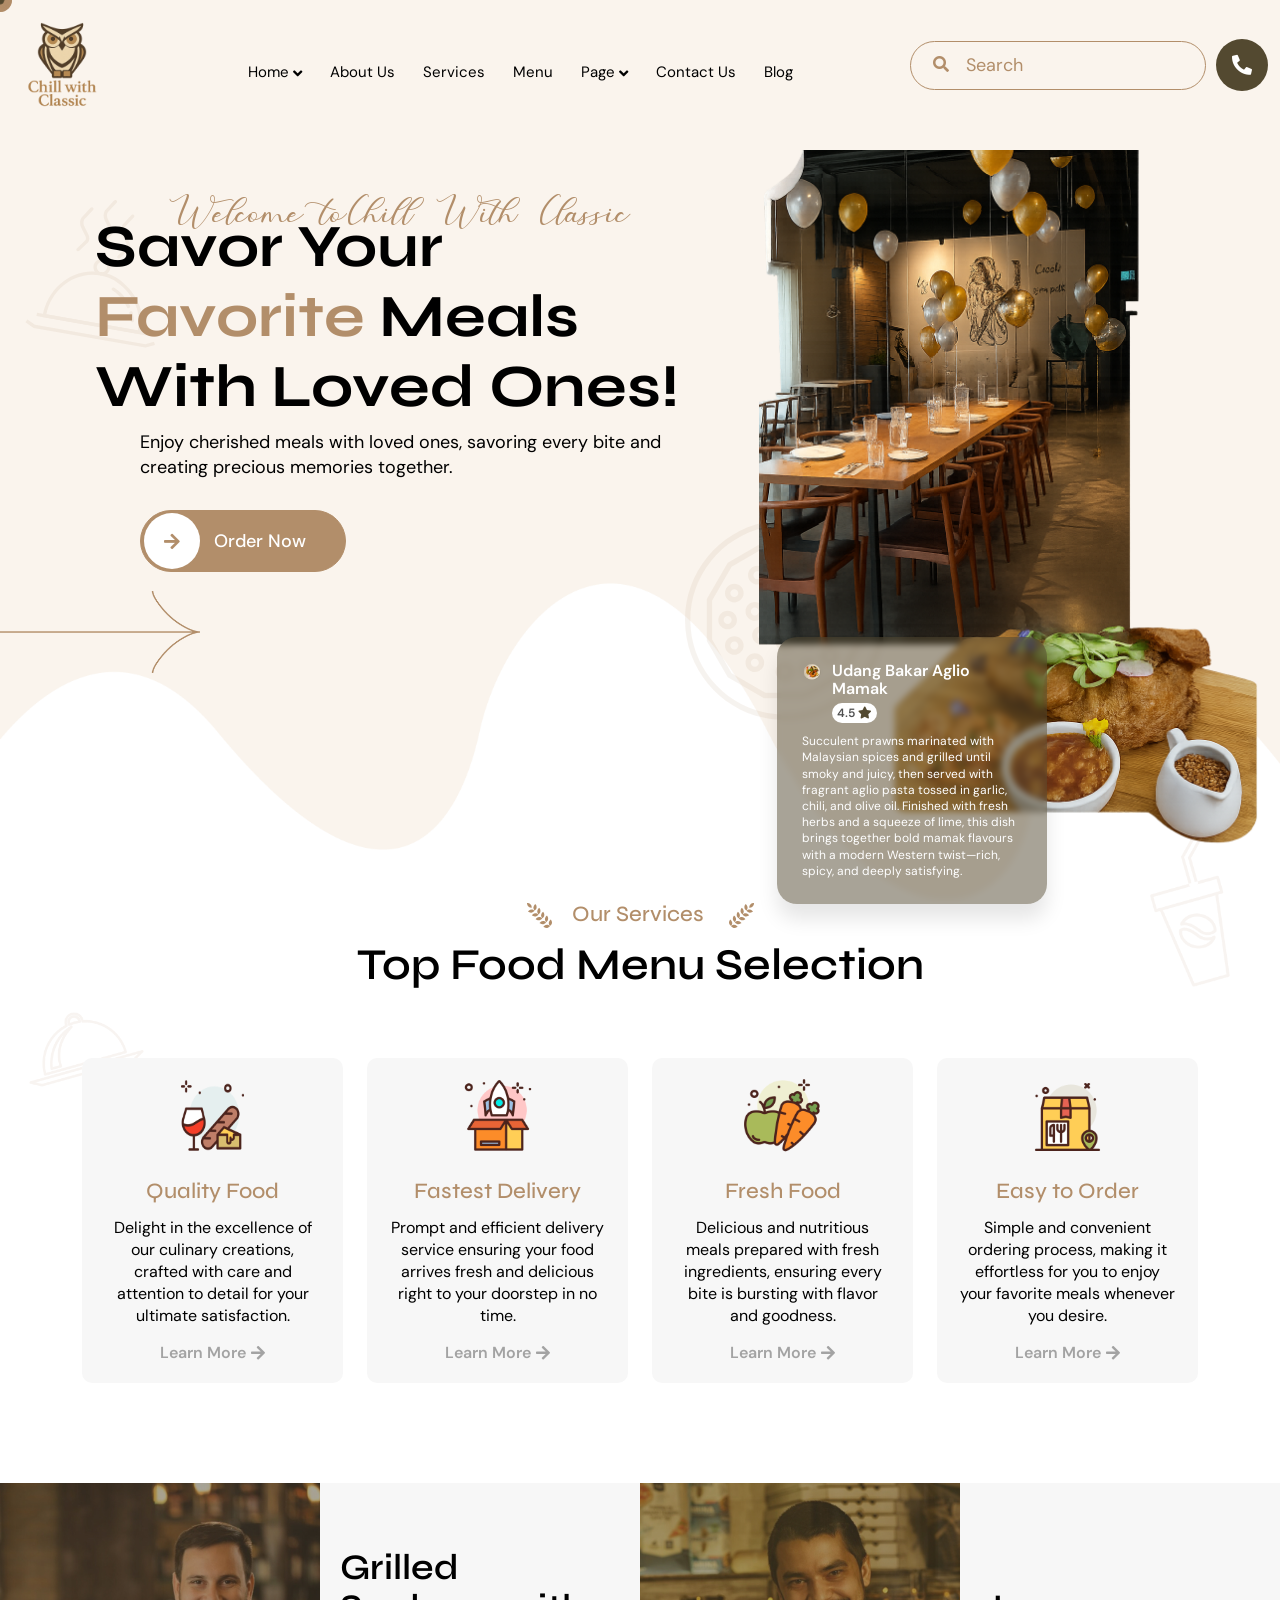
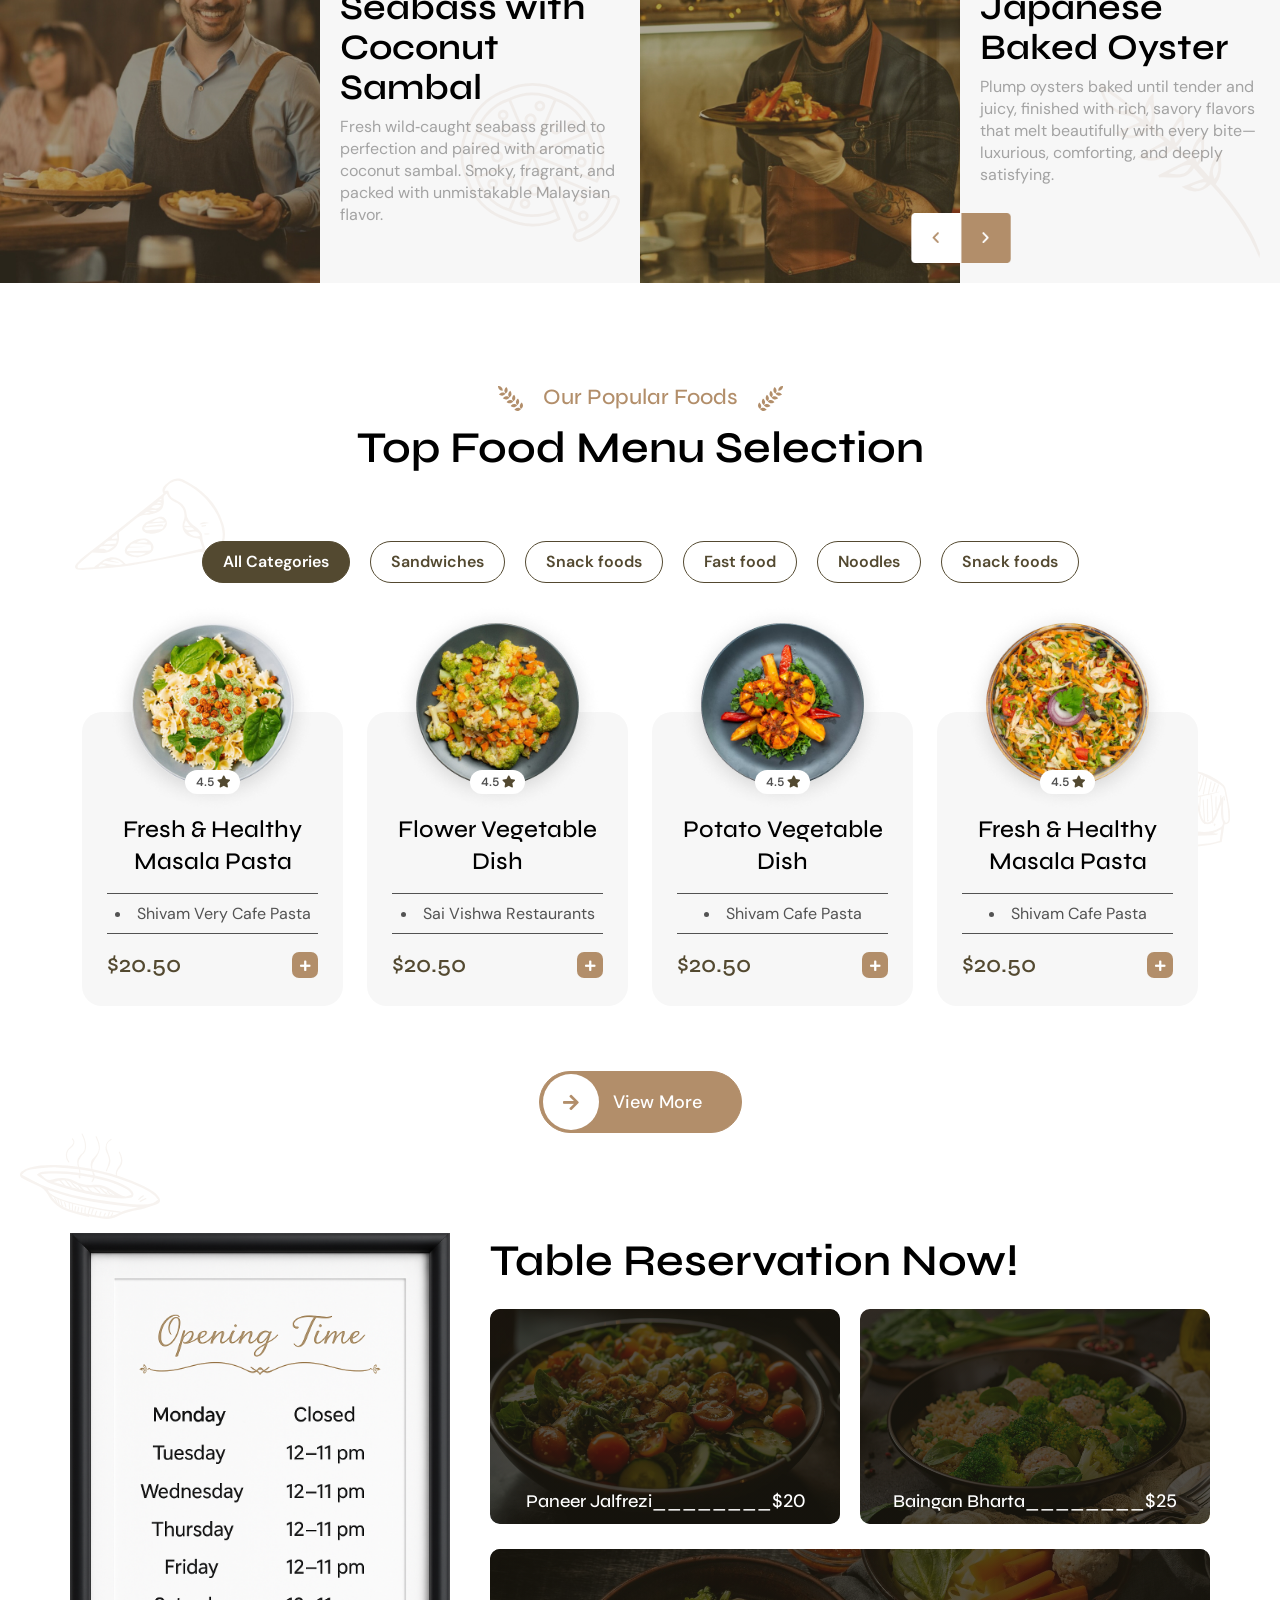
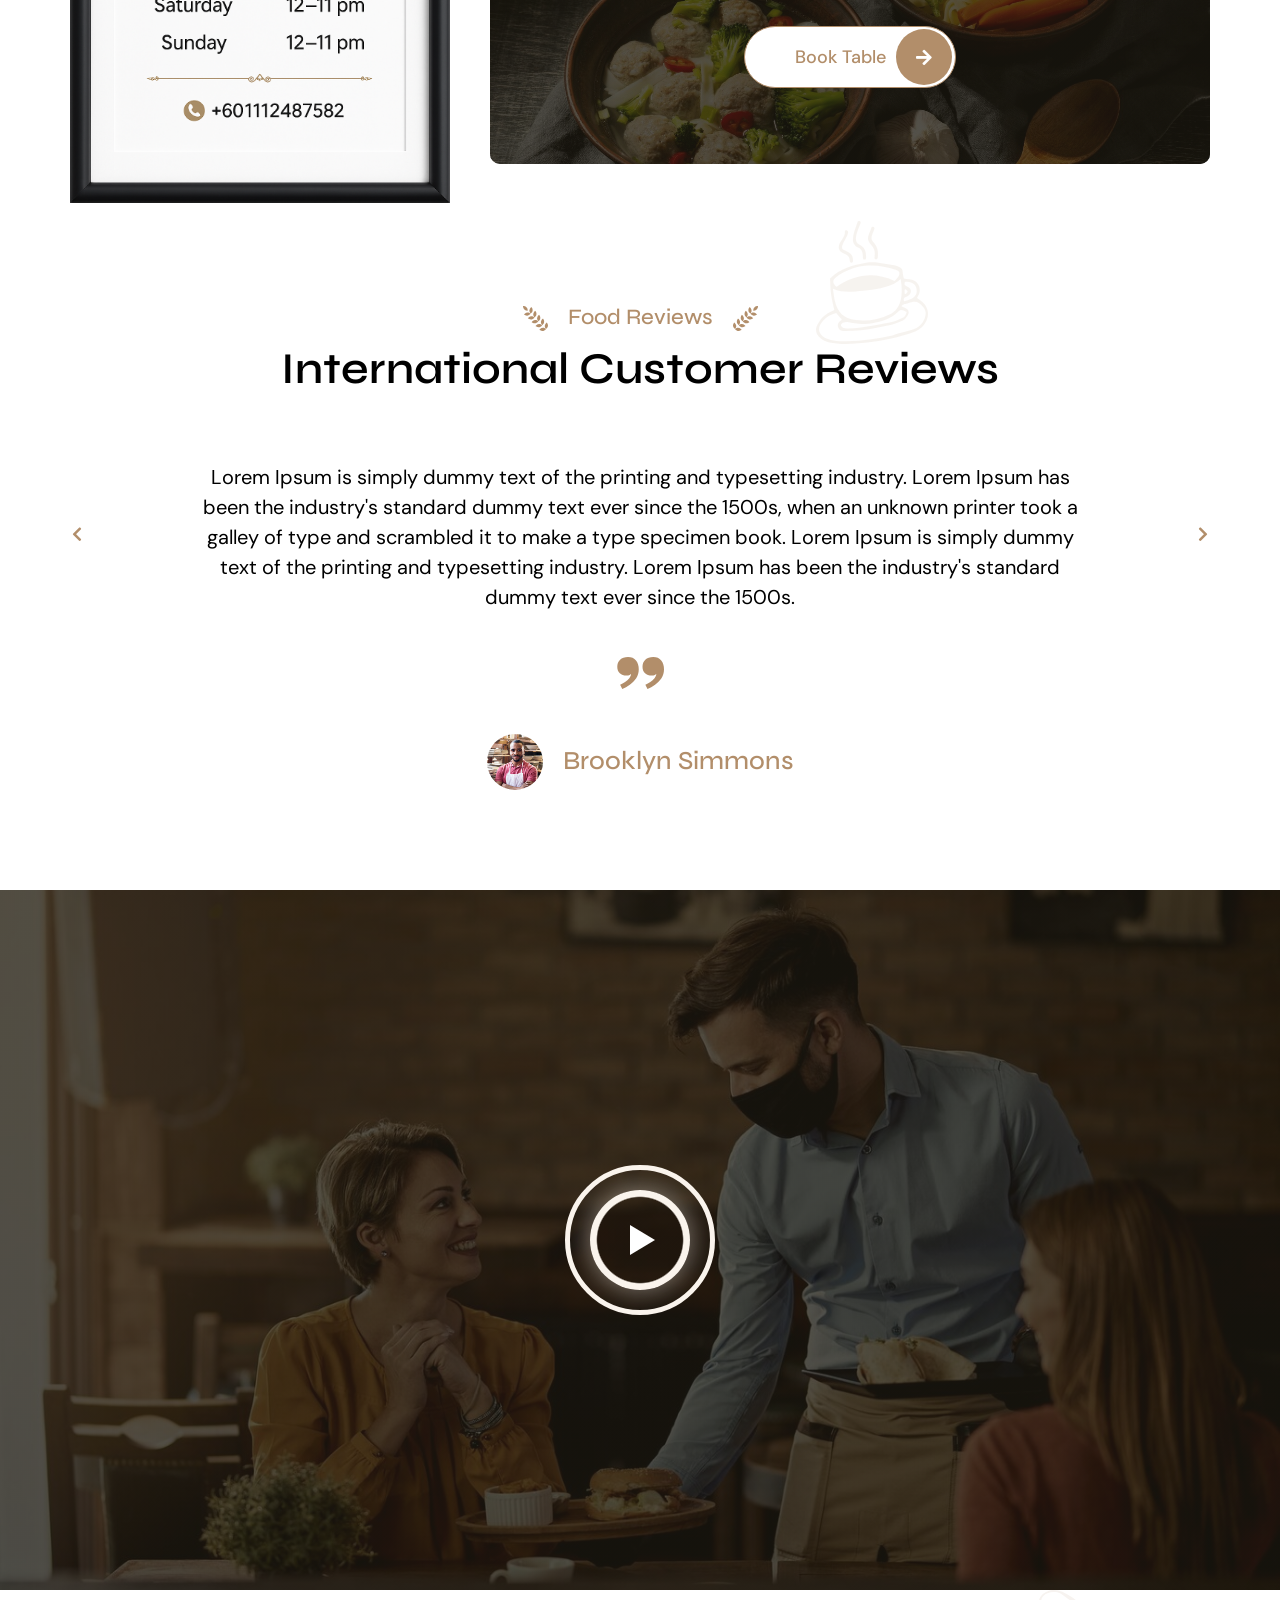
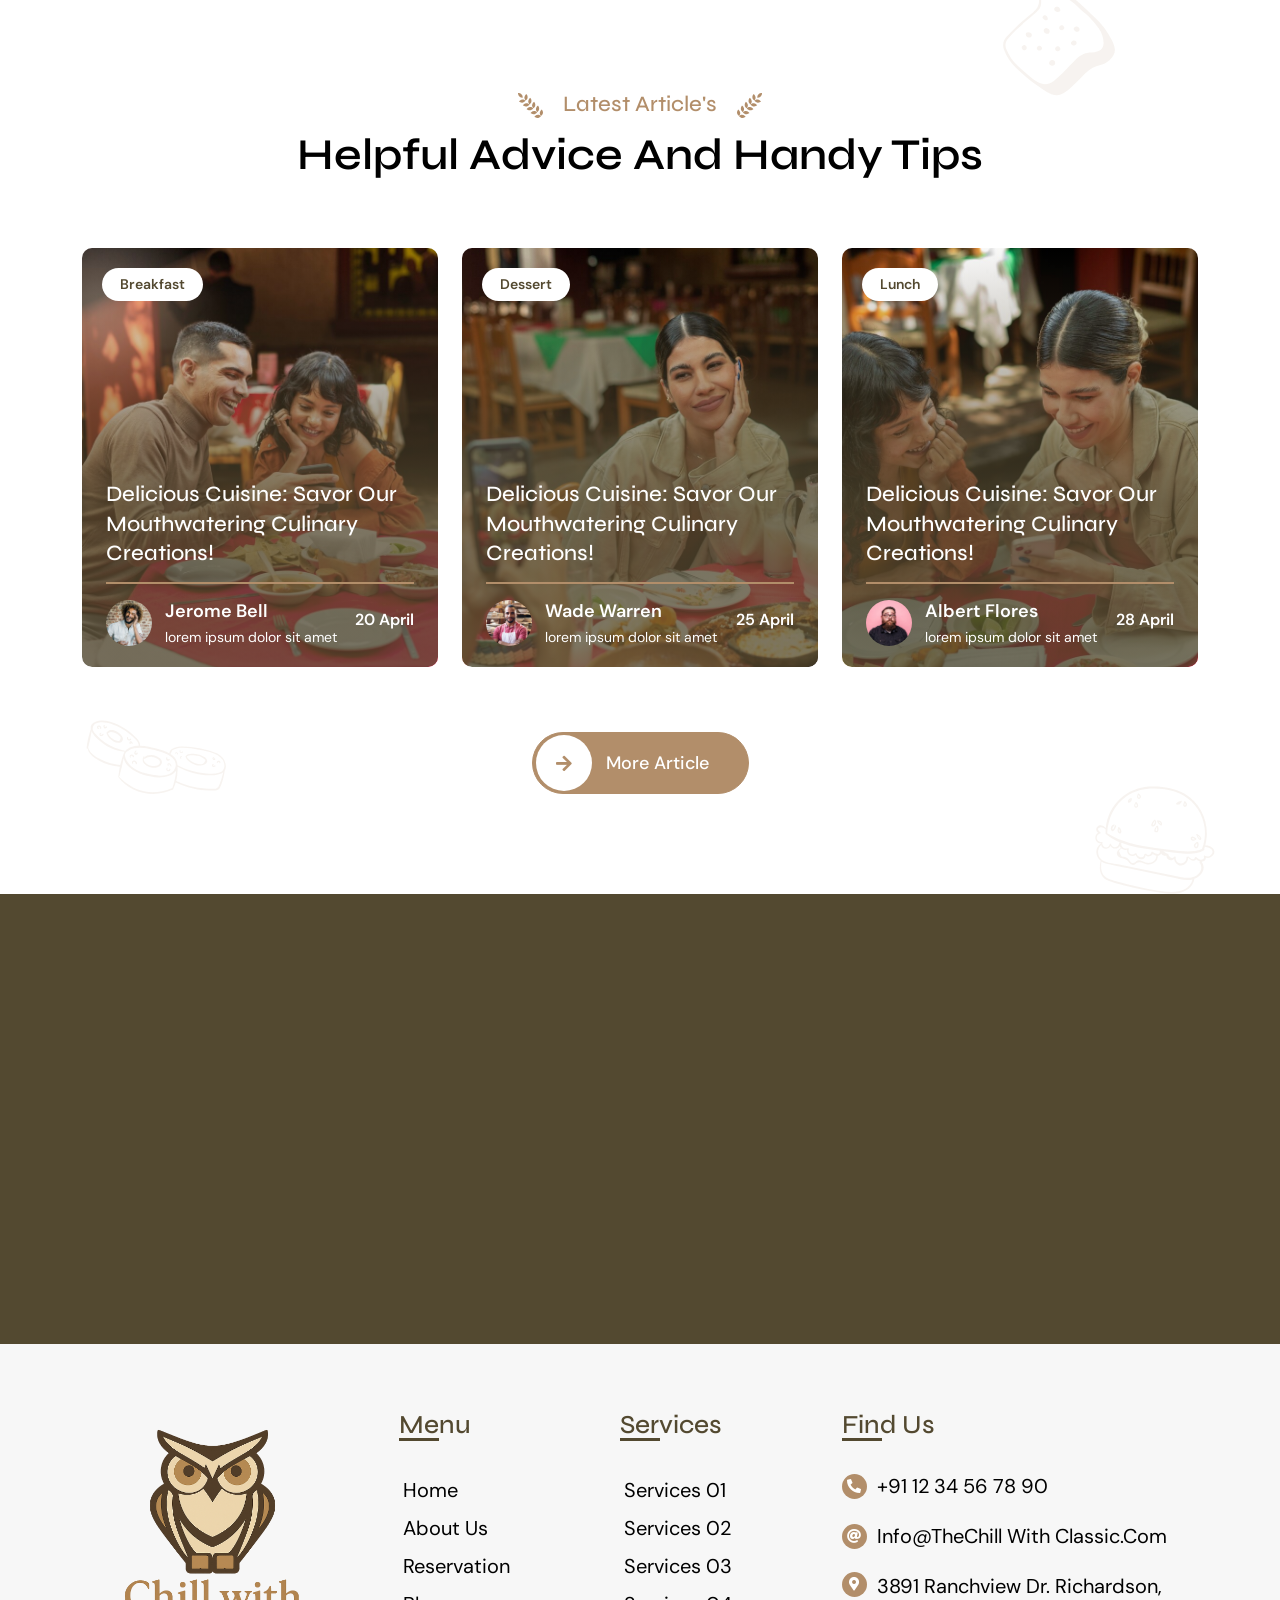
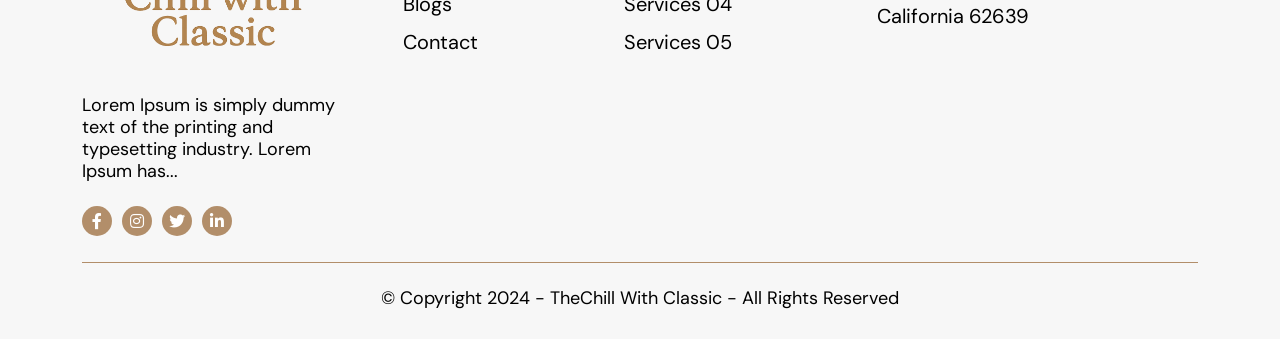
<file: index.html>
<!doctype html>

<html lang="en">
  <head>
    <meta charset="utf-8" />

    <meta
      name="viewport"
      content="width=device-width, initial-scale=1, shrink-to-fit=no"
    />

    <meta http-equiv="X-UA-Compatible" content="IE=edge" />

    <!-- Page Title -->

    <title>Chill With Classic</title>

    <!-- Favicon -->

    <link
      rel="shortcut icon"
      type="image/png"
      href="assets/img/cafika-favicon.svg"
    />

    <!-- Google Fonts -->

    <link rel="preconnect" href="https://fonts.googleapis.com" />

    <link rel="preconnect" href="https://fonts.gstatic.com" crossorigin />

    <link
      href="https://fonts.googleapis.com/css2?family=DM+Sans:ital,opsz,wght@0,9..40,100..1000;1,9..40,100..1000&family=Syne:wght@400..800&display=swap"
      rel="stylesheet"
    />

    <!-- CSS Files -->

    <!--==== Bootstrap css file ====-->

    <link rel="stylesheet" href="assets/css/bootstrap.min.css" />

    <!--==== Font-Awesome css file ====-->

    <link rel="stylesheet" href="assets/css/all.min.css" />

    <!--==== Swiper ====-->

    <link rel="stylesheet" href="assets/plugins/swiper/swiper-bundle.min.css" />

    <!--==== Slick ====-->

    <link
      rel="stylesheet"
      type="text/css"
      href="assets/plugins/slick/slick.css"
    />

    <!--==== glightbox ====-->

    <link
      rel="stylesheet"
      href="assets/plugins/glightbox/css/glightbox.min.css"
    />

    <!--==== Aos ====-->

    <link href="assets/plugins/aos/aos.css" rel="stylesheet" />

    <!--==== Style css file ====-->

    <link rel="stylesheet" href="assets/css/style.css" />

    <link rel="stylesheet" href="assets/css/header-one.css" />

    <!--==== Responsive css file ====-->

    <link rel="stylesheet" href="assets/css/responsive.css" />
  </head>

  <body class="home-page-one">
    <!-- Cursor -->

    <div class="circle"></div>

    <div class="circle"></div>

    <div class="circle"></div>

    <div class="circle"></div>

    <div class="circle"></div>

    <div class="circle"></div>

    <div class="circle"></div>

    <div class="circle"></div>

    <div class="circle"></div>

    <div class="circle"></div>

    <div class="circle"></div>

    <div class="circle"></div>

    <div class="circle"></div>

    <div class="circle"></div>

    <div class="circle"></div>

    <div class="circle"></div>

    <div class="circle"></div>

    <div class="circle"></div>

    <div class="circle"></div>

    <div class="circle"></div>

    <!--End Cursor -->

    <!-- Preloader -->

    <div id="preloader"></div>

    <!--End  Preloader -->

    <!-- Main header -->

    <header class="header-one fixed-top" id="header">
      <nav class="navbar navbar-expand-lg navbar-light">
        <div class="container-fluid">
          <a class="navbar-brand" href="index.html"
            ><img src="assets/img/the-cafika-logos.png" alt="logo"
          /></a>

          <button
            class="navbar-toggler collapsed"
            type="button"
            data-bs-toggle="collapse"
            data-bs-target="#navbarSupportedContent"
            aria-controls="navbarSupportedContent"
            aria-expanded="false"
            aria-label="Toggle navigation"
          >
            <span class="navbar-toggler-icon"></span>
          </button>

          <div class="collapse navbar-collapse" id="navbarSupportedContent">
            <ul class="navbar-nav m-auto mb-2 mb-lg-0">
              <li class="nav-item dropdown">
                <a
                  class="nav-link dropdown-toggle"
                  href="index.html"
                  role="button"
                  data-bs-toggle="dropdown"
                  aria-expanded="false"
                >
                  Home
                </a>
              </li>

              <li class="nav-item">
                <a class="nav-link" href="about-us.html">About Us</a>
              </li>

              <li class="nav-item">
                <a class="nav-link" href="services.html">Services</a>
              </li>

              <li class="nav-item">
                <a class="nav-link" href="our-menu.html">Menu</a>
              </li>

              <li class="nav-item dropdown">
                <a
                  class="nav-link dropdown-toggle"
                  href="javascript:void(0)"
                  id="navbarDropdown"
                  role="button"
                  data-bs-toggle="dropdown"
                  aria-expanded="false"
                >
                  Page
                </a>

                <ul class="dropdown-menu" aria-labelledby="navbarDropdown">
                  <li>
                    <a class="dropdown-item" href="reservation.html"
                      >Reservation</a
                    >
                  </li>

                  <li>
                    <a class="dropdown-item" href="product-details.html"
                      >Product Details</a
                    >
                  </li>

                  <li>
                    <a class="dropdown-item" href="blog-details.html"
                      >Blog Details</a
                    >
                  </li>

                  <li>
                    <a class="dropdown-item" href="team-chefs.html"
                      >Team Chef's</a
                    >
                  </li>

                  <li>
                    <a class="dropdown-item" href="error-page.html">404 Page</a>
                  </li>
                </ul>
              </li>

              <li class="nav-item">
                <a class="nav-link" href="contact-us.html">Contact Us</a>
              </li>

              <li class="nav-item">
                <a class="nav-link" href="blog.html">Blog</a>
              </li>
            </ul>

            <form class="d-flex serach-bar">
              <div class="form-group position-relative">
                <i class="fas fa-search"></i>

                <input
                  class="form-control me-2"
                  type="search"
                  placeholder="Search"
                  aria-label="Search"
                />
              </div>
            </form>

            <a href="tell:911234567" class="phone-btn"
              ><i class="fas fa-phone-alt"></i
            ></a>
          </div>
        </div>
      </nav>
    </header>

    <!-- End of Main header -->

    <main>
      <!-- Banner section -->

      <section class="banner-one position-relative" id="hero">
        <img
          src="assets/img/arrow-icon.png"
          alt="vector"
          class="arrow-icon"
          data-aos="fade-up"
          data-aos-delay="300"
        />

        <div class="rotet">
          <img src="assets/img/vector-icon-14.svg" alt="" class="center-icon" />
        </div>

        <img
          src="assets/img/vector-icon-16.svg"
          alt="vector"
          class="left-icon"
          data-aos="fade-left"
          data-aos-delay="700"
        />

        <div class="container-fluid">
          <div class="row">
            <div
              class="col-lg-7 col-md-6"
              data-aos="fade-right"
              data-aos-delay="100"
            >
              <div class="banner-detail">
                <div class="banner-text">
                  <h5 class="font-thank-you" data-aos="fade-down">
                    WelcomeToChill With Classic
                  </h5>

                  <h1 data-aos="zoom-in-up">
                    Savor Your
                    <span style="color: #b28e6a">Favorite</span> Meals With
                    Loved Ones!
                  </h1>

                  <div class="banner-sub-text">
                    <p data-aos="fade-up" data-aos-delay="200">
                      Enjoy cherished meals with loved ones, savoring every bite
                      and creating precious memories together.
                    </p>

                    <div data-aos="zoom-in" data-aos-delay="900">
                      <a href="contact-us.html" class="primary-btn"
                        ><span>Order Now</span></a
                      >
                    </div>
                  </div>
                </div>
              </div>
            </div>

            <div
              class="col-lg-5 col-md-6 position-relative"
              data-aos="fade-left"
              data-aos-delay="100"
            >
              <div class="banner-right-img" data-aos="zoom-in-up">
                <img src="assets/img/home-one-hero-imgs.png" alt="banner" />
              </div>

              <div class="icon-box" data-aos="zoom-in" data-aos-delay="200">
                <div class="d-flex">
                  <img
                    src="assets/img/chana-masala-vector.png"
                    alt="vector"
                    data-aos="fade-up"
                    data-aos-delay="300"
                    class="ikkanbakkar"
                  />

                  <div
                    class="box-title"
                    data-aos="fade-right"
                    data-aos-delay="400"
                  >
                    <h5>Udang Bakar Aglio Mamak</h5>

                    <span>4.5<i class="fas fa-star"></i></span>
                  </div>
                </div>

                <p data-aos="fade-up" data-aos-delay="500">
                  Succulent prawns marinated with Malaysian spices and grilled
                  until smoky and juicy, then served with fragrant aglio pasta
                  tossed in garlic, chili, and olive oil. Finished with fresh
                  herbs and a squeeze of lime, this dish brings together bold
                  mamak flavours with a modern Western twist—rich, spicy, and
                  deeply satisfying.
                </p>
              </div>
            </div>
          </div>
        </div>
      </section>

      <!-- End of Banner section -->

      <!-- Our Services -->

      <section
        class="our-services-one position-relative"
        id="services"
        data-aos="fade-in"
      >
        <div class="container">
          <img
            class="area-img-left"
            src="assets/img/vector-icon-01.png"
            alt="food"
            data-aos="fade-right"
            data-aos-delay="200"
          />

          <img
            class="area-img-right"
            src="assets/img/vector-icon-02.png"
            alt="food"
            data-aos="fade-left"
            data-aos-delay="200"
          />

          <div class="main-title" data-aos="fade-up" data-aos-delay="100">
            <h3>
              <img
                src="assets/img/left-leaf-icon.svg"
                alt="leaf"
                data-aos="zoom-in"
                data-aos-delay="300"
              />Our Services

              <img
                src="assets/img/right-leaf-Icon.svg"
                alt="leaf"
                data-aos="zoom-in"
                data-aos-delay="300"
              />
            </h3>

            <h2>Top Food Menu Selection</h2>
          </div>

          <div class="row">
            <div
              class="col-lg-3 col-sm-6"
              data-aos="fade-up"
              data-aos-delay="200"
            >
              <div class="services-box">
                <img
                  src="assets/img/services-icon-1.svg"
                  alt="Food-icon"
                  data-aos="zoom-in"
                  data-aos-delay="300"
                />

                <h6>Quality Food</h6>

                <p>
                  Delight in the excellence of our culinary creations, crafted
                  with care and attention to detail for your ultimate
                  satisfaction.
                </p>

                <a href="services.html"
                  >Learn More <i class="fas fa-arrow-right"></i
                ></a>
              </div>
            </div>

            <div
              class="col-lg-3 col-sm-6"
              data-aos="fade-up"
              data-aos-delay="300"
            >
              <div class="services-box">
                <img
                  src="assets/img/services-icon-2.svg"
                  alt="Food-icon"
                  data-aos="zoom-in"
                  data-aos-delay="400"
                />

                <h6>Fastest Delivery</h6>

                <p>
                  Prompt and efficient delivery service ensuring your food
                  arrives fresh and delicious right to your doorstep in no time.
                </p>

                <a href="services.html"
                  >Learn More <i class="fas fa-arrow-right"></i
                ></a>
              </div>
            </div>

            <div
              class="col-lg-3 col-sm-6"
              data-aos="fade-up"
              data-aos-delay="400"
            >
              <div class="services-box">
                <img
                  src="assets/img/services-icon-3.svg"
                  alt="Food-icon"
                  data-aos="zoom-in"
                  data-aos-delay="500"
                />

                <h6>Fresh Food</h6>

                <p>
                  Delicious and nutritious meals prepared with fresh
                  ingredients, ensuring every bite is bursting with flavor and
                  goodness.
                </p>

                <a href="services.html"
                  >Learn More <i class="fas fa-arrow-right"></i
                ></a>
              </div>
            </div>

            <div
              class="col-lg-3 col-sm-6"
              data-aos="fade-up"
              data-aos-delay="500"
            >
              <div class="services-box">
                <img
                  src="assets/img/services-icon-4.svg"
                  alt="Food-icon"
                  data-aos="zoom-in"
                  data-aos-delay="600"
                />

                <h6>Easy to Order</h6>

                <p>
                  Simple and convenient ordering process, making it effortless
                  for you to enjoy your favorite meals whenever you desire.
                </p>

                <a href="services.html"
                  >Learn More <i class="fas fa-arrow-right"></i
                ></a>
              </div>
            </div>
          </div>
        </div>
      </section>

      <!-- End of Our Services -->

      <!-- our specialties section -->

      <section class="specialties-one" id="slider">
        <div class="container-fluid px-0">
          <div
            class="specialties-slider-div position-relative"
            data-aos="fade-up"
          >
            <div class="row g-0 specialties-slider">
              <div class="col-lg-6 specialties-item">
                <div class="specialties-slider-detail">
                  <div class="specialties-img">
                    <img src="assets/img/slider-img-1.jpg" alt="slider-img" />
                  </div>

                  <div class="specialties-content position-relative">
                    <h3></h3>

                    <h2>Grilled Seabass with Coconut Sambal</h2>

                    <p>
                      Fresh wild‑caught seabass grilled to perfection and paired
                      with aromatic coconut sambal. Smoky, fragrant, and packed
                      with unmistakable Malaysian flavor.
                    </p>

                    <img src="assets/img/vector-icon-04.svg" alt="vector" />
                  </div>
                </div>
              </div>

              <div class="col-lg-6 specialties-item">
                <div class="specialties-slider-detail">
                  <div class="specialties-img">
                    <img src="assets/img/slider-img-2.jpg" alt="slider-img" />
                  </div>

                  <div class="specialties-content position-relative">
                    <h3></h3>

                    <h2>Japanese Baked Oyster</h2>

                    <p>
                      Plump oysters baked until tender and juicy, finished with
                      rich, savory flavors that melt beautifully with every
                      bite—luxurious, comforting, and deeply satisfying.
                    </p>

                    <img src="assets/img/vector-icon-03.svg" alt="vector" />
                  </div>
                </div>
              </div>

              <div class="col-lg-6 specialties-item">
                <div class="specialties-slider-detail">
                  <div class="specialties-img">
                    <img src="assets/img/slider-img-1.jpg" alt="slider-img" />
                  </div>

                  <div class="specialties-content position-relative">
                    <h3></h3>

                    <h2>Unagi Bruschetta</h2>

                    <p>
                      Crispy garlic bread topped with tender Japanese eel, fresh
                      herbs, and delicate savory notes—a perfect balance of
                      crunch, sweetness, and umami.
                    </p>

                    <img src="assets/img/vector-icon-04.svg" alt="vector" />
                  </div>
                </div>
              </div>

              <div class="col-lg-6 specialties-item">
                <div class="specialties-slider-detail">
                  <div class="specialties-img">
                    <img src="assets/img/slider-img-2.jpg" alt="slider-img" />
                  </div>

                  <div class="specialties-content position-relative">
                    <h3></h3>

                    <h2>Rock Honey Glazed Chicken Rice</h2>

                    <p>
                      Succulent chicken glazed with irresistible rock honey and
                      served with fragrant rice. Sweet, savory, and
                      comforting—an all‑time crowd favorite done right.
                    </p>

                    <img src="assets/img/vector-icon-03.svg" alt="vector" />
                  </div>
                </div>
              </div>
            </div>

            <div class="custom-arrow d-flex">
              <button class="prev">
                <img src="assets/img/privous-arrow.png" alt="prev" />
              </button>

              <button class="next">
                <img src="assets/img/next-arrow.png" alt="next" />
              </button>
            </div>
          </div>
        </div>
      </section>

      <!-- End of  our specialties section -->

      <!-- Popular Foods section -->

      <section class="popular-food-one position-relative" id="popular-food">
        <img
          class="popular-img-left"
          src="assets/img/vector-icon-05.svg"
          alt="food"
          data-aos="fade-right"
          data-aos-delay="100"
        />

        <img
          class="popular-img-right"
          src="assets/img/vector-icon-06.svg"
          alt="food"
          data-aos="fade-left"
          data-aos-delay="100"
        />

        <div class="main-title" data-aos="fade-up" data-aos-delay="200">
          <h3>
            <img src="assets/img/left-leaf-icon.svg" alt="leaf" />Our Popular
            Foods<img src="assets/img/right-leaf-Icon.svg" alt="leaf" />
          </h3>

          <h2>Top Food Menu Selection</h2>
        </div>

        <div class="container">
          <div
            class="isotope-layout"
            data-default-filter="*"
            data-layout="masonry"
            data-sort="original-order"
          >
            <ul
              class="portfolio-filters isotope-filters nav nav-pills"
              data-aos="fade-up"
              data-aos-delay="300"
            >
              <li data-filter="*" class="filter-active nav-item nav-link">
                All Categories
              </li>

              <li data-filter=".filter-sandwiches" class="nav-item nav-link">
                Sandwiches
              </li>

              <li data-filter=".filter-snack-foods" class="nav-item nav-link">
                Snack foods
              </li>

              <li data-filter=".filter-fast-food" class="nav-item nav-link">
                Fast food
              </li>

              <li data-filter=".filter-noodles" class="nav-item nav-link">
                Noodles
              </li>

              <li data-filter=".filter-snack-foods" class="nav-item nav-link">
                Snack foods
              </li>
            </ul>

            <div class="row isotope-container">
              <div
                class="col-lg-3 col-md-4 col-6 portfolio-item isotope-item filter-sandwiches"
              >
                <div class="item-box position-relative">
                  <img src="assets/img/masala-pasta-img.png" alt="pasta" />

                  <span>4.5<i class="fas fa-star"></i></span>

                  <h3>Fresh & Healthy Masala Pasta</h3>

                  <div class="divider">
                    <li>Shivam Very Cafe Pasta</li>
                  </div>

                  <div
                    class="d-flex price justify-content-between align-items-center"
                  >
                    <h4>$20.50</h4>

                    <div class="plus-bg">
                      <a href="our-menu.html"><i class="fas fa-plus"></i></a>
                    </div>
                  </div>
                </div>
              </div>

              <div
                class="col-lg-3 col-md-4 col-6 portfolio-item isotope-item filter-snack-foods"
              >
                <div class="item-box position-relative">
                  <img src="assets/img/vegetable-dish-img.png" alt="pasta" />

                  <span>4.5<i class="fas fa-star"></i></span>

                  <h3>Flower Vegetable Dish</h3>

                  <div class="divider">
                    <li>Sai Vishwa Restaurants</li>
                  </div>

                  <div
                    class="d-flex price justify-content-between align-items-center"
                  >
                    <h4>$20.50</h4>

                    <div class="plus-bg">
                      <a href="our-menu.html"><i class="fas fa-plus"></i></a>
                    </div>
                  </div>
                </div>
              </div>

              <div
                class="col-lg-3 col-md-4 col-6 portfolio-item isotope-item filter-fast-food"
              >
                <div class="item-box position-relative">
                  <img src="assets/img/potato.png" alt="pasta" />

                  <span>4.5<i class="fas fa-star"></i></span>

                  <h3>Potato Vegetable Dish</h3>

                  <div class="divider">
                    <li>Shivam Cafe Pasta</li>
                  </div>

                  <div
                    class="d-flex price justify-content-between align-items-center"
                  >
                    <h4>$20.50</h4>

                    <div class="plus-bg">
                      <a href="our-menu.html"><i class="fas fa-plus"></i></a>
                    </div>
                  </div>
                </div>
              </div>

              <div
                class="col-lg-3 col-md-4 col-6 portfolio-item isotope-item filter-noodles"
              >
                <div class="item-box position-relative">
                  <img
                    src="assets/img/fresh-and-healthy-food.png"
                    alt="pasta"
                  />

                  <span>4.5<i class="fas fa-star"></i></span>

                  <h3>Fresh & Healthy Masala Pasta</h3>

                  <div class="divider">
                    <li>Shivam Cafe Pasta</li>
                  </div>

                  <div
                    class="d-flex price justify-content-between align-items-center"
                  >
                    <h4>$20.50</h4>

                    <div class="plus-bg">
                      <a href="our-menu.html"><i class="fas fa-plus"></i></a>
                    </div>
                  </div>
                </div>
              </div>
            </div>

            <div class="viwe-more-btn" data-aos="fade-up" data-aos-delay="900">
              <a href="our-menu.html" class="primary-btn"
                ><span>View More</span></a
              >
            </div>
          </div>
        </div>
      </section>

      <!-- End of Popular Foods section -->

      <!-- Table Reservation section -->

      <section class="table-reservation-one position-relative">
        <div class="container">
          <img
            src="assets/img/vector-icon-07.svg"
            class="table-left"
            alt="food"
            data-aos="fade-left"
            data-aos-delay="100"
          />

          <div class="row table-slider">
            <div
              class="col-lg-4 col-md-6 px-0"
              data-aos="fade-right"
              data-aos-delay="200"
            >
              <img
                src="assets/img/time-table.jpg"
                alt="time-table"
                class="time-table"
              />
            </div>

            <div
              class="col-lg-8 px-0 table-box"
              data-aos="fade-left"
              data-aos-delay="300"
            >
              <div class="main-title" data-aos="fade-up" data-aos-delay="400">
                <h2>Table Reservation Now!</h2>
              </div>

              <div class="row g-0 justify-content-between">
                <div
                  class="col-lg-6 col-md-6 px-0"
                  data-aos="flip-up"
                  data-aos-delay="500"
                >
                  <div
                    class="bg-box-one d-flex align-items-end justify-content-center"
                  >
                    <h3>Paneer Jalfrezi________</h3>

                    <p>$20</p>
                  </div>
                </div>

                <div
                  class="col-lg-6 col-md-6 px-0"
                  data-aos="flip-up"
                  data-aos-delay="600"
                >
                  <div
                    class="bg-box-two d-flex align-items-end justify-content-center"
                  >
                    <h3>Baingan Bharta________</h3>

                    <p>$25</p>
                  </div>
                </div>
              </div>

              <div
                class="col-lg-12 col-md-12"
                data-aos="zoom-in-up"
                data-aos-delay="700"
              >
                <div class="bg-box-three book-table">
                  <a href="contact-us.html" class="primary-btn"
                    ><span>Book Table</span></a
                  >
                </div>
              </div>
            </div>
          </div>
        </div>
      </section>

      <!-- End of Table Reservation section -->

      <!-- Food Reviews section -->

      <section class="food-reviews-one">
        <div class="container-md position-relative">
          <img
            class="food-reviews-left"
            src="assets/img/vector-icon-08.svg"
            alt="food"
          />

          <div class="main-title" data-aos="fade-up" data-aos-delay="200">
            <h3>
              <img src="assets/img/left-leaf-icon.svg" alt="leaf" />Food
              Reviews<img src="assets/img/right-leaf-Icon.svg" alt="leaf" />
            </h3>

            <h2>International Customer Reviews</h2>
          </div>

          <div class="row reviews">
            <div class="col-12 review-slide">
              <p>
                Lorem Ipsum is simply dummy text of the printing and typesetting
                industry. Lorem Ipsum has been the industry's standard dummy
                text ever since the 1500s, when an unknown printer took a galley
                of type and scrambled it to make a type specimen book. Lorem
                Ipsum is simply dummy text of the printing and typesetting
                industry. Lorem Ipsum has been the industry's standard dummy
                text ever since the 1500s.
              </p>

              <div class="quote">
                <img src="assets/img/quote-icon.svg" alt="quote" />
              </div>

              <div
                class="author d-flex justify-content-center align-items-center"
              >
                <img src="assets/img/author-icon-1.png" alt="author" />

                <h3>Brooklyn Simmons</h3>
              </div>
            </div>

            <div class="col-12 review-slide">
              <p>
                Lorem Ipsum is simply dummy text of the printing and typesetting
                industry. Lorem Ipsum has been the industry's standard dummy
                text ever since the 1500s, when an unknown printer took a galley
                of type and scrambled it to make a type specimen book. Lorem
                Ipsum is simply dummy text of the printing and typesetting
                industry. Lorem Ipsum has been the industry's standard dummy
                text ever since the 1500s.
              </p>

              <div class="quote">
                <img src="assets/img/quote-icon.svg" alt="quote" />
              </div>

              <div
                class="author d-flex justify-content-center align-items-center"
              >
                <img src="assets/img/author-icon-1.png" alt="author" />

                <h3>Brooklyn Simmons</h3>
              </div>
            </div>

            <div class="col-12 review-slide">
              <p>
                Lorem Ipsum is simply dummy text of the printing and typesetting
                industry. Lorem Ipsum has been the industry's standard dummy
                text ever since the 1500s, when an unknown printer took a galley
                of type and scrambled it to make a type specimen book. Lorem
                Ipsum is simply dummy text of the printing and typesetting
                industry. Lorem Ipsum has been the industry's standard dummy
                text ever since the 1500s.
              </p>

              <div class="quote">
                <img src="assets/img/quote-icon.svg" alt="quote" />
              </div>

              <div
                class="author d-flex justify-content-center align-items-center"
              >
                <img src="assets/img/author-icon-1.png" alt="author" />

                <h3>Brooklyn Simmons</h3>
              </div>
            </div>

            <div class="col-12 review-slide">
              <p>
                Lorem Ipsum is simply dummy text of the printing and typesetting
                industry. Lorem Ipsum has been the industry's standard dummy
                text ever since the 1500s, when an unknown printer took a galley
                of type and scrambled it to make a type specimen book. Lorem
                Ipsum is simply dummy text of the printing and typesetting
                industry. Lorem Ipsum has been the industry's standard dummy
                text ever since the 1500s.
              </p>

              <div class="quote">
                <img src="assets/img/quote-icon.svg" alt="quote" />
              </div>

              <div
                class="author d-flex justify-content-center align-items-center"
              >
                <img src="assets/img/author-icon-1.png" alt="author" />

                <h3>Brooklyn Simmons</h3>
              </div>
            </div>
          </div>

          <div class="arrow-icons">
            <button class="left-arrow">
              <i class="fas fa-chevron-left"></i>
            </button>

            <button class="right-arrow">
              <i class="fas fa-chevron-right"></i>
            </button>
          </div>
        </div>
      </section>

      <!-- End of Food Reviews section -->

      <!-- video section -->

      <section class="video-section" data-aos="fade-up" data-aos-delay="100">
        <div class="container-fluid px-0">
          <div class="play-icon" data-aos="zoom-in" data-aos-delay="200">
            <a
              class="play-btn glightbox"
              href="https://youtu.be/78z9wfm-Gtg?si=yA2lp5ezdj0Vh8Vq"
            >
            </a>
          </div>
        </div>
      </section>

      <!-- End of video section -->

      <!-- Blog Section -->

      <section
        class="blog-one position-relative"
        data-aos="fade-up"
        data-aos-delay="100"
      >
        <div class="container">
          <img
            class="blog-right-img"
            src="assets/img/vector-icon-09.svg"
            alt="food"
            data-aos="fade-left"
            data-aos-delay="200"
          />

          <img
            class="blog-bottom-img"
            src="assets/img/vector-icon-10.svg"
            alt="food"
            data-aos="fade-up"
            data-aos-delay="300"
          />

          <img
            class="blog-left-img"
            src="assets/img/vector-icon-11.svg"
            alt="food"
            data-aos="fade-right"
            data-aos-delay="400"
          />

          <div class="main-title" data-aos="zoom-in" data-aos-delay="500">
            <h3>
              <img src="assets/img/left-leaf-icon.svg" alt="leaf" />Latest
              Article's<img src="assets/img/right-leaf-Icon.svg" alt="leaf" />
            </h3>

            <h2>Helpful Advice and Handy Tips</h2>
          </div>

          <div class="row">
            <div
              class="col-lg-4 col-md-4 col-sm-6"
              data-aos="fade-up"
              data-aos-delay="600"
            >
              <div class="blog-one-bg">
                <div class="blog-box position-relative">
                  <a href="blog-details.html">Breakfast</a>

                  <div class="blog-text">
                    <h3>
                      Delicious Cuisine: Savor Our Mouthwatering Culinary
                      Creations!
                    </h3>

                    <div class="div-border"></div>

                    <div
                      class="author-box d-flex justify-content-between align-items-center"
                    >
                      <div
                        class="d-flex justify-content-center align-items-center"
                      >
                        <img src="assets/img/jerome-bell.png" alt="author" />

                        <div class="author-text">
                          <h4>Jerome Bell</h4>

                          <p>lorem ipsum dolor sit amet</p>
                        </div>
                      </div>

                      <h4>20 April</h4>
                    </div>
                  </div>
                </div>
              </div>
            </div>

            <div
              class="col-lg-4 col-md-4 col-sm-6"
              data-aos="fade-up"
              data-aos-delay="700"
            >
              <div class="blog-two-bg">
                <div class="blog-box position-relative">
                  <a href="blog-details.html">Dessert</a>

                  <div class="blog-text">
                    <h3>
                      Delicious Cuisine: Savor Our Mouthwatering Culinary
                      Creations!
                    </h3>

                    <div class="div-border"></div>

                    <div
                      class="author-box d-flex justify-content-between align-items-center"
                    >
                      <div
                        class="d-flex justify-content-center align-items-center"
                      >
                        <img src="assets/img/author-icon-1.png" alt="author" />

                        <div class="author-text">
                          <h4>Wade Warren</h4>

                          <p>lorem ipsum dolor sit amet</p>
                        </div>
                      </div>

                      <h4>25 April</h4>
                    </div>
                  </div>
                </div>
              </div>
            </div>

            <div
              class="col-lg-4 col-md-4 col-sm-6"
              data-aos="fade-up"
              data-aos-delay="800"
            >
              <div class="blog-three-bg">
                <div class="blog-box position-relative">
                  <a href="blog-details.html">Lunch</a>

                  <div class="blog-text">
                    <h3>
                      Delicious Cuisine: Savor Our Mouthwatering Culinary
                      Creations!
                    </h3>

                    <div class="div-border"></div>

                    <div
                      class="author-box d-flex justify-content-between align-items-center"
                    >
                      <div
                        class="d-flex justify-content-center align-items-center"
                      >
                        <img src="assets/img/albert-flores.png" alt="author" />

                        <div class="author-text">
                          <h4>Albert Flores</h4>

                          <p>lorem ipsum dolor sit amet</p>
                        </div>
                      </div>

                      <h4>28 April</h4>
                    </div>
                  </div>
                </div>
              </div>
            </div>
          </div>

          <div class="more-article-btn" data-aos="zoom-in" data-aos-delay="900">
            <a href="blog.html" class="primary-btn"
              ><span>More Article</span></a
            >
          </div>
        </div>
      </section>

      <!-- End of Blog-Section  -->

      <!-- Map section -->

      <section class="map">
        <div class="container-fluid px-0">
          <div class="map-overlay">
            <iframe
              class="d-block"
              width="100%"
              height="555"
              scrolling="no"
              loading="lazy"
              style="border: 0"
              src="https://maps.google.com/maps?width=100%25&amp;height=600&amp;hl=en&amp;q=1%20Grafton%20Street,%20Dublin,%20Ireland+(My%20Business%20Name)&amp;t=p&amp;z=14&amp;ie=UTF8&amp;iwloc=B&amp;output=embed"
              data-aos="fade-in"
              data-aos-delay="200"
            >
            </iframe>
          </div>
        </div>
      </section>

      <!-- End of Map section -->
    </main>

    <!-- Footer section -->

    <footer class="footer">
      <div class="container-md">
        <div class="footer-link" data-aos="fade-in" data-aos-delay="100">
          <div class="row justify-content-between">
            <div class="col-lg-3 col-md-6 col-sm-6">
              <div class="footer-col">
                <div class="footer-logo">
                  <a href="index.html"
                    ><img src="assets/img/the-cafika-logos.png" alt="logo"
                  /></a>
                </div>

                <p>
                  Lorem Ipsum is simply dummy text of the printing and
                  typesetting industry. Lorem Ipsum has...
                </p>

                <div class="social-icon d-flex align-items-center">
                  <a href="https://www.facebook.com/" target="_blank"
                    ><i class="fab fa-facebook-f"></i
                  ></a>

                  <a href="https://www.instagram.com/" target="_blank"
                    ><i class="fab fa-instagram"></i
                  ></a>

                  <a href="https://x.com/?lang=en" target="_blank"
                    ><i class="fab fa-twitter"></i
                  ></a>

                  <a href="https://in.linkedin.com/" target="_blank"
                    ><i class="fab fa-linkedin-in"></i
                  ></a>
                </div>
              </div>
            </div>

            <div class="col-lg-2 col-md-6 col-sm-6">
              <div class="footer-col">
                <div class="footer-titel position-relative">
                  <h2>Menu</h2>
                </div>

                <div class="footer-menu">
                  <a href="index.html">Home</a>

                  <a href="about-us.html">About Us</a>

                  <a href="reservation.html">Reservation</a>

                  <a href="blog.html">Blogs</a>

                  <a href="contact-us.html">Contact</a>
                </div>
              </div>
            </div>

            <div class="col-lg-2 col-md-6 col-sm-6">
              <div class="footer-col">
                <div class="footer-titel position-relative">
                  <h2>Services</h2>
                </div>

                <div class="footer-menu">
                  <a href="services.html">Services 01</a>

                  <a href="services.html">Services 02</a>

                  <a href="services.html">Services 03</a>

                  <a href="services.html">Services 04</a>

                  <a href="services.html">Services 05</a>
                </div>
              </div>
            </div>

            <div class="col-lg-4 col-md-6 col-sm-6">
              <div class="footer-col">
                <div class="footer-titel position-relative">
                  <h2>Find Us</h2>
                </div>

                <div class="footer-contact">
                  <ul class="d-flex align-items-center">
                    <li><i class="fas fa-phone-alt"></i></li>

                    <li><a href="tel:911234567890">+91 12 34 56 78 90</a></li>
                  </ul>

                  <ul class="d-flex align-items-center">
                    <li><i class="fas fa-at"></i></li>

                    <li>
                      <a href="mailto:info@theChill With Classic.com"
                        >info@theChill With Classic.com</a
                      >
                    </li>
                  </ul>

                  <ul class="d-flex m-0">
                    <li><i class="fas fa-map-marker-alt"></i></li>

                    <li>
                      <a href="https://maps.google.com/" target="_blank"
                        >3891 Ranchview Dr. Richardson, California 62639</a
                      >
                    </li>
                  </ul>
                </div>
              </div>
            </div>
          </div>
        </div>

        <div class="footer-copyright">
          <div class="bottom-text d-flex justify-content-center">
            <p>
              © Copyright 2024 - theChill With Classic - All Rights Reserved
            </p>
          </div>
        </div>
      </div>
    </footer>

    <!-- End of Footer section -->

    <!-- Back to top -->

    <a
      href="javascript:void(0)"
      class="scroll-top d-flex align-items-center justify-content-center active"
      ><i class="fa fa-angle-up" aria-hidden="true"></i
    ></a>

    <!--End Back to top -->

    <!-- JS Files -->

    <!-- ==== JQuery 3.3.1 js file==== -->

    <script src="assets/js/jquery-3.3.1.min.js"></script>

    <!-- ==== Bootstrap js file==== -->

    <script src="assets/js/bootstrap.bundle.min.js"></script>

    <!-- ====Swiper==== -->

    <script src="assets/plugins/swiper/swiper-bundle.min.js"></script>

    <!-- ====Slick-slider====-->

    <script src="assets/plugins/slick/slick.min.js"></script>

    <!--==== glightbox ====-->

    <script src="assets/plugins/glightbox/js/glightbox.min.js"></script>

    <!-- ====Aos====-->

    <script src="assets/plugins/aos/aos.js"></script>

    <!-- ====images loaded==== -->

    <script src="assets/plugins/imagesloaded/imagesloaded.pkgd.min.js"></script>

    <!-- ====isotope layout==== -->

    <script src="assets/plugins/isotope-layout/isotope.pkgd.js"></script>

    <!-- ==== Script js file==== -->

    <script src="assets/js/script.js"></script>
  </body>
</html>
</file>
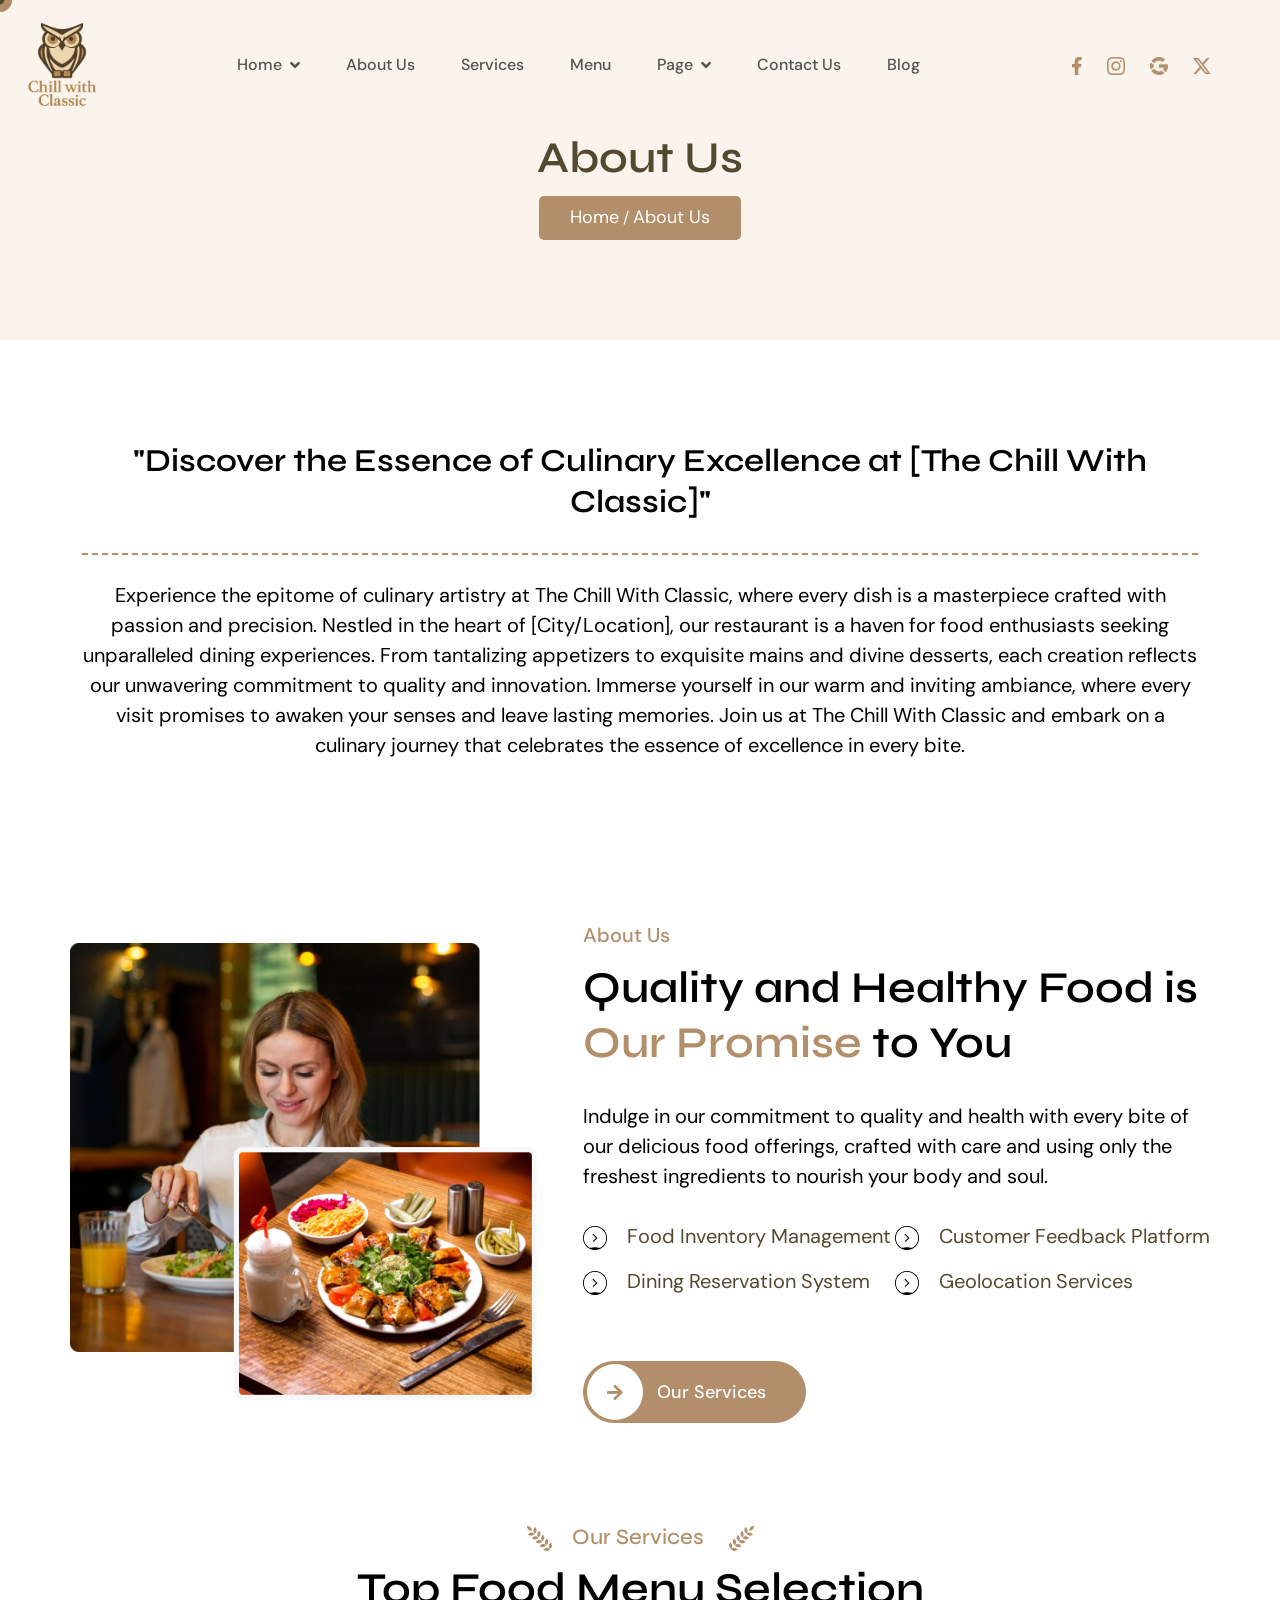
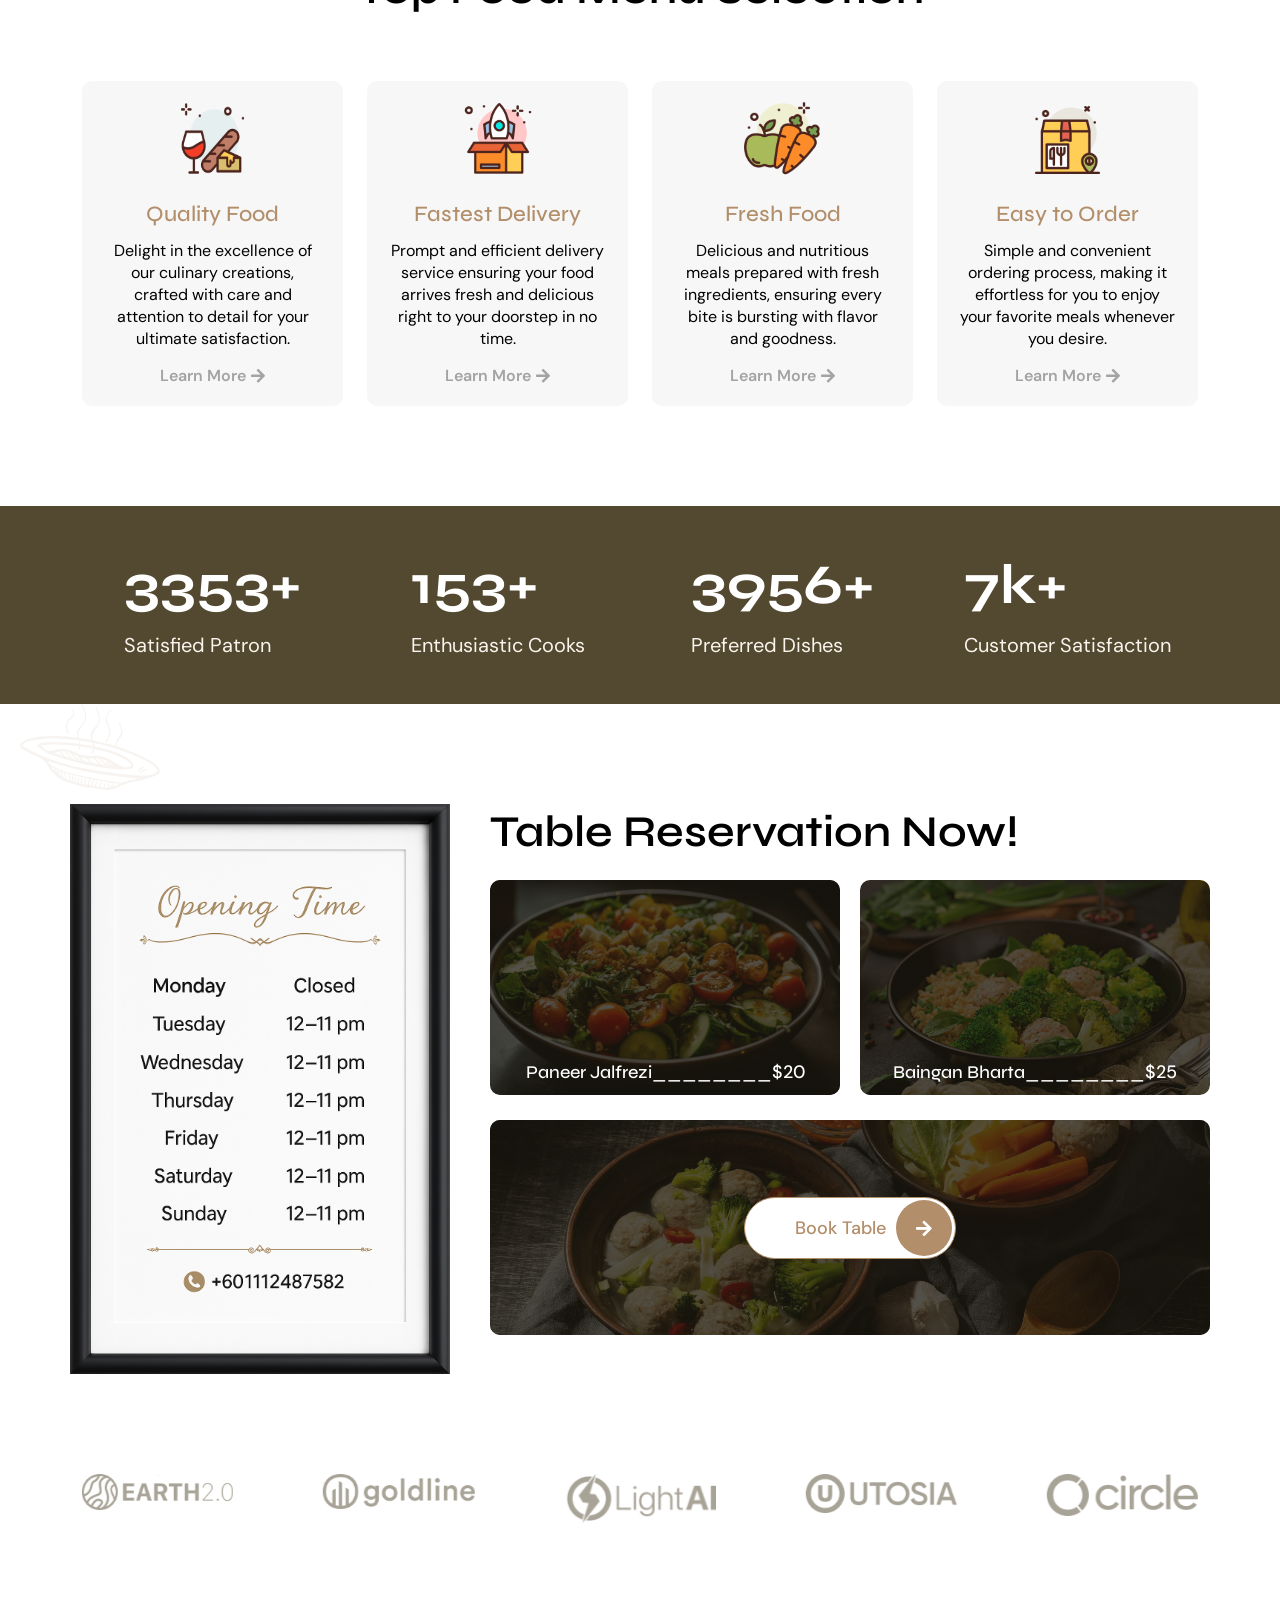
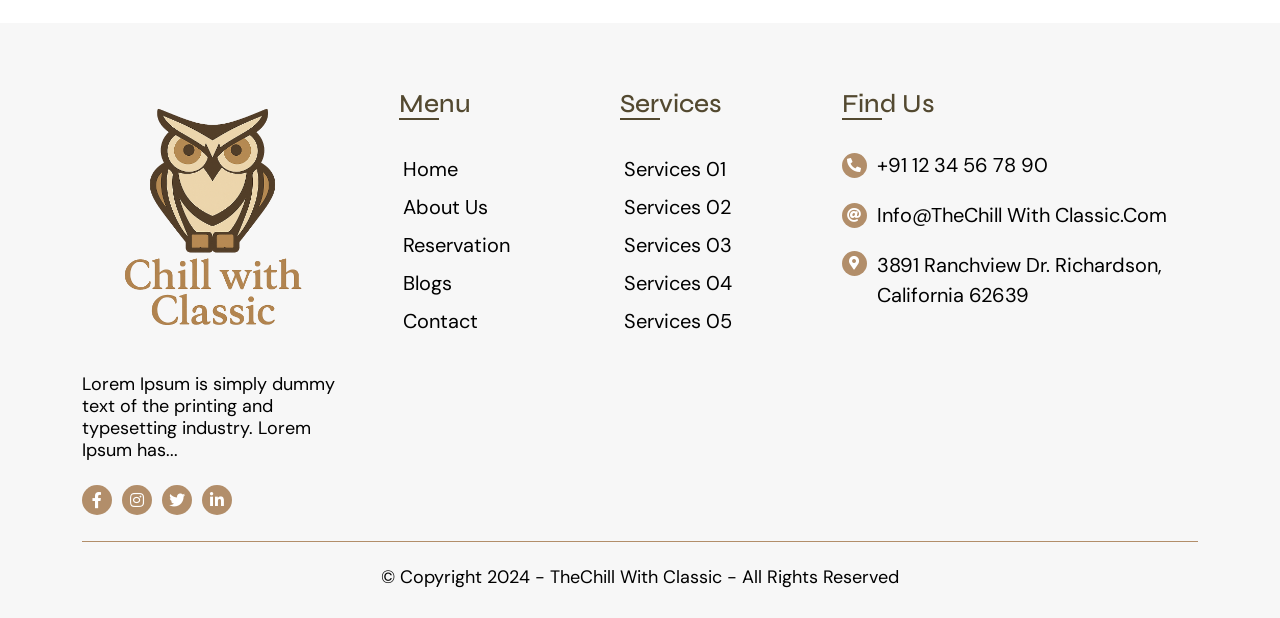
<file: about-us.html>
<!doctype html>

<html lang="en">
  <head>
    <meta charset="UTF-8" />

    <meta name="viewport" content="width=device-width, initial-scale=1.0" />

    <title>About Us</title>

    <!-- Favicon -->

    <link
      rel="shortcut icon"
      type="image/png"
      href="assets/img/cafika-favicon.svg"
    />

    <!-- Google Fonts -->

    <link rel="preconnect" href="https://fonts.googleapis.com" />

    <link rel="preconnect" href="https://fonts.gstatic.com" crossorigin />

    <link
      href="https://fonts.googleapis.com/css2?family=DM+Sans:ital,opsz,wght@0,9..40,100..1000;1,9..40,100..1000&family=Syne:wght@400..800&display=swap"
      rel="stylesheet"
    />

    <!-- CSS Files -->

    <!--==== Bootstrap css file ====-->

    <link rel="stylesheet" href="assets/css/bootstrap.min.css" />

    <!--==== Font-Awesome css file ====-->

    <link rel="stylesheet" href="assets/css/all.min.css" />

    <!--==== Swiper ====-->

    <link rel="stylesheet" href="assets/plugins/swiper/swiper-bundle.min.css" />

    <!--==== Slick ====-->

    <link
      rel="stylesheet"
      type="text/css"
      href="assets/plugins/slick/slick.css"
    />

    <!--==== glightbox ====-->

    <link
      rel="stylesheet"
      href="assets/plugins/glightbox/css/glightbox.min.css"
    />

    <!--==== Aos ====-->

    <link href="assets/plugins/aos/aos.css" rel="stylesheet" />

    <!--==== Style css file ====-->

    <link rel="stylesheet" href="assets/css/style.css" />

    <link rel="stylesheet" href="assets/css/header-three.css" />

    <!--==== Responsive css file ====-->

    <link rel="stylesheet" href="assets/css/responsive.css" />
  </head>

  <body class="about-us-page">
    <!-- Cursor -->

    <div class="circle"></div>

    <div class="circle"></div>

    <div class="circle"></div>

    <div class="circle"></div>

    <div class="circle"></div>

    <div class="circle"></div>

    <div class="circle"></div>

    <div class="circle"></div>

    <div class="circle"></div>

    <div class="circle"></div>

    <div class="circle"></div>

    <div class="circle"></div>

    <div class="circle"></div>

    <div class="circle"></div>

    <div class="circle"></div>

    <div class="circle"></div>

    <div class="circle"></div>

    <div class="circle"></div>

    <div class="circle"></div>

    <div class="circle"></div>

    <!--End Cursor -->

    <!-- Preloader -->

    <div id="preloader"></div>

    <!--End  Preloader -->

    <!-- Main header -->

    <header class="header-three fixed-top" id="header">
      <nav class="navbar navbar-expand-lg navbar-light">
        <div class="container-fluid">
          <a class="navbar-brand" href="home-page-3.html"
            ><img src="assets/img/the-cafika-logos.png" alt="logo"
          /></a>

          <button
            class="navbar-toggler collapsed"
            type="button"
            data-bs-toggle="collapse"
            data-bs-target="#navbarSupportedContent"
            aria-controls="navbarSupportedContent"
            aria-expanded="false"
            aria-label="Toggle navigation"
          >
            <span class="navbar-toggler-icon"></span>
          </button>

          <div
            class="collapse navbar-collapse justify-content-around"
            id="navbarSupportedContent"
          >
            <ul class="navbar-nav mb-2 mb-lg-0">
              <li class="nav-item dropdown">
                <a class="nav-link dropdown-toggle" href="index.html"> Home </a>
              </li>

              <li class="nav-item">
                <a class="nav-link" href="about-us.html">About Us</a>
              </li>

              <li class="nav-item">
                <a class="nav-link" href="services.html">Services</a>
              </li>

              <li class="nav-item">
                <a class="nav-link" href="our-menu.html">Menu</a>
              </li>

              <li class="nav-item dropdown">
                <a
                  class="nav-link dropdown-toggle"
                  href="javascript:void(0)"
                  id="navbarDropdown"
                  role="button"
                  data-bs-toggle="dropdown"
                  aria-expanded="false"
                >
                  Page
                </a>

                <ul class="dropdown-menu" aria-labelledby="navbarDropdown">
                  <li>
                    <a class="dropdown-item" href="reservation.html"
                      >Reservation</a
                    >
                  </li>

                  <li>
                    <a class="dropdown-item" href="product-details.html"
                      >Product Details</a
                    >
                  </li>

                  <li>
                    <a class="dropdown-item" href="blog-details.html"
                      >Blog Details</a
                    >
                  </li>

                  <li>
                    <a class="dropdown-item" href="team-chefs.html"
                      >Team Chef's</a
                    >
                  </li>

                  <li>
                    <a class="dropdown-item" href="error-page.html">404 Page</a>
                  </li>
                </ul>
              </li>

              <li class="nav-item">
                <a class="nav-link" href="contact-us.html">Contact Us</a>
              </li>

              <li class="nav-item">
                <a class="nav-link" href="blog.html">Blog</a>
              </li>
            </ul>

            <div class="header-social-icons d-flex align-items-center">
              <a href="https://www.facebook.com/" target="_blank"
                ><img src="assets/img/facebook-icon.png" alt="facebook"
              /></a>

              <a href="https://www.instagram.com/" target="_blank"
                ><img src="assets/img/instagram-icon.png" alt="instagram"
              /></a>

              <a href="https://www.google.co.in/" target="_blank"
                ><img src="assets/img/google-icon.png" alt="google"
              /></a>

              <a href="https://x.com/?lang=en" target="_blank"
                ><img src="assets/img/twitter-icon.png" alt="twitter"
              /></a>
            </div>
          </div>
        </div>
      </nav>
    </header>

    <!-- End of Main header -->

    <main>
      <!-- title section -->

      <section class="title">
        <div class="container-fluid">
          <div class="heading-title" data-aos="fade-in" data-aos-delay="100">
            <h1 data-aos="fade-up" data-aos-delay="200">About Us</h1>

            <span data-aos="fade-up" data-aos-delay="300">
              <a href="index.html">home</a> /
              <a href="javascript:void(0)" class="active">About Us</a>
            </span>
          </div>
        </div>
      </section>

      <!-- End of title section -->

      <!-- about-us section -->

      <section class="about-us">
        <div class="container">
          <div class="heading-content" data-aos="fade-up" data-aos-delay="100">
            <h4 data-aos="fade-up" data-aos-delay="200">
              "Discover the Essence of Culinary Excellence at [The Chill With
              Classic]"
            </h4>

            <div class="divider" data-aos="fade-up" data-aos-delay="300"></div>

            <p data-aos="fade-up" data-aos-delay="400">
              Experience the epitome of culinary artistry at The Chill With
              Classic, where every dish is a masterpiece crafted with passion
              and precision. Nestled in the heart of [City/Location], our
              restaurant is a haven for food enthusiasts seeking unparalleled
              dining experiences. From tantalizing appetizers to exquisite mains
              and divine desserts, each creation reflects our unwavering
              commitment to quality and innovation. Immerse yourself in our warm
              and inviting ambiance, where every visit promises to awaken your
              senses and leave lasting memories. Join us at The Chill With
              Classic and embark on a culinary journey that celebrates the
              essence of excellence in every bite.
            </p>
          </div>

          <div
            class="row about-info align-items-center justify-content-between"
          >
            <div class="banner-img" data-aos="fade-right" data-aos-delay="500">
              <img src="assets/img/about-banner-img.png" alt="" />
            </div>

            <div class="about-detail" data-aos="fade-left" data-aos-delay="600">
              <h6>About Us</h6>

              <h3>
                Quality and Healthy Food is
                <span style="color: #b28e6a">Our Promise</span> to You
              </h3>

              <p>
                Indulge in our commitment to quality and health with every bite
                of our delicious food offerings, crafted with care and using
                only the freshest ingredients to nourish your body and soul.
              </p>

              <div class="service d-flex justify-content-between">
                <div class="service-link">
                  <a href="services.html"
                    ><img src="assets/img/right-arrow.png" alt="" />Food
                    Inventory Management</a
                  >

                  <a href="services.html"
                    ><img src="assets/img/right-arrow.png" alt="" />Dining
                    Reservation System</a
                  >
                </div>

                <div class="service-link">
                  <a href="services.html"
                    ><img src="assets/img/right-arrow.png" alt="" />Customer
                    Feedback Platform</a
                  >

                  <a href="services.html"
                    ><img src="assets/img/right-arrow.png" alt="" />Geolocation
                    Services</a
                  >
                </div>
              </div>

              <div class="about-btn" data-aos="zoom-in" data-aos-delay="1100">
                <a href="services.html" class="primary-btn"
                  ><span>Our Services</span></a
                >
              </div>
            </div>
          </div>
        </div>
      </section>

      <!-- End of about us section -->

      <!-- Our Services section -->

      <section
        class="our-services-one position-relative"
        id="services"
        data-aos="fade-in"
      >
        <div class="container">
          <div class="main-title" data-aos="fade-up" data-aos-delay="100">
            <h3>
              <img
                src="assets/img/left-leaf-icon.svg"
                alt="leaf"
                data-aos="zoom-in"
                data-aos-delay="300"
              />Our Services
              <img
                src="assets/img/right-leaf-Icon.svg"
                alt="leaf"
                data-aos="zoom-in"
                data-aos-delay="300"
              />
            </h3>

            <h2>Top Food Menu Selection</h2>
          </div>

          <div class="row">
            <div
              class="col-lg-3 col-sm-6"
              data-aos="fade-up"
              data-aos-delay="200"
            >
              <div class="services-box">
                <img
                  src="assets/img/services-icon-1.svg"
                  alt="Food-icon"
                  data-aos="zoom-in"
                  data-aos-delay="300"
                />

                <h6>Quality Food</h6>

                <p>
                  Delight in the excellence of our culinary creations, crafted
                  with care and attention to detail for your ultimate
                  satisfaction.
                </p>

                <a href="services.html"
                  >Learn More <i class="fas fa-arrow-right"></i
                ></a>
              </div>
            </div>

            <div
              class="col-lg-3 col-sm-6"
              data-aos="fade-up"
              data-aos-delay="300"
            >
              <div class="services-box">
                <img
                  src="assets/img/services-icon-2.svg"
                  alt="Food-icon"
                  data-aos="zoom-in"
                  data-aos-delay="400"
                />

                <h6>Fastest Delivery</h6>

                <p>
                  Prompt and efficient delivery service ensuring your food
                  arrives fresh and delicious right to your doorstep in no time.
                </p>

                <a href="services.html"
                  >Learn More <i class="fas fa-arrow-right"></i
                ></a>
              </div>
            </div>

            <div
              class="col-lg-3 col-sm-6"
              data-aos="fade-up"
              data-aos-delay="400"
            >
              <div class="services-box">
                <img
                  src="assets/img/services-icon-3.svg"
                  alt="Food-icon"
                  data-aos="zoom-in"
                  data-aos-delay="500"
                />

                <h6>Fresh Food</h6>

                <p>
                  Delicious and nutritious meals prepared with fresh
                  ingredients, ensuring every bite is bursting with flavor and
                  goodness.
                </p>

                <a href="services.html"
                  >Learn More <i class="fas fa-arrow-right"></i
                ></a>
              </div>
            </div>

            <div
              class="col-lg-3 col-sm-6"
              data-aos="fade-up"
              data-aos-delay="500"
            >
              <div class="services-box">
                <img
                  src="assets/img/services-icon-4.svg"
                  alt="Food-icon"
                  data-aos="zoom-in"
                  data-aos-delay="600"
                />

                <h6>Easy to Order</h6>

                <p>
                  Simple and convenient ordering process, making it effortless
                  for you to enjoy your favorite meals whenever you desire.
                </p>

                <a href="services.html"
                  >Learn More <i class="fas fa-arrow-right"></i
                ></a>
              </div>
            </div>
          </div>
        </div>
      </section>

      <!-- End of Our Services -->

      <!-- counter section -->

      <section class="counter-section">
        <div class="container">
          <div class="row">
            <div
              class="col-lg-3 col-md-6 col-6 wow fadeInUpBig animated animated"
              data-number="5500"
              style="visibility: visible"
            >
              <div class="counter-box text-center">
                <div class="d-inline-block text-start">
                  <h2>
                    <span id="number1" class="number">5500</span><span>+</span>
                  </h2>

                  <p>Satisfied Patron</p>
                </div>
              </div>
            </div>

            <div
              class="col-lg-3 col-md-6 col-6 wow fadeInUpBig animated animated"
              data-number="250"
              style="visibility: visible"
            >
              <div class="counter-box text-center">
                <div class="d-inline-block text-start">
                  <h2>
                    <span id="number2" class="number">250</span><span>+</span>
                  </h2>

                  <p>Enthusiastic Cooks</p>
                </div>
              </div>
            </div>

            <div
              class="col-lg-3 col-md-6 col-6 wow fadeInUpBig animated animated"
              data-number="6500"
              style="visibility: visible"
            >
              <div class="counter-box text-center">
                <div class="d-inline-block text-start">
                  <h2>
                    <span id="number3" class="number">6500</span><span>+</span>
                  </h2>

                  <p>Preferred Dishes</p>
                </div>
              </div>
            </div>

            <div
              class="col-lg-3 col-md-6 col-6 wow fadeInUpBig animated animated"
              data-number="10"
              style="visibility: visible"
            >
              <div class="counter-box text-center">
                <div class="d-inline-block text-start">
                  <h2>
                    <span id="number4" class="number">10</span><span>k+</span>
                  </h2>

                  <p>Customer Satisfaction</p>
                </div>
              </div>
            </div>
          </div>
        </div>
      </section>

      <!-- End of counter section -->

      <!-- Table Reservation section -->

      <section class="table-reservation-one position-relative">
        <div class="container">
          <img
            src="assets/img/vector-icon-07.svg"
            class="table-left"
            alt="food"
            data-aos="fade-left"
            data-aos-delay="100"
          />

          <div class="row table-slider">
            <div
              class="col-lg-4 col-md-6 px-0"
              data-aos="fade-right"
              data-aos-delay="200"
            >
              <img
                src="assets/img/time-table.jpg"
                alt="time-table"
                class="time-table"
              />
            </div>

            <div
              class="col-lg-8 px-0 table-box"
              data-aos="fade-left"
              data-aos-delay="300"
            >
              <div class="main-title" data-aos="fade-up" data-aos-delay="400">
                <h2>Table Reservation Now!</h2>
              </div>

              <div class="row g-0 justify-content-between">
                <div
                  class="col-lg-6 col-md-6 px-0"
                  data-aos="flip-up"
                  data-aos-delay="500"
                >
                  <div
                    class="bg-box-one d-flex align-items-end justify-content-center"
                  >
                    <h3>Paneer Jalfrezi________</h3>

                    <p>$20</p>
                  </div>
                </div>

                <div
                  class="col-lg-6 col-md-6 px-0"
                  data-aos="flip-up"
                  data-aos-delay="600"
                >
                  <div
                    class="bg-box-two d-flex align-items-end justify-content-center"
                  >
                    <h3>Baingan Bharta________</h3>

                    <p>$25</p>
                  </div>
                </div>
              </div>

              <div
                class="col-lg-12 col-md-12"
                data-aos="zoom-in-up"
                data-aos-delay="700"
              >
                <div class="bg-box-three book-table">
                  <a href="contact-us.html" class="primary-btn"
                    ><span>Book Table</span></a
                  >
                </div>
              </div>
            </div>
          </div>
        </div>
      </section>

      <!-- End of Table Reservation section -->

      <!-- Clint logo slider -->

      <section class="clint-logo" data-aos="fade-in">
        <div class="container">
          <div class="swiper clint-logo-slider">
            <div class="swiper-wrapper">
              <div class="swiper-slide text-center">
                <img src="assets/img/logo-1.png" alt="clint logo" />
              </div>

              <div class="swiper-slide">
                <img src="assets/img/logo-2.png" alt="clint logo" />
              </div>

              <div class="swiper-slide">
                <img src="assets/img/logo-3.png" alt="clint logo" />
              </div>

              <div class="swiper-slide">
                <img src="assets/img/logo-4.png" alt="clint logo" />
              </div>

              <div class="swiper-slide">
                <img src="assets/img/logo-5.png" alt="clint logo" />
              </div>

              <div class="swiper-slide">
                <img src="assets/img/logo-1.png" alt="clint logo" />
              </div>

              <div class="swiper-slide">
                <img src="assets/img/logo-2.png" alt="clint logo" />
              </div>

              <div class="swiper-slide">
                <img src="assets/img/logo-3.png" alt="clint logo" />
              </div>

              <div class="swiper-slide">
                <img src="assets/img/logo-4.png" alt="clint logo" />
              </div>

              <div class="swiper-slide">
                <img src="assets/img/logo-5.png" alt="clint logo" />
              </div>
            </div>
          </div>
        </div>
      </section>

      <!-- End of Clint logo slider section -->
    </main>

    <!-- Footer section -->

    <footer class="footer">
      <div class="container-md">
        <div class="footer-link" data-aos="fade-in" data-aos-delay="100">
          <div class="row justify-content-between">
            <div class="col-lg-3 col-md-6 col-sm-6">
              <div class="footer-col">
                <div class="footer-logo">
                  <a href="index.html"
                    ><img src="assets/img/the-cafika-logos.png" alt="logo"
                  /></a>
                </div>

                <p>
                  Lorem Ipsum is simply dummy text of the printing and
                  typesetting industry. Lorem Ipsum has...
                </p>

                <div class="social-icon d-flex align-items-center">
                  <a href="https://www.facebook.com/" target="_blank"
                    ><i class="fab fa-facebook-f"></i
                  ></a>

                  <a href="https://www.instagram.com/" target="_blank"
                    ><i class="fab fa-instagram"></i
                  ></a>

                  <a href="https://x.com/?lang=en" target="_blank"
                    ><i class="fab fa-twitter"></i
                  ></a>

                  <a href="https://in.linkedin.com/" target="_blank"
                    ><i class="fab fa-linkedin-in"></i
                  ></a>
                </div>
              </div>
            </div>

            <div class="col-lg-2 col-md-6 col-sm-6">
              <div class="footer-col">
                <div class="footer-titel position-relative">
                  <h2>Menu</h2>
                </div>

                <div class="footer-menu">
                  <a href="index.html">Home</a>

                  <a href="about-us.html">About Us</a>

                  <a href="reservation.html">Reservation</a>

                  <a href="blog.html">Blogs</a>

                  <a href="contact-us.html">Contact</a>
                </div>
              </div>
            </div>

            <div class="col-lg-2 col-md-6 col-sm-6">
              <div class="footer-col">
                <div class="footer-titel position-relative">
                  <h2>Services</h2>
                </div>

                <div class="footer-menu">
                  <a href="services.html">Services 01</a>

                  <a href="services.html">Services 02</a>

                  <a href="services.html">Services 03</a>

                  <a href="services.html">Services 04</a>

                  <a href="services.html">Services 05</a>
                </div>
              </div>
            </div>

            <div class="col-lg-4 col-md-6 col-sm-6">
              <div class="footer-col">
                <div class="footer-titel position-relative">
                  <h2>Find Us</h2>
                </div>

                <div class="footer-contact">
                  <ul class="d-flex align-items-center">
                    <li><i class="fas fa-phone-alt"></i></li>

                    <li><a href="tel:911234567890">+91 12 34 56 78 90</a></li>
                  </ul>

                  <ul class="d-flex align-items-center">
                    <li><i class="fas fa-at"></i></li>

                    <li>
                      <a href="mailto:info@theChill With Classic.com"
                        >info@theChill With Classic.com</a
                      >
                    </li>
                  </ul>

                  <ul class="d-flex m-0">
                    <li><i class="fas fa-map-marker-alt"></i></li>

                    <li>
                      <a href="https://maps.google.com/" target="_blank"
                        >3891 Ranchview Dr. Richardson, California 62639</a
                      >
                    </li>
                  </ul>
                </div>
              </div>
            </div>
          </div>
        </div>

        <div class="footer-copyright">
          <div class="bottom-text d-flex justify-content-center">
            <p>
              © Copyright 2024 - theChill With Classic - All Rights Reserved
            </p>
          </div>
        </div>
      </div>
    </footer>

    <!-- End of Footer section -->

    <!-- Back to top -->

    <a
      href="javascript:void(0)"
      class="scroll-top d-flex align-items-center justify-content-center active"
      ><i class="fa fa-angle-up" aria-hidden="true"></i
    ></a>

    <!--End Back to top -->

    <!-- JS Files -->

    <!-- ==== JQuery 3.3.1 js file==== -->

    <script src="assets/js/jquery-3.3.1.min.js"></script>

    <!-- ==== Bootstrap js file==== -->

    <script src="assets/js/bootstrap.bundle.min.js"></script>

    <!-- ====Swiper==== -->

    <script src="assets/plugins/swiper/swiper-bundle.min.js"></script>

    <!-- ====Slick-slider====-->

    <script src="assets/plugins/slick/slick.min.js"></script>

    <!--==== glightbox ====-->

    <script src="assets/plugins/glightbox/js/glightbox.min.js"></script>

    <!-- ====Aos====-->

    <script src="assets/plugins/aos/aos.js"></script>

    <!-- ==== Script js file==== -->

    <script src="assets/plugins/isotope-layout/isotope.pkgd.js"></script>

    <script src="assets/plugins/imagesloaded/imagesloaded.pkgd.min.js"></script>

    <script src="assets/js/script.js"></script>
  </body>
</html>
</file>
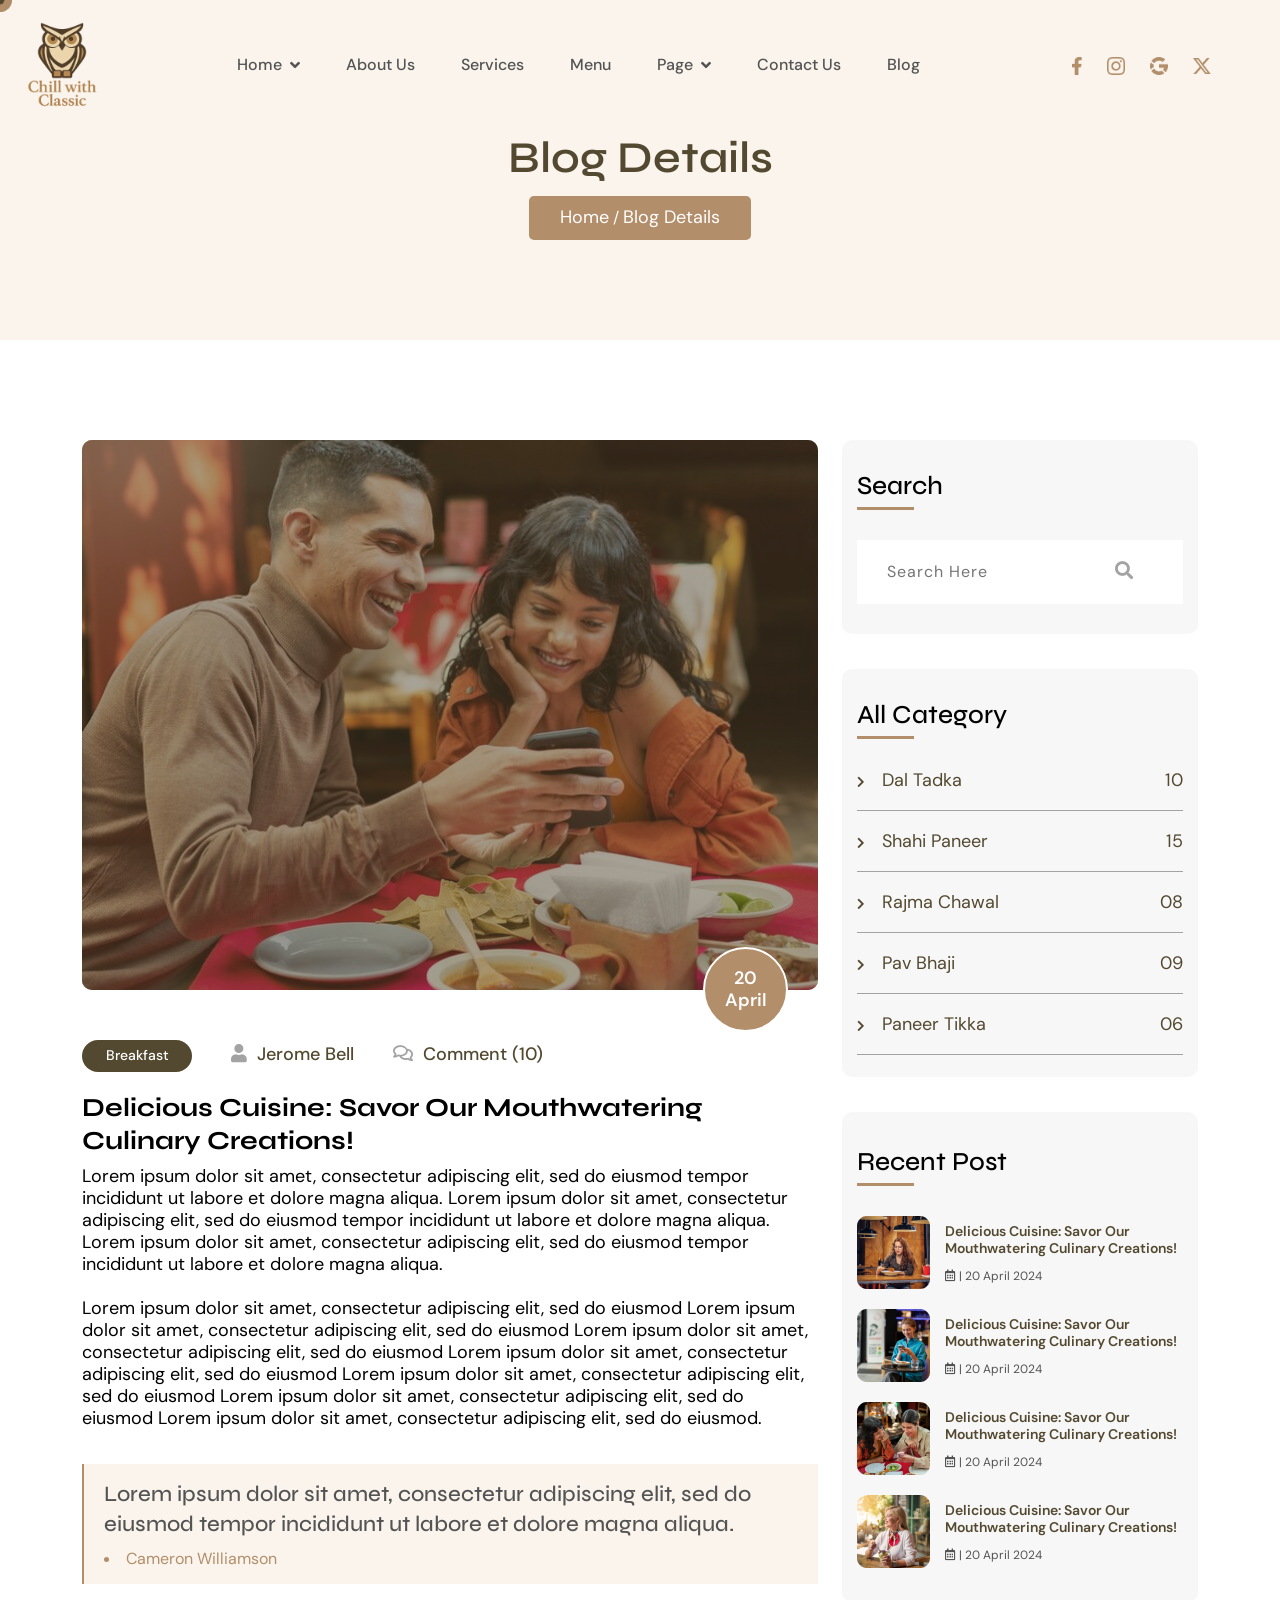
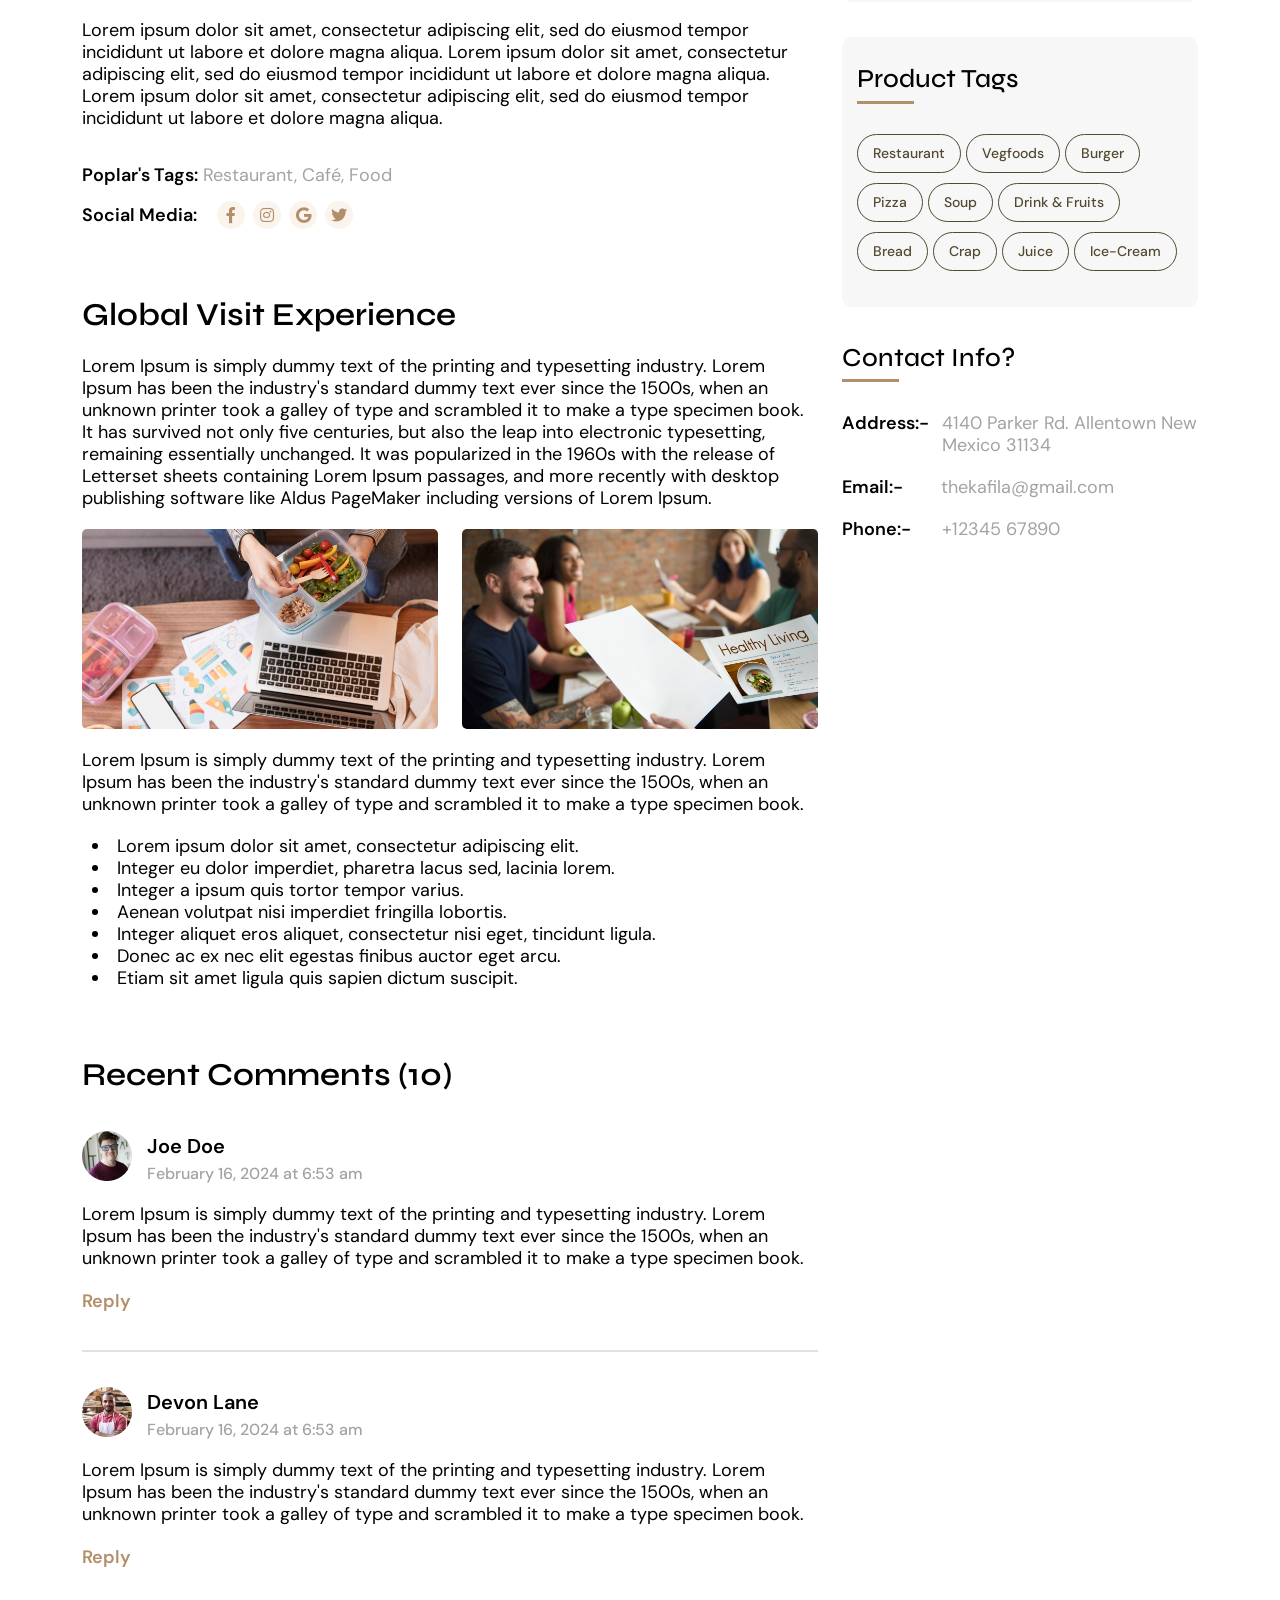
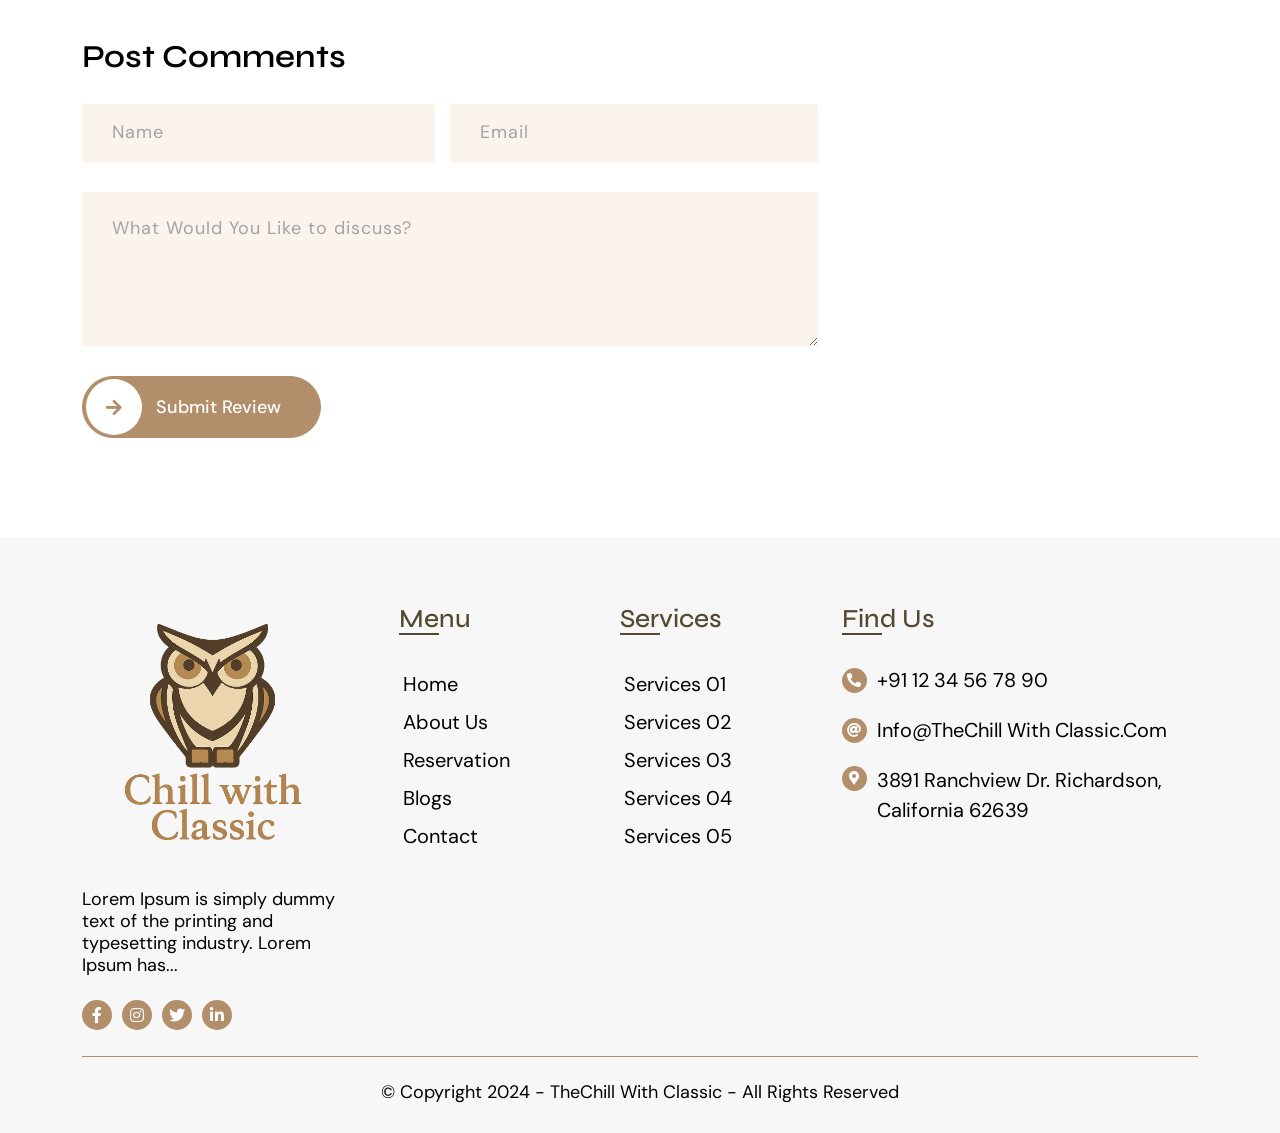
<file: blog-details.html>
<!doctype html>

<html lang="en">
  <head>
    <meta charset="UTF-8" />

    <meta name="viewport" content="width=device-width, initial-scale=1.0" />

    <title>Blog Details</title>

    <!-- Favicon -->

    <link
      rel="shortcut icon"
      type="image/png"
      href="assets/img/cafika-favicon.svg"
    />

    <!-- Google Fonts -->

    <link rel="preconnect" href="https://fonts.googleapis.com" />

    <link rel="preconnect" href="https://fonts.gstatic.com" crossorigin />

    <link
      href="https://fonts.googleapis.com/css2?family=DM+Sans:ital,opsz,wght@0,9..40,100..1000;1,9..40,100..1000&family=Syne:wght@400..800&display=swap"
      rel="stylesheet"
    />

    <!-- CSS Files -->

    <!--==== Bootstrap css file ====-->

    <link rel="stylesheet" href="assets/css/bootstrap.min.css" />

    <!--==== Font-Awesome css file ====-->

    <link rel="stylesheet" href="assets/css/all.min.css" />

    <!--==== Swiper ====-->

    <link rel="stylesheet" href="assets/plugins/swiper/swiper-bundle.min.css" />

    <!--==== Slick ====-->

    <link
      rel="stylesheet"
      type="text/css"
      href="assets/plugins/slick/slick.css"
    />

    <!--==== glightbox ====-->

    <link
      rel="stylesheet"
      href="assets/plugins/glightbox/css/glightbox.min.css"
    />

    <!--==== Aos ====-->

    <link href="assets/plugins/aos/aos.css" rel="stylesheet" />

    <!--==== Style css file ====-->

    <link rel="stylesheet" href="assets/css/style.css" />

    <link rel="stylesheet" href="assets/css/header-three.css" />

    <!--==== Responsive css file ====-->

    <link rel="stylesheet" href="assets/css/responsive.css" />
  </head>

  <body class="blog-details-page">
    <!-- Cursor -->

    <div class="circle"></div>

    <div class="circle"></div>

    <div class="circle"></div>

    <div class="circle"></div>

    <div class="circle"></div>

    <div class="circle"></div>

    <div class="circle"></div>

    <div class="circle"></div>

    <div class="circle"></div>

    <div class="circle"></div>

    <div class="circle"></div>

    <div class="circle"></div>

    <div class="circle"></div>

    <div class="circle"></div>

    <div class="circle"></div>

    <div class="circle"></div>

    <div class="circle"></div>

    <div class="circle"></div>

    <div class="circle"></div>

    <div class="circle"></div>

    <!--End Cursor -->

    <!-- Preloader -->

    <div id="preloader"></div>

    <!--End  Preloader -->

    <!-- Main header -->

    <header class="header-three fixed-top" id="header">
      <nav class="navbar navbar-expand-lg navbar-light">
        <div class="container-fluid">
          <a class="navbar-brand" href="home-page-3.html"
            ><img src="assets/img/the-cafika-logos.png" alt="logo"
          /></a>

          <button
            class="navbar-toggler collapsed"
            type="button"
            data-bs-toggle="collapse"
            data-bs-target="#navbarSupportedContent"
            aria-controls="navbarSupportedContent"
            aria-expanded="false"
            aria-label="Toggle navigation"
          >
            <span class="navbar-toggler-icon"></span>
          </button>

          <div
            class="collapse navbar-collapse justify-content-around"
            id="navbarSupportedContent"
          >
            <ul class="navbar-nav mb-2 mb-lg-0">
              <li class="nav-item dropdown">
                <a class="nav-link dropdown-toggle" href="index.html"> Home </a>
              </li>

              <li class="nav-item">
                <a class="nav-link" href="about-us.html">About Us</a>
              </li>

              <li class="nav-item">
                <a class="nav-link" href="services.html">Services</a>
              </li>

              <li class="nav-item">
                <a class="nav-link" href="our-menu.html">Menu</a>
              </li>

              <li class="nav-item dropdown">
                <a
                  class="nav-link dropdown-toggle"
                  href="javascript:void(0)"
                  id="navbarDropdown"
                  role="button"
                  data-bs-toggle="dropdown"
                  aria-expanded="false"
                >
                  Page
                </a>

                <ul class="dropdown-menu" aria-labelledby="navbarDropdown">
                  <li>
                    <a class="dropdown-item" href="reservation.html"
                      >Reservation</a
                    >
                  </li>

                  <li>
                    <a class="dropdown-item" href="product-details.html"
                      >Product Details</a
                    >
                  </li>

                  <li>
                    <a class="dropdown-item" href="blog-details.html"
                      >Blog Details</a
                    >
                  </li>

                  <li>
                    <a class="dropdown-item" href="team-chefs.html"
                      >Team Chef's</a
                    >
                  </li>

                  <li>
                    <a class="dropdown-item" href="error-page.html">404 Page</a>
                  </li>
                </ul>
              </li>

              <li class="nav-item">
                <a class="nav-link" href="contact-us.html">Contact Us</a>
              </li>

              <li class="nav-item">
                <a class="nav-link" href="blog.html">Blog</a>
              </li>
            </ul>

            <div class="header-social-icons d-flex align-items-center">
              <a href="https://www.facebook.com/" target="_blank"
                ><img src="assets/img/facebook-icon.png" alt="facebook"
              /></a>

              <a href="https://www.instagram.com/" target="_blank"
                ><img src="assets/img/instagram-icon.png" alt="instagram"
              /></a>

              <a href="https://www.google.co.in/" target="_blank"
                ><img src="assets/img/google-icon.png" alt="google"
              /></a>

              <a href="https://x.com/?lang=en" target="_blank"
                ><img src="assets/img/twitter-icon.png" alt="twitter"
              /></a>
            </div>
          </div>
        </div>
      </nav>
    </header>

    <!-- End of Main header -->

    <main>
      <!-- title section -->

      <section class="title">
        <div class="container-fluid">
          <div class="heading-title" data-aos="fade-up" data-aos-delay="100">
            <h1 data-aos="fade-up" data-aos-delay="200">Blog Details</h1>

            <span data-aos="fade-up" data-aos-delay="300"
              ><a href="index.html">home</a> /
              <a href="javascript:void(0)" class="active">Blog Details</a></span
            >
          </div>
        </div>
      </section>

      <!-- End of title section -->

      <!-- single blog section -->

      <section class="single-blog" data-aos="fade-up" data-aos-duration="1200">
        <div class="container">
          <div class="row">
            <div class="col-lg-8 col-md-7">
              <div class="blog-detail">
                <div class="blog" data-aos="fade-up" data-aos-duration="1000">
                  <div class="blog-thumbnail">
                    <img src="assets/img/blog-thumbnail-1.png" alt="blog img" />

                    <div class="date">
                      <p>20<br />April</p>
                    </div>
                  </div>

                  <div
                    class="blog-meta"
                    data-aos="fade-up"
                    data-aos-delay="100"
                    data-aos-duration="800"
                  >
                    <button>Breakfast</button>

                    <a href="blog.html"
                      ><i class="fas fa-user"></i>Jerome Bell</a
                    >

                    <a href="blog-details.html#post-comments"
                      ><i class="far fa-comments"></i>Comment (10)</a
                    >
                  </div>

                  <div
                    class="blog-content"
                    data-aos="fade-up"
                    data-aos-delay="200"
                    data-aos-duration="800"
                  >
                    <h5>
                      Delicious Cuisine: Savor Our Mouthwatering Culinary
                      Creations!
                    </h5>

                    <p>
                      Lorem ipsum dolor sit amet, consectetur adipiscing elit,
                      sed do eiusmod tempor incididunt ut labore et dolore magna
                      aliqua. Lorem ipsum dolor sit amet, consectetur adipiscing
                      elit, sed do eiusmod tempor incididunt ut labore et dolore
                      magna aliqua. Lorem ipsum dolor sit amet, consectetur
                      adipiscing elit, sed do eiusmod tempor incididunt ut
                      labore et dolore magna aliqua. <br /><br />

                      Lorem ipsum dolor sit amet, consectetur adipiscing elit,
                      sed do eiusmod Lorem ipsum dolor sit amet, consectetur
                      adipiscing elit, sed do eiusmod Lorem ipsum dolor sit
                      amet, consectetur adipiscing elit, sed do eiusmod Lorem
                      ipsum dolor sit amet, consectetur adipiscing elit, sed do
                      eiusmod Lorem ipsum dolor sit amet, consectetur adipiscing
                      elit, sed do eiusmod Lorem ipsum dolor sit amet,
                      consectetur adipiscing elit, sed do eiusmod Lorem ipsum
                      dolor sit amet, consectetur adipiscing elit, sed do
                      eiusmod.
                    </p>

                    <div
                      class="content-heading"
                      data-aos="fade-up"
                      data-aos-delay="300"
                      data-aos-duration="800"
                    >
                      <h6>
                        Lorem ipsum dolor sit amet, consectetur adipiscing elit,
                        sed do eiusmod tempor incididunt ut labore et dolore
                        magna aliqua.
                      </h6>

                      <li>Cameron Williamson</li>
                    </div>

                    <p>
                      Lorem ipsum dolor sit amet, consectetur adipiscing elit,
                      sed do eiusmod tempor incididunt ut labore et dolore magna
                      aliqua. Lorem ipsum dolor sit amet, consectetur adipiscing
                      elit, sed do eiusmod tempor incididunt ut labore et dolore
                      magna aliqua. Lorem ipsum dolor sit amet, consectetur
                      adipiscing elit, sed do eiusmod tempor incididunt ut
                      labore et dolore magna aliqua.
                    </p>

                    <div
                      class="poplar-tag"
                      data-aos="fade-up"
                      data-aos-delay="400"
                      data-aos-duration="800"
                    >
                      <p><span>Poplar's Tags:</span> Restaurant, Café, Food</p>
                    </div>

                    <div
                      class="social-icon d-flex align-items-center"
                      data-aos="fade-up"
                      data-aos-delay="500"
                      data-aos-duration="800"
                    >
                      <span>Social Media:</span>

                      <a href="https://www.facebook.com/" target="_blank"
                        ><i class="fab fa-facebook-f"></i
                      ></a>

                      <a href="https://www.instagram.com/" target="_blank"
                        ><i class="fab fa-instagram"></i
                      ></a>

                      <a href="https://www.google.co.in/" target="_blank"
                        ><i class="fab fa-google"></i
                      ></a>

                      <a href="https://twitter.com/?lang=en" target="_blank"
                        ><i class="fab fa-twitter"></i
                      ></a>
                    </div>
                  </div>

                  <div
                    class="global-visit"
                    data-aos="fade-up"
                    data-aos-duration="1000"
                  >
                    <h4>Global Visit Experience</h4>

                    <p>
                      Lorem Ipsum is simply dummy text of the printing and
                      typesetting industry. Lorem Ipsum has been the industry's
                      standard dummy text ever since the 1500s, when an unknown
                      printer took a galley of type and scrambled it to make a
                      type specimen book. It has survived not only five
                      centuries, but also the leap into electronic typesetting,
                      remaining essentially unchanged. It was popularized in the
                      1960s with the release of Letterset sheets containing
                      Lorem Ipsum passages, and more recently with desktop
                      publishing software like Aldus PageMaker including
                      versions of Lorem Ipsum.
                    </p>

                    <div class="row">
                      <div class="col-lg-6">
                        <div
                          class="global"
                          data-aos="fade-up"
                          data-aos-delay="100"
                        >
                          <img src="assets/img/global-visit-1.png" alt="" />
                        </div>
                      </div>

                      <div class="col-lg-6">
                        <div
                          class="global"
                          data-aos="fade-up"
                          data-aos-delay="200"
                        >
                          <img src="assets/img/global-visit-2.png" alt="" />
                        </div>
                      </div>
                    </div>

                    <p>
                      Lorem Ipsum is simply dummy text of the printing and
                      typesetting industry. Lorem Ipsum has been the industry's
                      standard dummy text ever since the 1500s, when an unknown
                      printer took a galley of type and scrambled it to make a
                      type specimen book.
                    </p>

                    <li>
                      Lorem ipsum dolor sit amet, consectetur adipiscing elit.
                    </li>

                    <li>
                      Integer eu dolor imperdiet, pharetra lacus sed, lacinia
                      lorem.
                    </li>

                    <li>Integer a ipsum quis tortor tempor varius.</li>

                    <li>Aenean volutpat nisi imperdiet fringilla lobortis.</li>

                    <li>
                      Integer aliquet eros aliquet, consectetur nisi eget,
                      tincidunt ligula.
                    </li>

                    <li>
                      Donec ac ex nec elit egestas finibus auctor eget arcu.
                    </li>

                    <li>Etiam sit amet ligula quis sapien dictum suscipit.</li>
                  </div>

                  <div
                    class="recent-comments"
                    data-aos="fade-up"
                    data-aos-duration="1000"
                  >
                    <h4>Recent Comments (10)</h4>

                    <div class="author" data-aos="fade-up" data-aos-delay="100">
                      <div class="author-detail d-flex">
                        <img src="assets/img/comments-1-author.png" alt="" />

                        <div class="author-info">
                          <h6>Joe Doe</h6>

                          <p>February 16, 2024 at 6:53 am</p>
                        </div>
                      </div>

                      <p>
                        Lorem Ipsum is simply dummy text of the printing and
                        typesetting industry. Lorem Ipsum has been the
                        industry's standard dummy text ever since the 1500s,
                        when an unknown printer took a galley of type and
                        scrambled it to make a type specimen book.
                      </p>

                      <a href="blog-details.html#post-comments"
                        ><span>Reply</span></a
                      >
                    </div>

                    <div class="border"></div>

                    <div class="author" data-aos="fade-up" data-aos-delay="200">
                      <div class="author-detail d-flex">
                        <img src="assets/img/comments-2-author.png" alt="" />

                        <div class="author-info">
                          <h6>Devon Lane</h6>

                          <p>February 16, 2024 at 6:53 am</p>
                        </div>
                      </div>

                      <p>
                        Lorem Ipsum is simply dummy text of the printing and
                        typesetting industry. Lorem Ipsum has been the
                        industry's standard dummy text ever since the 1500s,
                        when an unknown printer took a galley of type and
                        scrambled it to make a type specimen book.
                      </p>

                      <a href="blog-details.html#post-comments"
                        ><span>Reply</span></a
                      >
                    </div>
                  </div>

                  <div
                    class="post-comments"
                    data-aos="fade-up"
                    data-aos-duration="1000"
                    id="post-comments"
                  >
                    <h4>Post Comments</h4>

                    <form>
                      <div class="form-inner">
                        <div class="form-group">
                          <div class="row post-comment-info">
                            <div class="first-box">
                              <div class="wrap-input-8">
                                <input
                                  class="input"
                                  type="text"
                                  name="first name"
                                  placeholder="Name"
                                />

                                <span class="focus-border"><i></i></span>
                              </div>
                            </div>

                            <div class="last-box">
                              <div class="wrap-input-8">
                                <input
                                  class="input"
                                  type="email"
                                  name="email"
                                  placeholder="Email"
                                />

                                <span class="focus-border"><i></i></span>
                              </div>
                            </div>
                          </div>
                        </div>

                        <div class="form-group">
                          <div class="wrap-input-8">
                            <textarea
                              class="input"
                              name="Message"
                              rows="4"
                              cols="100"
                              placeholder="What Would You Like to discuss?"
                            ></textarea>

                            <span class="focus-border"><i></i></span>
                          </div>
                        </div>
                      </div>

                      <div
                        class="submit-review"
                        data-aos="fade-up"
                        data-aos-delay="100"
                      >
                        <button class="primary-btn">
                          <span>Submit Review</span>
                        </button>
                      </div>
                    </form>
                  </div>
                </div>
              </div>
            </div>

            <div class="col-lg-4 col-md-5">
              <div class="slide-bar">
                <div
                  class="search-bar"
                  data-aos="fade-up"
                  data-aos-duration="1000"
                >
                  <div class="search-bar-title position-relative">
                    <h5>Search</h5>

                    <form>
                      <div class="form-group position-relative wrap-input-8">
                        <input
                          class="input"
                          type="search"
                          placeholder="Search Here"
                        />

                        <i class="fas fa-search"></i>

                        <span class="focus-border"><i></i></span>
                      </div>
                    </form>
                  </div>
                </div>

                <div
                  class="all-category"
                  data-aos="fade-up"
                  data-aos-duration="1000"
                >
                  <div class="search-bar-title position-relative">
                    <h5>All Category</h5>
                  </div>

                  <div class="category d-flex">
                    <a href="blog.html"
                      ><i class="fas fa-chevron-right"></i>Dal Tadka</a
                    >

                    <span>10</span>
                  </div>

                  <div class="category">
                    <a href="blog.html"
                      ><i class="fas fa-chevron-right"></i>Shahi Paneer</a
                    >

                    <span>15</span>
                  </div>

                  <div class="category">
                    <a href="blog.html"
                      ><i class="fas fa-chevron-right"></i>Rajma Chawal</a
                    >

                    <span>08</span>
                  </div>

                  <div class="category">
                    <a href="blog.html"
                      ><i class="fas fa-chevron-right"></i>Pav Bhaji</a
                    >

                    <span>09</span>
                  </div>

                  <div class="category">
                    <a href="blog.html"
                      ><i class="fas fa-chevron-right"></i>Paneer Tikka</a
                    >

                    <span>06</span>
                  </div>
                </div>

                <div
                  class="recent-post"
                  data-aos="fade-up"
                  data-aos-duration="1000"
                >
                  <div class="search-bar-title position-relative">
                    <h5>Recent Post</h5>
                  </div>

                  <div
                    class="post-item d-flex align-items-center"
                    data-aos="fade-up"
                    data-aos-delay="100"
                  >
                    <img src="assets/img/recent-post-1.png" alt="" />

                    <div class="post-meta">
                      <a href="blog-details.html"
                        >Delicious Cuisine: Savor Our Mouthwatering Culinary
                        Creations!</a
                      >

                      <span
                        ><i class="far fa-calendar-alt"></i> | 20 April
                        2024</span
                      >
                    </div>
                  </div>

                  <div
                    class="post-item d-flex align-items-center"
                    data-aos="fade-up"
                    data-aos-delay="200"
                  >
                    <img src="assets/img/recent-post-2.png" alt="" />

                    <div class="post-meta">
                      <a href="blog.html"
                        >Delicious Cuisine: Savor Our Mouthwatering Culinary
                        Creations!</a
                      >

                      <span
                        ><i class="far fa-calendar-alt"></i> | 20 April
                        2024</span
                      >
                    </div>
                  </div>

                  <div
                    class="post-item d-flex align-items-center"
                    data-aos="fade-up"
                    data-aos-delay="300"
                  >
                    <img src="assets/img/recent-post-3.png" alt="" />

                    <div class="post-meta">
                      <a href="blog.html"
                        >Delicious Cuisine: Savor Our Mouthwatering Culinary
                        Creations!</a
                      >

                      <span
                        ><i class="far fa-calendar-alt"></i> | 20 April
                        2024</span
                      >
                    </div>
                  </div>

                  <div
                    class="d-flex align-items-center"
                    data-aos="fade-up"
                    data-aos-delay="400"
                  >
                    <img src="assets/img/recent-post-4.png" alt="" />

                    <div class="post-meta">
                      <a href="blog.html"
                        >Delicious Cuisine: Savor Our Mouthwatering Culinary
                        Creations!</a
                      >

                      <span
                        ><i class="far fa-calendar-alt"></i> | 20 April
                        2024</span
                      >
                    </div>
                  </div>
                </div>

                <div
                  class="product-tags"
                  data-aos="fade-up"
                  data-aos-duration="1000"
                >
                  <div class="search-bar-title position-relative">
                    <h5>Product Tags</h5>
                  </div>

                  <div class="tags d-flex flex-wrap">
                    <a href="product-details.html">Restaurant</a>

                    <a href="product-details.html">Vegfoods</a>

                    <a href="product-details.html">Burger</a>

                    <a href="product-details.html">Pizza</a>

                    <a href="product-details.html">Soup</a>

                    <a href="product-details.html">Drink & Fruits</a>

                    <a href="product-details.html">Bread</a>

                    <a href="product-details.html">Crap</a>

                    <a href="product-details.html">Juice</a>

                    <a href="product-details.html">Ice-Cream</a>
                  </div>
                </div>

                <div
                  class="contact-info"
                  data-aos="fade-up"
                  data-aos-duration="1000"
                >
                  <div class="search-bar-title position-relative">
                    <h5>Contact Info?</h5>
                  </div>

                  <div class="info">
                    <div class="address d-flex">
                      <p>Address:-</p>

                      <a href="https://maps.google.com/"
                        >4140 Parker Rd. Allentown New Mexico 31134</a
                      >
                    </div>

                    <div class="email d-flex">
                      <p>Email:-</p>

                      <a href="mailto:thekafila@gmail.com"
                        >thekafila@gmail.com</a
                      >
                    </div>

                    <div class="phone d-flex">
                      <p>Phone:-</p>

                      <a href="tell:+1234567890"> +12345 67890</a>
                    </div>
                  </div>
                </div>
              </div>
            </div>
          </div>
        </div>
      </section>

      <!-- End of all blog section -->
    </main>

    <!-- Footer section -->

    <footer class="footer">
      <div class="container-md">
        <div class="footer-link" data-aos="fade-in" data-aos-delay="100">
          <div class="row justify-content-between">
            <div class="col-lg-3 col-md-6 col-sm-6">
              <div class="footer-col">
                <div class="footer-logo">
                  <a href="index.html"
                    ><img src="assets/img/the-cafika-logos.png" alt="logo"
                  /></a>
                </div>

                <p>
                  Lorem Ipsum is simply dummy text of the printing and
                  typesetting industry. Lorem Ipsum has...
                </p>

                <div class="social-icon d-flex align-items-center">
                  <a href="https://www.facebook.com/" target="_blank"
                    ><i class="fab fa-facebook-f"></i
                  ></a>

                  <a href="https://www.instagram.com/" target="_blank"
                    ><i class="fab fa-instagram"></i
                  ></a>

                  <a href="https://x.com/?lang=en" target="_blank"
                    ><i class="fab fa-twitter"></i
                  ></a>

                  <a href="https://in.linkedin.com/" target="_blank"
                    ><i class="fab fa-linkedin-in"></i
                  ></a>
                </div>
              </div>
            </div>

            <div class="col-lg-2 col-md-6 col-sm-6">
              <div class="footer-col">
                <div class="footer-titel position-relative">
                  <h2>Menu</h2>
                </div>

                <div class="footer-menu">
                  <a href="index.html">Home</a>

                  <a href="about-us.html">About Us</a>

                  <a href="reservation.html">Reservation</a>

                  <a href="blog.html">Blogs</a>

                  <a href="contact-us.html">Contact</a>
                </div>
              </div>
            </div>

            <div class="col-lg-2 col-md-6 col-sm-6">
              <div class="footer-col">
                <div class="footer-titel position-relative">
                  <h2>Services</h2>
                </div>

                <div class="footer-menu">
                  <a href="services.html">Services 01</a>

                  <a href="services.html">Services 02</a>

                  <a href="services.html">Services 03</a>

                  <a href="services.html">Services 04</a>

                  <a href="services.html">Services 05</a>
                </div>
              </div>
            </div>

            <div class="col-lg-4 col-md-6 col-sm-6">
              <div class="footer-col">
                <div class="footer-titel position-relative">
                  <h2>Find Us</h2>
                </div>

                <div class="footer-contact">
                  <ul class="d-flex align-items-center">
                    <li><i class="fas fa-phone-alt"></i></li>

                    <li><a href="tel:911234567890">+91 12 34 56 78 90</a></li>
                  </ul>

                  <ul class="d-flex align-items-center">
                    <li><i class="fas fa-at"></i></li>

                    <li>
                      <a href="mailto:info@theChill With Classic.com"
                        >info@theChill With Classic.com</a
                      >
                    </li>
                  </ul>

                  <ul class="d-flex m-0">
                    <li><i class="fas fa-map-marker-alt"></i></li>

                    <li>
                      <a href="https://maps.google.com/" target="_blank"
                        >3891 Ranchview Dr. Richardson, California 62639</a
                      >
                    </li>
                  </ul>
                </div>
              </div>
            </div>
          </div>
        </div>

        <div class="footer-copyright">
          <div class="bottom-text d-flex justify-content-center">
            <p>
              © Copyright 2024 - theChill With Classic - All Rights Reserved
            </p>
          </div>
        </div>
      </div>
    </footer>

    <!-- End of Footer section -->

    <!-- Back to top -->

    <a
      href="javascript:void(0)"
      class="scroll-top d-flex align-items-center justify-content-center active"
      ><i class="fa fa-angle-up" aria-hidden="true"></i
    ></a>

    <!--End Back to top -->

    <!-- JS Files -->

    <!-- ==== JQuery 3.3.1 js file==== -->

    <script src="assets/js/jquery-3.3.1.min.js"></script>

    <!-- ==== Bootstrap js file==== -->

    <script src="assets/js/bootstrap.bundle.min.js"></script>

    <!-- ====Swiper==== -->

    <script src="assets/plugins/swiper/swiper-bundle.min.js"></script>

    <!-- ====Slick-slider====-->

    <script src="assets/plugins/slick/slick.min.js"></script>

    <!--==== glightbox ====-->

    <script src="assets/plugins/glightbox/js/glightbox.min.js"></script>

    <!-- ====Aos====-->

    <script src="assets/plugins/aos/aos.js"></script>

    <!-- ==== Script js file==== -->

    <script src="assets/plugins/isotope-layout/isotope.pkgd.js"></script>

    <script src="assets/plugins/imagesloaded/imagesloaded.pkgd.min.js"></script>

    <script src="assets/js/script.js"></script>
  </body>
</html>
</file>
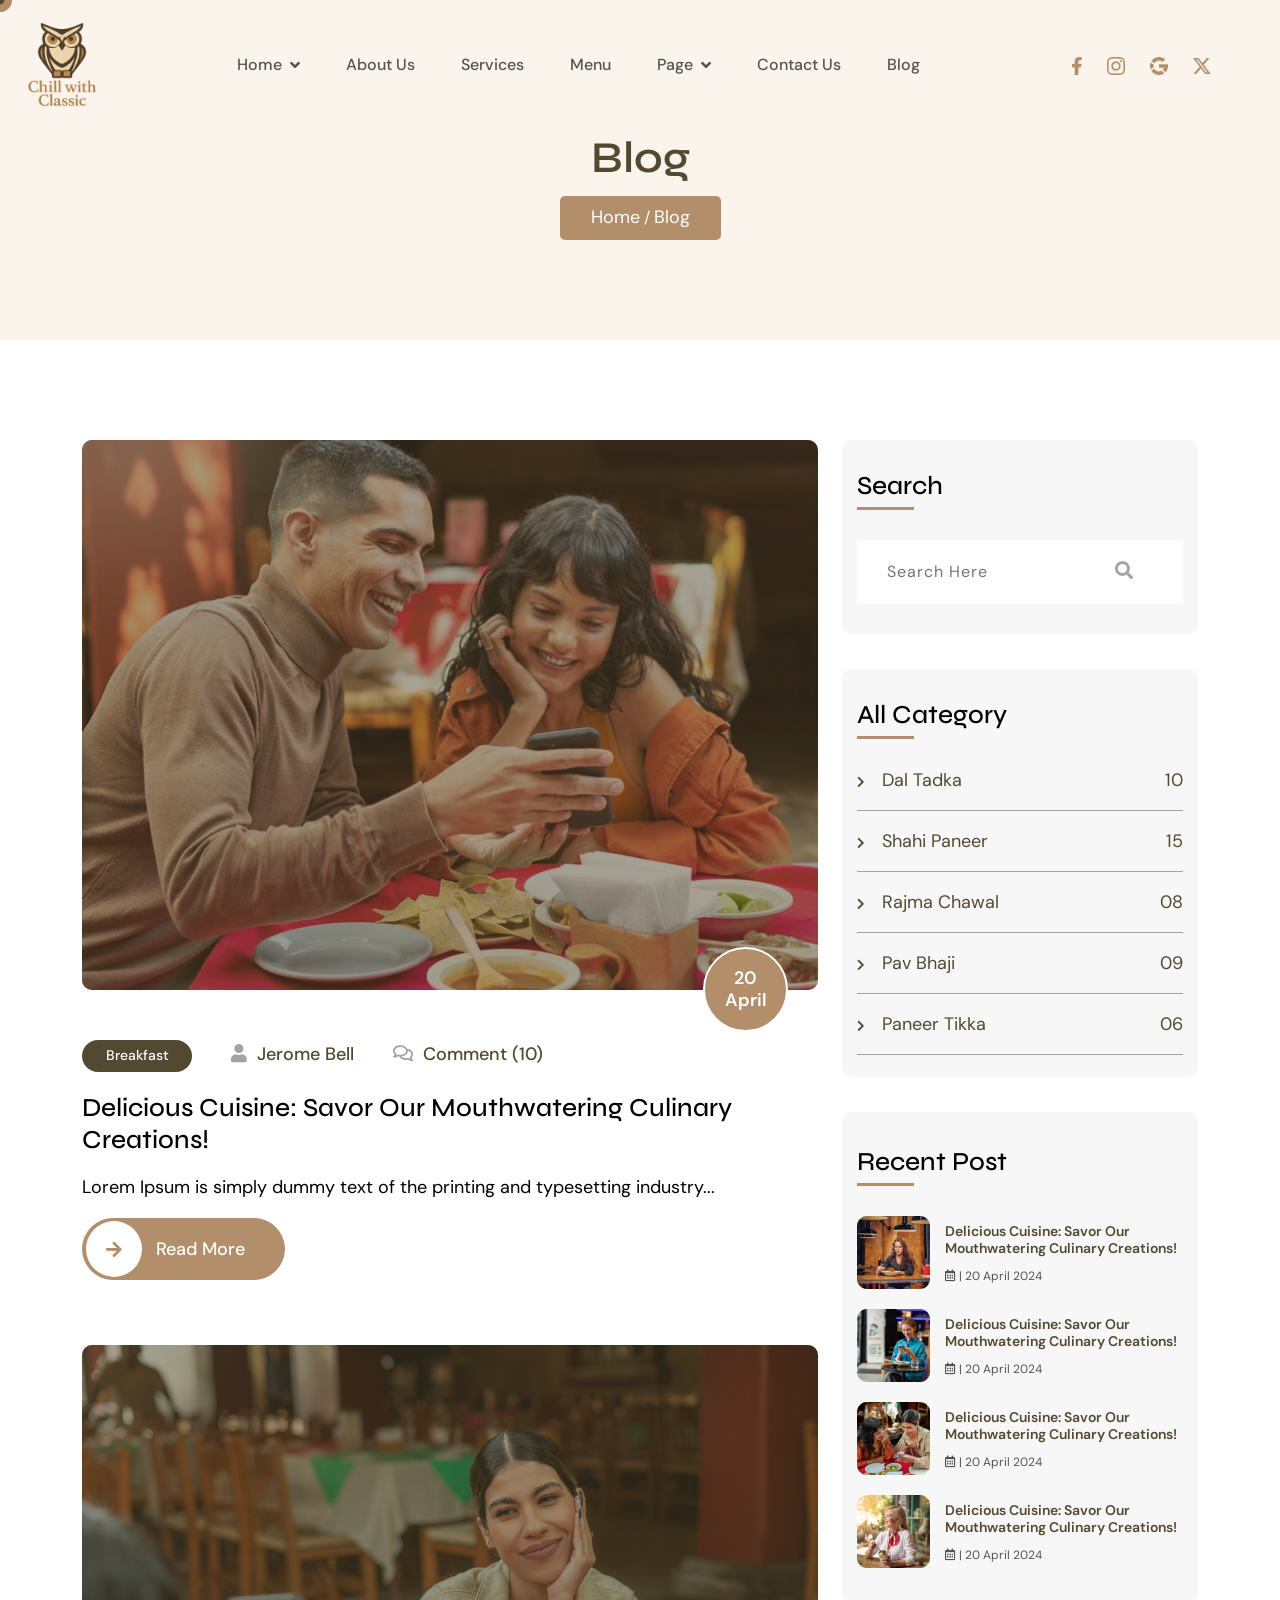
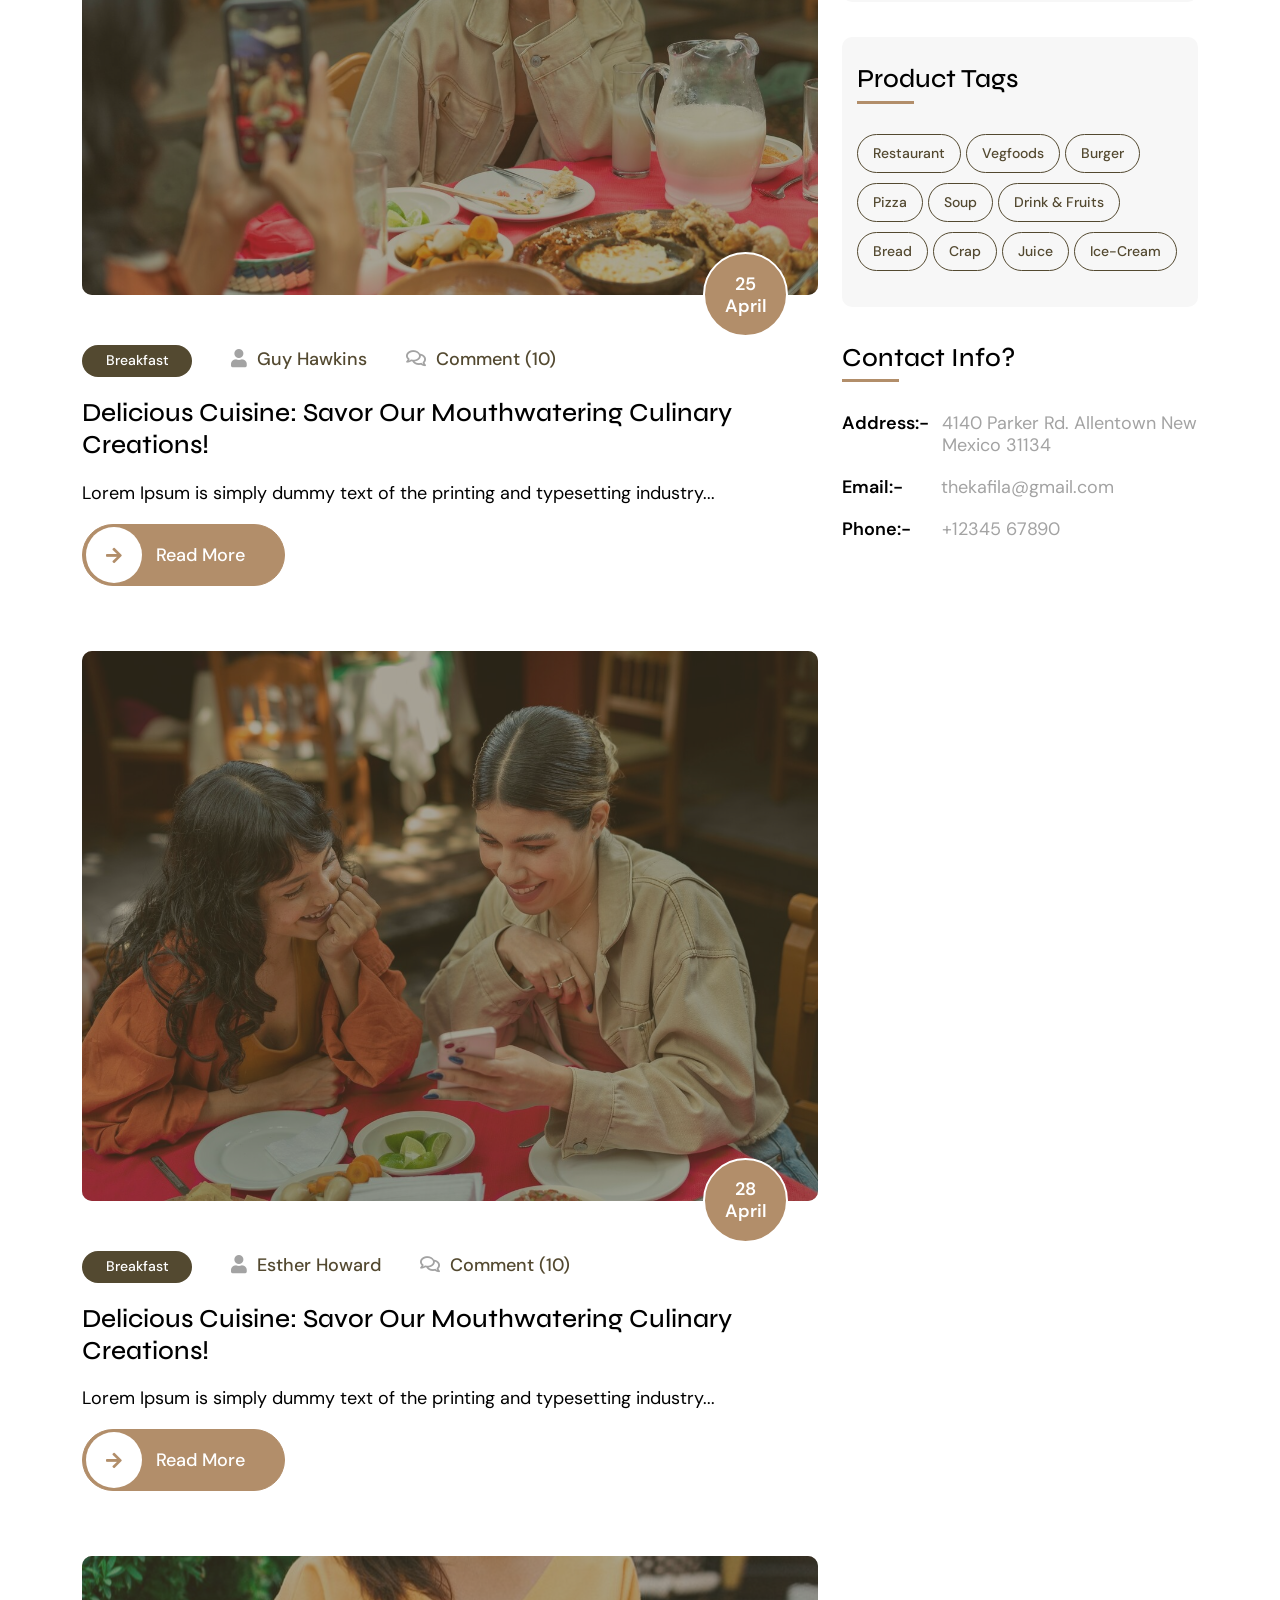
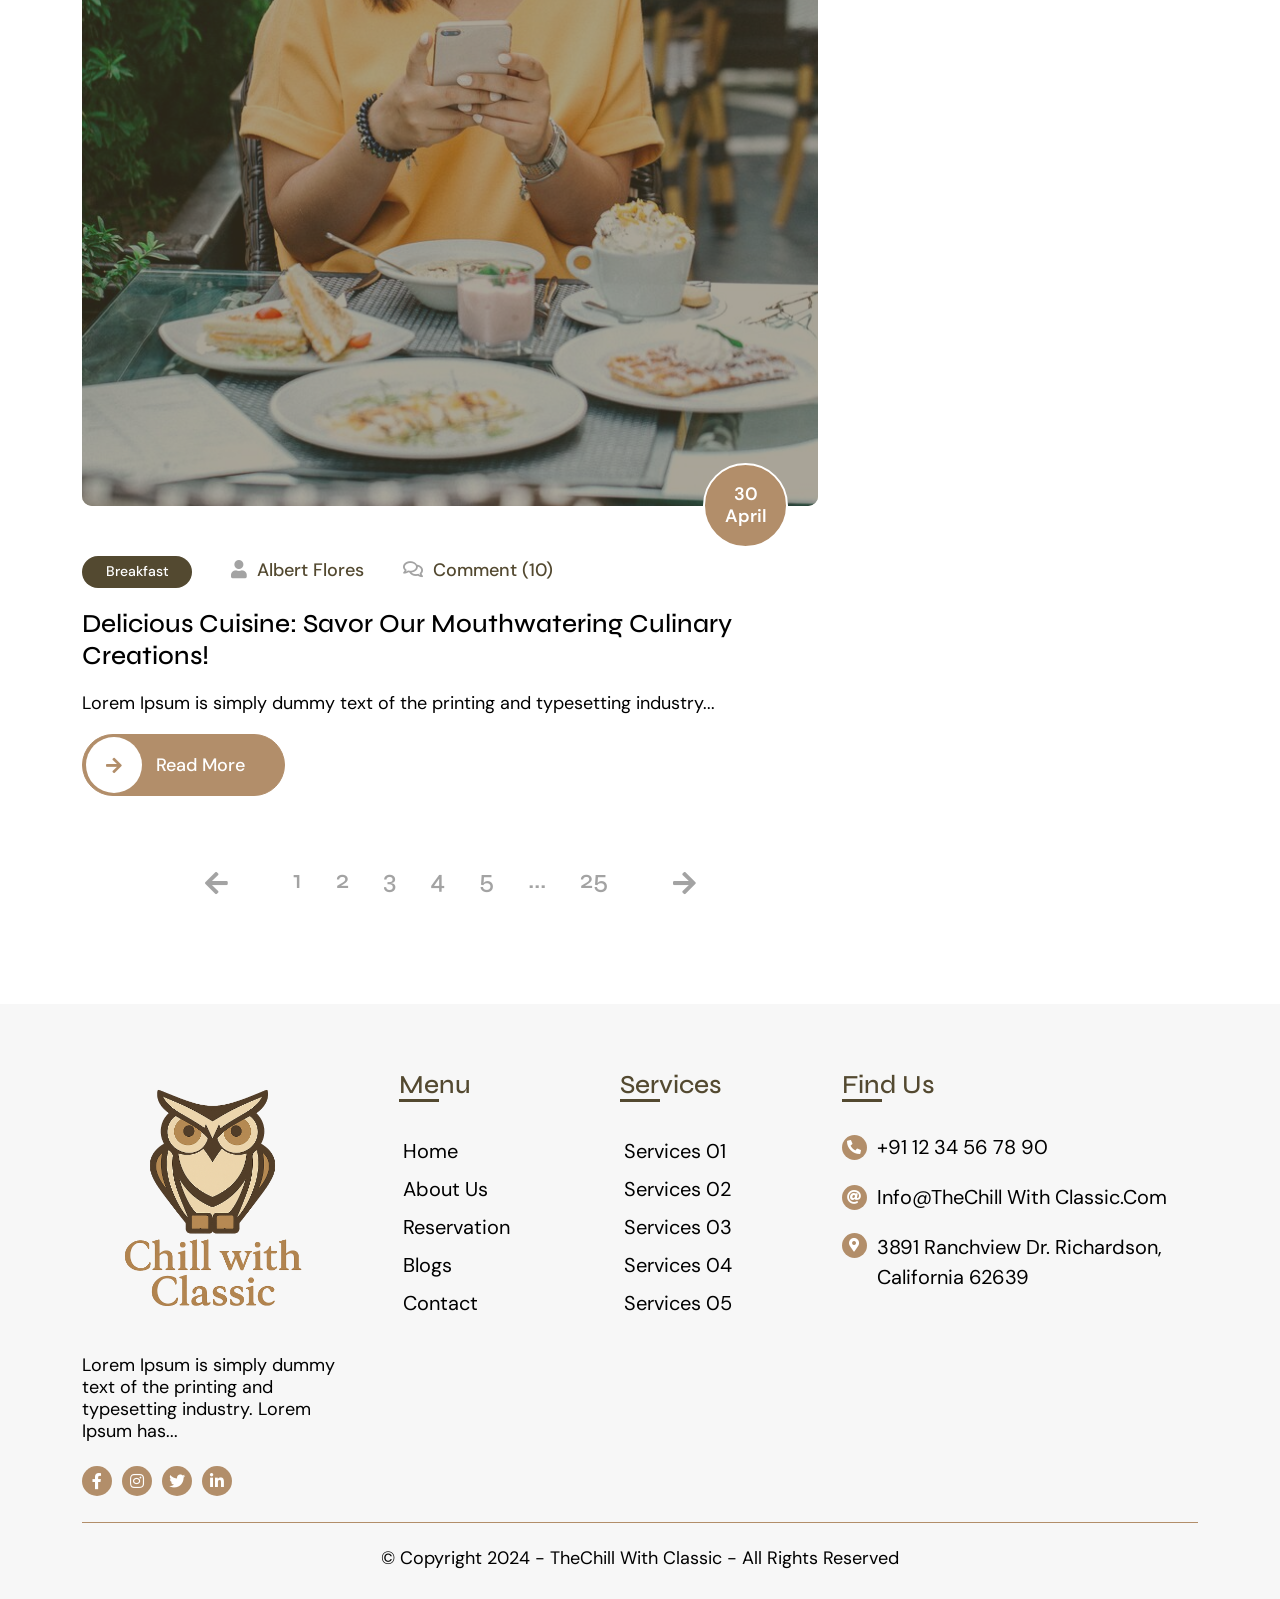
<file: blog.html>
<!doctype html>

<html lang="en">
  <head>
    <meta charset="UTF-8" />

    <meta name="viewport" content="width=device-width, initial-scale=1.0" />

    <title>Blog</title>

    <!-- Favicon -->

    <link
      rel="shortcut icon"
      type="image/png"
      href="assets/img/cafika-favicon.svg"
    />

    <!-- Google Fonts -->

    <link rel="preconnect" href="https://fonts.googleapis.com" />

    <link rel="preconnect" href="https://fonts.gstatic.com" crossorigin />

    <link
      href="https://fonts.googleapis.com/css2?family=DM+Sans:ital,opsz,wght@0,9..40,100..1000;1,9..40,100..1000&family=Syne:wght@400..800&display=swap"
      rel="stylesheet"
    />

    <!-- CSS Files -->

    <!--==== Bootstrap css file ====-->

    <link rel="stylesheet" href="assets/css/bootstrap.min.css" />

    <!--==== Font-Awesome css file ====-->

    <link rel="stylesheet" href="assets/css/all.min.css" />

    <!--==== Swiper ====-->

    <link rel="stylesheet" href="assets/plugins/swiper/swiper-bundle.min.css" />

    <!--==== Slick ====-->

    <link
      rel="stylesheet"
      type="text/css"
      href="assets/plugins/slick/slick.css"
    />

    <!--==== glightbox ====-->

    <link
      rel="stylesheet"
      href="assets/plugins/glightbox/css/glightbox.min.css"
    />

    <!--==== Aos ====-->

    <link href="assets/plugins/aos/aos.css" rel="stylesheet" />

    <!--==== Style css file ====-->

    <link rel="stylesheet" href="assets/css/style.css" />

    <link rel="stylesheet" href="assets/css/header-three.css" />

    <!--==== Responsive css file ====-->

    <link rel="stylesheet" href="assets/css/responsive.css" />
  </head>

  <body class="blog-page">
    <!-- Cursor -->

    <div class="circle"></div>

    <div class="circle"></div>

    <div class="circle"></div>

    <div class="circle"></div>

    <div class="circle"></div>

    <div class="circle"></div>

    <div class="circle"></div>

    <div class="circle"></div>

    <div class="circle"></div>

    <div class="circle"></div>

    <div class="circle"></div>

    <div class="circle"></div>

    <div class="circle"></div>

    <div class="circle"></div>

    <div class="circle"></div>

    <div class="circle"></div>

    <div class="circle"></div>

    <div class="circle"></div>

    <div class="circle"></div>

    <div class="circle"></div>

    <!--End Cursor -->

    <!-- Preloader -->

    <div id="preloader"></div>

    <!--End  Preloader -->

    <!-- Main header -->

    <header class="header-three fixed-top" id="header">
      <nav class="navbar navbar-expand-lg navbar-light">
        <div class="container-fluid">
          <a class="navbar-brand" href="home-page-3.html"
            ><img src="assets/img/the-cafika-logos.png" alt="logo"
          /></a>

          <button
            class="navbar-toggler collapsed"
            type="button"
            data-bs-toggle="collapse"
            data-bs-target="#navbarSupportedContent"
            aria-controls="navbarSupportedContent"
            aria-expanded="false"
            aria-label="Toggle navigation"
          >
            <span class="navbar-toggler-icon"></span>
          </button>

          <div
            class="collapse navbar-collapse justify-content-around"
            id="navbarSupportedContent"
          >
            <ul class="navbar-nav mb-2 mb-lg-0">
              <li class="nav-item dropdown">
                <a class="nav-link dropdown-toggle" href="index.html"> Home </a>
              </li>

              <li class="nav-item">
                <a class="nav-link" href="about-us.html">About Us</a>
              </li>

              <li class="nav-item">
                <a class="nav-link" href="services.html">Services</a>
              </li>

              <li class="nav-item">
                <a class="nav-link" href="our-menu.html">Menu</a>
              </li>

              <li class="nav-item dropdown">
                <a
                  class="nav-link dropdown-toggle"
                  href="javascript:void(0)"
                  id="navbarDropdown"
                  role="button"
                  data-bs-toggle="dropdown"
                  aria-expanded="false"
                >
                  Page
                </a>

                <ul class="dropdown-menu" aria-labelledby="navbarDropdown">
                  <li>
                    <a class="dropdown-item" href="reservation.html"
                      >Reservation</a
                    >
                  </li>

                  <li>
                    <a class="dropdown-item" href="product-details.html"
                      >Product Details</a
                    >
                  </li>

                  <li>
                    <a class="dropdown-item" href="blog-details.html"
                      >Blog Details</a
                    >
                  </li>

                  <li>
                    <a class="dropdown-item" href="team-chefs.html"
                      >Team Chef's</a
                    >
                  </li>

                  <li>
                    <a class="dropdown-item" href="error-page.html">404 Page</a>
                  </li>
                </ul>
              </li>

              <li class="nav-item">
                <a class="nav-link" href="contact-us.html">Contact Us</a>
              </li>

              <li class="nav-item">
                <a class="nav-link" href="blog.html">Blog</a>
              </li>
            </ul>

            <div class="header-social-icons d-flex align-items-center">
              <a href="https://www.facebook.com/" target="_blank"
                ><img src="assets/img/facebook-icon.png" alt="facebook"
              /></a>

              <a href="https://www.instagram.com/" target="_blank"
                ><img src="assets/img/instagram-icon.png" alt="instagram"
              /></a>

              <a href="https://www.google.co.in/" target="_blank"
                ><img src="assets/img/google-icon.png" alt="google"
              /></a>

              <a href="https://x.com/?lang=en" target="_blank"
                ><img src="assets/img/twitter-icon.png" alt="twitter"
              /></a>
            </div>
          </div>
        </div>
      </nav>
    </header>

    <!-- End of Main header -->

    <main>
      <!-- title section -->

      <section class="title">
        <div class="container-fluid">
          <div class="heading-title" data-aos="fade-up" data-aos-delay="100">
            <h1 data-aos="fade-up" data-aos-delay="200">Blog</h1>

            <span data-aos="fade-up" data-aos-delay="300"
              ><a href="index.html">home</a> /
              <a href="javascript:void(0)" class="active">Blog</a></span
            >
          </div>
        </div>
      </section>

      <!-- End of title section -->

      <!-- all blog section -->

      <section class="all-blog" data-aos="fade-up" data-aos-duration="1000">
        <div class="container">
          <div class="row">
            <div class="col-lg-8 col-md-7">
              <div class="blog-detail">
                <div class="blog" data-aos="fade-up" data-aos-delay="100">
                  <div class="blog-thumbnail">
                    <a href="blog-details.html"
                      ><img src="assets/img/blog-thumbnail-1.png" alt=""
                    /></a>

                    <div class="date">
                      <p>20<br />April</p>
                    </div>
                  </div>

                  <div class="blog-meta">
                    <button>Breakfast</button>

                    <a href="javascript:void(0)"
                      ><i class="fas fa-user"></i>Jerome Bell</a
                    >

                    <a href="javascript:void(0)"
                      ><i class="far fa-comments"></i>Comment
                      <span>(10)</span></a
                    >
                  </div>

                  <div class="blog-content">
                    <a href="blog-details.html">
                      <h5>
                        Delicious Cuisine: Savor Our Mouthwatering Culinary
                        Creations!
                      </h5>
                    </a>

                    <p>
                      Lorem Ipsum is simply dummy text of the printing and
                      typesetting industry...
                    </p>

                    <div
                      class="read-more"
                      data-aos="fade-up"
                      data-aos-delay="100"
                    >
                      <a href="blog-details.html" class="primary-btn"
                        ><span>Read More</span></a
                      >
                    </div>
                  </div>
                </div>

                <div class="blog" data-aos="fade-up" data-aos-delay="200">
                  <div class="blog-thumbnail">
                    <a href="blog-details.html"
                      ><img src="assets/img/blog-thumbnail-2.png" alt=""
                    /></a>

                    <div class="date">
                      <p>25<br />April</p>
                    </div>
                  </div>

                  <div class="blog-meta">
                    <button>Breakfast</button>

                    <a href="javascript:void(0)"
                      ><i class="fas fa-user"></i>Guy Hawkins</a
                    >

                    <a href="javascript:void(0)"
                      ><i class="far fa-comments"></i>Comment
                      <span>(10)</span></a
                    >
                  </div>

                  <div class="blog-content">
                    <a href="blog-details.html">
                      <h5>
                        Delicious Cuisine: Savor Our Mouthwatering Culinary
                        Creations!
                      </h5>
                    </a>

                    <p>
                      Lorem Ipsum is simply dummy text of the printing and
                      typesetting industry...
                    </p>

                    <div
                      class="read-more"
                      data-aos="fade-up"
                      data-aos-delay="100"
                    >
                      <a href="blog-details.html" class="primary-btn"
                        ><span>Read More</span></a
                      >
                    </div>
                  </div>
                </div>

                <div class="blog" data-aos="fade-up" data-aos-delay="300">
                  <div class="blog-thumbnail">
                    <a href="blog-details.html"
                      ><img src="assets/img/blog-thumbnail-3.png" alt=""
                    /></a>

                    <div class="date">
                      <p>28<br />April</p>
                    </div>
                  </div>

                  <div class="blog-meta">
                    <button>Breakfast</button>

                    <a href="javascript:void(0)"
                      ><i class="fas fa-user"></i>Esther Howard</a
                    >

                    <a href="javascript:void(0)"
                      ><i class="far fa-comments"></i>Comment
                      <span>(10)</span></a
                    >
                  </div>

                  <div class="blog-content">
                    <a href="blog-details.html">
                      <h5>
                        Delicious Cuisine: Savor Our Mouthwatering Culinary
                        Creations!
                      </h5>
                    </a>

                    <p>
                      Lorem Ipsum is simply dummy text of the printing and
                      typesetting industry...
                    </p>

                    <div
                      class="read-more"
                      data-aos="fade-up"
                      data-aos-delay="100"
                    >
                      <a href="blog-details.html" class="primary-btn"
                        ><span>Read More</span></a
                      >
                    </div>
                  </div>
                </div>

                <div class="blog" data-aos="fade-up" data-aos-delay="400">
                  <div class="blog-thumbnail">
                    <a href="blog-details.html"
                      ><img src="assets/img/blog-thumbnail-4.png" alt=""
                    /></a>

                    <div class="date">
                      <p>30<br />April</p>
                    </div>
                  </div>

                  <div class="blog-meta">
                    <button>Breakfast</button>

                    <a href="javascript:void(0)"
                      ><i class="fas fa-user"></i>Albert Flores</a
                    >

                    <a href="javascript:void(0)"
                      ><i class="far fa-comments"></i>Comment
                      <span>(10)</span></a
                    >
                  </div>

                  <div class="blog-content">
                    <a href="blog-details.html">
                      <h5>
                        Delicious Cuisine: Savor Our Mouthwatering Culinary
                        Creations!
                      </h5>
                    </a>

                    <p>
                      Lorem Ipsum is simply dummy text of the printing and
                      typesetting industry...
                    </p>

                    <div
                      class="read-more"
                      data-aos="fade-up"
                      data-aos-delay="100"
                    >
                      <a href="blog-details.html" class="primary-btn"
                        ><span>Read More</span></a
                      >
                    </div>
                  </div>
                </div>

                <div class="pagination" data-aos="fade-up" data-aos-delay="400">
                  <a href="javascript:void(0)"
                    ><i class="fas fa-arrow-left"></i
                  ></a>

                  <div class="number">
                    <button>1</button>

                    <button>2</button>

                    <button>3</button>

                    <button>4</button>

                    <button>5</button>

                    <button>...</button>

                    <button>25</button>
                  </div>

                  <a href="javascript:void(0)"
                    ><i class="fas fa-arrow-right"></i
                  ></a>
                </div>
              </div>
            </div>

            <div class="col-lg-4 col-md-5">
              <div class="slide-bar">
                <div
                  class="search-bar"
                  data-aos="fade-up"
                  data-aos-duration="1000"
                >
                  <div class="search-bar-title position-relative">
                    <h5>Search</h5>

                    <form>
                      <div class="form-group position-relative wrap-input-8">
                        <input
                          class="input"
                          type="search"
                          placeholder="Search Here"
                        />

                        <i class="fas fa-search"></i>

                        <span class="focus-border"><i></i></span>
                      </div>
                    </form>
                  </div>
                </div>

                <div
                  class="all-category"
                  data-aos="fade-up"
                  data-aos-duration="1000"
                >
                  <div class="search-bar-title position-relative">
                    <h5>All Category</h5>
                  </div>

                  <div class="category d-flex">
                    <a href="blog-details.html"
                      ><i class="fas fa-chevron-right"></i>Dal Tadka</a
                    >

                    <span>10</span>
                  </div>

                  <div class="category">
                    <a href="blog-details.html"
                      ><i class="fas fa-chevron-right"></i>Shahi Paneer</a
                    >

                    <span>15</span>
                  </div>

                  <div class="category">
                    <a href="blog-details.html"
                      ><i class="fas fa-chevron-right"></i>Rajma Chawal</a
                    >

                    <span>08</span>
                  </div>

                  <div class="category">
                    <a href="blog-details.html"
                      ><i class="fas fa-chevron-right"></i>Pav Bhaji</a
                    >

                    <span>09</span>
                  </div>

                  <div class="category">
                    <a href="blog-details.html"
                      ><i class="fas fa-chevron-right"></i>Paneer Tikka</a
                    >

                    <span>06</span>
                  </div>
                </div>

                <div
                  class="recent-post"
                  data-aos="fade-up"
                  data-aos-duration="1000"
                >
                  <div class="search-bar-title position-relative">
                    <h5>Recent Post</h5>
                  </div>

                  <div
                    class="post-item d-flex align-items-center"
                    data-aos="fade-up"
                    data-aos-delay="100"
                  >
                    <img src="assets/img/recent-post-1.png" alt="" />

                    <div class="post-meta">
                      <a href="blog-details.html"
                        >Delicious Cuisine: Savor Our Mouthwatering Culinary
                        Creations!
                      </a>

                      <span
                        ><i class="far fa-calendar-alt"></i> | 20 April
                        2024</span
                      >
                    </div>
                  </div>

                  <div
                    class="post-item d-flex align-items-center"
                    data-aos="fade-up"
                    data-aos-delay="200"
                  >
                    <img src="assets/img/recent-post-2.png" alt="" />

                    <div class="post-meta">
                      <a href="blog-details.html"
                        >Delicious Cuisine: Savor Our Mouthwatering Culinary
                        Creations!</a
                      >

                      <span
                        ><i class="far fa-calendar-alt"></i> | 20 April
                        2024</span
                      >
                    </div>
                  </div>

                  <div
                    class="post-item d-flex align-items-center"
                    data-aos="fade-up"
                    data-aos-delay="300"
                  >
                    <img src="assets/img/recent-post-3.png" alt="" />

                    <div class="post-meta">
                      <a href="blog-details.html"
                        >Delicious Cuisine: Savor Our Mouthwatering Culinary
                        Creations!</a
                      >

                      <span
                        ><i class="far fa-calendar-alt"></i> | 20 April
                        2024</span
                      >
                    </div>
                  </div>

                  <div
                    class="d-flex align-items-center"
                    data-aos="fade-up"
                    data-aos-delay="400"
                  >
                    <img src="assets/img/recent-post-4.png" alt="" />

                    <div class="post-meta">
                      <a href="blog-details.html"
                        >Delicious Cuisine: Savor Our Mouthwatering Culinary
                        Creations!</a
                      >

                      <span
                        ><i class="far fa-calendar-alt"></i> | 20 April
                        2024</span
                      >
                    </div>
                  </div>
                </div>

                <div
                  class="product-tags"
                  data-aos="fade-up"
                  data-aos-duration="1000"
                >
                  <div class="search-bar-title position-relative">
                    <h5>Product Tags</h5>
                  </div>

                  <div class="tags d-flex flex-wrap">
                    <a href="product-details.html">Restaurant</a>

                    <a href="product-details.html">Vegfoods</a>

                    <a href="product-details.html">Burger</a>

                    <a href="product-details.html">Pizza</a>

                    <a href="product-details.html">Soup</a>

                    <a href="product-details.html">Drink & Fruits</a>

                    <a href="product-details.html">Bread</a>

                    <a href="product-details.html">Crap</a>

                    <a href="product-details.html">Juice</a>

                    <a href="product-details.html">Ice-Cream</a>
                  </div>
                </div>

                <div
                  class="contact-info"
                  data-aos="fade-up"
                  data-aos-duration="1000"
                >
                  <div class="search-bar-title position-relative">
                    <h5>Contact Info?</h5>
                  </div>

                  <div class="info">
                    <div class="address d-flex">
                      <p>Address:-</p>

                      <a href="https://maps.google.com/" target="_blank"
                        >4140 Parker Rd. Allentown New Mexico 31134</a
                      >
                    </div>

                    <div class="email d-flex">
                      <p>Email:-</p>

                      <a href="mailto:thekafila@gmail.com"
                        >thekafila@gmail.com</a
                      >
                    </div>

                    <div class="phone d-flex">
                      <p>Phone:-</p>

                      <a href="tell:+1234567890"> +12345 67890</a>
                    </div>
                  </div>
                </div>
              </div>
            </div>
          </div>
        </div>
      </section>

      <!-- End of all blog section -->
    </main>

    <!-- Footer section -->

    <footer class="footer">
      <div class="container-md">
        <div class="footer-link" data-aos="fade-in" data-aos-delay="100">
          <div class="row justify-content-between">
            <div class="col-lg-3 col-md-6 col-sm-6">
              <div class="footer-col">
                <div class="footer-logo">
                  <a href="index.html"
                    ><img src="assets/img/the-cafika-logos.png" alt="logo"
                  /></a>
                </div>

                <p>
                  Lorem Ipsum is simply dummy text of the printing and
                  typesetting industry. Lorem Ipsum has...
                </p>

                <div class="social-icon d-flex align-items-center">
                  <a href="https://www.facebook.com/" target="_blank"
                    ><i class="fab fa-facebook-f"></i
                  ></a>

                  <a href="https://www.instagram.com/" target="_blank"
                    ><i class="fab fa-instagram"></i
                  ></a>

                  <a href="https://x.com/?lang=en" target="_blank"
                    ><i class="fab fa-twitter"></i
                  ></a>

                  <a href="https://in.linkedin.com/" target="_blank"
                    ><i class="fab fa-linkedin-in"></i
                  ></a>
                </div>
              </div>
            </div>

            <div class="col-lg-2 col-md-6 col-sm-6">
              <div class="footer-col">
                <div class="footer-titel position-relative">
                  <h2>Menu</h2>
                </div>

                <div class="footer-menu">
                  <a href="index.html">Home</a>

                  <a href="about-us.html">About Us</a>

                  <a href="reservation.html">Reservation</a>

                  <a href="blog.html">Blogs</a>

                  <a href="contact-us.html">Contact</a>
                </div>
              </div>
            </div>

            <div class="col-lg-2 col-md-6 col-sm-6">
              <div class="footer-col">
                <div class="footer-titel position-relative">
                  <h2>Services</h2>
                </div>

                <div class="footer-menu">
                  <a href="services.html">Services 01</a>

                  <a href="services.html">Services 02</a>

                  <a href="services.html">Services 03</a>

                  <a href="services.html">Services 04</a>

                  <a href="services.html">Services 05</a>
                </div>
              </div>
            </div>

            <div class="col-lg-4 col-md-6 col-sm-6">
              <div class="footer-col">
                <div class="footer-titel position-relative">
                  <h2>Find Us</h2>
                </div>

                <div class="footer-contact">
                  <ul class="d-flex align-items-center">
                    <li><i class="fas fa-phone-alt"></i></li>

                    <li><a href="tel:911234567890">+91 12 34 56 78 90</a></li>
                  </ul>

                  <ul class="d-flex align-items-center">
                    <li><i class="fas fa-at"></i></li>

                    <li>
                      <a href="mailto:info@theChill With Classic.com"
                        >info@theChill With Classic.com</a
                      >
                    </li>
                  </ul>

                  <ul class="d-flex m-0">
                    <li><i class="fas fa-map-marker-alt"></i></li>

                    <li>
                      <a href="https://maps.google.com/" target="_blank"
                        >3891 Ranchview Dr. Richardson, California 62639</a
                      >
                    </li>
                  </ul>
                </div>
              </div>
            </div>
          </div>
        </div>

        <div class="footer-copyright">
          <div class="bottom-text d-flex justify-content-center">
            <p>
              © Copyright 2024 - theChill With Classic - All Rights Reserved
            </p>
          </div>
        </div>
      </div>
    </footer>

    <!-- End of Footer section -->

    <!-- Back to top -->

    <a
      href="javascript:void(0)"
      class="scroll-top d-flex align-items-center justify-content-center active"
      ><i class="fa fa-angle-up" aria-hidden="true"></i
    ></a>

    <!--End Back to top -->

    <!-- JS Files -->

    <!-- ==== JQuery 3.3.1 js file==== -->

    <script src="assets/js/jquery-3.3.1.min.js"></script>

    <!-- ==== Bootstrap js file==== -->

    <script src="assets/js/bootstrap.bundle.min.js"></script>

    <!-- ====Swiper==== -->

    <script src="assets/plugins/swiper/swiper-bundle.min.js"></script>

    <!-- ====Slick-slider====-->

    <script src="assets/plugins/slick/slick.min.js"></script>

    <!--==== glightbox ====-->

    <script src="assets/plugins/glightbox/js/glightbox.min.js"></script>

    <!-- ====Aos====-->

    <script src="assets/plugins/aos/aos.js"></script>

    <!-- ==== Script js file==== -->

    <script src="assets/plugins/isotope-layout/isotope.pkgd.js"></script>

    <script src="assets/plugins/imagesloaded/imagesloaded.pkgd.min.js"></script>

    <script src="assets/js/script.js"></script>
  </body>
</html>
</file>
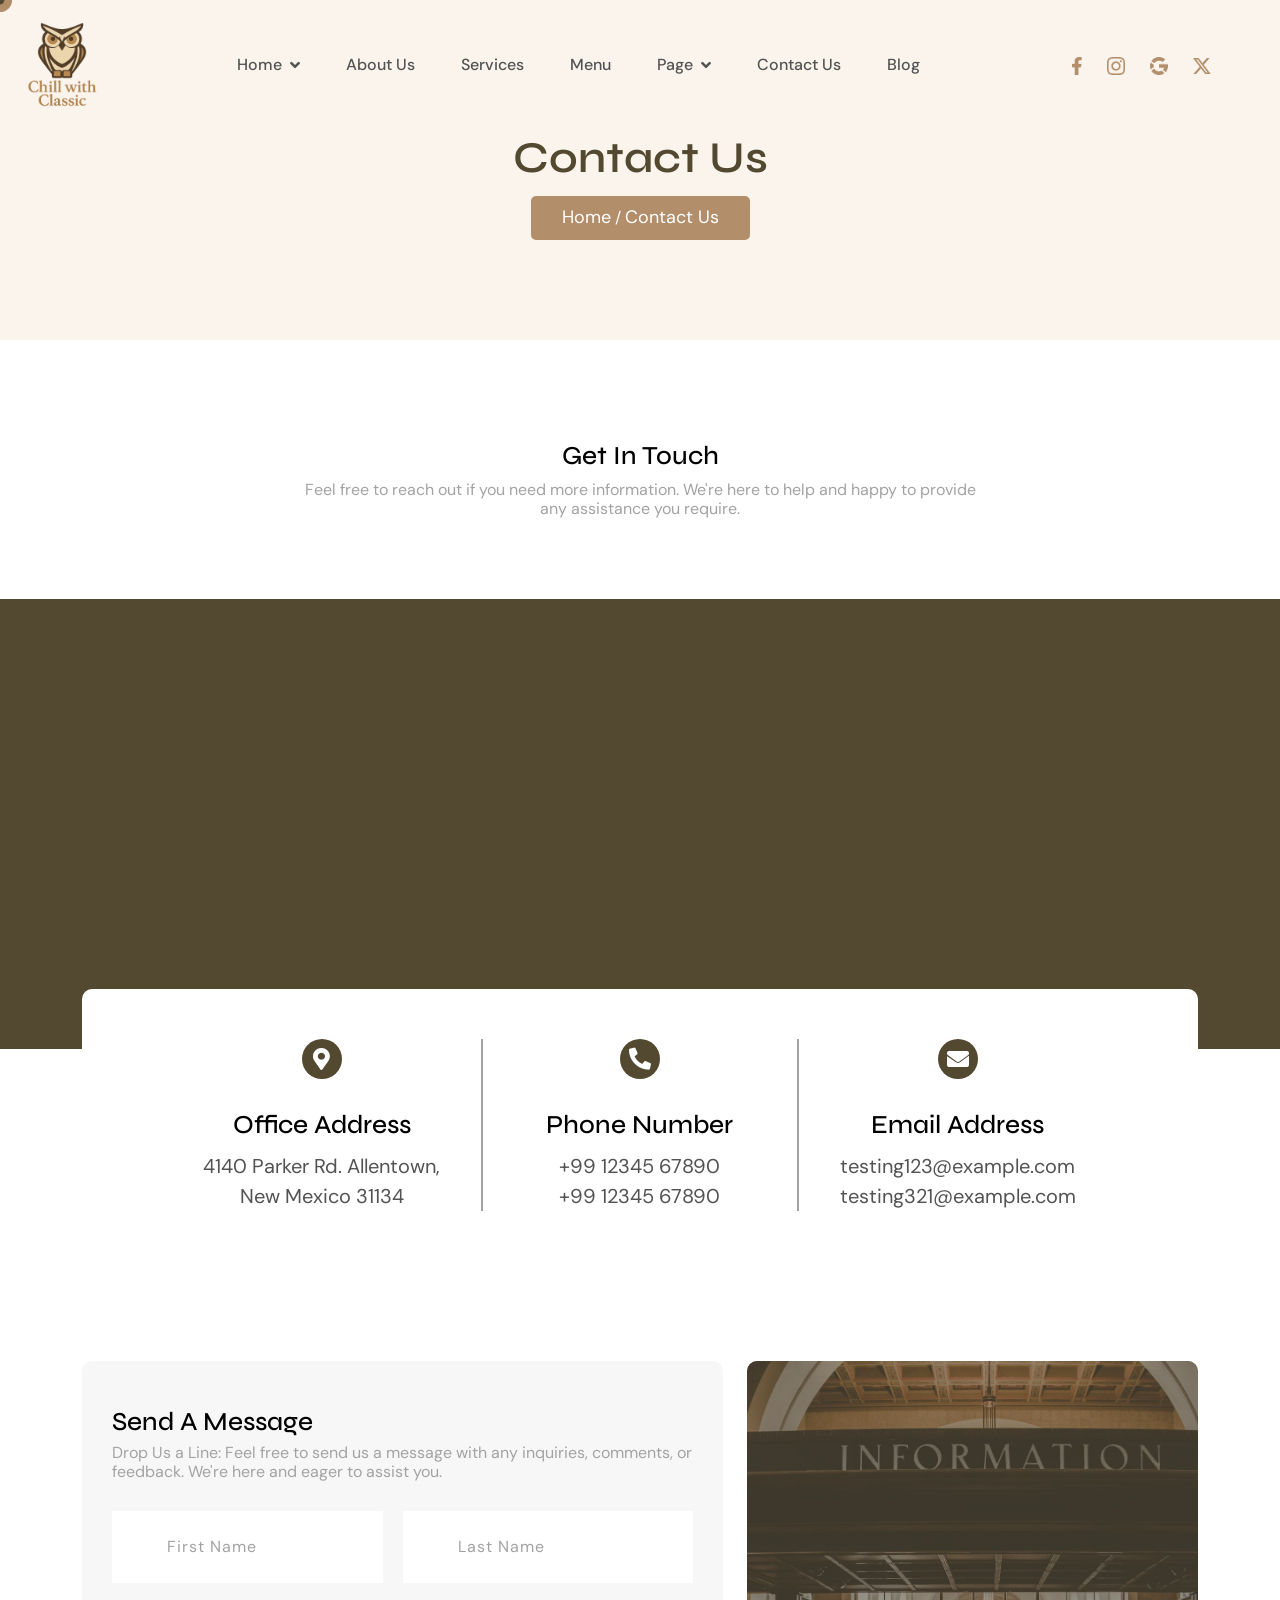
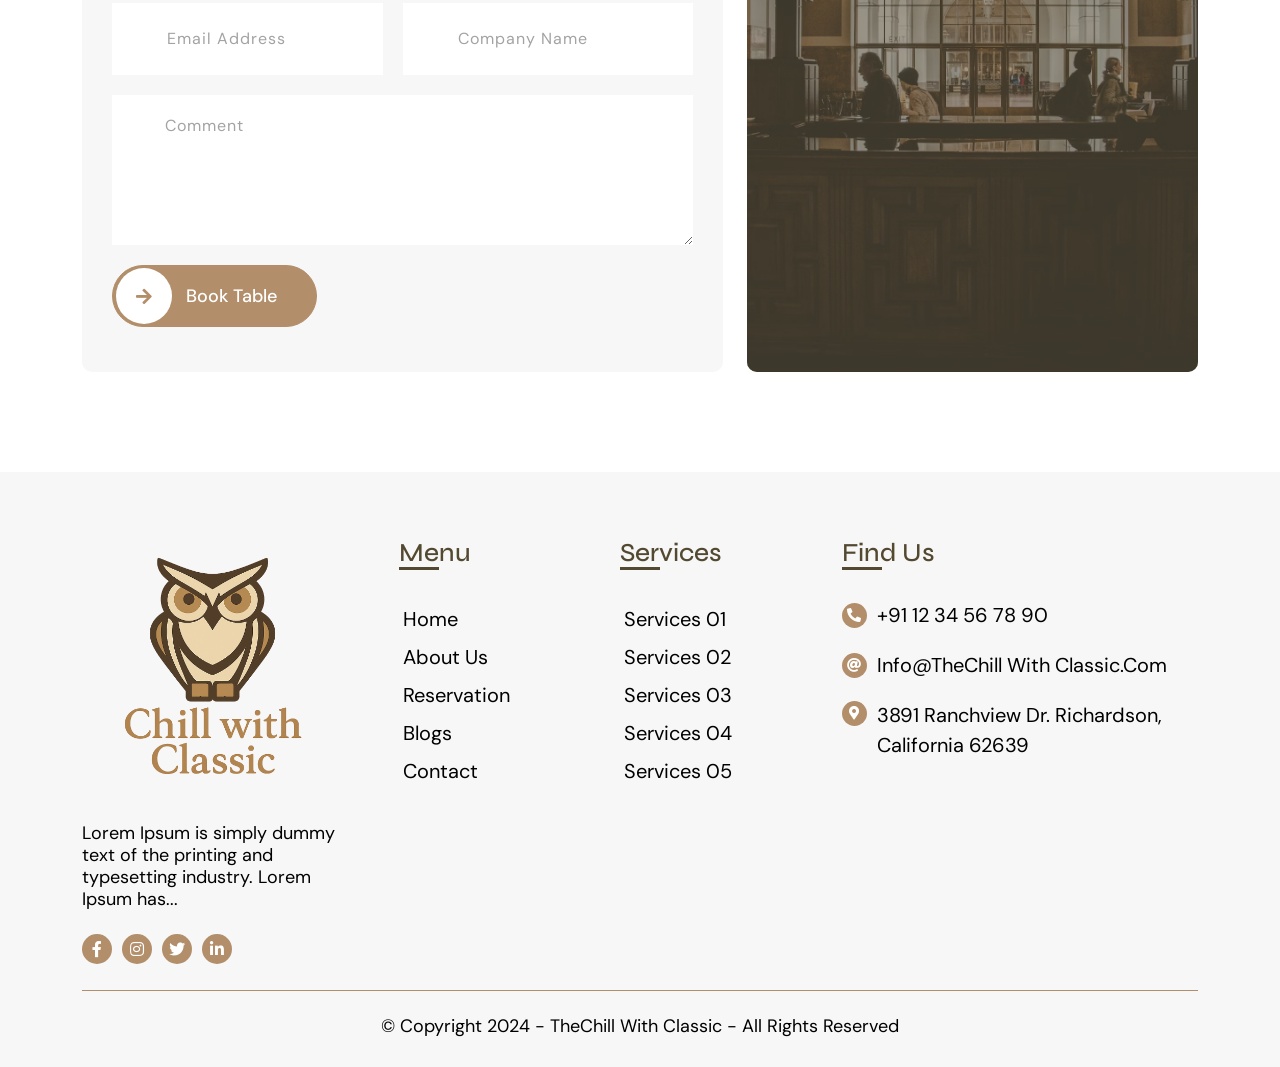
<file: contact-us.html>
<!doctype html>

<html lang="en">
  <head>
    <meta charset="UTF-8" />

    <meta name="viewport" content="width=device-width, initial-scale=1.0" />

    <title>Chill With Classic - Contact Us</title>

    <!-- Favicon -->

    <link
      rel="shortcut icon"
      type="image/png"
      href="assets/img/cafika-favicon.svg"
    />

    <!-- Google Fonts -->

    <link rel="preconnect" href="https://fonts.googleapis.com" />

    <link rel="preconnect" href="https://fonts.gstatic.com" crossorigin />

    <link
      href="https://fonts.googleapis.com/css2?family=DM+Sans:ital,opsz,wght@0,9..40,100..1000;1,9..40,100..1000&family=Syne:wght@400..800&display=swap"
      rel="stylesheet"
    />

    <!-- CSS Files -->

    <!--==== Bootstrap css file ====-->

    <link rel="stylesheet" href="assets/css/bootstrap.min.css" />

    <!--==== Font-Awesome css file ====-->

    <link rel="stylesheet" href="assets/css/all.min.css" />

    <!--==== Swiper ====-->

    <link rel="stylesheet" href="assets/plugins/swiper/swiper-bundle.min.css" />

    <!--==== Slick ====-->

    <link
      rel="stylesheet"
      type="text/css"
      href="assets/plugins/slick/slick.css"
    />

    <!--==== glightbox ====-->

    <link
      rel="stylesheet"
      href="assets/plugins/glightbox/css/glightbox.min.css"
    />

    <!--==== Aos ====-->

    <link href="assets/plugins/aos/aos.css" rel="stylesheet" />

    <!--==== Style css file ====-->

    <link rel="stylesheet" href="assets/css/style.css" />

    <link rel="stylesheet" href="assets/css/header-three.css" />

    <!--==== Responsive css file ====-->

    <link rel="stylesheet" href="assets/css/responsive.css" />
  </head>

  <body class="contact-us-page">
    <!-- Cursor -->

    <div class="circle"></div>

    <div class="circle"></div>

    <div class="circle"></div>

    <div class="circle"></div>

    <div class="circle"></div>

    <div class="circle"></div>

    <div class="circle"></div>

    <div class="circle"></div>

    <div class="circle"></div>

    <div class="circle"></div>

    <div class="circle"></div>

    <div class="circle"></div>

    <div class="circle"></div>

    <div class="circle"></div>

    <div class="circle"></div>

    <div class="circle"></div>

    <div class="circle"></div>

    <div class="circle"></div>

    <div class="circle"></div>

    <div class="circle"></div>

    <!--End Cursor -->

    <!-- Preloader -->

    <div id="preloader"></div>

    <!--End  Preloader -->

    <!-- Main header -->

    <header class="header-three fixed-top" id="header">
      <nav class="navbar navbar-expand-lg navbar-light">
        <div class="container-fluid">
          <a class="navbar-brand" href="home-page-3.html"
            ><img src="assets/img/the-cafika-logos.png" alt="logo"
          /></a>

          <button
            class="navbar-toggler collapsed"
            type="button"
            data-bs-toggle="collapse"
            data-bs-target="#navbarSupportedContent"
            aria-controls="navbarSupportedContent"
            aria-expanded="false"
            aria-label="Toggle navigation"
          >
            <span class="navbar-toggler-icon"></span>
          </button>

          <div
            class="collapse navbar-collapse justify-content-around"
            id="navbarSupportedContent"
          >
            <ul class="navbar-nav mb-2 mb-lg-0">
              <li class="nav-item dropdown">
                <a class="nav-link dropdown-toggle" href="index.html"> Home </a>
              </li>

              <li class="nav-item">
                <a class="nav-link" href="about-us.html">About Us</a>
              </li>

              <li class="nav-item">
                <a class="nav-link" href="services.html">Services</a>
              </li>

              <li class="nav-item">
                <a class="nav-link" href="our-menu.html">Menu</a>
              </li>

              <li class="nav-item dropdown">
                <a
                  class="nav-link dropdown-toggle"
                  href="javascript:void(0)"
                  id="navbarDropdown"
                  role="button"
                  data-bs-toggle="dropdown"
                  aria-expanded="false"
                >
                  Page
                </a>

                <ul class="dropdown-menu" aria-labelledby="navbarDropdown">
                  <li>
                    <a class="dropdown-item" href="reservation.html"
                      >Reservation</a
                    >
                  </li>

                  <li>
                    <a class="dropdown-item" href="product-details.html"
                      >Product Details</a
                    >
                  </li>

                  <li>
                    <a class="dropdown-item" href="blog-details.html"
                      >Blog Details</a
                    >
                  </li>

                  <li>
                    <a class="dropdown-item" href="team-chefs.html"
                      >Team Chef's</a
                    >
                  </li>

                  <li>
                    <a class="dropdown-item" href="error-page.html">404 Page</a>
                  </li>
                </ul>
              </li>

              <li class="nav-item">
                <a class="nav-link" href="contact-us.html">Contact Us</a>
              </li>

              <li class="nav-item">
                <a class="nav-link" href="blog.html">Blog</a>
              </li>
            </ul>

            <div class="header-social-icons d-flex align-items-center">
              <a href="https://www.facebook.com/" target="_blank"
                ><img src="assets/img/facebook-icon.png" alt="facebook"
              /></a>

              <a href="https://www.instagram.com/" target="_blank"
                ><img src="assets/img/instagram-icon.png" alt="instagram"
              /></a>

              <a href="https://www.google.co.in/" target="_blank"
                ><img src="assets/img/google-icon.png" alt="google"
              /></a>

              <a href="https://x.com/?lang=en" target="_blank"
                ><img src="assets/img/twitter-icon.png" alt="twitter"
              /></a>
            </div>
          </div>
        </div>
      </nav>
    </header>

    <!-- End of Main header -->

    <main>
      <!-- title section -->

      <section class="title">
        <div class="container-fluid">
          <div class="heading-title" data-aos="fade-up" data-aos-delay="100">
            <h1 data-aos="fade-up" data-aos-delay="200">Contact Us</h1>

            <span data-aos="fade-up" data-aos-delay="300"
              ><a href="index.html">home</a> /
              <a href="javascript:void(0)" class="active">Contact Us</a></span
            >
          </div>
        </div>
      </section>

      <!-- End of title section -->

      <!-- Map section -->

      <section class="map">
        <div
          class="contact-us-title"
          data-aos="fade-up"
          data-aos-duration="1000"
        >
          <h5>Get In Touch</h5>

          <p>
            Feel free to reach out if you need more information. We're here to
            help and happy to provide any assistance you require.
          </p>
        </div>

        <div class="container-fluid px-0">
          <div class="map-overlay">
            <iframe
              class="d-block"
              width="100%"
              height="555"
              scrolling="no"
              loading="lazy"
              style="border: 0"
              src="https://maps.google.com/maps?width=100%25&amp;height=600&amp;hl=en&amp;q=1%20Grafton%20Street,%20Dublin,%20Ireland+(My%20Business%20Name)&amp;t=p&amp;z=14&amp;ie=UTF8&amp;iwloc=B&amp;output=embed"
              data-aos="fade-in"
              data-aos-delay="200"
            >
            </iframe>
          </div>
        </div>

        <div class="container">
          <div class="row our-three-bg">
            <div
              class="col-md-4 col-12 d-flex justify-content-center"
              data-aos="fade-right"
              data-aos-duration="1000"
            >
              <div class="services-box">
                <a href="javascript:void(0)" class="loc-icon"
                  ><i class="fas fa-map-marker-alt"></i
                ></a>

                <h5>Office Address</h5>

                <a href="https://maps.google.com/" target="_blank"
                  >4140 Parker Rd. Allentown, New Mexico 31134</a
                >
              </div>
            </div>

            <div
              class="col-md-4 col-12 border-box d-flex justify-content-center"
              data-aos="fade-up"
              data-aos-duration="1000"
            >
              <div class="services-box">
                <a href="javascript:void(0)"
                  ><i class="fas fa-phone-alt"></i
                ></a>

                <h5>Phone Number</h5>

                <a href="tell:+991234567890">+99 12345 67890</a>

                <a href="tell:+991234567890">+99 12345 67890</a>
              </div>
            </div>

            <div
              class="col-md-4 col-12 d-flex justify-content-center"
              data-aos="fade-left"
              data-aos-duration="1000"
            >
              <div class="services-box">
                <a href="tel:+ 00 12 34 56 78 90"
                  ><i class="fas fa-envelope"></i
                ></a>

                <h5>Email Address</h5>

                <a href="mailto:testing123@example.com"
                  >testing123@example.com</a
                >

                <a href="mailto:testing321@example.com"
                  >testing321@example.com</a
                >
              </div>
            </div>
          </div>
        </div>
      </section>

      <!-- End of Map section -->

      <!-- contect section -->

      <section class="contact-form">
        <div class="container">
          <div class="row contect-form-div">
            <div
              class="col-lg-7"
              data-aos="fade-right"
              data-aos-duration="1000"
            >
              <div class="table-info">
                <div
                  class="table-heding"
                  data-aos="fade-up"
                  data-aos-duration="1000"
                >
                  <h5>Send A Message</h5>

                  <p>
                    Drop Us a Line: Feel free to send us a message with any
                    inquiries, comments, or feedback. We're here and eager to
                    assist you.
                  </p>
                </div>

                <div
                  class="table-form"
                  data-aos="fade-up"
                  data-aos-duration="1200"
                  data-aos-delay="100"
                >
                  <form
                    action="https://wpbunch.in/html/Chill With Classic/pages/assets/forms/contact.php"
                    method="post"
                  >
                    <div class="form-inner">
                      <div class="form-group">
                        <div class="d-flex form-box">
                          <div class="first-box">
                            <div class="wrap-input-8">
                              <input
                                class="input"
                                type="text"
                                name="firstname"
                                placeholder="First Name"
                              />

                              <span class="focus-border">
                                <i></i>
                              </span>
                            </div>
                          </div>

                          <div class="last-box">
                            <div class="wrap-input-8">
                              <input
                                class="input"
                                type="text"
                                name="lastname"
                                placeholder="Last Name"
                              />

                              <span class="focus-border">
                                <i></i>
                              </span>
                            </div>
                          </div>
                        </div>
                      </div>

                      <div class="form-group">
                        <div class="d-flex form-box">
                          <div class="first-box">
                            <div class="wrap-input-8">
                              <input
                                class="input"
                                type="text"
                                name="emailid"
                                placeholder="Email Address"
                              />

                              <span class="focus-border">
                                <i></i>
                              </span>
                            </div>
                          </div>

                          <div class="last-box">
                            <div class="wrap-input-8">
                              <input
                                class="input"
                                type="text"
                                name="companyname"
                                placeholder="Company Name"
                              />

                              <span class="focus-border">
                                <i></i>
                              </span>
                            </div>
                          </div>
                        </div>
                      </div>

                      <div class="form-group">
                        <div class="wrap-input-8">
                          <textarea
                            class="input"
                            name="message"
                            rows="4"
                            cols="100"
                            placeholder="Comment"
                          ></textarea>

                          <span class="focus-border">
                            <i></i>
                          </span>
                        </div>
                      </div>
                    </div>

                    <div
                      class="book-table"
                      data-aos="fade-up"
                      data-aos-duration="1000"
                      data-aos-delay="200"
                    >
                      <button class="primary-btn">
                        <span>Book Table</span>
                      </button>
                    </div>
                  </form>
                </div>
              </div>
            </div>

            <div class="col-lg-5" data-aos="fade-left" data-aos-duration="1000">
              <div class="table-right-img">
                <img src="assets/img/contact-send-message.png" alt="" />
              </div>
            </div>
          </div>
        </div>
      </section>
    </main>

    <!-- Footer section -->

    <footer class="footer">
      <div class="container-md">
        <div class="footer-link" data-aos="fade-in" data-aos-delay="100">
          <div class="row justify-content-between">
            <div class="col-lg-3 col-md-6 col-sm-6">
              <div class="footer-col">
                <div class="footer-logo">
                  <a href="index.html"
                    ><img src="assets/img/the-cafika-logos.png" alt="logo"
                  /></a>
                </div>

                <p>
                  Lorem Ipsum is simply dummy text of the printing and
                  typesetting industry. Lorem Ipsum has...
                </p>

                <div class="social-icon d-flex align-items-center">
                  <a href="https://www.facebook.com/" target="_blank"
                    ><i class="fab fa-facebook-f"></i
                  ></a>

                  <a href="https://www.instagram.com/" target="_blank"
                    ><i class="fab fa-instagram"></i
                  ></a>

                  <a href="https://x.com/?lang=en" target="_blank"
                    ><i class="fab fa-twitter"></i
                  ></a>

                  <a href="https://in.linkedin.com/" target="_blank"
                    ><i class="fab fa-linkedin-in"></i
                  ></a>
                </div>
              </div>
            </div>

            <div class="col-lg-2 col-md-6 col-sm-6">
              <div class="footer-col">
                <div class="footer-titel position-relative">
                  <h2>Menu</h2>
                </div>

                <div class="footer-menu">
                  <a href="index.html">Home</a>

                  <a href="about-us.html">About Us</a>

                  <a href="reservation.html">Reservation</a>

                  <a href="blog.html">Blogs</a>

                  <a href="contact-us.html">Contact</a>
                </div>
              </div>
            </div>

            <div class="col-lg-2 col-md-6 col-sm-6">
              <div class="footer-col">
                <div class="footer-titel position-relative">
                  <h2>Services</h2>
                </div>

                <div class="footer-menu">
                  <a href="services.html">Services 01</a>

                  <a href="services.html">Services 02</a>

                  <a href="services.html">Services 03</a>

                  <a href="services.html">Services 04</a>

                  <a href="services.html">Services 05</a>
                </div>
              </div>
            </div>

            <div class="col-lg-4 col-md-6 col-sm-6">
              <div class="footer-col">
                <div class="footer-titel position-relative">
                  <h2>Find Us</h2>
                </div>

                <div class="footer-contact">
                  <ul class="d-flex align-items-center">
                    <li><i class="fas fa-phone-alt"></i></li>

                    <li><a href="tel:911234567890">+91 12 34 56 78 90</a></li>
                  </ul>

                  <ul class="d-flex align-items-center">
                    <li><i class="fas fa-at"></i></li>

                    <li>
                      <a href="mailto:info@theChill With Classic.com"
                        >info@theChill With Classic.com</a
                      >
                    </li>
                  </ul>

                  <ul class="d-flex m-0">
                    <li><i class="fas fa-map-marker-alt"></i></li>

                    <li>
                      <a href="https://maps.google.com/" target="_blank"
                        >3891 Ranchview Dr. Richardson, California 62639</a
                      >
                    </li>
                  </ul>
                </div>
              </div>
            </div>
          </div>
        </div>

        <div class="footer-copyright">
          <div class="bottom-text d-flex justify-content-center">
            <p>
              © Copyright 2024 - theChill With Classic - All Rights Reserved
            </p>
          </div>
        </div>
      </div>
    </footer>

    <!-- End of Footer section -->

    <!-- Back to top -->

    <a
      href="javascript:void(0)"
      class="scroll-top d-flex align-items-center justify-content-center active"
      ><i class="fa fa-angle-up" aria-hidden="true"></i
    ></a>

    <!--End Back to top -->

    <!-- JS Files -->

    <!-- ==== JQuery 3.3.1 js file==== -->

    <script src="assets/js/jquery-3.3.1.min.js"></script>

    <!-- ==== Bootstrap js file==== -->

    <script src="assets/js/bootstrap.bundle.min.js"></script>

    <!-- ====Swiper==== -->

    <script src="assets/plugins/swiper/swiper-bundle.min.js"></script>

    <!-- ====Slick-slider====-->

    <script src="assets/plugins/slick/slick.min.js"></script>

    <!--==== glightbox ====-->

    <script src="assets/plugins/glightbox/js/glightbox.min.js"></script>

    <!-- ====Aos====-->

    <script src="assets/plugins/aos/aos.js"></script>

    <!-- ==== Script js file==== -->

    <script src="assets/plugins/isotope-layout/isotope.pkgd.js"></script>

    <script src="assets/plugins/imagesloaded/imagesloaded.pkgd.min.js"></script>

    <script src="assets/js/script.js"></script>
  </body>
</html>
</file>
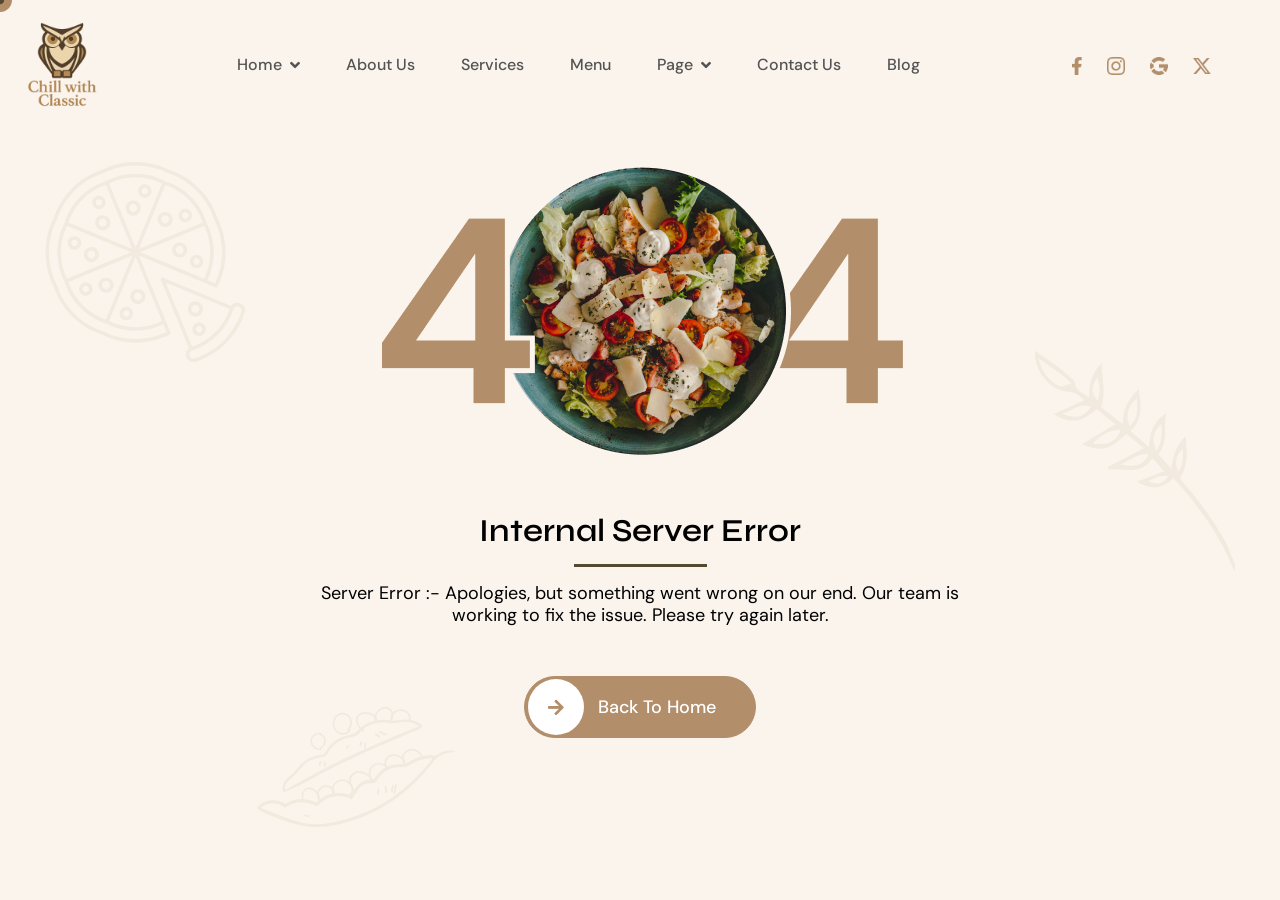
<file: error-page.html>
<!doctype html>

<html lang="en">
  <head>
    <meta charset="UTF-8" />

    <meta name="viewport" content="width=device-width, initial-scale=1.0" />

    <title>Error Page</title>

    <!-- Favicon -->

    <link
      rel="shortcut icon"
      type="image/png"
      href="assets/img/cafika-favicon.svg"
    />

    <!-- Google Fonts -->

    <link rel="preconnect" href="https://fonts.googleapis.com" />

    <link rel="preconnect" href="https://fonts.gstatic.com" crossorigin />

    <link
      href="https://fonts.googleapis.com/css2?family=DM+Sans:ital,opsz,wght@0,9..40,100..1000;1,9..40,100..1000&family=Syne:wght@400..800&display=swap"
      rel="stylesheet"
    />

    <!-- CSS Files -->

    <!--==== Bootstrap css file ====-->

    <link rel="stylesheet" href="assets/css/bootstrap.min.css" />

    <!--==== Font-Awesome css file ====-->

    <link rel="stylesheet" href="assets/css/all.min.css" />

    <!--==== Swiper ====-->

    <link rel="stylesheet" href="assets/plugins/swiper/swiper-bundle.min.css" />

    <!--==== Slick ====-->

    <link
      rel="stylesheet"
      type="text/css"
      href="assets/plugins/slick/slick.css"
    />

    <!--==== glightbox ====-->

    <link
      rel="stylesheet"
      href="assets/plugins/glightbox/css/glightbox.min.css"
    />

    <!--==== Aos ====-->

    <link href="assets/plugins/aos/aos.css" rel="stylesheet" />

    <!--==== Style css file ====-->

    <link rel="stylesheet" href="assets/css/style.css" />

    <link rel="stylesheet" href="assets/css/header-three.css" />

    <!--==== Responsive css file ====-->

    <link rel="stylesheet" href="assets/css/responsive.css" />
  </head>

  <body class="error-page">
    <!-- Cursor -->

    <div class="circle"></div>

    <div class="circle"></div>

    <div class="circle"></div>

    <div class="circle"></div>

    <div class="circle"></div>

    <div class="circle"></div>

    <div class="circle"></div>

    <div class="circle"></div>

    <div class="circle"></div>

    <div class="circle"></div>

    <div class="circle"></div>

    <div class="circle"></div>

    <div class="circle"></div>

    <div class="circle"></div>

    <div class="circle"></div>

    <div class="circle"></div>

    <div class="circle"></div>

    <div class="circle"></div>

    <div class="circle"></div>

    <div class="circle"></div>

    <!--End Cursor -->

    <!-- Preloader -->

    <div id="preloader"></div>

    <!--End  Preloader -->

    <!-- Main header -->

    <header class="header-three fixed-top" id="header">
      <nav class="navbar navbar-expand-lg navbar-light">
        <div class="container-fluid">
          <a class="navbar-brand" href="home-page-3.html"
            ><img src="assets/img/the-cafika-logos.png" alt="logo"
          /></a>

          <button
            class="navbar-toggler collapsed"
            type="button"
            data-bs-toggle="collapse"
            data-bs-target="#navbarSupportedContent"
            aria-controls="navbarSupportedContent"
            aria-expanded="false"
            aria-label="Toggle navigation"
          >
            <span class="navbar-toggler-icon"></span>
          </button>

          <div
            class="collapse navbar-collapse justify-content-around"
            id="navbarSupportedContent"
          >
            <ul class="navbar-nav mb-2 mb-lg-0">
              <li class="nav-item dropdown">
                <a
                  class="nav-link dropdown-toggle"
                  href="index.html"
                  id="navbarDropdown"
                  role="button"
                  data-bs-toggle="dropdown"
                  aria-expanded="false"
                >
                  Home
                </a>
              </li>

              <li class="nav-item">
                <a class="nav-link" href="about-us.html">About Us</a>
              </li>

              <li class="nav-item">
                <a class="nav-link" href="services.html">Services</a>
              </li>

              <li class="nav-item">
                <a class="nav-link" href="our-menu.html">Menu</a>
              </li>

              <li class="nav-item dropdown">
                <a
                  class="nav-link dropdown-toggle"
                  href="javascript:void(0)"
                  id="navbarDropdown"
                  role="button"
                  data-bs-toggle="dropdown"
                  aria-expanded="false"
                >
                  Page
                </a>

                <ul class="dropdown-menu" aria-labelledby="navbarDropdown">
                  <li>
                    <a class="dropdown-item" href="reservation.html"
                      >Reservation</a
                    >
                  </li>

                  <li>
                    <a class="dropdown-item" href="product-details.html"
                      >Product Details</a
                    >
                  </li>

                  <li>
                    <a class="dropdown-item" href="blog-details.html"
                      >Blog Details</a
                    >
                  </li>

                  <li>
                    <a class="dropdown-item" href="team-chefs.html"
                      >Team Chef's</a
                    >
                  </li>

                  <li>
                    <a class="dropdown-item" href="error-page.html">404 Page</a>
                  </li>
                </ul>
              </li>

              <li class="nav-item">
                <a class="nav-link" href="contact-us.html">Contact Us</a>
              </li>

              <li class="nav-item">
                <a class="nav-link" href="blog.html">Blog</a>
              </li>
            </ul>

            <div class="header-social-icons d-flex align-items-center">
              <a href="https://www.facebook.com/" target="_blank"
                ><img src="assets/img/facebook-icon.png" alt="facebook"
              /></a>

              <a href="https://www.instagram.com/" target="_blank"
                ><img src="assets/img/instagram-icon.png" alt="instagram"
              /></a>

              <a href="https://www.google.co.in/" target="_blank"
                ><img src="assets/img/google-icon.png" alt="google"
              /></a>

              <a href="https://x.com/?lang=en" target="_blank"
                ><img src="assets/img/twitter-icon.png" alt="twitter"
              /></a>
            </div>
          </div>
        </div>
      </nav>
    </header>

    <!-- End of Main header -->

    <main>
      <!-- Error section -->

      <section class="error">
        <div class="container-fluid">
          <div
            class="error-div d-flex justify-content-center align-items-center"
          >
            <img
              src="assets/img/vector-icon-03.svg"
              alt=""
              class="right-img"
              data-aos="fade-right"
              data-aos-duration="1000"
            />

            <img
              src="assets/img/vector-icon-04.svg"
              alt=""
              class="left-img"
              data-aos="fade-left"
              data-aos-duration="1000"
            />

            <img
              src="assets/img/vector-icon-15.svg"
              alt=""
              class="bottom-img"
              data-aos="fade-up"
              data-aos-duration="1000"
            />

            <div class="error-box" data-aos="fade-up" data-aos-duration="1200">
              <img
                src="assets/img/404.png"
                alt="error"
                data-aos="fade-up"
                data-aos-duration="600"
              />

              <div
                class="error-text"
                data-aos="fade-up"
                data-aos-duration="700"
              >
                <h4>Internal Server Error</h4>

                <p>
                  Server Error :- Apologies, but something went wrong on our
                  end. Our team is working to fix the issue. Please try again
                  later.
                </p>
              </div>

              <div class="back-to-home">
                <a href="index.html" class="primary-btn"
                  ><span>Back To Home</span></a
                >
              </div>
            </div>
          </div>
        </div>
      </section>

      <!-- End of Error section -->
    </main>

    <!-- JS Files -->

    <!-- ==== JQuery 3.3.1 js file==== -->

    <script src="assets/js/jquery-3.3.1.min.js"></script>

    <!-- ==== Bootstrap js file==== -->

    <script src="assets/js/bootstrap.bundle.min.js"></script>

    <!-- ====Swiper==== -->

    <script src="assets/plugins/swiper/swiper-bundle.min.js"></script>

    <!-- ====Slick-slider====-->

    <script src="assets/plugins/slick/slick.min.js"></script>

    <!--==== glightbox ====-->

    <script src="assets/plugins/glightbox/js/glightbox.min.js"></script>

    <!-- ====Aos====-->

    <script src="assets/plugins/aos/aos.js"></script>

    <!-- ==== Script js file==== -->

    <script src="assets/plugins/isotope-layout/isotope.pkgd.js"></script>

    <script src="assets/plugins/imagesloaded/imagesloaded.pkgd.min.js"></script>

    <script src="assets/js/script.js"></script>
  </body>
</html>
</file>
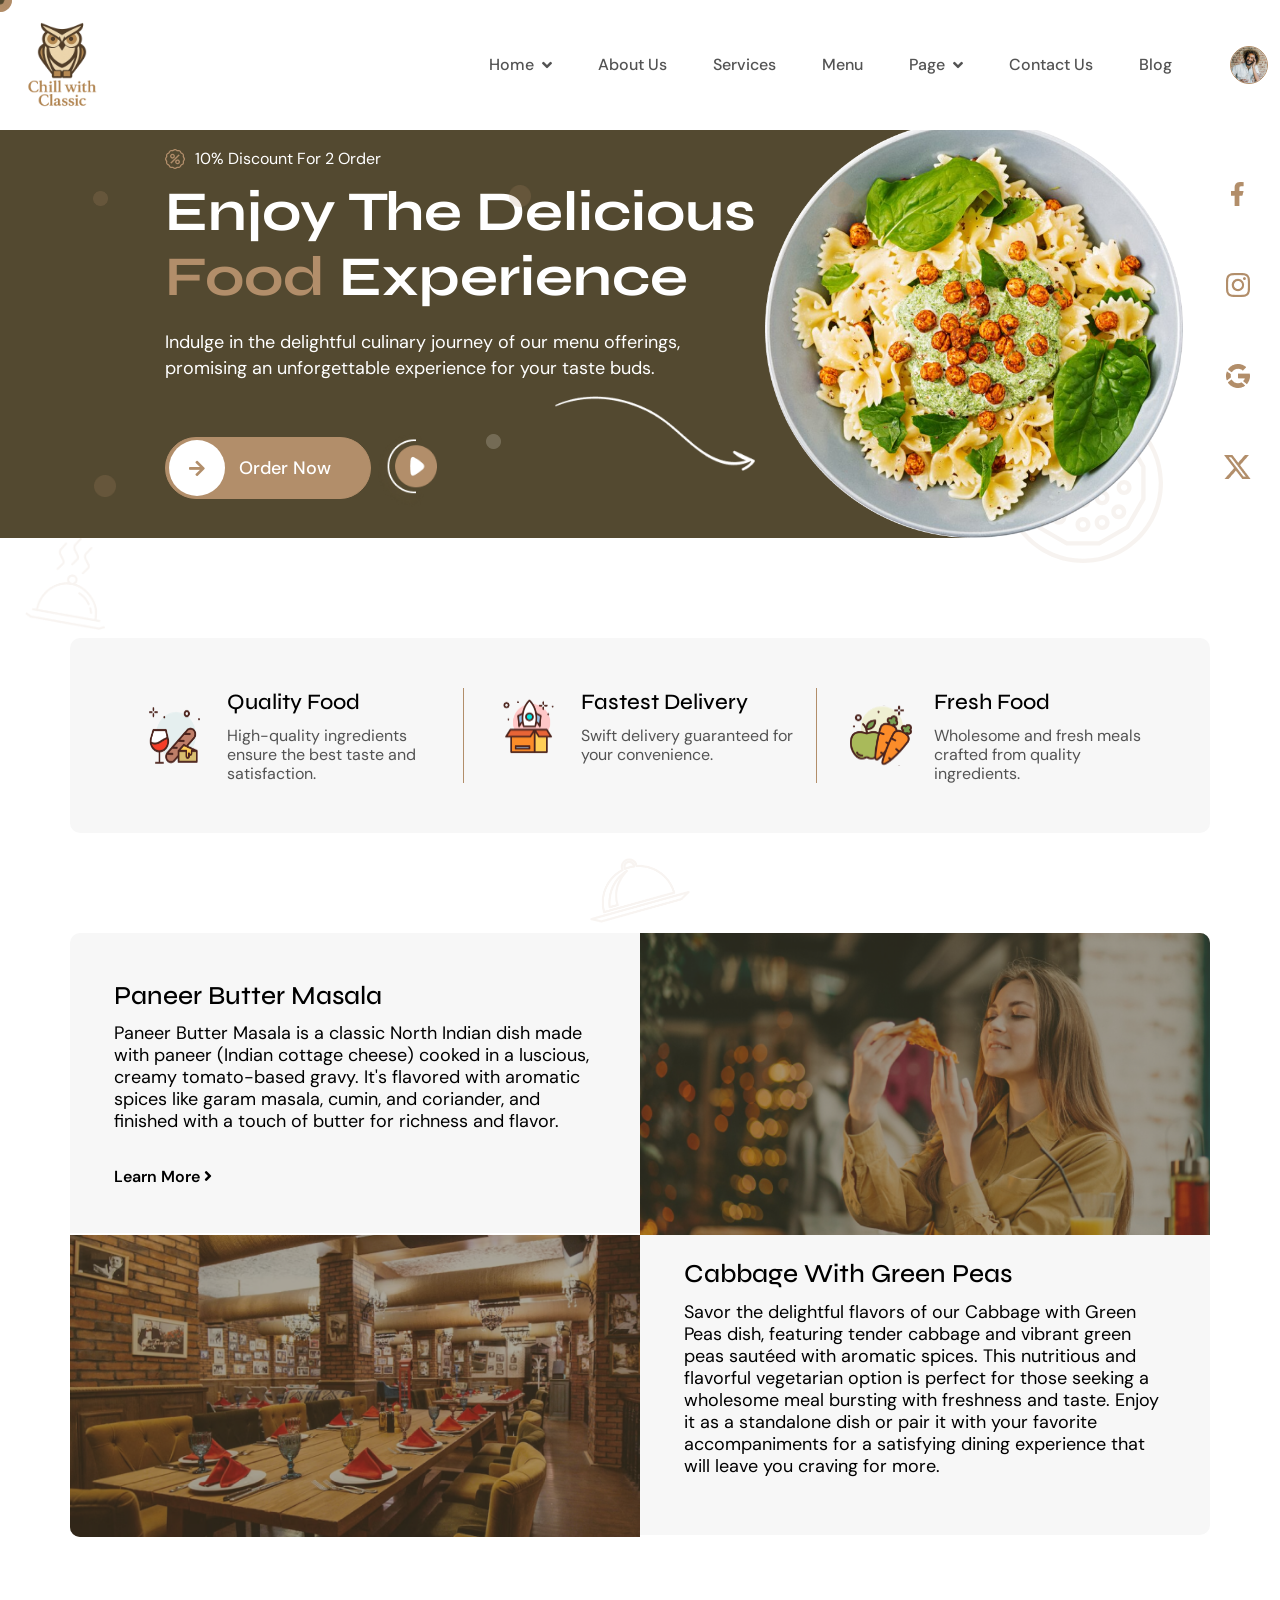
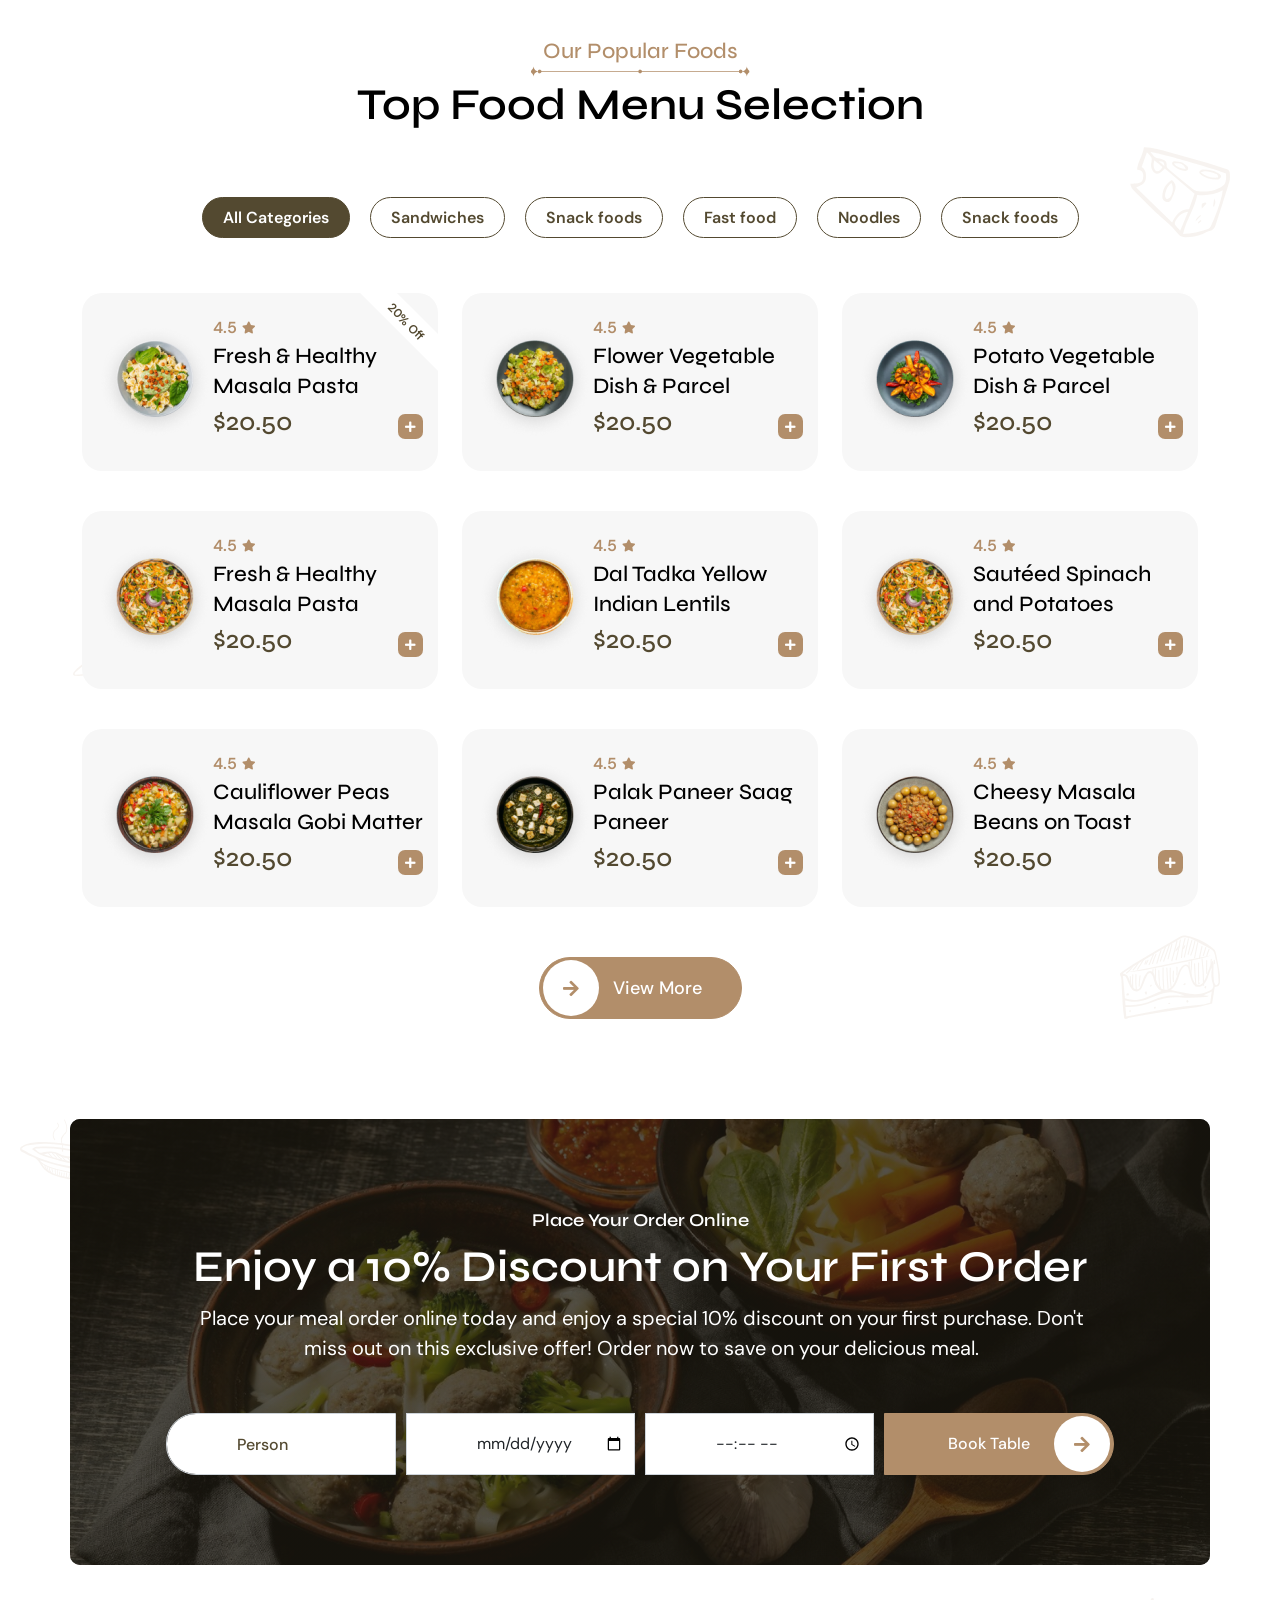
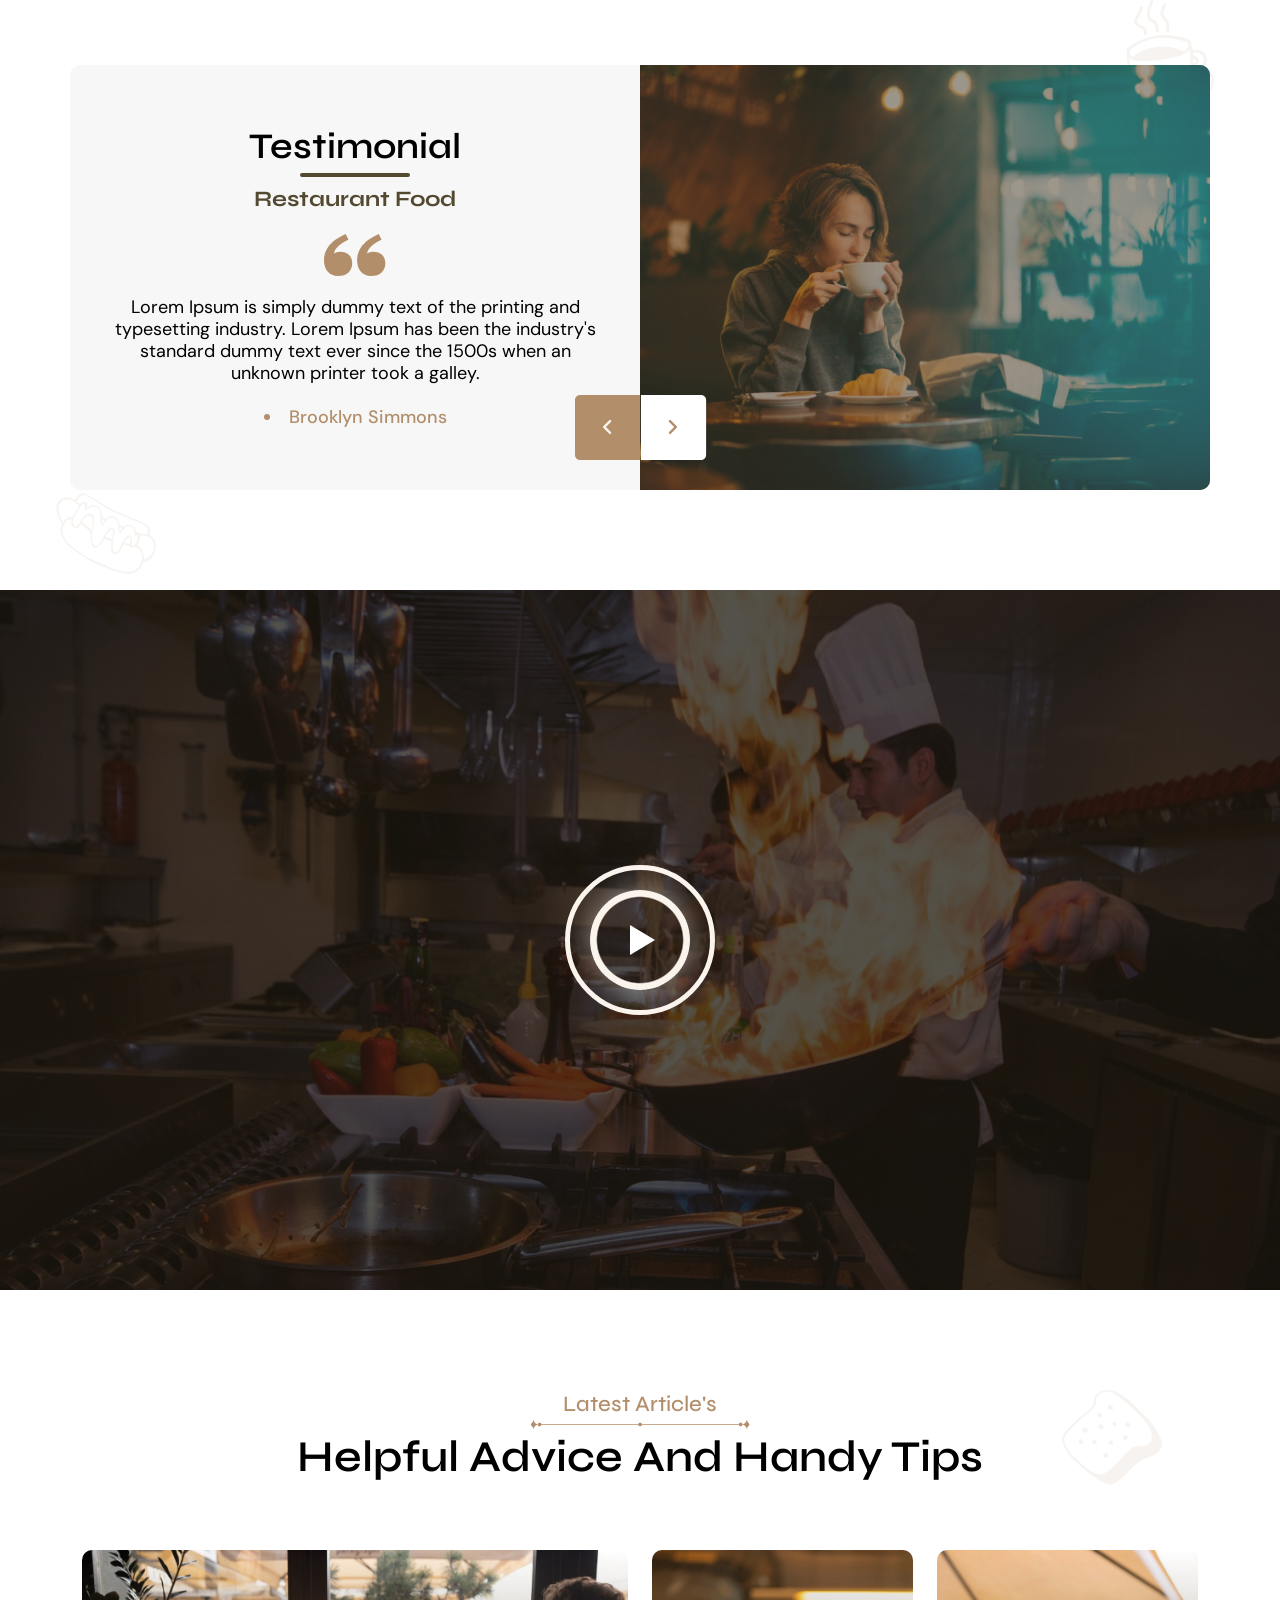
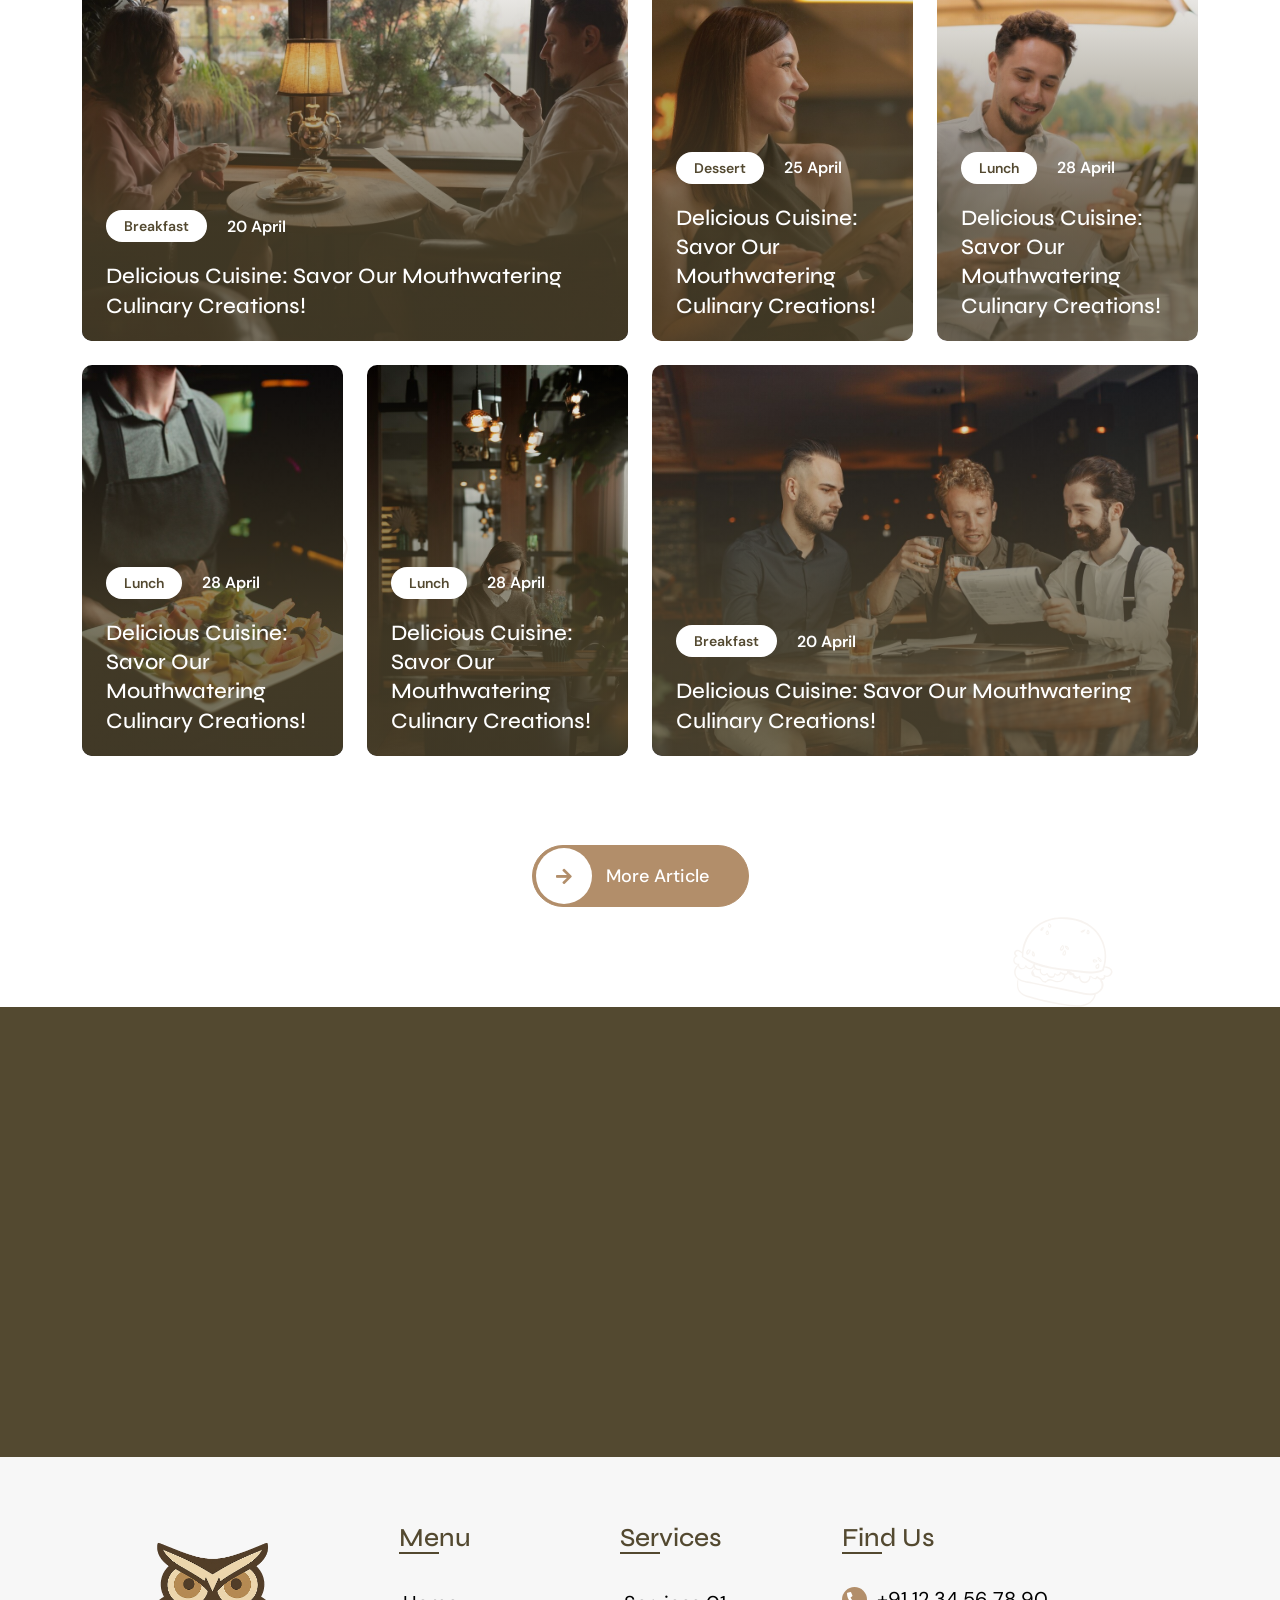
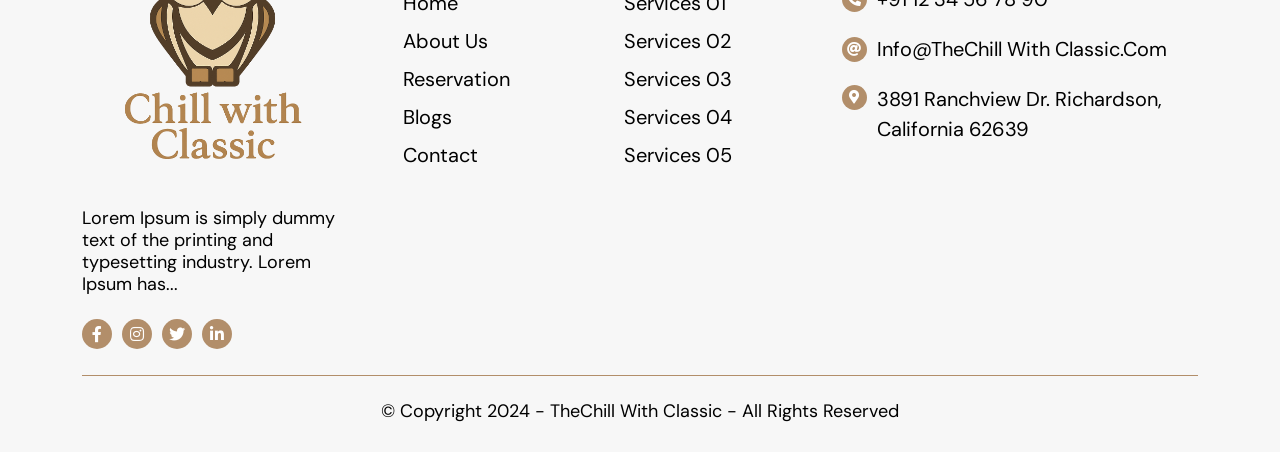
<file: home-page-2.html>
<!doctype html>

<html lang="en">
  <head>
    <meta charset="UTF-8" />

    <meta name="viewport" content="width=device-width, initial-scale=1.0" />

    <title>Chill With Classic-two</title>

    <!-- Favicon -->

    <link
      rel="shortcut icon"
      type="image/png"
      href="assets/img/cafika-favicon.svg"
    />

    <!-- Google Fonts -->

    <link rel="preconnect" href="https://fonts.googleapis.com" />

    <link rel="preconnect" href="https://fonts.gstatic.com" crossorigin />

    <link
      href="https://fonts.googleapis.com/css2?family=DM+Sans:ital,opsz,wght@0,9..40,100..1000;1,9..40,100..1000&family=Syne:wght@400..800&display=swap"
      rel="stylesheet"
    />

    <!-- CSS Files -->

    <!--==== Bootstrap css file ====-->

    <link rel="stylesheet" href="assets/css/bootstrap.min.css" />

    <!--==== Font-Awesome css file ====-->

    <link rel="stylesheet" href="assets/css/all.min.css" />

    <!--==== Swiper ====-->

    <link rel="stylesheet" href="assets/plugins/swiper/swiper-bundle.min.css" />

    <!--==== Slick ====-->

    <link
      rel="stylesheet"
      type="text/css"
      href="assets/plugins/slick/slick.css"
    />

    <!--==== glightbox ====-->

    <link
      rel="stylesheet"
      href="assets/plugins/glightbox/css/glightbox.min.css"
    />

    <!--==== Aos ====-->

    <link href="assets/plugins/aos/aos.css" rel="stylesheet" />

    <!--==== Style css file ====-->

    <link rel="stylesheet" href="assets/css/style.css" />

    <link rel="stylesheet" href="assets/css/header-two.css" />

    <!--==== Responsive css file ====-->

    <link rel="stylesheet" href="assets/css/responsive.css" />
  </head>

  <body class="home-page-two">
    <!-- Cursor -->

    <div class="circle"></div>

    <div class="circle"></div>

    <div class="circle"></div>

    <div class="circle"></div>

    <div class="circle"></div>

    <div class="circle"></div>

    <div class="circle"></div>

    <div class="circle"></div>

    <div class="circle"></div>

    <div class="circle"></div>

    <div class="circle"></div>

    <div class="circle"></div>

    <div class="circle"></div>

    <div class="circle"></div>

    <div class="circle"></div>

    <div class="circle"></div>

    <div class="circle"></div>

    <div class="circle"></div>

    <div class="circle"></div>

    <div class="circle"></div>

    <!--End Cursor -->

    <!-- Preloader -->

    <div id="preloader"></div>

    <!--End  Preloader -->

    <!-- Main header -->

    <header class="header-two fixed-top" id="header">
      <nav class="navbar navbar-expand-lg navbar-light">
        <div class="container-fluid">
          <a class="navbar-brand" href="home-page-2.html"
            ><img src="assets/img/the-cafika-logos.png" alt="logo"
          /></a>

          <button
            class="navbar-toggler collapsed"
            type="button"
            data-bs-toggle="collapse"
            data-bs-target="#navbarSupportedContent"
            aria-controls="navbarSupportedContent"
            aria-expanded="false"
            aria-label="Toggle navigation"
          >
            <span class="navbar-toggler-icon"></span>
          </button>

          <a href="javascript:void(0)" class="user-btn"
            ><img src="assets/img/contact-img.png"
          /></a>

          <div
            class="collapse navbar-collapse justify-content-end"
            id="navbarSupportedContent"
          >
            <ul class="navbar-nav mb-2 mb-lg-0">
              <li class="nav-item dropdown">
                <a
                  class="nav-link dropdown-toggle"
                  href="javascript:void(0)"
                  id="navbarDropdown"
                  role="button"
                  data-bs-toggle="dropdown"
                  aria-expanded="false"
                >
                  Home
                </a>

                <ul class="dropdown-menu" aria-labelledby="navbarDropdown">
                  <li>
                    <a class="dropdown-item" href="index.html">Home Page 1</a>
                  </li>

                  <li>
                    <a class="dropdown-item" href="home-page-2.html"
                      >Home Page 2</a
                    >
                  </li>

                  <!-- <li>

                                    <hr class="dropdown-divider">

                                </li> -->

                  <li>
                    <a class="dropdown-item" href="home-page-3.html"
                      >Home Page 3</a
                    >
                  </li>
                </ul>
              </li>

              <li class="nav-item">
                <a class="nav-link" href="about-us.html">About Us</a>
              </li>

              <li class="nav-item">
                <a class="nav-link" href="services.html">Services</a>
              </li>

              <li class="nav-item">
                <a class="nav-link" href="our-menu.html">Menu</a>
              </li>

              <li class="nav-item dropdown">
                <a
                  class="nav-link dropdown-toggle"
                  href="javascript:void(0)"
                  id="navbarDropdown"
                  role="button"
                  data-bs-toggle="dropdown"
                  aria-expanded="false"
                >
                  Page
                </a>

                <ul class="dropdown-menu" aria-labelledby="navbarDropdown">
                  <li>
                    <a class="dropdown-item" href="reservation.html"
                      >Reservation</a
                    >
                  </li>

                  <li>
                    <a class="dropdown-item" href="product-details.html"
                      >Product Details</a
                    >
                  </li>

                  <li>
                    <a class="dropdown-item" href="blog-details.html"
                      >Blog Details</a
                    >
                  </li>

                  <li>
                    <a class="dropdown-item" href="team-chefs.html"
                      >Team Chef's</a
                    >
                  </li>

                  <!-- <li>

                                    <hr class="dropdown-divider">

                                </li> -->

                  <li>
                    <a class="dropdown-item" href="error-page.html">404 Page</a>
                  </li>
                </ul>
              </li>

              <li class="nav-item">
                <a class="nav-link" href="contact-us.html">Contact Us</a>
              </li>

              <li class="nav-item">
                <a class="nav-link" href="blog.html">Blog</a>
              </li>
            </ul>
          </div>
        </div>
      </nav>
    </header>

    <!-- End of Main header -->

    <main>
      <!-- Banner section-two -->

      <section
        class="banner-two position-relative"
        id="hero"
        data-aos="fade-up"
        data-aos-duration="1000"
      >
        <div class="rotet">
          <img
            src="assets/img/vector-icon-14.svg"
            alt=""
            class="banner-two-vector"
            data-aos="fade-down"
            data-aos-delay="200"
          />
        </div>

        <div class="container-fluid px-0">
          <div class="row">
            <div class="col-lg-11 px-0">
              <div
                class="hero-bg"
                data-aos="fade-right"
                data-aos-duration="1500"
              >
                <div class="hero-heading">
                  <div class="heto-detail">
                    <p
                      class="offer-titel"
                      data-aos="zoom-in"
                      data-aos-delay="300"
                    >
                      <img src="assets/img/discount-vector.png" alt="" />

                      10% Discount For 2 Order
                    </p>

                    <h1 data-aos="fade-left" data-aos-delay="400">
                      Enjoy The Delicious<br />
                      <span style="color: #b28e6a">Food</span> Experience
                    </h1>

                    <p data-aos="fade-up" data-aos-delay="500">
                      Indulge in the delightful culinary journey of our menu
                      offerings, promising an unforgettable experience for your
                      taste buds.
                    </p>

                    <div data-aos="zoom-in-up" data-aos-delay="600">
                      <a href="contact-us.html" class="primary-btn"
                        ><span>Order Now</span></a
                      >

                      <a
                        href="https://youtu.be/78z9wfm-Gtg?si=yA2lp5ezdj0Vh8Vq"
                        class="glightbox"
                        ><img
                          src="assets/img/play-btn-vector.png"
                          alt="play-icon"
                          class="play-icon"
                      /></a>
                    </div>

                    <img
                      src="assets/img/vector-arrow.png"
                      alt="arrow"
                      class="arrow"
                      data-aos="flip-right"
                      data-aos-delay="700"
                    />

                    <img
                      src="assets/img/dot-vector-1.png"
                      alt="dot"
                      class="dot-one"
                      data-aos="fade-up"
                      data-aos-delay="800"
                    />

                    <img
                      src="assets/img/dot-vector-2.png"
                      alt="dot"
                      class="dot-two"
                      data-aos="fade-up"
                      data-aos-delay="900"
                    />

                    <img
                      src="assets/img/dot-vector-2.png"
                      alt="dot"
                      class="dot-three"
                      data-aos="fade-up"
                      data-aos-delay="1000"
                    />

                    <img
                      src="assets/img/dot-vector-2.png"
                      alt="dot"
                      class="dot-four"
                      data-aos="fade-up"
                      data-aos-delay="1100"
                    />
                  </div>
                </div>

                <div class="hero-banner rotet">
                  <img src="assets/img/home-two-hero-img.png" alt="food" />

                  <img
                    src="assets/img/dot-vector-2.png"
                    alt="dot"
                    class="dot-five"
                    data-aos="fade-up"
                    data-aos-delay="1200"
                  />
                </div>
              </div>
            </div>

            <div class="col-lg-1 social-icons">
              <div
                class="social-items d-flex flex-column align-items-center"
                data-aos="fade-left"
                data-aos-delay="1300"
              >
                <a href="https://www.facebook.com/" target="_blank"
                  ><img src="assets/img/facebook-icon.png" alt="facebook"
                /></a>

                <a href="https://www.instagram.com/" target="_blank"
                  ><img src="assets/img/instagram-icon.png" alt="instagram"
                /></a>

                <a href="https://www.google.co.in/" target="_blank"
                  ><img src="assets/img/google-icon.png" alt="google"
                /></a>

                <a href="https://x.com/?lang=en" target="_blank"
                  ><img src="assets/img/twitter-icon.png" alt="twitter"
                /></a>
              </div>
            </div>
          </div>
        </div>
      </section>

      <!-- End of Banner section-two -->

      <!-- Our Services-two -->

      <section
        class="our-services-two position-relative"
        id="services"
        data-aos="fade-up"
        data-aos-duration="1000"
      >
        <div class="container">
          <img
            src="assets/img/vector-icon.png"
            class="our-vector-two"
            data-aos="fade-down"
            data-aos-delay="200"
          />

          <div class="row our-two-bg">
            <div
              class="col-md-4 col-12"
              data-aos="fade-up"
              data-aos-delay="300"
            >
              <div class="services-box d-flex align-items-center">
                <img
                  src="assets/img/services-icon-1.svg"
                  alt="Food-icon"
                  data-aos="zoom-in"
                  data-aos-delay="400"
                />

                <div class="service-title">
                  <h6>Quality Food</h6>

                  <p>
                    High-quality ingredients ensure the best taste and
                    satisfaction.
                  </p>
                </div>
              </div>
            </div>

            <div
              class="col-md-4 col-12 border-box"
              data-aos="fade-up"
              data-aos-delay="400"
            >
              <div class="services-box d-flex align-items-center">
                <img
                  src="assets/img/services-icon-2.svg"
                  alt="Food-icon"
                  data-aos="zoom-in"
                  data-aos-delay="500"
                />

                <div class="service-title">
                  <h6>Fastest Delivery</h6>

                  <p>Swift delivery guaranteed for your convenience.</p>
                </div>
              </div>
            </div>

            <div
              class="col-md-4 col-12"
              data-aos="fade-up"
              data-aos-delay="500"
            >
              <div class="services-box d-flex align-items-center">
                <img
                  src="assets/img/services-icon-3.svg"
                  alt="Food-icon"
                  data-aos="zoom-in"
                  data-aos-delay="600"
                />

                <div class="service-title">
                  <h6>Fresh Food</h6>

                  <p>
                    Wholesome and fresh meals crafted from quality ingredients.
                  </p>
                </div>
              </div>
            </div>
          </div>
        </div>
      </section>

      <!-- End of Our Services-two -->

      <!-- our specialties section-two -->

      <section
        class="specialties-two position-relative"
        data-aos="fade-up"
        data-aos-duration="1000"
      >
        <div class="container px-sm-0">
          <img
            src="assets/img/vector-icon-01.png"
            alt="vector"
            class="specialties-two-icon-one"
            data-aos="fade-down"
            data-aos-delay="200"
          />

          <img
            src="assets/img/vector-icon-02.png"
            alt="vector"
            class="specialties-two-icon-two"
            data-aos="fade-down"
            data-aos-delay="300"
          />

          <div class="row g-0 first-box">
            <div
              class="col-md-6 specialties-two-item"
              data-aos="fade-right"
              data-aos-delay="400"
            >
              <div class="specialties-two-detail">
                <div class="specialties-two-content right-top-border">
                  <h3>Paneer Butter Masala</h3>

                  <p>
                    Paneer Butter Masala is a classic North Indian dish made
                    with paneer (Indian cottage cheese) cooked in a luscious,
                    creamy tomato-based gravy. It's flavored with aromatic
                    spices like garam masala, cumin, and coriander, and finished
                    with a touch of butter for richness and flavor.
                  </p>

                  <a href="services.html"
                    >Learn More <i class="fas fa-angle-right"></i
                  ></a>
                </div>
              </div>
            </div>

            <div
              class="col-md-6 specialties-two-item"
              data-aos="fade-left"
              data-aos-delay="500"
            >
              <div class="specialties-slider-detail">
                <div class="specialties-two-img left-top-border">
                  <img
                    src="assets/img/specialties-two-1.png"
                    class="left-top-border"
                  />
                </div>
              </div>
            </div>
          </div>

          <div class="row g-0 second-box">
            <div
              class="col-md-6 specialties-two-item"
              data-aos="fade-right"
              data-aos-delay="600"
            >
              <div class="specialties-slider-detail">
                <div class="specialties-two-img right-bottom-border">
                  <img
                    src="assets/img/specialties-two-2.png"
                    alt=""
                    class="right-bottom-border"
                  />
                </div>
              </div>
            </div>

            <div
              class="col-md-6 specialties-two-item"
              data-aos="fade-left"
              data-aos-delay="700"
            >
              <div class="specialties-two-detail">
                <div class="specialties-two-content left-bottom-border">
                  <h3>Cabbage With Green Peas</h3>

                  <p>
                    Savor the delightful flavors of our Cabbage with Green Peas
                    dish, featuring tender cabbage and vibrant green peas
                    sautéed with aromatic spices. This nutritious and flavorful
                    vegetarian option is perfect for those seeking a wholesome
                    meal bursting with freshness and taste. Enjoy it as a
                    standalone dish or pair it with your favorite accompaniments
                    for a satisfying dining experience that will leave you
                    craving for more.
                  </p>
                </div>
              </div>
            </div>
          </div>
        </div>
      </section>

      <!-- End of  our specialties section-two -->

      <!-- Popular Foods section-two -->

      <section
        class="popular-food-two position-relative"
        id="popular-food"
        data-aos="fade-up"
        data-aos-duration="1000"
      >
        <img
          src="assets/img/vector-icon-05.svg"
          alt="food"
          class="popular-food-icon-one"
          data-aos="fade-down"
          data-aos-delay="200"
        />

        <img
          src="assets/img/vector-icon-12.svg"
          alt="food"
          class="popular-food-icon-two"
          data-aos="fade-down"
          data-aos-delay="300"
        />

        <img
          src="assets/img/vector-icon-06.svg"
          alt="food"
          class="popular-food-icon-three"
          data-aos="fade-down"
          data-aos-delay="400"
        />

        <div
          class="main-title-two position-relative"
          data-aos="zoom-in"
          data-aos-delay="500"
        >
          <h3>Our Popular Foods</h3>

          <img src="assets/img/home-2-title-vector.png" alt="vector" />

          <h2>Top Food Menu Selection</h2>
        </div>

        <div class="container">
          <div
            class="isotope-layout"
            data-default-filter="*"
            data-layout="masonry"
            data-sort="original-order"
          >
            <ul
              class="portfolio-filters isotope-filters nav nav-pills"
              data-aos="fade-up"
              data-aos-delay="600"
            >
              <li data-filter="*" class="filter-active nav-item nav-link">
                All Categories
              </li>

              <li data-filter=".filter-sandwiches" class="nav-item nav-link">
                Sandwiches
              </li>

              <li data-filter=".filter-snack-foods" class="nav-item nav-link">
                Snack foods
              </li>

              <li data-filter=".filter-fast-food" class="nav-item nav-link">
                Fast food
              </li>

              <li data-filter=".filter-noodles" class="nav-item nav-link">
                Noodles
              </li>

              <li data-filter=".filter-snack-foods" class="nav-item nav-link">
                Snack foods
              </li>
            </ul>

            <div class="row isotope-container">
              <div
                class="col-md-4 col-6 portfolio-item isotope-item filter-sandwiches"
              >
                <div class="item-box-two d-flex position-relative">
                  <div class="offer-lable">
                    <span>20% Off</span>
                  </div>

                  <img
                    src="assets/img/fresh-healthy-masala-pasta-2.png"
                    alt="pasta"
                  />

                  <div class="item-detail">
                    <p>4.5<i class="fas fa-star"></i></p>

                    <h3>Fresh & Healthy Masala Pasta</h3>

                    <div
                      class="d-flex price justify-content-between align-items-center"
                    >
                      <h4>$20.50</h4>

                      <div class="plus-bg">
                        <a href="our-menu.html"><i class="fas fa-plus"></i></a>
                      </div>
                    </div>
                  </div>
                </div>
              </div>

              <div
                class="col-md-4 col-6 portfolio-item isotope-item filter-snack-foods"
              >
                <div class="item-box-two d-flex">
                  <img
                    src="assets/img/flower-vegetable-dish-parcel-2.png"
                    alt="pasta"
                  />

                  <div class="item-detail">
                    <p>4.5<i class="fas fa-star"></i></p>

                    <h3>Flower Vegetable Dish & Parcel</h3>

                    <div
                      class="d-flex price justify-content-between align-items-center"
                    >
                      <h4>$20.50</h4>

                      <div class="plus-bg">
                        <a href="our-menu.html"><i class="fas fa-plus"></i></a>
                      </div>
                    </div>
                  </div>
                </div>
              </div>

              <div
                class="col-md-4 col-6 portfolio-item isotope-item filter-fast-food"
              >
                <div class="item-box-two d-flex">
                  <img
                    src="assets/img/potato-vegetable-dish-parcel-2.png"
                    alt="pasta"
                  />

                  <div class="item-detail">
                    <p>4.5<i class="fas fa-star"></i></p>

                    <h3>Potato Vegetable Dish & Parcel</h3>

                    <div
                      class="d-flex price justify-content-between align-items-center"
                    >
                      <h4>$20.50</h4>

                      <div class="plus-bg">
                        <a href="our-menu.html"><i class="fas fa-plus"></i></a>
                      </div>
                    </div>
                  </div>
                </div>
              </div>

              <div
                class="col-md-4 col-6 portfolio-item isotope-item filter-noodles"
              >
                <div class="item-box-two d-flex">
                  <img
                    src="assets/img/fresh-healthy-masala-salad-2.png"
                    alt="pasta"
                  />

                  <div class="item-detail">
                    <p>4.5<i class="fas fa-star"></i></p>

                    <h3>Fresh & Healthy Masala Pasta</h3>

                    <div
                      class="d-flex price justify-content-between align-items-center"
                    >
                      <h4>$20.50</h4>

                      <div class="plus-bg">
                        <a href="our-menu.html"><i class="fas fa-plus"></i></a>
                      </div>
                    </div>
                  </div>
                </div>
              </div>

              <div
                class="col-md-4 col-6 portfolio-item isotope-item filter-snack-foods"
              >
                <div class="item-box-two d-flex">
                  <img
                    src="assets/img/dal-tadka-yellow-indian-lentils-2.png"
                    alt="pasta"
                  />

                  <div class="item-detail">
                    <p>4.5<i class="fas fa-star"></i></p>

                    <h3>Dal Tadka Yellow Indian Lentils</h3>

                    <div
                      class="d-flex price justify-content-between align-items-center"
                    >
                      <h4>$20.50</h4>

                      <div class="plus-bg">
                        <a href="our-menu.html"><i class="fas fa-plus"></i></a>
                      </div>
                    </div>
                  </div>
                </div>
              </div>

              <div
                class="col-md-4 col-6 portfolio-item isotope-item filter-sandwiches"
              >
                <div class="item-box-two d-flex">
                  <img
                    src="assets/img/fresh-healthy-masala-salad-2.png"
                    alt="pasta"
                  />

                  <div class="item-detail">
                    <p>4.5<i class="fas fa-star"></i></p>

                    <h3>Sautéed Spinach and Potatoes</h3>

                    <div
                      class="d-flex price justify-content-between align-items-center"
                    >
                      <h4>$20.50</h4>

                      <div class="plus-bg">
                        <a href="our-menu.html"><i class="fas fa-plus"></i></a>
                      </div>
                    </div>
                  </div>
                </div>
              </div>

              <div
                class="col-md-4 col-6 portfolio-item isotope-item filter-snack-foods"
              >
                <div class="item-box-two d-flex">
                  <img
                    src="assets/img/cauliflower-peas-masala-gobi-matter-2.png"
                    alt="pasta"
                  />

                  <div class="item-detail">
                    <p>4.5<i class="fas fa-star"></i></p>

                    <h3>Cauliflower Peas Masala Gobi Matter</h3>

                    <div
                      class="d-flex price justify-content-between align-items-center"
                    >
                      <h4>$20.50</h4>

                      <div class="plus-bg">
                        <a href="our-menu.html"><i class="fas fa-plus"></i></a>
                      </div>
                    </div>
                  </div>
                </div>
              </div>

              <div
                class="col-md-4 col-6 portfolio-item isotope-item filter-fast-food"
              >
                <div class="item-box-two d-flex">
                  <img
                    src="assets/img/palak-paneer-saag-paneer-2.png"
                    alt="pasta"
                  />

                  <div class="item-detail">
                    <p>4.5<i class="fas fa-star"></i></p>

                    <h3>Palak Paneer Saag Paneer</h3>

                    <div
                      class="d-flex price justify-content-between align-items-center"
                    >
                      <h4>$20.50</h4>

                      <div class="plus-bg">
                        <a href="our-menu.html"><i class="fas fa-plus"></i></a>
                      </div>
                    </div>
                  </div>
                </div>
              </div>

              <div
                class="col-md-4 col-6 portfolio-item isotope-item filter-noodles"
              >
                <div class="item-box-two d-flex">
                  <img
                    src="assets/img/cheesy-masala-beans-on-toast-2.png"
                    alt="pasta"
                  />

                  <div class="item-detail">
                    <p>4.5<i class="fas fa-star"></i></p>

                    <h3>Cheesy Masala Beans on Toast</h3>

                    <div
                      class="d-flex price justify-content-between align-items-center"
                    >
                      <h4>$20.50</h4>

                      <div class="plus-bg">
                        <a href="our-menu.html"><i class="fas fa-plus"></i></a>
                      </div>
                    </div>
                  </div>
                </div>
              </div>
            </div>

            <div class="viwe-more-btn" data-aos="fade-up" data-aos-delay="1200">
              <a href="our-menu.html" class="primary-btn"
                ><span>View More</span></a
              >
            </div>
          </div>
        </div>
      </section>

      <!-- End of Popular Foods section -->

      <!--  Table Reservation section -->

      <section class="table-reservation-two position-relative">
        <div class="container">
          <img
            src="assets/img/vector-icon-07.svg"
            class="your-order-left"
            alt="food"
            data-aos="fade-right"
          />

          <div class="row">
            <div
              class="your-order d-flex align-items-center justify-content-center flex-column"
              data-aos="zoom-in"
            >
              <h6 data-aos="fade-up" data-aos-delay="100">
                Place Your Order Online
              </h6>

              <h3 data-aos="fade-up" data-aos-delay="200">
                Enjoy a 10% Discount on Your First Order
              </h3>

              <p data-aos="fade-up" data-aos-delay="300">
                Place your meal order online today and enjoy a special 10%
                discount on your first purchase. Don't miss out on this
                exclusive offer! Order now to save on your delicious meal.
              </p>

              <div class="col-lg-10">
                <form
                  class="table-contect-form"
                  data-aos="fade-up"
                  data-aos-delay="400"
                >
                  <div class="row">
                    <div
                      class="col-md-3 col-6 form-group"
                      data-aos="fade-up"
                      data-aos-delay="500"
                    >
                      <input
                        type="text"
                        name="name"
                        class="form-control name"
                        placeholder="Person"
                      />
                    </div>

                    <div
                      class="col-md-3 col-6 form-group"
                      data-aos="fade-up"
                      data-aos-delay="500"
                    >
                      <input
                        type="date"
                        class="form-control"
                        placeholder="Reserved Date"
                      />
                    </div>

                    <div
                      class="col-md-3 col-6 form-group"
                      data-aos="fade-up"
                      data-aos-delay="500"
                    >
                      <input
                        type="time"
                        name="subject"
                        class="form-control"
                        placeholder="Reservation Time"
                      />
                    </div>

                    <div
                      class="col-md-3 col-6 form-group"
                      data-aos="fade-up"
                      data-aos-delay="500"
                    >
                      <a
                        href="javascript:void(0)"
                        class="primary-btn"
                        type="submit"
                        ><span>Book Table</span></a
                      >
                    </div>
                  </div>
                </form>
              </div>
            </div>
          </div>
        </div>
      </section>

      <!-- End of Table Reservation section -->

      <!--  Testimonial section -->

      <section class="testimonial position-relative" id="slider">
        <img
          src="assets/img/vector-icon-08.svg"
          alt=""
          class="testi-icon-one"
          data-aos="fade-right"
          data-aos-delay="100"
        />

        <img
          src="assets/img/vector-Icon-13.svg"
          alt=""
          class="testi-icon-two"
          data-aos="fade-left"
          data-aos-delay="200"
        />

        <div class="container px-sm-0">
          <div class="testimonial-slider-div position-relative">
            <div class="testimonial-slider">
              <div class="testimonial-item">
                <div class="testimonial-slider-detail row g-0">
                  <div class="testimonial-content position-relative col-6 px-0">
                    <h3>Testimonial</h3>

                    <h5>Restaurant Food</h5>

                    <img src="assets/img/quote-icon-2.svg" alt="" />

                    <p>
                      Lorem Ipsum is simply dummy text of the printing and
                      typesetting industry. Lorem Ipsum has been the industry's
                      standard dummy text ever since the 1500s when an unknown
                      printer took a galley.
                    </p>

                    <li>Brooklyn Simmons</li>
                  </div>

                  <div class="testimonial-img col-6 px-0">
                    <img src="assets/img/testimonial-slide.png" alt="" />
                  </div>
                </div>
              </div>

              <div class="testimonial-item">
                <div class="testimonial-slider-detail row g-0">
                  <div class="testimonial-content position-relative col-6 px-0">
                    <h3>Testimonial</h3>

                    <h5>Restaurant Food</h5>

                    <img src="assets/img/quote-icon-2.svg" alt="" />

                    <p>
                      Lorem Ipsum is simply dummy text of the printing and
                      typesetting industry. Lorem Ipsum has been the industry's
                      standard dummy text ever since the 1500s when an unknown
                      printer took a galley.
                    </p>

                    <li>Brooklyn Simmons</li>
                  </div>

                  <div class="testimonial-img col-6 px-0">
                    <img src="assets/img/testimonial-slide.png" alt="" />
                  </div>
                </div>
              </div>

              <div class="testimonial-item">
                <div class="testimonial-slider-detail row g-0">
                  <div class="testimonial-content position-relative col-6 px-0">
                    <h3>Testimonial</h3>

                    <h5>Restaurant Food</h5>

                    <img src="assets/img/quote-icon-2.svg" alt="" />

                    <p>
                      Lorem Ipsum is simply dummy text of the printing and
                      typesetting industry. Lorem Ipsum has been the industry's
                      standard dummy text ever since the 1500s when an unknown
                      printer took a galley.
                    </p>

                    <li>Brooklyn Simmons</li>
                  </div>

                  <div class="testimonial-img col-6 px-0">
                    <img src="assets/img/testimonial-slide.png" alt="" />
                  </div>
                </div>
              </div>

              <div class="testimonial-item">
                <div class="testimonial-slider-detail row g-0">
                  <div class="testimonial-content position-relative col-6 px-0">
                    <h3>Testimonial</h3>

                    <h5>Restaurant Food</h5>

                    <img src="assets/img/quote-icon-2.svg" alt="" />

                    <p>
                      Lorem Ipsum is simply dummy text of the printing and
                      typesetting industry. Lorem Ipsum has been the industry's
                      standard dummy text ever since the 1500s when an unknown
                      printer took a galley.
                    </p>

                    <li>Brooklyn Simmons</li>
                  </div>

                  <div class="testimonial-img col-6 px-0">
                    <img src="assets/img/testimonial-slide.png" alt="" />
                  </div>
                </div>
              </div>
            </div>

            <div class="custom-arrow d-flex">
              <button class="prev">
                <img src="assets/img/privous-arrow-2.png" alt="prev" />
              </button>

              <button class="next">
                <img src="assets/img/next-arrow-2.png" alt="next" />
              </button>
            </div>
          </div>
        </div>
      </section>

      <!--End of Testimonial section -->

      <!-- video section-two -->

      <section
        class="video-section video-section-two"
        data-aos="fade-up"
        data-aos-delay="100"
      >
        <div class="container-fluid px-0">
          <div class="play-icon" data-aos="zoom-in" data-aos-delay="200">
            <a
              class="play-btn glightbox"
              href="https://youtu.be/78z9wfm-Gtg?si=yA2lp5ezdj0Vh8Vq"
            ></a>
          </div>
        </div>
      </section>

      <!-- End of video section-two -->

      <!-- Blog-two Section -->

      <section class="blog-two position-relative" data-aos="fade-up">
        <img
          class="blog-right-img"
          src="assets/img/vector-icon-09.svg"
          alt="food"
          data-aos="fade-left"
          data-aos-delay="100"
        />

        <img
          class="blog-bottom-img"
          src="assets/img/vector-icon-10.svg"
          alt="food"
          data-aos="fade-right"
          data-aos-delay="200"
        />

        <img
          class="blog-left-img"
          src="assets/img/vector-icon-11.svg"
          alt="food"
          data-aos="fade-up"
          data-aos-delay="300"
        />

        <div class="container">
          <div
            class="main-title-two position-relative"
            data-aos="zoom-in"
            data-aos-delay="400"
          >
            <h3>Latest Article's</h3>

            <img src="assets/img/home-2-title-vector.png" alt="vector" />

            <h2>Helpful Advice and Handy Tips</h2>
          </div>

          <div class="row">
            <div class="col-md-6 blog" data-aos="fade-up" data-aos-delay="500">
              <div class="blog-one-bg">
                <div class="blog-box position-relative">
                  <div class="d-flex">
                    <a href="blog-details.html">Breakfast</a>

                    <h4>20 April</h4>
                  </div>

                  <div class="blog-text">
                    <h3>
                      Delicious Cuisine: Savor Our Mouthwatering Culinary
                      Creations!
                    </h3>
                  </div>
                </div>
              </div>
            </div>

            <div
              class="col-lg-3 col-md-6 blog"
              data-aos="fade-up"
              data-aos-delay="600"
            >
              <div class="blog-two-bg">
                <div class="blog-box position-relative">
                  <div class="d-flex">
                    <a href="blog-details.html">Dessert</a>

                    <h4>25 April</h4>
                  </div>

                  <div class="blog-text">
                    <h3>
                      Delicious Cuisine: Savor Our Mouthwatering Culinary
                      Creations!
                    </h3>
                  </div>
                </div>
              </div>
            </div>

            <div
              class="col-lg-3 col-md-6 blog"
              data-aos="fade-up"
              data-aos-delay="700"
            >
              <div class="blog-three-bg">
                <div class="blog-box position-relative">
                  <div class="d-flex">
                    <a href="blog-details.html">Lunch</a>

                    <h4>28 April</h4>
                  </div>

                  <div class="blog-text">
                    <h3>
                      Delicious Cuisine: Savor Our Mouthwatering Culinary
                      Creations!
                    </h3>
                  </div>
                </div>
              </div>
            </div>

            <div
              class="col-lg-3 col-md-6 blog"
              data-aos="fade-up"
              data-aos-delay="800"
            >
              <div class="blog-four-bg">
                <div class="blog-box position-relative">
                  <div class="d-flex">
                    <a href="blog-details.html">Lunch</a>

                    <h4>28 April</h4>
                  </div>

                  <div class="blog-text">
                    <h3>
                      Delicious Cuisine: Savor Our Mouthwatering Culinary
                      Creations!
                    </h3>
                  </div>
                </div>
              </div>
            </div>

            <div
              class="col-lg-3 col-md-6 blog"
              data-aos="fade-up"
              data-aos-delay="900"
            >
              <div class="blog-five-bg">
                <div class="blog-box position-relative">
                  <div class="d-flex">
                    <a href="blog-details.html">Lunch</a>

                    <h4>28 April</h4>
                  </div>

                  <div class="blog-text">
                    <h3>
                      Delicious Cuisine: Savor Our Mouthwatering Culinary
                      Creations!
                    </h3>
                  </div>
                </div>
              </div>
            </div>

            <div class="col-md-6 blog" data-aos="fade-up" data-aos-delay="1000">
              <div class="blog-six-bg">
                <div class="blog-box position-relative">
                  <div class="d-flex">
                    <a href="blog-details.html">Breakfast</a>

                    <h4>20 April</h4>
                  </div>

                  <div class="blog-text">
                    <h3>
                      Delicious Cuisine: Savor Our Mouthwatering Culinary
                      Creations!
                    </h3>
                  </div>
                </div>
              </div>
            </div>
          </div>

          <div
            class="more-article-btn"
            data-aos="fade-up"
            data-aos-delay="1100"
          >
            <a href="blog.html" class="primary-btn"
              ><span>More Article</span></a
            >
          </div>
        </div>
      </section>

      <!-- End of Blog-Section -->

      <!-- Map section -->

      <section class="map">
        <div class="container-fluid px-0">
          <div class="map-overlay">
            <iframe
              class="d-block"
              width="100%"
              height="555"
              scrolling="no"
              loading="lazy"
              style="border: 0"
              src="https://maps.google.com/maps?width=100%25&amp;height=600&amp;hl=en&amp;q=1%20Grafton%20Street,%20Dublin,%20Ireland+(My%20Business%20Name)&amp;t=p&amp;z=14&amp;ie=UTF8&amp;iwloc=B&amp;output=embed"
              data-aos="fade-in"
              data-aos-delay="200"
            >
            </iframe>
          </div>
        </div>
      </section>

      <!-- End of Map section -->
    </main>

    <!-- Footer section -->

    <footer class="footer">
      <div class="container-md">
        <div class="footer-link" data-aos="fade-in" data-aos-delay="100">
          <div class="row justify-content-between">
            <div class="col-lg-3 col-md-6 col-sm-6">
              <div class="footer-col">
                <div class="footer-logo">
                  <a href="index.html"
                    ><img src="assets/img/the-cafika-logos.png" alt="logo"
                  /></a>
                </div>

                <p>
                  Lorem Ipsum is simply dummy text of the printing and
                  typesetting industry. Lorem Ipsum has...
                </p>

                <div class="social-icon d-flex align-items-center">
                  <a href="https://www.facebook.com/" target="_blank"
                    ><i class="fab fa-facebook-f"></i
                  ></a>

                  <a href="https://www.instagram.com/" target="_blank"
                    ><i class="fab fa-instagram"></i
                  ></a>

                  <a href="https://x.com/?lang=en" target="_blank"
                    ><i class="fab fa-twitter"></i
                  ></a>

                  <a href="https://in.linkedin.com/" target="_blank"
                    ><i class="fab fa-linkedin-in"></i
                  ></a>
                </div>
              </div>
            </div>

            <div class="col-lg-2 col-md-6 col-sm-6">
              <div class="footer-col">
                <div class="footer-titel position-relative">
                  <h2>Menu</h2>
                </div>

                <div class="footer-menu">
                  <a href="index.html">Home</a>

                  <a href="about-us.html">About Us</a>

                  <a href="reservation.html">Reservation</a>

                  <a href="blog.html">Blogs</a>

                  <a href="contact-us.html">Contact</a>
                </div>
              </div>
            </div>

            <div class="col-lg-2 col-md-6 col-sm-6">
              <div class="footer-col">
                <div class="footer-titel position-relative">
                  <h2>Services</h2>
                </div>

                <div class="footer-menu">
                  <a href="services.html">Services 01</a>

                  <a href="services.html">Services 02</a>

                  <a href="services.html">Services 03</a>

                  <a href="services.html">Services 04</a>

                  <a href="services.html">Services 05</a>
                </div>
              </div>
            </div>

            <div class="col-lg-4 col-md-6 col-sm-6">
              <div class="footer-col">
                <div class="footer-titel position-relative">
                  <h2>Find Us</h2>
                </div>

                <div class="footer-contact">
                  <ul class="d-flex align-items-center">
                    <li><i class="fas fa-phone-alt"></i></li>

                    <li><a href="tel:911234567890">+91 12 34 56 78 90</a></li>
                  </ul>

                  <ul class="d-flex align-items-center">
                    <li><i class="fas fa-at"></i></li>

                    <li>
                      <a href="mailto:info@theChill With Classic.com"
                        >info@theChill With Classic.com</a
                      >
                    </li>
                  </ul>

                  <ul class="d-flex m-0">
                    <li><i class="fas fa-map-marker-alt"></i></li>

                    <li>
                      <a href="https://maps.google.com/" target="_blank"
                        >3891 Ranchview Dr. Richardson, California 62639</a
                      >
                    </li>
                  </ul>
                </div>
              </div>
            </div>
          </div>
        </div>

        <div class="footer-copyright">
          <div class="bottom-text d-flex justify-content-center">
            <p>
              © Copyright 2024 - theChill With Classic - All Rights Reserved
            </p>
          </div>
        </div>
      </div>
    </footer>

    <!-- End of Footer section -->

    <!-- Back to top -->

    <a
      href="javascript:void(0)"
      class="scroll-top d-flex align-items-center justify-content-center active"
      ><i class="fa fa-angle-up" aria-hidden="true"></i
    ></a>

    <!--End Back to top -->

    <!-- JS Files -->

    <!-- ==== JQuery 3.3.1 js file==== -->

    <script src="assets/js/jquery-3.3.1.min.js"></script>

    <!-- ==== Bootstrap js file==== -->

    <script src="assets/js/bootstrap.bundle.min.js"></script>

    <!-- ====Swiper==== -->

    <script src="assets/plugins/swiper/swiper-bundle.min.js"></script>

    <!-- ====Slick-slider====-->

    <script src="assets/plugins/slick/slick.min.js"></script>

    <!--==== glightbox ====-->

    <script src="assets/plugins/glightbox/js/glightbox.min.js"></script>

    <!-- ====Aos====-->

    <script src="assets/plugins/aos/aos.js"></script>

    <!-- ==== Script js file==== -->

    <script src="assets/plugins/isotope-layout/isotope.pkgd.js"></script>

    <script src="assets/plugins/imagesloaded/imagesloaded.pkgd.min.js"></script>

    <script src="assets/js/script.js"></script>
  </body>
</html>
</file>
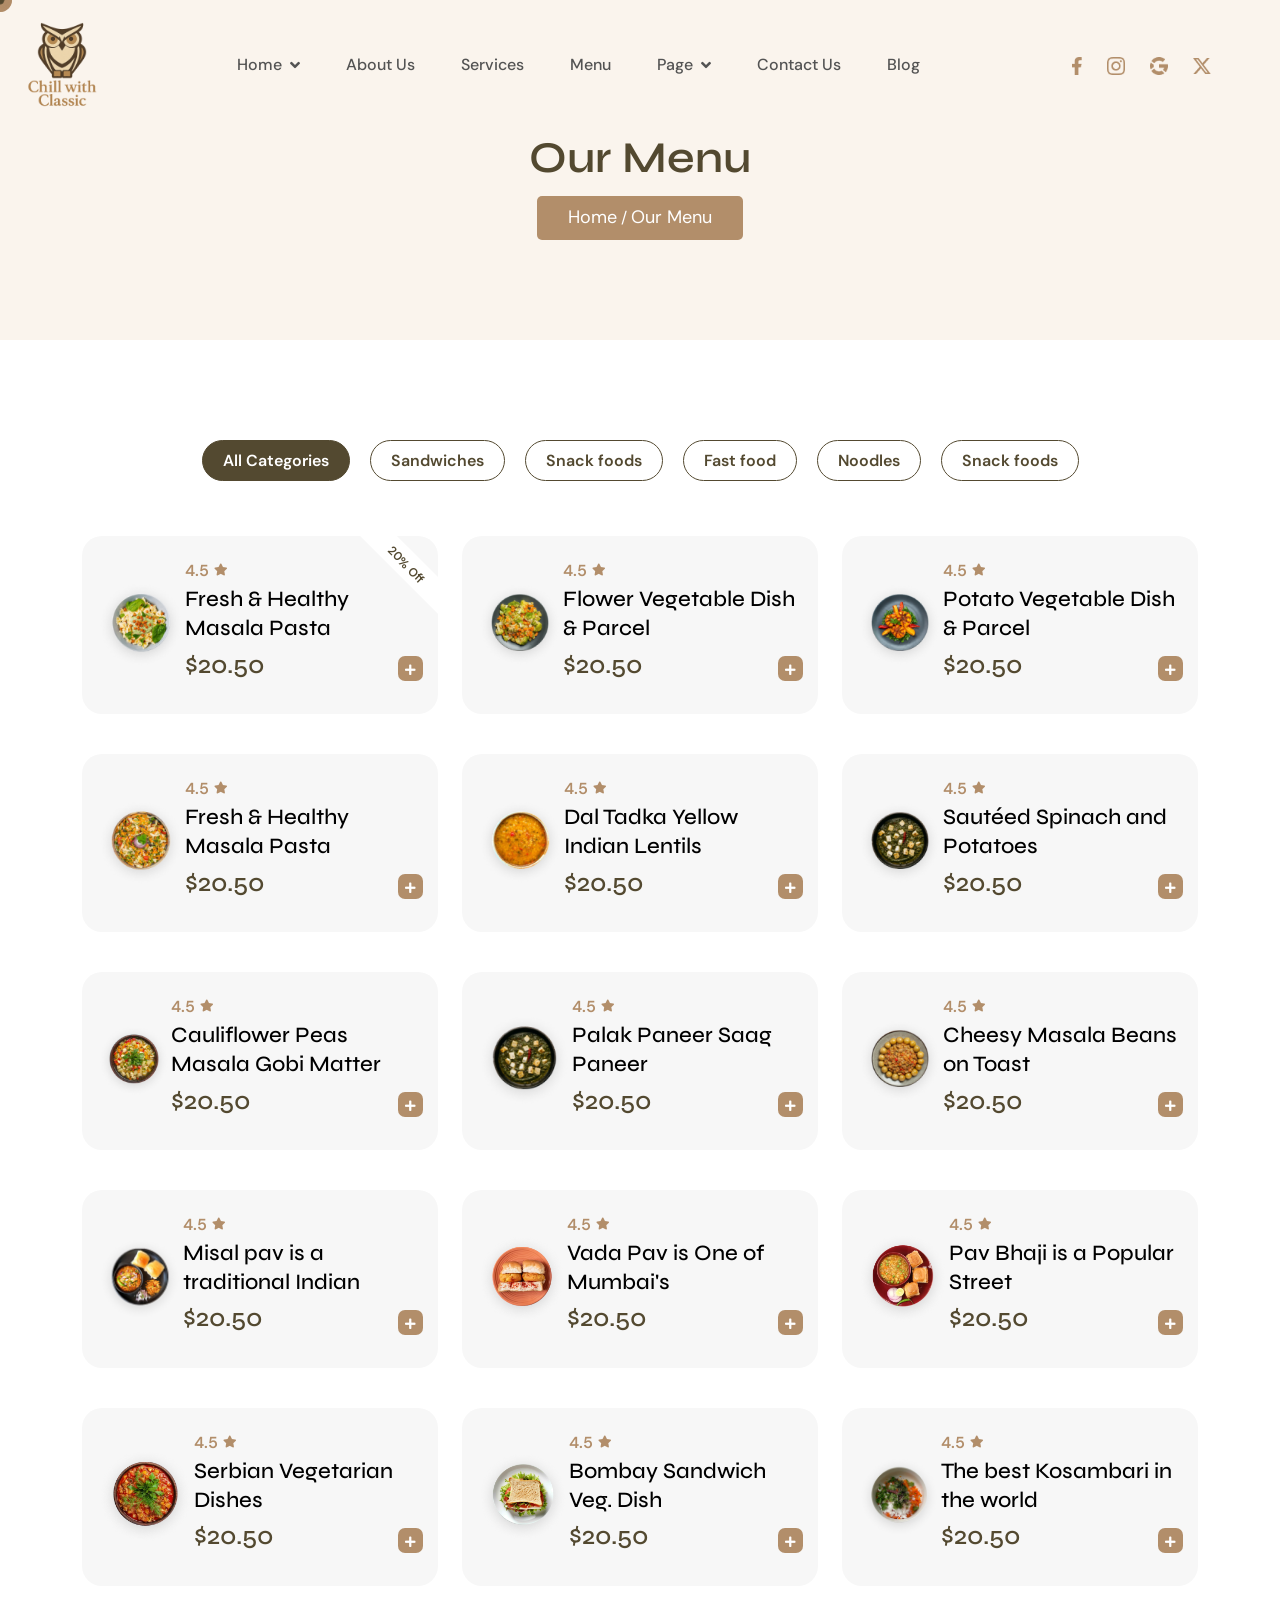
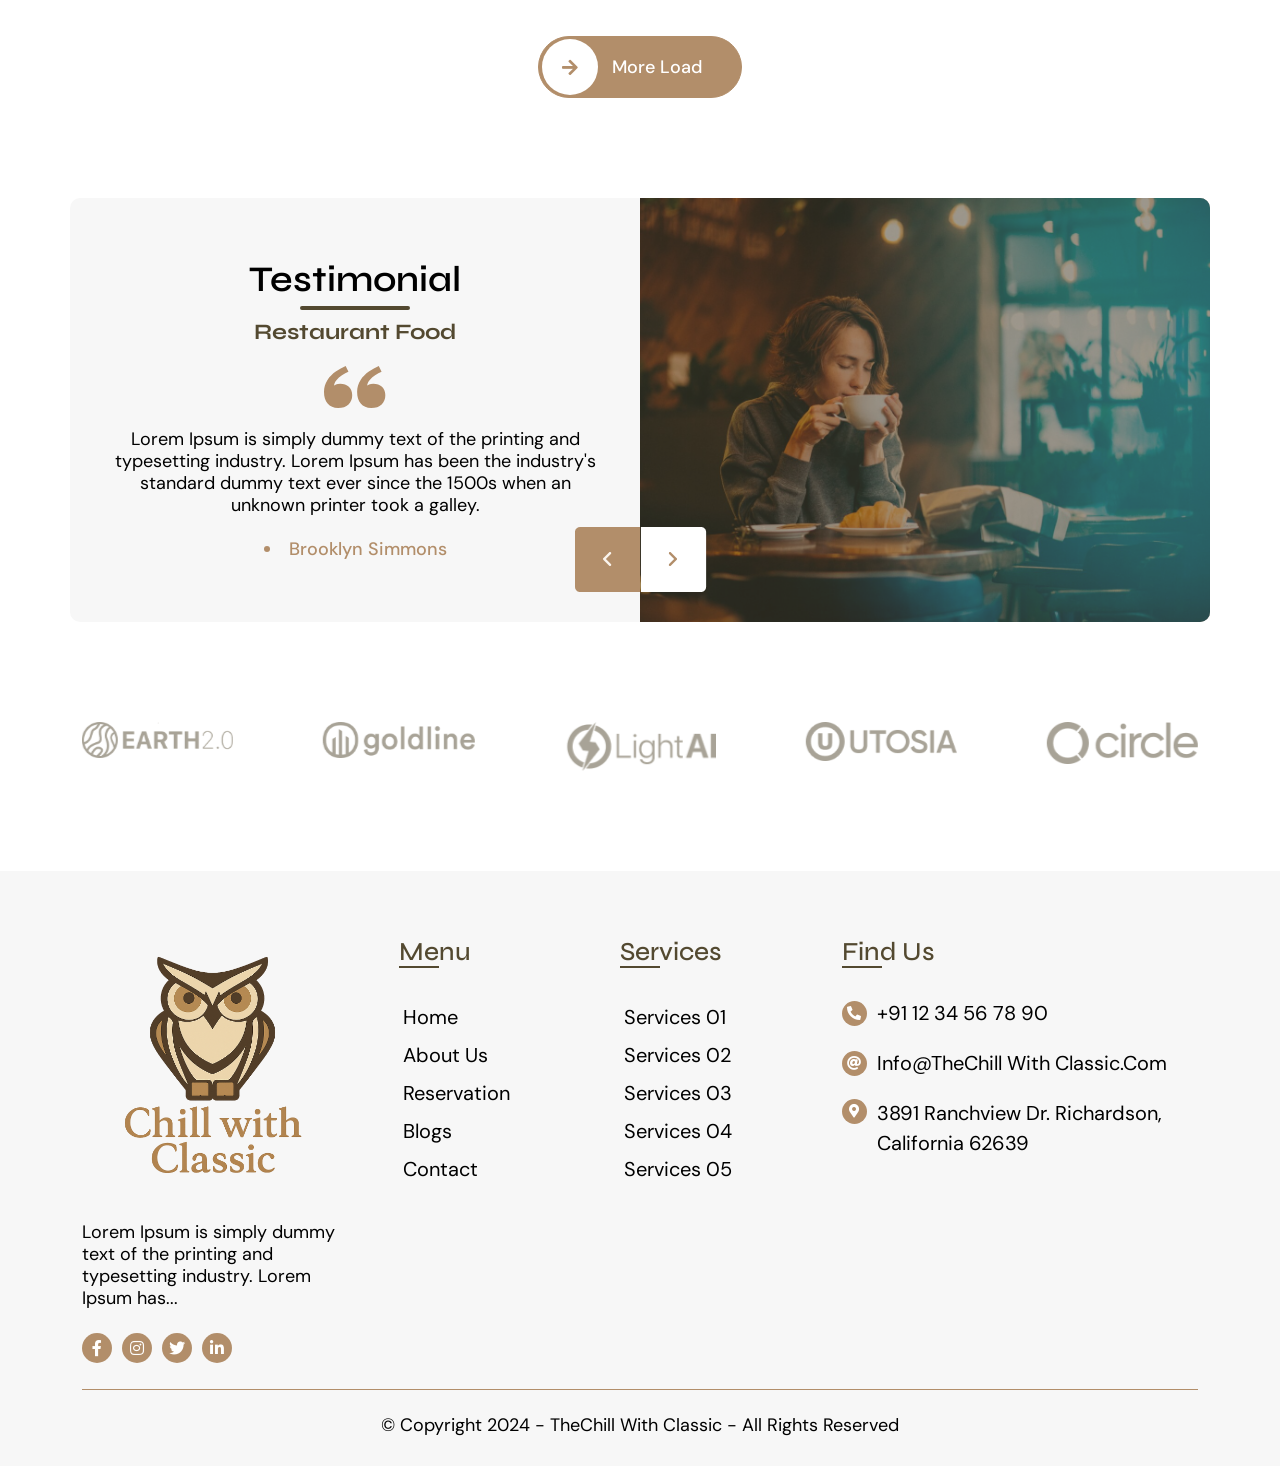
<file: our-menu.html>
<!doctype html>

<html lang="en">
  <head>
    <meta charset="UTF-8" />

    <meta name="viewport" content="width=device-width, initial-scale=1.0" />

    <title>Our Menu</title>

    <!-- Favicon -->

    <link
      rel="shortcut icon"
      type="image/png"
      href="assets/img/cafika-favicon.svg"
    />

    <!-- Google Fonts -->

    <link rel="preconnect" href="https://fonts.googleapis.com" />

    <link rel="preconnect" href="https://fonts.gstatic.com" crossorigin />

    <link
      href="https://fonts.googleapis.com/css2?family=DM+Sans:ital,opsz,wght@0,9..40,100..1000;1,9..40,100..1000&family=Syne:wght@400..800&display=swap"
      rel="stylesheet"
    />

    <!-- CSS Files -->

    <!--==== Bootstrap css file ====-->

    <link rel="stylesheet" href="assets/css/bootstrap.min.css" />

    <!--==== Font-Awesome css file ====-->

    <link rel="stylesheet" href="assets/css/all.min.css" />

    <!--==== Swiper ====-->

    <link rel="stylesheet" href="assets/plugins/swiper/swiper-bundle.min.css" />

    <!--==== Slick ====-->

    <link
      rel="stylesheet"
      type="text/css"
      href="assets/plugins/slick/slick.css"
    />

    <!--==== glightbox ====-->

    <link
      rel="stylesheet"
      href="assets/plugins/glightbox/css/glightbox.min.css"
    />

    <!--==== Aos ====-->

    <link href="assets/plugins/aos/aos.css" rel="stylesheet" />

    <!--==== Style css file ====-->

    <link rel="stylesheet" href="assets/css/style.css" />

    <link rel="stylesheet" href="assets/css/header-three.css" />

    <!--==== Responsive css file ====-->

    <link rel="stylesheet" href="assets/css/responsive.css" />
  </head>

  <body class="home-page-three">
    <!-- Cursor -->

    <div class="circle"></div>

    <div class="circle"></div>

    <div class="circle"></div>

    <div class="circle"></div>

    <div class="circle"></div>

    <div class="circle"></div>

    <div class="circle"></div>

    <div class="circle"></div>

    <div class="circle"></div>

    <div class="circle"></div>

    <div class="circle"></div>

    <div class="circle"></div>

    <div class="circle"></div>

    <div class="circle"></div>

    <div class="circle"></div>

    <div class="circle"></div>

    <div class="circle"></div>

    <div class="circle"></div>

    <div class="circle"></div>

    <div class="circle"></div>

    <!--End Cursor -->

    <!-- Preloader -->

    <div id="preloader"></div>

    <!--End  Preloader -->

    <!-- Main header -->

    <header class="header-three fixed-top" id="header">
      <nav class="navbar navbar-expand-lg navbar-light">
        <div class="container-fluid">
          <a class="navbar-brand" href="home-page-3.html"
            ><img src="assets/img/the-cafika-logos.png" alt="logo"
          /></a>

          <button
            class="navbar-toggler collapsed"
            type="button"
            data-bs-toggle="collapse"
            data-bs-target="#navbarSupportedContent"
            aria-controls="navbarSupportedContent"
            aria-expanded="false"
            aria-label="Toggle navigation"
          >
            <span class="navbar-toggler-icon"></span>
          </button>

          <div
            class="collapse navbar-collapse justify-content-around"
            id="navbarSupportedContent"
          >
            <ul class="navbar-nav mb-2 mb-lg-0">
              <li class="nav-item dropdown">
                <a class="nav-link dropdown-toggle" href="index.html"> Home </a>
              </li>

              <li class="nav-item">
                <a class="nav-link" href="about-us.html">About Us</a>
              </li>

              <li class="nav-item">
                <a class="nav-link" href="services.html">Services</a>
              </li>

              <li class="nav-item">
                <a class="nav-link" href="contact-us.html">Menu</a>
              </li>

              <li class="nav-item dropdown">
                <a
                  class="nav-link dropdown-toggle"
                  href="javascript:void(0)"
                  id="navbarDropdown"
                  role="button"
                  data-bs-toggle="dropdown"
                  aria-expanded="false"
                >
                  Page
                </a>

                <ul class="dropdown-menu" aria-labelledby="navbarDropdown">
                  <li>
                    <a class="dropdown-item" href="reservation.html"
                      >Reservation</a
                    >
                  </li>

                  <li>
                    <a class="dropdown-item" href="product-details.html"
                      >Product Details</a
                    >
                  </li>

                  <li>
                    <a class="dropdown-item" href="blog-details.html"
                      >Blog Details</a
                    >
                  </li>

                  <li>
                    <a class="dropdown-item" href="team-chefs.html"
                      >Team Chef's</a
                    >
                  </li>

                  <li>
                    <a class="dropdown-item" href="error-page.html">404 Page</a>
                  </li>
                </ul>
              </li>

              <li class="nav-item">
                <a class="nav-link" href="contact-us.html">Contact Us</a>
              </li>

              <li class="nav-item">
                <a class="nav-link" href="blog.html">Blog</a>
              </li>
            </ul>

            <div class="header-social-icons d-flex align-items-center">
              <a href="https://www.facebook.com/" target="_blank"
                ><img src="assets/img/facebook-icon.png" alt="facebook"
              /></a>

              <a href="https://www.instagram.com/" target="_blank"
                ><img src="assets/img/instagram-icon.png" alt="instagram"
              /></a>

              <a href="https://www.google.co.in/" target="_blank"
                ><img src="assets/img/google-icon.png" alt="google"
              /></a>

              <a href="https://x.com/?lang=en" target="_blank"
                ><img src="assets/img/twitter-icon.png" alt="twitter"
              /></a>
            </div>
          </div>
        </div>
      </nav>
    </header>

    <!-- End of Main header -->

    <main>
      <!-- title section -->

      <section class="title" data-aos="fade-up" data-aos-duration="1000">
        <div class="container-fluid">
          <div class="heading-title" data-aos="fade-up" data-aos-delay="100">
            <h1 data-aos="fade-up" data-aos-delay="200">Our Menu</h1>

            <span data-aos="fade-up" data-aos-delay="300">
              <a href="index.html">home</a> /
              <a href="javascript:void(0)" class="active">Our Menu</a>
            </span>
          </div>
        </div>
      </section>

      <!-- End of title section -->

      <!-- Popular Foods section-two -->

      <section class="popular-food-two sec-padding" id="popular-food">
        <div class="container">
          <div
            class="isotope-layout"
            data-default-filter="*"
            data-layout="masonry"
            data-sort="original-order"
          >
            <ul
              class="portfolio-filters isotope-filters nav nav-pills"
              data-aos="fade-up"
              data-aos-delay="100"
            >
              <li data-filter="*" class="filter-active nav-item nav-link">
                All Categories
              </li>

              <li data-filter=".filter-sandwiches" class="nav-item nav-link">
                Sandwiches
              </li>

              <li data-filter=".filter-snack-foods" class="nav-item nav-link">
                Snack foods
              </li>

              <li data-filter=".filter-fast-food" class="nav-item nav-link">
                Fast food
              </li>

              <li data-filter=".filter-noodles" class="nav-item nav-link">
                Noodles
              </li>

              <li data-filter=".filter-snack-foods" class="nav-item nav-link">
                Snack foods
              </li>
            </ul>

            <div
              class="row isotope-container"
              data-aos="fade-up"
              data-aos-delay="200"
            >
              <div
                class="col-lg-4 col-6 portfolio-item isotope-item filter-sandwiches"
              >
                <div class="item-box-two d-flex position-relative">
                  <div class="offer-lable">
                    <span>20% Off</span>
                  </div>

                  <div class="food-item">
                    <img
                      src="assets/img/fresh-healthy-masala-pasta-2.png"
                      alt="pasta"
                    />
                  </div>

                  <div class="item-detail">
                    <p>4.5<i class="fas fa-star"></i></p>

                    <h3>Fresh & Healthy Masala Pasta</h3>

                    <div
                      class="d-flex price justify-content-between align-items-center"
                    >
                      <h4>$20.50</h4>

                      <div class="plus-bg">
                        <a href="contact-us.html"
                          ><i class="fas fa-plus"></i
                        ></a>
                      </div>
                    </div>
                  </div>
                </div>
              </div>

              <div
                class="col-lg-4 col-6 portfolio-item isotope-item filter-snack-foods"
              >
                <div class="item-box-two d-flex">
                  <div class="food-item">
                    <img
                      src="assets/img/flower-vegetable-dish-parcel-2.png"
                      alt="pasta"
                    />
                  </div>

                  <div class="item-detail">
                    <p>4.5<i class="fas fa-star"></i></p>

                    <h3>Flower Vegetable Dish & Parcel</h3>

                    <div
                      class="d-flex price justify-content-between align-items-center"
                    >
                      <h4>$20.50</h4>

                      <div class="plus-bg">
                        <a href="contact-us.html"
                          ><i class="fas fa-plus"></i
                        ></a>
                      </div>
                    </div>
                  </div>
                </div>
              </div>

              <div
                class="col-lg-4 col-6 portfolio-item isotope-item filter-fast-food"
              >
                <div class="item-box-two d-flex">
                  <div class="food-item">
                    <img
                      src="assets/img/potato-vegetable-dish-parcel-2.png"
                      alt="pasta"
                    />
                  </div>

                  <div class="item-detail">
                    <p>4.5<i class="fas fa-star"></i></p>

                    <h3>Potato Vegetable Dish & Parcel</h3>

                    <div
                      class="d-flex price justify-content-between align-items-center"
                    >
                      <h4>$20.50</h4>

                      <div class="plus-bg">
                        <a href="contact-us.html"
                          ><i class="fas fa-plus"></i
                        ></a>
                      </div>
                    </div>
                  </div>
                </div>
              </div>

              <div
                class="col-lg-4 col-6 portfolio-item isotope-item filter-noodles"
              >
                <div class="item-box-two d-flex">
                  <div class="food-item">
                    <img
                      src="assets/img/fresh-healthy-masala-salad-2.png"
                      alt="pasta"
                    />
                  </div>

                  <div class="item-detail">
                    <p>4.5<i class="fas fa-star"></i></p>

                    <h3>Fresh & Healthy Masala Pasta</h3>

                    <div
                      class="d-flex price justify-content-between align-items-center"
                    >
                      <h4>$20.50</h4>

                      <div class="plus-bg">
                        <a href="contact-us.html"
                          ><i class="fas fa-plus"></i
                        ></a>
                      </div>
                    </div>
                  </div>
                </div>
              </div>

              <div
                class="col-lg-4 col-6 portfolio-item isotope-item filter-snack-foods"
              >
                <div class="item-box-two d-flex">
                  <div class="food-item">
                    <img
                      src="assets/img/dal-tadka-yellow-indian-lentils-2.png"
                      alt="pasta"
                    />
                  </div>

                  <div class="item-detail">
                    <p>4.5<i class="fas fa-star"></i></p>

                    <h3>Dal Tadka Yellow Indian Lentils</h3>

                    <div
                      class="d-flex price justify-content-between align-items-center"
                    >
                      <h4>$20.50</h4>

                      <div class="plus-bg">
                        <a href="contact-us.html"
                          ><i class="fas fa-plus"></i
                        ></a>
                      </div>
                    </div>
                  </div>
                </div>
              </div>

              <div
                class="col-lg-4 col-6 portfolio-item isotope-item filter-sandwiches"
              >
                <div class="item-box-two d-flex">
                  <div class="food-item">
                    <img
                      src="assets/img/palak-paneer-saag-paneer-2.png"
                      alt="pasta"
                    />
                  </div>

                  <div class="item-detail">
                    <p>4.5<i class="fas fa-star"></i></p>

                    <h3>Sautéed Spinach and Potatoes</h3>

                    <div
                      class="d-flex price justify-content-between align-items-center"
                    >
                      <h4>$20.50</h4>

                      <div class="plus-bg">
                        <a href="contact-us.html"
                          ><i class="fas fa-plus"></i
                        ></a>
                      </div>
                    </div>
                  </div>
                </div>
              </div>

              <div
                class="col-lg-4 col-6 portfolio-item isotope-item filter-snack-foods"
              >
                <div class="item-box-two d-flex">
                  <div class="food-item">
                    <img
                      src="assets/img/cauliflower-peas-masala-gobi-matter-2.png"
                      alt="pasta"
                    />
                  </div>

                  <div class="item-detail">
                    <p>4.5<i class="fas fa-star"></i></p>

                    <h3>Cauliflower Peas Masala Gobi Matter</h3>

                    <div
                      class="d-flex price justify-content-between align-items-center"
                    >
                      <h4>$20.50</h4>

                      <div class="plus-bg">
                        <a href="contact-us.html"
                          ><i class="fas fa-plus"></i
                        ></a>
                      </div>
                    </div>
                  </div>
                </div>
              </div>

              <div
                class="col-lg-4 col-6 portfolio-item isotope-item filter-fast-food"
              >
                <div class="item-box-two d-flex">
                  <div class="food-item">
                    <img
                      src="assets/img/palak-paneer-saag-paneer-2.png"
                      alt="pasta"
                    />
                  </div>

                  <div class="item-detail">
                    <p>4.5<i class="fas fa-star"></i></p>

                    <h3>Palak Paneer Saag Paneer</h3>

                    <div
                      class="d-flex price justify-content-between align-items-center"
                    >
                      <h4>$20.50</h4>

                      <div class="plus-bg">
                        <a href="contact-us.html"
                          ><i class="fas fa-plus"></i
                        ></a>
                      </div>
                    </div>
                  </div>
                </div>
              </div>

              <div
                class="col-lg-4 col-6 portfolio-item isotope-item filter-noodles"
              >
                <div class="item-box-two d-flex">
                  <div class="food-item">
                    <img
                      src="assets/img/cheesy-masala-beans-on-toast-2.png"
                      alt="pasta"
                    />
                  </div>

                  <div class="item-detail">
                    <p>4.5<i class="fas fa-star"></i></p>

                    <h3>Cheesy Masala Beans on Toast</h3>

                    <div
                      class="d-flex price justify-content-between align-items-center"
                    >
                      <h4>$20.50</h4>

                      <div class="plus-bg">
                        <a href="contact-us.html"
                          ><i class="fas fa-plus"></i
                        ></a>
                      </div>
                    </div>
                  </div>
                </div>
              </div>

              <div
                class="col-lg-4 col-6 portfolio-item isotope-item filter-sandwiches"
              >
                <div class="item-box-two d-flex">
                  <div class="food-item">
                    <img src="assets/img/misal-pav-2.png" alt="misal pav" />
                  </div>

                  <div class="item-detail">
                    <p>4.5<i class="fas fa-star"></i></p>

                    <h3>Misal pav is a traditional Indian</h3>

                    <div
                      class="d-flex price justify-content-between align-items-center"
                    >
                      <h4>$20.50</h4>

                      <div class="plus-bg">
                        <a href="contact-us.html"
                          ><i class="fas fa-plus"></i
                        ></a>
                      </div>
                    </div>
                  </div>
                </div>
              </div>

              <div
                class="col-lg-4 col-6 portfolio-item isotope-item filter-snack-foods"
              >
                <div class="item-box-two d-flex">
                  <div class="food-item">
                    <img src="assets/img/vada-pav-2.png" alt="misal pav" />
                  </div>

                  <div class="item-detail">
                    <p>4.5<i class="fas fa-star"></i></p>

                    <h3>Vada Pav is One of Mumbai's</h3>

                    <div
                      class="d-flex price justify-content-between align-items-center"
                    >
                      <h4>$20.50</h4>

                      <div class="plus-bg">
                        <a href="contact-us.html"
                          ><i class="fas fa-plus"></i
                        ></a>
                      </div>
                    </div>
                  </div>
                </div>
              </div>

              <div
                class="col-lg-4 col-6 portfolio-item isotope-item filter-fast-food"
              >
                <div class="item-box-two d-flex">
                  <div class="food-item">
                    <img src="assets/img/pav-bhaji-2.png" alt="misal pav" />
                  </div>

                  <div class="item-detail">
                    <p>4.5<i class="fas fa-star"></i></p>

                    <h3>Pav Bhaji is a Popular Street</h3>

                    <div
                      class="d-flex price justify-content-between align-items-center"
                    >
                      <h4>$20.50</h4>

                      <div class="plus-bg">
                        <a href="contact-us.html"
                          ><i class="fas fa-plus"></i
                        ></a>
                      </div>
                    </div>
                  </div>
                </div>
              </div>

              <div
                class="col-lg-4 col-6 portfolio-item isotope-item filter-noodles"
              >
                <div class="item-box-two d-flex">
                  <div class="food-item">
                    <img
                      src="assets/img/serbian-vegetarian-2.png"
                      alt="misal pav"
                    />
                  </div>

                  <div class="item-detail">
                    <p>4.5<i class="fas fa-star"></i></p>

                    <h3>Serbian Vegetarian Dishes</h3>

                    <div
                      class="d-flex price justify-content-between align-items-center"
                    >
                      <h4>$20.50</h4>

                      <div class="plus-bg">
                        <a href="contact-us.html"
                          ><i class="fas fa-plus"></i
                        ></a>
                      </div>
                    </div>
                  </div>
                </div>
              </div>

              <div
                class="col-lg-4 col-6 portfolio-item isotope-item filter-snack-foods"
              >
                <div class="item-box-two d-flex">
                  <div class="food-item">
                    <img
                      src="assets/img/bombay-sandwich-2.png"
                      alt="misal pav"
                    />
                  </div>

                  <div class="item-detail">
                    <p>4.5<i class="fas fa-star"></i></p>

                    <h3>Bombay Sandwich Veg. Dish</h3>

                    <div
                      class="d-flex price justify-content-between align-items-center"
                    >
                      <h4>$20.50</h4>

                      <div class="plus-bg">
                        <a href="contact-us.html"
                          ><i class="fas fa-plus"></i
                        ></a>
                      </div>
                    </div>
                  </div>
                </div>
              </div>

              <div
                class="col-lg-4 col-6 portfolio-item isotope-item filter-sandwiches"
              >
                <div class="item-box-two d-flex">
                  <div class="food-item">
                    <img
                      src="assets/img/the-best-kosambari-2.png"
                      alt="misal pav"
                    />
                  </div>

                  <div class="item-detail">
                    <p>4.5<i class="fas fa-star"></i></p>

                    <h3>The best Kosambari in the world</h3>

                    <div
                      class="d-flex price justify-content-between align-items-center"
                    >
                      <h4>$20.50</h4>

                      <div class="plus-bg">
                        <a href="contact-us.html"
                          ><i class="fas fa-plus"></i
                        ></a>
                      </div>
                    </div>
                  </div>
                </div>
              </div>
            </div>

            <div class="viwe-more-btn" data-aos="fade-up" data-aos-delay="900">
              <a href="contact-us.html" class="primary-btn"
                ><span>More Load</span></a
              >
            </div>
          </div>
        </div>
      </section>

      <!-- End of Popular Foods section -->

      <!--  Testimonial section -->

      <section class="testimonial" id="slider">
        <div class="container px-0">
          <div class="testimonial-slider-div position-relative">
            <div class="testimonial-slider">
              <div class="testimonial-item">
                <div class="testimonial-slider-detail row g-0">
                  <div class="testimonial-content position-relative col-6 px-0">
                    <h3>Testimonial</h3>

                    <h5>Restaurant Food</h5>

                    <img src="assets/img/quote-icon-2.svg" alt="" />

                    <p>
                      Lorem Ipsum is simply dummy text of the printing and
                      typesetting industry. Lorem Ipsum has been the industry's
                      standard dummy text ever since the 1500s when an unknown
                      printer took a galley.
                    </p>

                    <li>Brooklyn Simmons</li>
                  </div>

                  <div class="testimonial-img col-6 px-0">
                    <img src="assets/img/testimonial-slide.png" alt="" />
                  </div>
                </div>
              </div>

              <div class="testimonial-item">
                <div class="testimonial-slider-detail row g-0">
                  <div class="testimonial-content position-relative col-6 px-0">
                    <h3>Testimonial</h3>

                    <h5>Restaurant Food</h5>

                    <img src="assets/img/quote-icon-2.svg" alt="" />

                    <p>
                      Lorem Ipsum is simply dummy text of the printing and
                      typesetting industry. Lorem Ipsum has been the industry's
                      standard dummy text ever since the 1500s when an unknown
                      printer took a galley.
                    </p>

                    <li>Brooklyn Simmons</li>
                  </div>

                  <div class="testimonial-img col-6 px-0">
                    <img src="assets/img/testimonial-slide.png" alt="" />
                  </div>
                </div>
              </div>

              <div class="testimonial-item">
                <div class="testimonial-slider-detail row g-0">
                  <div class="testimonial-content position-relative col-6 px-0">
                    <h3>Testimonial</h3>

                    <h5>Restaurant Food</h5>

                    <img src="assets/img/quote-icon-2.svg" alt="" />

                    <p>
                      Lorem Ipsum is simply dummy text of the printing and
                      typesetting industry. Lorem Ipsum has been the industry's
                      standard dummy text ever since the 1500s when an unknown
                      printer took a galley.
                    </p>

                    <li>Brooklyn Simmons</li>
                  </div>

                  <div class="testimonial-img col-6 px-0">
                    <img src="assets/img/testimonial-slide.png" alt="" />
                  </div>
                </div>
              </div>

              <div class="testimonial-item">
                <div class="testimonial-slider-detail row g-0">
                  <div class="testimonial-content position-relative col-6 px-0">
                    <h3>Testimonial</h3>

                    <h5>Restaurant Food</h5>

                    <img src="assets/img/quote-icon-2.svg" alt="" />

                    <p>
                      Lorem Ipsum is simply dummy text of the printing and
                      typesetting industry. Lorem Ipsum has been the industry's
                      standard dummy text ever since the 1500s when an unknown
                      printer took a galley.
                    </p>

                    <li>Brooklyn Simmons</li>
                  </div>

                  <div class="testimonial-img col-6 px-0">
                    <img src="assets/img/testimonial-slide.png" alt="" />
                  </div>
                </div>
              </div>
            </div>

            <div class="custom-arrow d-flex">
              <button class="prev">
                <img src="assets/img/privous-arrow-2.png" alt="prev" />
              </button>

              <button class="next">
                <img src="assets/img/next-arrow-2.png" alt="next" />
              </button>
            </div>
          </div>
        </div>
      </section>

      <!--End of Testimonial section -->

      <!-- Clint logo slider -->

      <section class="clint-logo-two" data-aos="fade-in">
        <div class="container">
          <div class="swiper clint-logo-slider">
            <div class="swiper-wrapper">
              <div class="swiper-slide">
                <img src="assets/img/logo-1.png" alt="clint logo" />
              </div>

              <div class="swiper-slide">
                <img src="assets/img/logo-2.png" alt="clint logo" />
              </div>

              <div class="swiper-slide">
                <img src="assets/img/logo-3.png" alt="clint logo" />
              </div>

              <div class="swiper-slide">
                <img src="assets/img/logo-4.png" alt="clint logo" />
              </div>

              <div class="swiper-slide">
                <img src="assets/img/logo-5.png" alt="clint logo" />
              </div>

              <div class="swiper-slide">
                <img src="assets/img/logo-1.png" alt="clint logo" />
              </div>

              <div class="swiper-slide">
                <img src="assets/img/logo-2.png" alt=" clint logo" />
              </div>

              <div class="swiper-slide">
                <img src="assets/img/logo-3.png" alt="clint logo" />
              </div>

              <div class="swiper-slide">
                <img src="assets/img/logo-4.png" alt="clint logo" />
              </div>

              <div class="swiper-slide">
                <img src="assets/img/logo-5.png" alt="clint logo" />
              </div>
            </div>
          </div>
        </div>
      </section>

      <!-- End of Clint logo slider section -->
    </main>

    <!-- Footer section -->

    <footer class="footer">
      <div class="container-md">
        <div class="footer-link" data-aos="fade-in" data-aos-delay="100">
          <div class="row justify-content-between">
            <div class="col-lg-3 col-md-6 col-sm-6">
              <div class="footer-col">
                <div class="footer-logo">
                  <a href="index.html"
                    ><img src="assets/img/the-cafika-logos.png" alt="logo"
                  /></a>
                </div>

                <p>
                  Lorem Ipsum is simply dummy text of the printing and
                  typesetting industry. Lorem Ipsum has...
                </p>

                <div class="social-icon d-flex align-items-center">
                  <a href="https://www.facebook.com/" target="_blank"
                    ><i class="fab fa-facebook-f"></i
                  ></a>

                  <a href="https://www.instagram.com/" target="_blank"
                    ><i class="fab fa-instagram"></i
                  ></a>

                  <a href="https://x.com/?lang=en" target="_blank"
                    ><i class="fab fa-twitter"></i
                  ></a>

                  <a href="https://in.linkedin.com/" target="_blank"
                    ><i class="fab fa-linkedin-in"></i
                  ></a>
                </div>
              </div>
            </div>

            <div class="col-lg-2 col-md-6 col-sm-6">
              <div class="footer-col">
                <div class="footer-titel position-relative">
                  <h2>Menu</h2>
                </div>

                <div class="footer-menu">
                  <a href="index.html">Home</a>

                  <a href="about-us.html">About Us</a>

                  <a href="reservation.html">Reservation</a>

                  <a href="blog.html">Blogs</a>

                  <a href="contact-us.html">Contact</a>
                </div>
              </div>
            </div>

            <div class="col-lg-2 col-md-6 col-sm-6">
              <div class="footer-col">
                <div class="footer-titel position-relative">
                  <h2>Services</h2>
                </div>

                <div class="footer-menu">
                  <a href="services.html">Services 01</a>

                  <a href="services.html">Services 02</a>

                  <a href="services.html">Services 03</a>

                  <a href="services.html">Services 04</a>

                  <a href="services.html">Services 05</a>
                </div>
              </div>
            </div>

            <div class="col-lg-4 col-md-6 col-sm-6">
              <div class="footer-col">
                <div class="footer-titel position-relative">
                  <h2>Find Us</h2>
                </div>

                <div class="footer-contact">
                  <ul class="d-flex align-items-center">
                    <li><i class="fas fa-phone-alt"></i></li>

                    <li><a href="tel:911234567890">+91 12 34 56 78 90</a></li>
                  </ul>

                  <ul class="d-flex align-items-center">
                    <li><i class="fas fa-at"></i></li>

                    <li>
                      <a href="mailto:info@theChill With Classic.com"
                        >info@theChill With Classic.com</a
                      >
                    </li>
                  </ul>

                  <ul class="d-flex m-0">
                    <li><i class="fas fa-map-marker-alt"></i></li>

                    <li>
                      <a href="https://maps.google.com/"
                        >3891 Ranchview Dr. Richardson, California 62639</a
                      >
                    </li>
                  </ul>
                </div>
              </div>
            </div>
          </div>
        </div>

        <div class="footer-copyright">
          <div class="bottom-text d-flex justify-content-center">
            <p>
              © Copyright 2024 - theChill With Classic - All Rights Reserved
            </p>
          </div>
        </div>
      </div>
    </footer>

    <!-- End of Footer section -->

    <!-- Back to top -->

    <a
      href="javascript:void(0)"
      class="scroll-top d-flex align-items-center justify-content-center active"
      ><i class="fa fa-angle-up" aria-hidden="true"></i
    ></a>

    <!--End Back to top -->

    <!-- JS Files -->

    <!-- ==== JQuery 3.3.1 js file==== -->

    <script src="assets/js/jquery-3.3.1.min.js"></script>

    <!-- ==== Bootstrap js file==== -->

    <script src="assets/js/bootstrap.bundle.min.js"></script>

    <!-- ====Swiper==== -->

    <script src="assets/plugins/swiper/swiper-bundle.min.js"></script>

    <!-- ====Slick-slider====-->

    <script src="assets/plugins/slick/slick.min.js"></script>

    <!--==== glightbox ====-->

    <script src="assets/plugins/glightbox/js/glightbox.min.js"></script>

    <!-- ====Aos====-->

    <script src="assets/plugins/aos/aos.js"></script>

    <!-- ==== Script js file==== -->

    <script src="assets/plugins/isotope-layout/isotope.pkgd.js"></script>

    <script src="assets/plugins/imagesloaded/imagesloaded.pkgd.min.js"></script>

    <script src="assets/js/script.js"></script>
  </body>
</html>
</file>
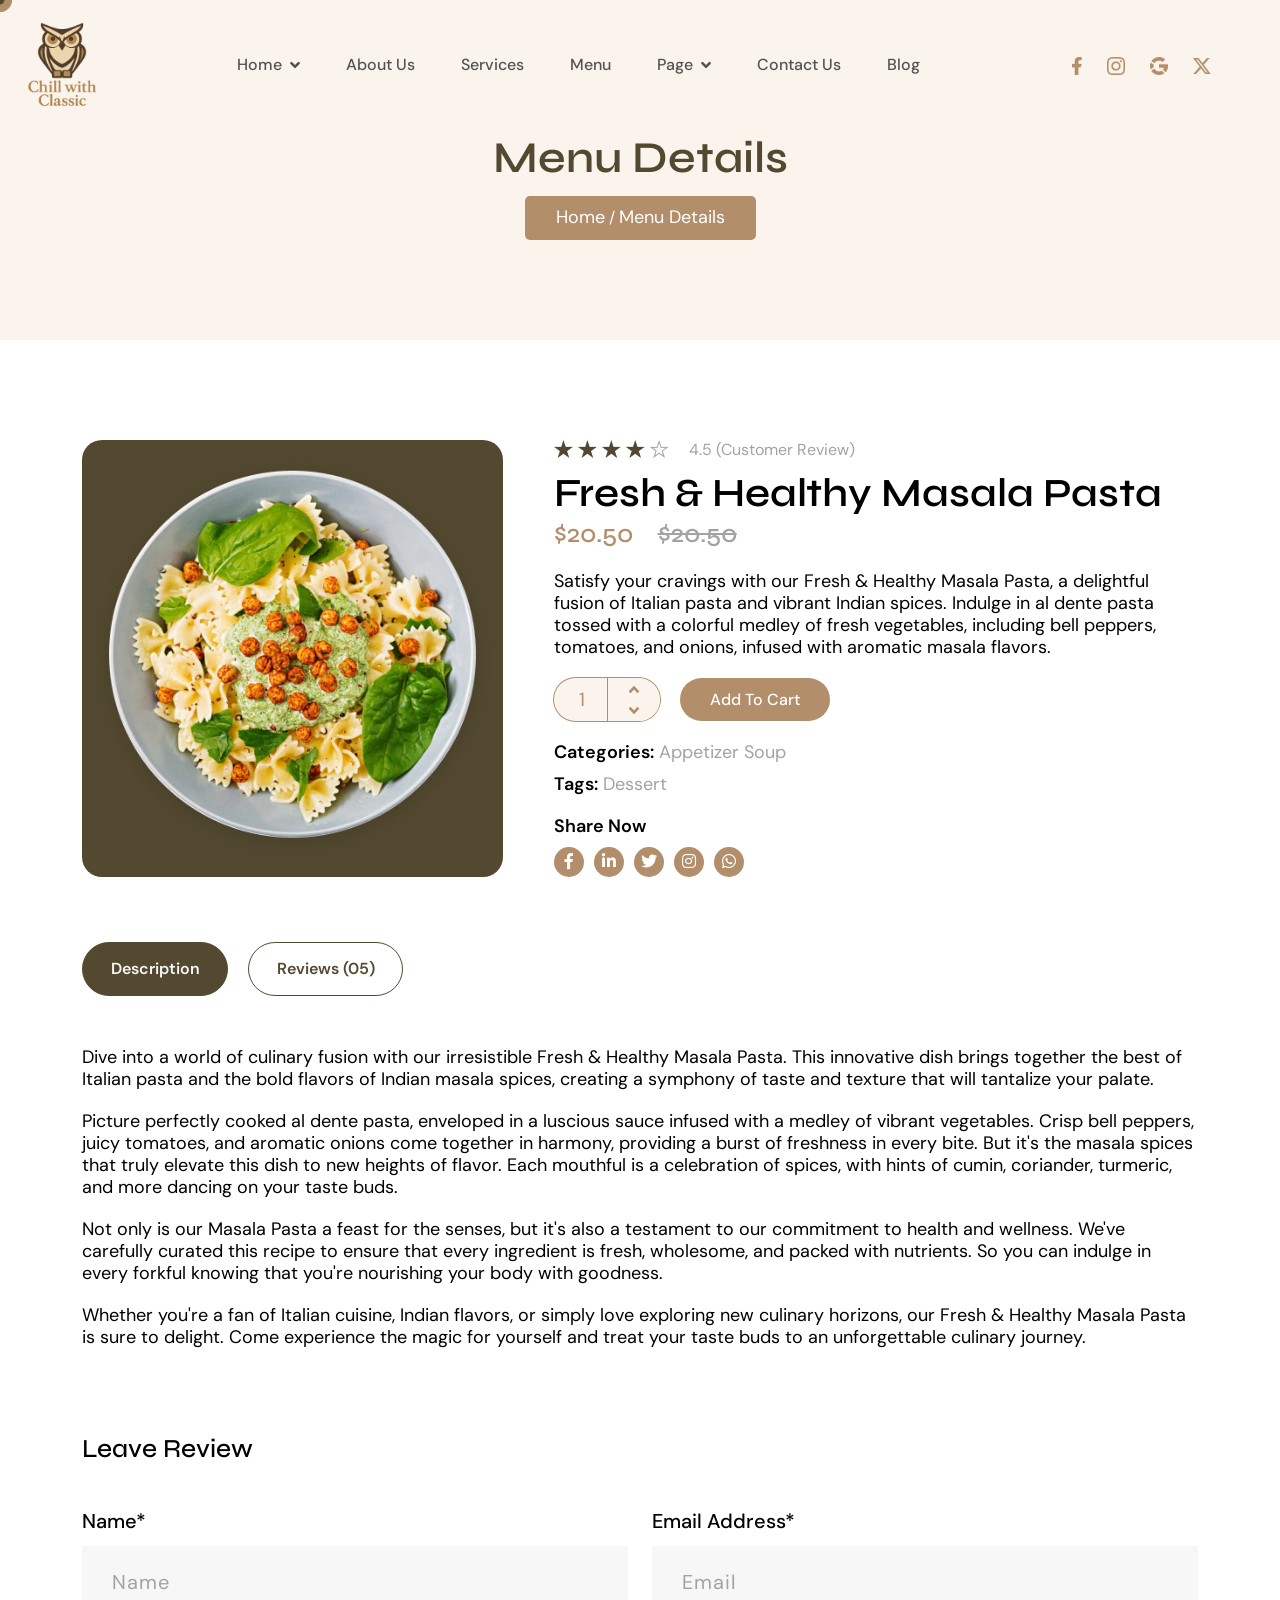
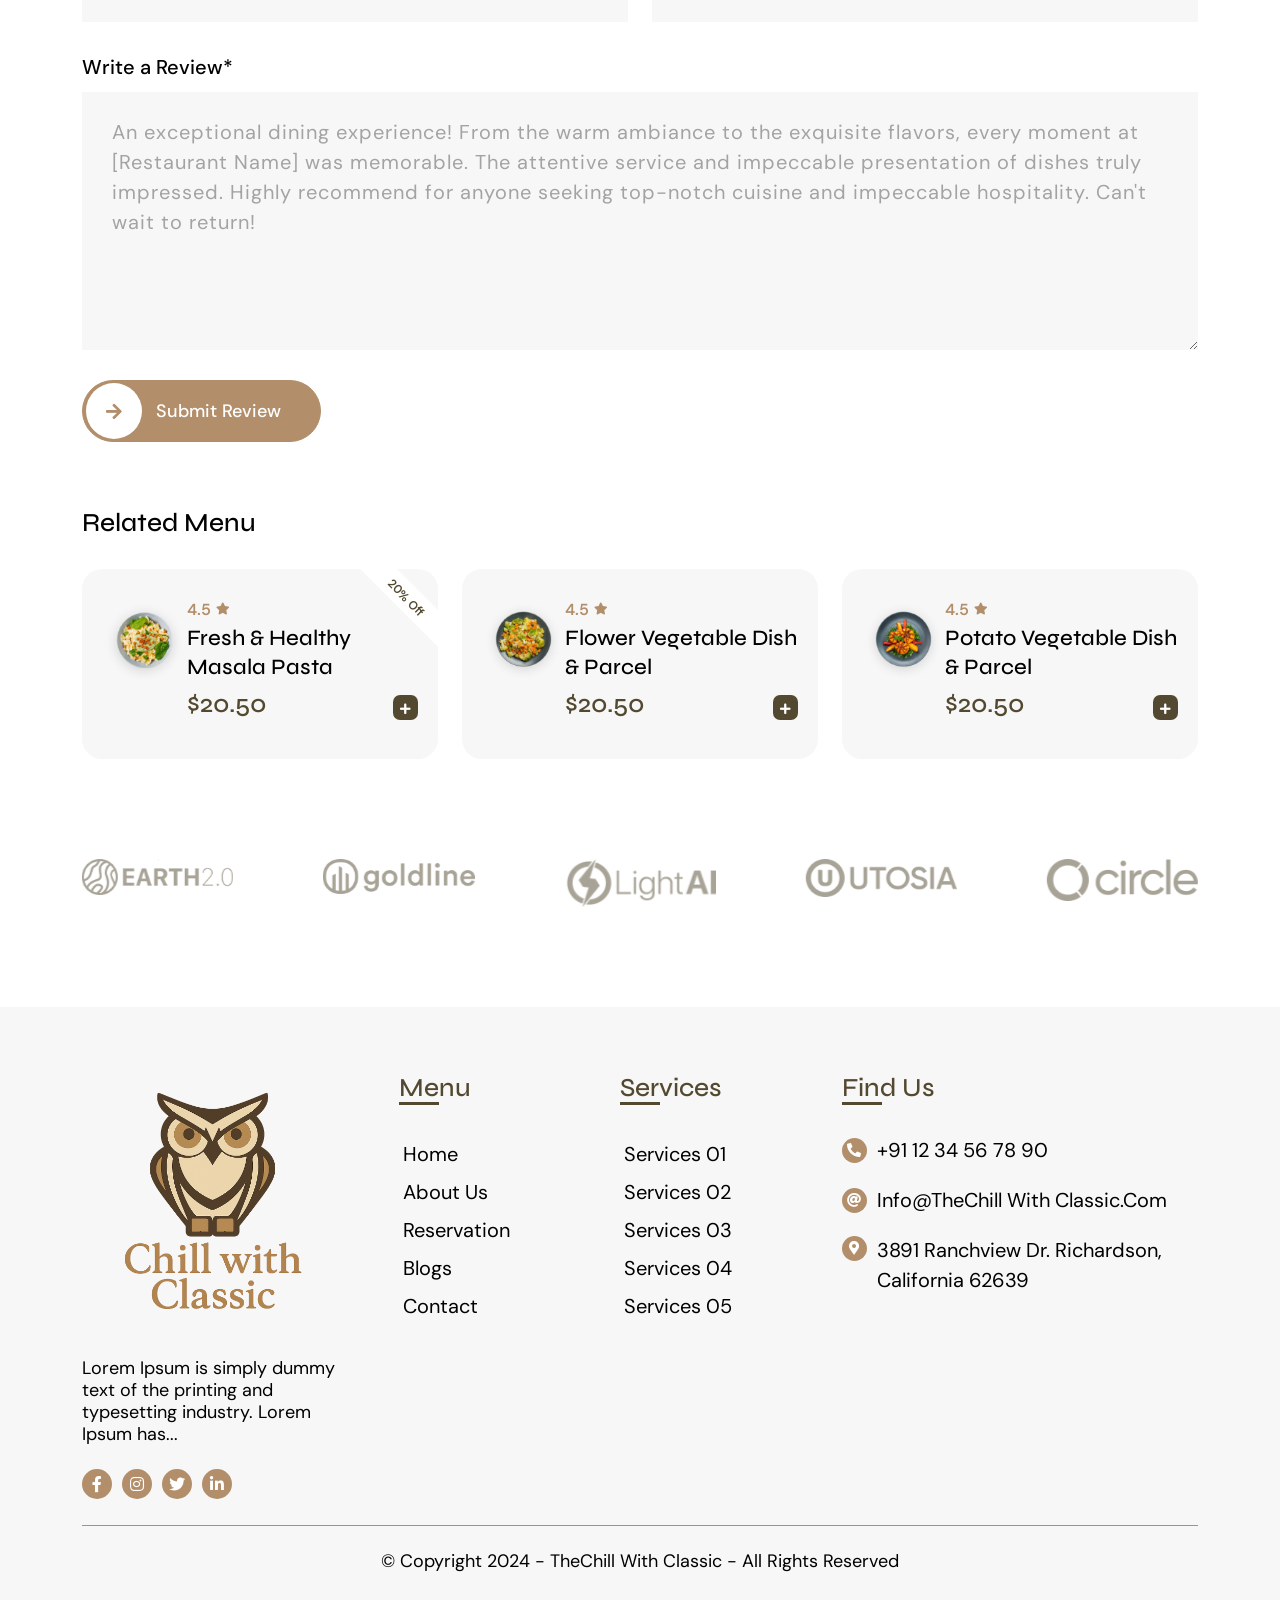
<file: product-details.html>
<!doctype html>

<html lang="en">
  <head>
    <meta charset="UTF-8" />

    <meta name="viewport" content="width=device-width, initial-scale=1.0" />

    <title>Product Details</title>

    <!-- Favicon -->

    <link
      rel="shortcut icon"
      type="image/png"
      href="assets/img/cafika-favicon.svg"
    />

    <!-- Google Fonts -->

    <link rel="preconnect" href="https://fonts.googleapis.com" />

    <link rel="preconnect" href="https://fonts.gstatic.com" crossorigin />

    <link
      href="https://fonts.googleapis.com/css2?family=DM+Sans:ital,opsz,wght@0,9..40,100..1000;1,9..40,100..1000&family=Syne:wght@400..800&display=swap"
      rel="stylesheet"
    />

    <!-- CSS Files -->

    <!--==== Bootstrap css file ====-->

    <link rel="stylesheet" href="assets/css/bootstrap.min.css" />

    <!--==== Font-Awesome css file ====-->

    <link rel="stylesheet" href="assets/css/all.min.css" />

    <!--==== Swiper ====-->

    <link rel="stylesheet" href="assets/plugins/swiper/swiper-bundle.min.css" />

    <!--==== Slick ====-->

    <link
      rel="stylesheet"
      type="text/css"
      href="assets/plugins/slick/slick.css"
    />

    <!--==== glightbox ====-->

    <link
      rel="stylesheet"
      href="assets/plugins/glightbox/css/glightbox.min.css"
    />

    <!--==== Aos ====-->

    <link href="assets/plugins/aos/aos.css" rel="stylesheet" />

    <!--==== Style css file ====-->

    <link rel="stylesheet" href="assets/css/style.css" />

    <link rel="stylesheet" href="assets/css/header-three.css" />

    <!--==== Responsive css file ====-->

    <link rel="stylesheet" href="assets/css/responsive.css" />
  </head>

  <body class="home-page-three">
    <!-- Cursor -->

    <div class="circle"></div>

    <div class="circle"></div>

    <div class="circle"></div>

    <div class="circle"></div>

    <div class="circle"></div>

    <div class="circle"></div>

    <div class="circle"></div>

    <div class="circle"></div>

    <div class="circle"></div>

    <div class="circle"></div>

    <div class="circle"></div>

    <div class="circle"></div>

    <div class="circle"></div>

    <div class="circle"></div>

    <div class="circle"></div>

    <div class="circle"></div>

    <div class="circle"></div>

    <div class="circle"></div>

    <div class="circle"></div>

    <div class="circle"></div>

    <!--End Cursor -->

    <!-- Preloader -->

    <div id="preloader"></div>

    <!--End  Preloader -->

    <!-- Main header -->

    <header class="header-three fixed-top" id="header">
      <nav class="navbar navbar-expand-lg navbar-light">
        <div class="container-fluid">
          <a class="navbar-brand" href="home-page-3.html"
            ><img src="assets/img/the-cafika-logos.png" alt="logo"
          /></a>

          <button
            class="navbar-toggler collapsed"
            type="button"
            data-bs-toggle="collapse"
            data-bs-target="#navbarSupportedContent"
            aria-controls="navbarSupportedContent"
            aria-expanded="false"
            aria-label="Toggle navigation"
          >
            <span class="navbar-toggler-icon"></span>
          </button>

          <div
            class="collapse navbar-collapse justify-content-around"
            id="navbarSupportedContent"
          >
            <ul class="navbar-nav mb-2 mb-lg-0">
              <li class="nav-item dropdown">
                <a class="nav-link dropdown-toggle" href="index.html"> Home </a>
              </li>

              <li class="nav-item">
                <a class="nav-link" href="about-us.html">About Us</a>
              </li>

              <li class="nav-item">
                <a class="nav-link" href="services.html">Services</a>
              </li>

              <li class="nav-item">
                <a class="nav-link" href="our-menu.html">Menu</a>
              </li>

              <li class="nav-item dropdown">
                <a
                  class="nav-link dropdown-toggle"
                  href="javascript:void(0)"
                  id="navbarDropdown"
                  role="button"
                  data-bs-toggle="dropdown"
                  aria-expanded="false"
                >
                  Page
                </a>

                <ul class="dropdown-menu" aria-labelledby="navbarDropdown">
                  <li>
                    <a class="dropdown-item" href="reservation.html"
                      >Reservation</a
                    >
                  </li>

                  <li>
                    <a class="dropdown-item" href="product-details.html"
                      >Product Details</a
                    >
                  </li>

                  <li>
                    <a class="dropdown-item" href="blog-details.html"
                      >Blog Details</a
                    >
                  </li>

                  <li>
                    <a class="dropdown-item" href="team-chefs.html"
                      >Team Chef's</a
                    >
                  </li>

                  <li>
                    <a class="dropdown-item" href="error-page.html">404 Page</a>
                  </li>
                </ul>
              </li>

              <li class="nav-item">
                <a class="nav-link" href="contact-us.html">Contact Us</a>
              </li>

              <li class="nav-item">
                <a class="nav-link" href="blog.html">Blog</a>
              </li>
            </ul>

            <div class="header-social-icons d-flex align-items-center">
              <a href="https://www.facebook.com/" target="_blank"
                ><img src="assets/img/facebook-icon.png" alt="facebook"
              /></a>

              <a href="https://www.instagram.com/" target="_blank"
                ><img src="assets/img/instagram-icon.png" alt="instagram"
              /></a>

              <a href="https://www.google.co.in/" target="_blank"
                ><img src="assets/img/google-icon.png" alt="google"
              /></a>

              <a href="https://x.com/?lang=en" target="_blank"
                ><img src="assets/img/twitter-icon.png" alt="twitter"
              /></a>
            </div>
          </div>
        </div>
      </nav>
    </header>

    <!-- End of Main header -->

    <main>
      <!-- title section -->

      <section class="title" data-aos="fade-up" data-aos-duration="1000">
        <div class="container-fluid">
          <div class="heading-title">
            <h1 data-aos="fade-up" data-aos-delay="100">Menu Details</h1>

            <span data-aos="fade-up" data-aos-delay="200">
              <a href="index.html">home</a> /
              <a href="javascript:void(0)" class="active">Menu Details</a>
            </span>
          </div>
        </div>
      </section>

      <!-- End of title section -->

      <!-- about-us section -->

      <section class="menu-detail" data-aos="fade-up" data-aos-duration="1000">
        <div class="container">
          <div class="row gx-3 justify-content-between">
            <div
              class="col-lg-5"
              data-aos="fade-right"
              data-aos-duration="1000"
              data-aos-offset="200"
            >
              <div class="banner-img">
                <img src="assets/img/menu-detail-img.png" alt="" />
              </div>
            </div>

            <div
              class="col-lg-7"
              data-aos="fade-left"
              data-aos-duration="1000"
              data-aos-offset="200"
            >
              <div class="menu-content">
                <span
                  data-aos="fade-up"
                  data-aos-delay="100"
                  data-aos-duration="1000"
                >
                  <img src="assets/img/ratting.png" alt="" />4.5 (Customer
                  Review)
                </span>

                <h3
                  data-aos="fade-up"
                  data-aos-delay="200"
                  data-aos-duration="1000"
                >
                  Fresh & Healthy Masala Pasta
                </h3>

                <div
                  class="food-price d-flex"
                  data-aos="fade-up"
                  data-aos-delay="300"
                  data-aos-duration="1000"
                >
                  <h5>$20.50</h5>

                  <h5><del style="color: #a3a3a3">$20.50</del></h5>
                </div>

                <p
                  data-aos="fade-up"
                  data-aos-delay="400"
                  data-aos-duration="1000"
                >
                  Satisfy your cravings with our Fresh & Healthy Masala Pasta, a
                  delightful fusion of Italian pasta and vibrant Indian spices.
                  Indulge in al dente pasta tossed with a colorful medley of
                  fresh vegetables, including bell peppers, tomatoes, and
                  onions, infused with aromatic masala flavors.
                </p>

                <div
                  class="cart-btn"
                  data-aos="fade-up"
                  data-aos-delay="500"
                  data-aos-duration="1000"
                >
                  <div class="quantity">
                    <input type="number" min="1" max="9" step="1" value="1" />
                  </div>

                  <button>Add To Cart</button>
                </div>

                <div
                  class="menu-meta"
                  data-aos="fade-up"
                  data-aos-delay="600"
                  data-aos-duration="1000"
                >
                  <p>
                    <b style="color: #000000; font-weight: 600">Categories:</b>
                    Appetizer Soup
                  </p>

                  <p>
                    <b style="color: #000000; font-weight: 600">Tags:</b>
                    Dessert
                  </p>
                </div>

                <div
                  class="shere-now"
                  data-aos="fade-up"
                  data-aos-delay="700"
                  data-aos-duration="1000"
                >
                  <p>Share Now</p>

                  <div class="social-icon d-flex align-items-center">
                    <a href="https://www.facebook.com/" target="_blank"
                      ><i class="fab fa-facebook-f"></i
                    ></a>

                    <a href="https://in.linkedin.com/" target="_blank"
                      ><i class="fab fa-linkedin-in"></i
                    ></a>

                    <a href="https://twitter.com/?lang=en#" target="_blank"
                      ><i class="fab fa-twitter"></i
                    ></a>

                    <a href="https://www.instagram.com/" target="_blank"
                      ><i class="fab fa-instagram"></i
                    ></a>

                    <a href="https://www.whatsapp.com/" target="_blank"
                      ><i class="fab fa-whatsapp"></i
                    ></a>
                  </div>
                </div>
              </div>
            </div>
          </div>

          <div class="tabs">
            <input
              type="radio"
              class="tabs__radio"
              name="tabs-example"
              id="tab1"
              checked
            />

            <label
              for="tab1"
              class="tabs__label"
              data-aos="fade-up"
              data-aos-duration="1000"
              >Description</label
            >

            <div
              class="tabs__content"
              data-aos="fade-up"
              data-aos-delay="100"
              data-aos-duration="1000"
            >
              <p>
                Dive into a world of culinary fusion with our irresistible Fresh
                & Healthy Masala Pasta. This innovative dish brings together the
                best of Italian pasta and the bold flavors of Indian masala
                spices, creating a symphony of taste and texture that will
                tantalize your palate.
              </p>

              <p>
                Picture perfectly cooked al dente pasta, enveloped in a luscious
                sauce infused with a medley of vibrant vegetables. Crisp bell
                peppers, juicy tomatoes, and aromatic onions come together in
                harmony, providing a burst of freshness in every bite. But it's
                the masala spices that truly elevate this dish to new heights of
                flavor. Each mouthful is a celebration of spices, with hints of
                cumin, coriander, turmeric, and more dancing on your taste buds.
              </p>

              <p>
                Not only is our Masala Pasta a feast for the senses, but it's
                also a testament to our commitment to health and wellness. We've
                carefully curated this recipe to ensure that every ingredient is
                fresh, wholesome, and packed with nutrients. So you can indulge
                in every forkful knowing that you're nourishing your body with
                goodness.
              </p>

              <p>
                Whether you're a fan of Italian cuisine, Indian flavors, or
                simply love exploring new culinary horizons, our Fresh & Healthy
                Masala Pasta is sure to delight. Come experience the magic for
                yourself and treat your taste buds to an unforgettable culinary
                journey.
              </p>
            </div>

            <input
              type="radio"
              class="tabs__radio"
              name="tabs-example"
              id="tab2"
            />

            <label
              for="tab2"
              class="tabs__label"
              data-aos="fade-up"
              data-aos-duration="1000"
              >Reviews (05)</label
            >

            <div
              class="tabs__content"
              data-aos="fade-up"
              data-aos-delay="100"
              data-aos-duration="1000"
            >
              <img src="assets/img/ratting.png" alt="" />

              <p>
                "An exceptional dining experience! From the warm ambiance to the
                exquisite flavors, every moment at [Restaurant Name] was
                memorable. The attentive service and impeccable presentation of
                dishes truly impressed. Highly recommend for anyone seeking
                top-notch cuisine and impeccable hospitality. Can't wait to
                return!"
              </p>

              <h6><i class="fas fa-user"></i> Annette Black</h6>
            </div>
          </div>

          <div
            class="leave-reviews"
            data-aos="fade-up"
            data-aos-duration="1000"
          >
            <h5>Leave Review</h5>

            <form>
              <div class="form-inner">
                <div class="form-group">
                  <div class="row">
                    <div class="first-box">
                      <label for="Name">Name*</label>

                      <div class="wrap-input-8">
                        <input
                          class="input"
                          type="text"
                          name="first name"
                          placeholder="Name"
                        />

                        <span class="focus-border">
                          <i></i>
                        </span>
                      </div>
                    </div>

                    <div class="last-box">
                      <label for="Email">Email Address*</label>

                      <div class="wrap-input-8">
                        <input
                          class="input"
                          type="email"
                          name="email"
                          placeholder="Email"
                        />

                        <span class="focus-border">
                          <i></i>
                        </span>
                      </div>
                    </div>
                  </div>
                </div>

                <div class="form-group">
                  <label for="Message">Write a Review*</label>

                  <div class="wrap-input-8">
                    <textarea
                      class="input"
                      name="Message"
                      rows="8"
                      cols="100"
                      placeholder="An exceptional dining experience! From the warm ambiance to the exquisite flavors, every moment at [Restaurant Name] was memorable. The attentive service and impeccable presentation of dishes truly impressed. Highly recommend for anyone seeking top-notch cuisine and impeccable hospitality. Can't wait to return!"
                    ></textarea>

                    <span class="focus-border">
                      <i></i>
                    </span>
                  </div>
                </div>
              </div>

              <div class="submit-review">
                <button type="Submit" class="primary-btn">
                  <span>Submit Review</span>
                </button>
              </div>
            </form>
          </div>

          <div class="related-menu" data-aos="fade-up" data-aos-duration="1000">
            <h5>Related Menu</h5>

            <div class="row">
              <div
                class="col-lg-4 col-6 portfolio-item"
                data-aos="zoom-in"
                data-aos-delay="100"
                data-aos-duration="1000"
              >
                <div class="item-box-two d-flex position-relative">
                  <div class="offer-lable">
                    <span>20% Off</span>
                  </div>

                  <div class="food-item">
                    <img
                      src="assets/img/fresh-healthy-masala-pasta-2.png"
                      alt="pasta"
                    />
                  </div>

                  <div class="item-detail">
                    <p>4.5<i class="fas fa-star"></i></p>

                    <h3>Fresh & Healthy Masala Pasta</h3>

                    <div
                      class="d-flex price justify-content-between align-items-center"
                    >
                      <h4>$20.50</h4>

                      <div class="plus-bg">
                        <a href="our-menu.html"><i class="fas fa-plus"></i></a>
                      </div>
                    </div>
                  </div>
                </div>
              </div>

              <div
                class="col-lg-4 col-6 portfolio-item"
                data-aos="zoom-in"
                data-aos-delay="200"
                data-aos-duration="1000"
              >
                <div class="item-box-two d-flex">
                  <div class="food-item">
                    <img
                      src="assets/img/flower-vegetable-dish-parcel-2.png"
                      alt="pasta"
                    />
                  </div>

                  <div class="item-detail">
                    <p>4.5<i class="fas fa-star"></i></p>

                    <h3>Flower Vegetable Dish & Parcel</h3>

                    <div
                      class="d-flex price justify-content-between align-items-center"
                    >
                      <h4>$20.50</h4>

                      <div class="plus-bg">
                        <a href="our-menu.html"><i class="fas fa-plus"></i></a>
                      </div>
                    </div>
                  </div>
                </div>
              </div>

              <div
                class="col-lg-4 col-6 portfolio-item"
                data-aos="zoom-in"
                data-aos-delay="300"
                data-aos-duration="1000"
              >
                <div class="item-box-two d-flex">
                  <div class="food-item">
                    <img
                      src="assets/img/potato-vegetable-dish-parcel-2.png"
                      alt="pasta"
                    />
                  </div>

                  <div class="item-detail">
                    <p>4.5<i class="fas fa-star"></i></p>

                    <h3>Potato Vegetable Dish & Parcel</h3>

                    <div
                      class="d-flex price justify-content-between align-items-center"
                    >
                      <h4>$20.50</h4>

                      <div class="plus-bg">
                        <a href="our-menu.html"><i class="fas fa-plus"></i></a>
                      </div>
                    </div>
                  </div>
                </div>
              </div>
            </div>
          </div>
        </div>
      </section>

      <!-- End of about us section -->

      <!-- Clint logo slider -->

      <section class="clint-logo-two" data-aos="fade-in">
        <div class="container">
          <div class="swiper clint-logo-slider">
            <div class="swiper-wrapper">
              <div class="swiper-slide">
                <img src="assets/img/logo-1.png" alt="clint logo" />
              </div>

              <div class="swiper-slide">
                <img src="assets/img/logo-2.png" alt="clint logo" />
              </div>

              <div class="swiper-slide">
                <img src="assets/img/logo-3.png" alt="clint logo" />
              </div>

              <div class="swiper-slide">
                <img src="assets/img/logo-4.png" alt="clint logo" />
              </div>

              <div class="swiper-slide">
                <img src="assets/img/logo-5.png" alt="clint logo" />
              </div>

              <div class="swiper-slide">
                <img src="assets/img/logo-1.png" alt="clint logo" />
              </div>

              <div class="swiper-slide">
                <img src="assets/img/logo-2.png" alt="clint logo" />
              </div>

              <div class="swiper-slide">
                <img src="assets/img/logo-3.png" alt="clint logo" />
              </div>

              <div class="swiper-slide">
                <img src="assets/img/logo-4.png" alt="clint logo" />
              </div>

              <div class="swiper-slide">
                <img src="assets/img/logo-5.png" alt="clint logo" />
              </div>
            </div>
          </div>
        </div>
      </section>

      <!-- End of Clint logo slider section -->
    </main>

    <!-- Footer section -->

    <footer class="footer">
      <div class="container-md">
        <div class="footer-link" data-aos="fade-in" data-aos-delay="100">
          <div class="row justify-content-between">
            <div class="col-lg-3 col-md-6 col-sm-6">
              <div class="footer-col">
                <div class="footer-logo">
                  <a href="index.html"
                    ><img src="assets/img/the-cafika-logos.png" alt="logo"
                  /></a>
                </div>

                <p>
                  Lorem Ipsum is simply dummy text of the printing and
                  typesetting industry. Lorem Ipsum has...
                </p>

                <div class="social-icon d-flex align-items-center">
                  <a href="https://www.facebook.com/" target="_blank"
                    ><i class="fab fa-facebook-f"></i
                  ></a>

                  <a href="https://www.instagram.com/" target="_blank"
                    ><i class="fab fa-instagram"></i
                  ></a>

                  <a href="https://x.com/?lang=en" target="_blank"
                    ><i class="fab fa-twitter"></i
                  ></a>

                  <a href="https://in.linkedin.com/" target="_blank"
                    ><i class="fab fa-linkedin-in"></i
                  ></a>
                </div>
              </div>
            </div>

            <div class="col-lg-2 col-md-6 col-sm-6">
              <div class="footer-col">
                <div class="footer-titel position-relative">
                  <h2>Menu</h2>
                </div>

                <div class="footer-menu">
                  <a href="index.html">Home</a>

                  <a href="about-us.html">About Us</a>

                  <a href="reservation.html">Reservation</a>

                  <a href="blog.html">Blogs</a>

                  <a href="contact-us.html">Contact</a>
                </div>
              </div>
            </div>

            <div class="col-lg-2 col-md-6 col-sm-6">
              <div class="footer-col">
                <div class="footer-titel position-relative">
                  <h2>Services</h2>
                </div>

                <div class="footer-menu">
                  <a href="services.html">Services 01</a>

                  <a href="services.html">Services 02</a>

                  <a href="services.html">Services 03</a>

                  <a href="services.html">Services 04</a>

                  <a href="services.html">Services 05</a>
                </div>
              </div>
            </div>

            <div class="col-lg-4 col-md-6 col-sm-6">
              <div class="footer-col">
                <div class="footer-titel position-relative">
                  <h2>Find Us</h2>
                </div>

                <div class="footer-contact">
                  <ul class="d-flex align-items-center">
                    <li><i class="fas fa-phone-alt"></i></li>

                    <li><a href="tel:911234567890">+91 12 34 56 78 90</a></li>
                  </ul>

                  <ul class="d-flex align-items-center">
                    <li><i class="fas fa-at"></i></li>

                    <li>
                      <a href="mailto:info@theChill With Classic.com"
                        >info@theChill With Classic.com</a
                      >
                    </li>
                  </ul>

                  <ul class="d-flex m-0">
                    <li><i class="fas fa-map-marker-alt"></i></li>

                    <li>
                      <a href="https://maps.google.com/" target="_blank"
                        >3891 Ranchview Dr. Richardson, California 62639</a
                      >
                    </li>
                  </ul>
                </div>
              </div>
            </div>
          </div>
        </div>

        <div class="footer-copyright">
          <div class="bottom-text d-flex justify-content-center">
            <p>
              © Copyright 2024 - theChill With Classic - All Rights Reserved
            </p>
          </div>
        </div>
      </div>
    </footer>

    <!-- End of Footer section -->

    <!-- Back to top -->

    <a
      href="javascript:void(0)"
      class="scroll-top d-flex align-items-center justify-content-center active"
      ><i class="fa fa-angle-up" aria-hidden="true"></i
    ></a>

    <!--End Back to top -->

    <!-- JS Files -->

    <!-- ==== JQuery 3.3.1 js file==== -->

    <script src="assets/js/jquery-3.3.1.min.js"></script>

    <!-- ==== Bootstrap js file==== -->

    <script src="assets/js/bootstrap.bundle.min.js"></script>

    <!-- ====Swiper==== -->

    <script src="assets/plugins/swiper/swiper-bundle.min.js"></script>

    <!-- ====Slick-slider====-->

    <script src="assets/plugins/slick/slick.min.js"></script>

    <!--==== glightbox ====-->

    <script src="assets/plugins/glightbox/js/glightbox.min.js"></script>

    <!-- ====Aos====-->

    <script src="assets/plugins/aos/aos.js"></script>

    <!-- ==== Script js file==== -->

    <script src="assets/plugins/isotope-layout/isotope.pkgd.js"></script>

    <script src="assets/plugins/imagesloaded/imagesloaded.pkgd.min.js"></script>

    <script src="assets/js/script.js"></script>
  </body>
</html>
</file>
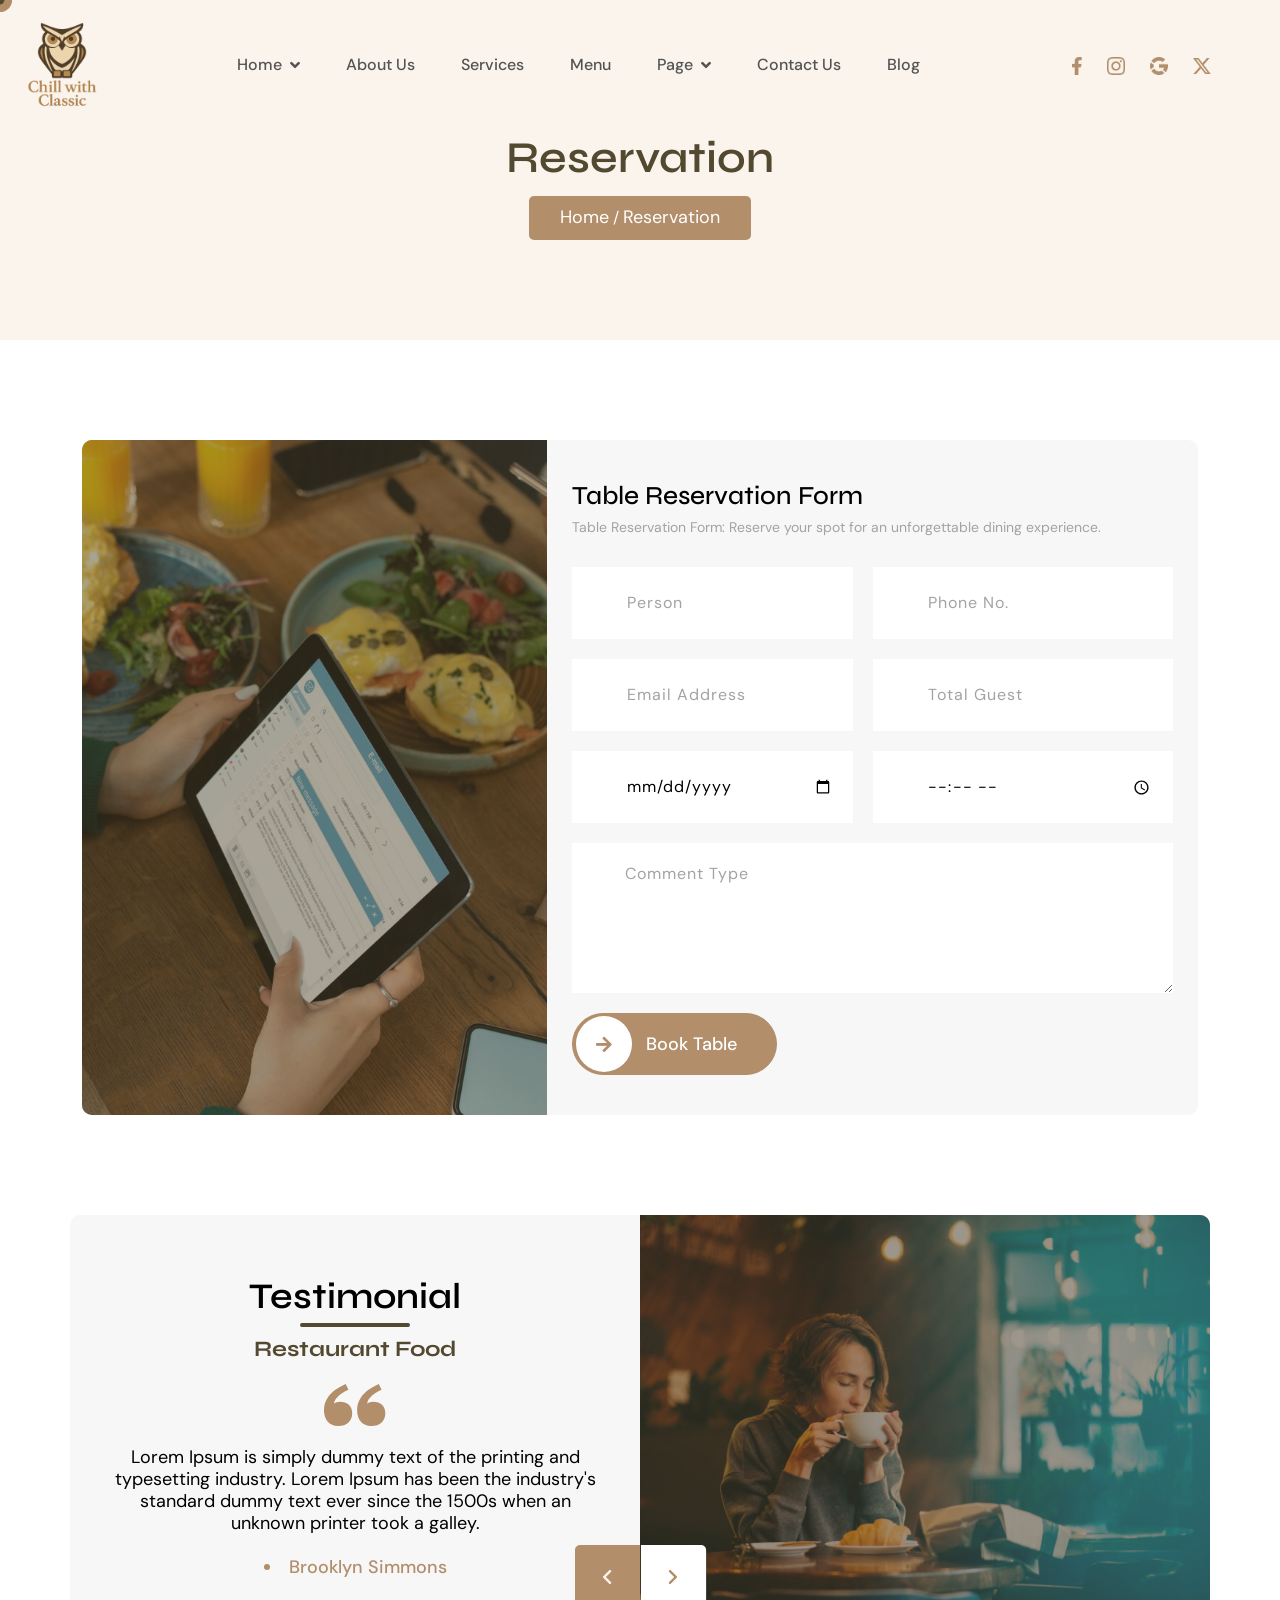
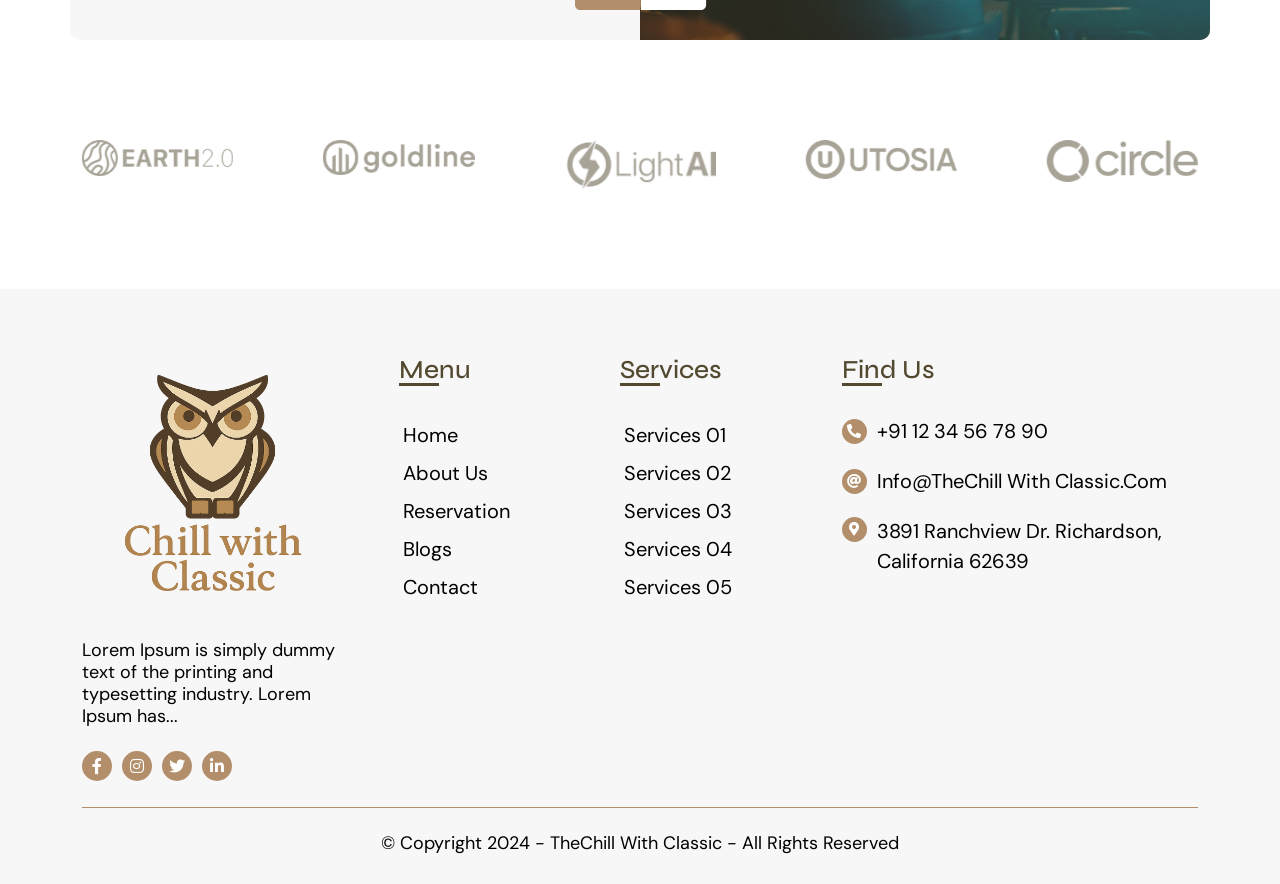
<file: reservation.html>
<!doctype html>

<html lang="en">
  <head>
    <meta charset="UTF-8" />

    <meta name="viewport" content="width=device-width, initial-scale=1.0" />

    <title>Reservation</title>

    <!-- Favicon -->

    <link
      rel="shortcut icon"
      type="image/png"
      href="assets/img/cafika-favicon.svg"
    />

    <!-- Google Fonts -->

    <link rel="preconnect" href="https://fonts.googleapis.com" />

    <link rel="preconnect" href="https://fonts.gstatic.com" crossorigin />

    <link
      href="https://fonts.googleapis.com/css2?family=DM+Sans:ital,opsz,wght@0,9..40,100..1000;1,9..40,100..1000&family=Syne:wght@400..800&display=swap"
      rel="stylesheet"
    />

    <!-- CSS Files -->

    <!--==== Bootstrap css file ====-->

    <link rel="stylesheet" href="assets/css/bootstrap.min.css" />

    <!--==== Font-Awesome css file ====-->

    <link rel="stylesheet" href="assets/css/all.min.css" />

    <!--==== Swiper ====-->

    <link rel="stylesheet" href="assets/plugins/swiper/swiper-bundle.min.css" />

    <!--==== Slick ====-->

    <link
      rel="stylesheet"
      type="text/css"
      href="assets/plugins/slick/slick.css"
    />

    <!--==== glightbox ====-->

    <link
      rel="stylesheet"
      href="assets/plugins/glightbox/css/glightbox.min.css"
    />

    <!--==== Aos ====-->

    <link href="assets/plugins/aos/aos.css" rel="stylesheet" />

    <!--==== Style css file ====-->

    <link rel="stylesheet" href="assets/css/style.css" />

    <link rel="stylesheet" href="assets/css/header-three.css" />

    <!--==== Responsive css file ====-->

    <link rel="stylesheet" href="assets/css/responsive.css" />
  </head>

  <body class="home-page-three">
    <!-- Cursor -->

    <div class="circle"></div>

    <div class="circle"></div>

    <div class="circle"></div>

    <div class="circle"></div>

    <div class="circle"></div>

    <div class="circle"></div>

    <div class="circle"></div>

    <div class="circle"></div>

    <div class="circle"></div>

    <div class="circle"></div>

    <div class="circle"></div>

    <div class="circle"></div>

    <div class="circle"></div>

    <div class="circle"></div>

    <div class="circle"></div>

    <div class="circle"></div>

    <div class="circle"></div>

    <div class="circle"></div>

    <div class="circle"></div>

    <div class="circle"></div>

    <!--End Cursor -->

    <!-- Preloader -->

    <div id="preloader"></div>

    <!--End  Preloader -->

    <!-- Main header -->

    <header class="header-three fixed-top" id="header">
      <nav class="navbar navbar-expand-lg navbar-light">
        <div class="container-fluid">
          <a class="navbar-brand" href="home-page-3.html"
            ><img src="assets/img/the-cafika-logos.png" alt="logo"
          /></a>

          <button
            class="navbar-toggler collapsed"
            type="button"
            data-bs-toggle="collapse"
            data-bs-target="#navbarSupportedContent"
            aria-controls="navbarSupportedContent"
            aria-expanded="false"
            aria-label="Toggle navigation"
          >
            <span class="navbar-toggler-icon"></span>
          </button>

          <div
            class="collapse navbar-collapse justify-content-around"
            id="navbarSupportedContent"
          >
            <ul class="navbar-nav mb-2 mb-lg-0">
              <li class="nav-item dropdown">
                <a class="nav-link dropdown-toggle" href="index.html"> Home </a>
              </li>

              <li class="nav-item">
                <a class="nav-link" href="about-us.html">About Us</a>
              </li>

              <li class="nav-item">
                <a class="nav-link" href="services.html">Services</a>
              </li>

              <li class="nav-item">
                <a class="nav-link" href="our-menu.html">Menu</a>
              </li>

              <li class="nav-item dropdown">
                <a
                  class="nav-link dropdown-toggle"
                  href="javascript:void(0)"
                  id="navbarDropdown"
                  role="button"
                  data-bs-toggle="dropdown"
                  aria-expanded="false"
                >
                  Page
                </a>

                <ul class="dropdown-menu" aria-labelledby="navbarDropdown">
                  <li>
                    <a class="dropdown-item" href="reservation.html"
                      >Reservation</a
                    >
                  </li>

                  <li>
                    <a class="dropdown-item" href="product-details.html"
                      >Product Details</a
                    >
                  </li>

                  <li>
                    <a class="dropdown-item" href="blog-details.html"
                      >Blog Details</a
                    >
                  </li>

                  <li>
                    <a class="dropdown-item" href="team-chefs.html"
                      >Team Chef's</a
                    >
                  </li>

                  <li>
                    <a class="dropdown-item" href="error-page.html">404 Page</a>
                  </li>
                </ul>
              </li>

              <li class="nav-item">
                <a class="nav-link" href="contact-us.html">Contact Us</a>
              </li>

              <li class="nav-item">
                <a class="nav-link" href="blog.html">Blog</a>
              </li>
            </ul>

            <div class="header-social-icons d-flex align-items-center">
              <a href="https://www.facebook.com/" target="_blank"
                ><img src="assets/img/facebook-icon.png" alt="facebook"
              /></a>

              <a href="https://www.instagram.com/" target="_blank"
                ><img src="assets/img/instagram-icon.png" alt="instagram"
              /></a>

              <a href="https://www.google.co.in/" target="_blank"
                ><img src="assets/img/google-icon.png" alt="google"
              /></a>

              <a href="https://x.com/?lang=en" target="_blank"
                ><img src="assets/img/twitter-icon.png" alt="twitter"
              /></a>
            </div>
          </div>
        </div>
      </nav>
    </header>

    <!-- End of Main header -->

    <main>
      <!-- title section -->

      <section class="title" data-aos="fade-up" data-aos-duration="1000">
        <div class="container-fluid">
          <div class="heading-title" data-aos="fade-up" data-aos-delay="100">
            <h1 data-aos="fade-up" data-aos-delay="200">Reservation</h1>

            <span data-aos="fade-up" data-aos-delay="300">
              <a href="index.html">home</a> /
              <a href="javascript:void(0)" class="active">Reservation</a>
            </span>
          </div>
        </div>
      </section>

      <!-- End of title section -->

      <!-- Table Reservation Form section -->

      <section
        class="reservation-form"
        data-aos="fade-up"
        data-aos-duration="1000"
      >
        <div class="container">
          <div class="table-main-div">
            <div class="row g-0">
              <div
                class="col-lg-5"
                data-aos="fade-right"
                data-aos-duration="1000"
              >
                <div class="table-img">
                  <img src="assets/img/table-reservation-form.png" alt="" />
                </div>
              </div>

              <div
                class="col-lg-7"
                data-aos="fade-left"
                data-aos-duration="1000"
              >
                <div class="table-info">
                  <div class="table-heding">
                    <h5 data-aos="fade-up" data-aos-delay="100">
                      Table Reservation Form
                    </h5>

                    <p data-aos="fade-up" data-aos-delay="200">
                      Table Reservation Form: Reserve your spot for an
                      unforgettable dining experience.
                    </p>
                  </div>

                  <div class="table-form">
                    <form>
                      <div class="form-inner">
                        <div class="form-group">
                          <div class="d-flex form-box">
                            <div
                              class="first-box"
                              data-aos="fade-up"
                              data-aos-delay="300"
                            >
                              <div class="wrap-input-8">
                                <input
                                  class="input"
                                  type="text"
                                  name="Person"
                                  placeholder="Person"
                                />

                                <span class="focus-border"><i></i></span>
                              </div>
                            </div>

                            <div
                              class="last-box"
                              data-aos="fade-up"
                              data-aos-delay="400"
                            >
                              <div class="wrap-input-8">
                                <input
                                  class="input icon"
                                  type="tel"
                                  name="Phone No."
                                  placeholder="Phone No."
                                />

                                <span class="focus-border"><i></i></span>
                              </div>
                            </div>
                          </div>
                        </div>

                        <div class="form-group">
                          <div class="d-flex form-box">
                            <div
                              class="first-box"
                              data-aos="fade-up"
                              data-aos-delay="500"
                            >
                              <div class="wrap-input-8">
                                <input
                                  class="input"
                                  type="text"
                                  name="Email Address"
                                  placeholder="Email Address"
                                />

                                <span class="focus-border"><i></i></span>
                              </div>
                            </div>

                            <div
                              class="last-box"
                              data-aos="fade-up"
                              data-aos-delay="600"
                            >
                              <div class="wrap-input-8">
                                <input
                                  class="input icon"
                                  type="number"
                                  name="Total Guest"
                                  placeholder="Total Guest"
                                />

                                <span class="focus-border"><i></i></span>
                              </div>
                            </div>
                          </div>
                        </div>

                        <div class="form-group">
                          <div class="d-flex form-box">
                            <div
                              class="first-box"
                              data-aos="fade-up"
                              data-aos-delay="700"
                            >
                              <div class="wrap-input-8">
                                <input
                                  class="input"
                                  type="date"
                                  name="Reserve Date"
                                  placeholder="Reserve Date"
                                />

                                <span class="focus-border"><i></i></span>
                              </div>
                            </div>

                            <div
                              class="last-box"
                              data-aos="fade-up"
                              data-aos-delay="800"
                            >
                              <div class="wrap-input-8">
                                <input
                                  class="input icon"
                                  type="time"
                                  name="Reservation time"
                                  placeholder="Reservation time"
                                />

                                <span class="focus-border"><i></i></span>
                              </div>
                            </div>
                          </div>
                        </div>

                        <div class="form-group">
                          <div
                            class="wrap-input-8"
                            data-aos="fade-up"
                            data-aos-delay="900"
                          >
                            <textarea
                              class="input"
                              name="Message"
                              rows="4"
                              cols="100"
                              placeholder="Comment Type"
                            ></textarea>

                            <span class="focus-border"><i></i></span>
                          </div>
                        </div>
                      </div>

                      <div
                        class="book-table"
                        data-aos="fade-up"
                        data-aos-delay="1000"
                      >
                        <button
                          class="primary-btn"
                          type="submit"
                          value="Submit"
                        >
                          <span>Book Table</span>
                        </button>
                      </div>
                    </form>
                  </div>
                </div>
              </div>
            </div>
          </div>
        </div>
      </section>

      <!--  Testimonial section -->

      <section class="testimonial" id="slider">
        <div class="container px-0">
          <div class="testimonial-slider-div position-relative">
            <div class="testimonial-slider">
              <div class="testimonial-item">
                <div class="testimonial-slider-detail row g-0">
                  <div class="testimonial-content position-relative col-6 px-0">
                    <h3>Testimonial</h3>

                    <h5>Restaurant Food</h5>

                    <img src="assets/img/quote-icon-2.svg" alt="" />

                    <p>
                      Lorem Ipsum is simply dummy text of the printing and
                      typesetting industry. Lorem Ipsum has been the industry's
                      standard dummy text ever since the 1500s when an unknown
                      printer took a galley.
                    </p>

                    <li>Brooklyn Simmons</li>
                  </div>

                  <div class="testimonial-img col-6 px-0">
                    <img src="assets/img/testimonial-slide.png" alt="" />
                  </div>
                </div>
              </div>

              <div class="testimonial-item">
                <div class="testimonial-slider-detail row g-0">
                  <div class="testimonial-content position-relative col-6 px-0">
                    <h3>Testimonial</h3>

                    <h5>Restaurant Food</h5>

                    <img src="assets/img/quote-icon-2.svg" alt="" />

                    <p>
                      Lorem Ipsum is simply dummy text of the printing and
                      typesetting industry. Lorem Ipsum has been the industry's
                      standard dummy text ever since the 1500s when an unknown
                      printer took a galley.
                    </p>

                    <li>Brooklyn Simmons</li>
                  </div>

                  <div class="testimonial-img col-6 px-0">
                    <img src="assets/img/testimonial-slide.png" alt="" />
                  </div>
                </div>
              </div>

              <div class="testimonial-item">
                <div class="testimonial-slider-detail row g-0">
                  <div class="testimonial-content position-relative col-6 px-0">
                    <h3>Testimonial</h3>

                    <h5>Restaurant Food</h5>

                    <img src="assets/img/quote-icon-2.svg" alt="" />

                    <p>
                      Lorem Ipsum is simply dummy text of the printing and
                      typesetting industry. Lorem Ipsum has been the industry's
                      standard dummy text ever since the 1500s when an unknown
                      printer took a galley.
                    </p>

                    <li>Brooklyn Simmons</li>
                  </div>

                  <div class="testimonial-img col-6 px-0">
                    <img src="assets/img/testimonial-slide.png" alt="" />
                  </div>
                </div>
              </div>

              <div class="testimonial-item">
                <div class="testimonial-slider-detail row g-0">
                  <div class="testimonial-content position-relative col-6 px-0">
                    <h3>Testimonial</h3>

                    <h5>Restaurant Food</h5>

                    <img src="assets/img/quote-icon-2.svg" alt="" />

                    <p>
                      Lorem Ipsum is simply dummy text of the printing and
                      typesetting industry. Lorem Ipsum has been the industry's
                      standard dummy text ever since the 1500s when an unknown
                      printer took a galley.
                    </p>

                    <li>Brooklyn Simmons</li>
                  </div>

                  <div class="testimonial-img col-6 px-0">
                    <img src="assets/img/testimonial-slide.png" alt="" />
                  </div>
                </div>
              </div>
            </div>

            <div class="custom-arrow d-flex">
              <button class="prev">
                <img src="assets/img/privous-arrow-2.png" alt="prev" />
              </button>

              <button class="next">
                <img src="assets/img/next-arrow-2.png" alt="next" />
              </button>
            </div>
          </div>
        </div>
      </section>

      <!--End of Testimonial section -->

      <!-- Clint logo slider -->

      <section class="clint-logo-two" data-aos="fade-in">
        <div class="container">
          <div class="swiper clint-logo-slider">
            <div class="swiper-wrapper">
              <div class="swiper-slide">
                <img src="assets/img/logo-1.png" alt="clint logo" />
              </div>

              <div class="swiper-slide">
                <img src="assets/img/logo-2.png" alt="clint logo" />
              </div>

              <div class="swiper-slide">
                <img src="assets/img/logo-3.png" alt="clint logo" />
              </div>

              <div class="swiper-slide">
                <img src="assets/img/logo-4.png" alt="clint logo" />
              </div>

              <div class="swiper-slide">
                <img src="assets/img/logo-5.png" alt="clint logo" />
              </div>

              <div class="swiper-slide">
                <img src="assets/img/logo-1.png" alt="clint logo" />
              </div>

              <div class="swiper-slide">
                <img src="assets/img/logo-2.png" alt=" clint logo" />
              </div>

              <div class="swiper-slide">
                <img src="assets/img/logo-3.png" alt="clint logo" />
              </div>

              <div class="swiper-slide">
                <img src="assets/img/logo-4.png" alt="clint logo" />
              </div>

              <div class="swiper-slide">
                <img src="assets/img/logo-5.png" alt="clint logo" />
              </div>
            </div>
          </div>
        </div>
      </section>

      <!-- End of Clint logo slider section -->
    </main>

    <!-- Footer section -->

    <footer class="footer">
      <div class="container-md">
        <div class="footer-link" data-aos="fade-in" data-aos-delay="100">
          <div class="row justify-content-between">
            <div class="col-lg-3 col-md-6 col-sm-6">
              <div class="footer-col">
                <div class="footer-logo">
                  <a href="index.html"
                    ><img src="assets/img/the-cafika-logos.png" alt="logo"
                  /></a>
                </div>

                <p>
                  Lorem Ipsum is simply dummy text of the printing and
                  typesetting industry. Lorem Ipsum has...
                </p>

                <div class="social-icon d-flex align-items-center">
                  <a href="https://www.facebook.com/" target="_blank"
                    ><i class="fab fa-facebook-f"></i
                  ></a>

                  <a href="https://www.instagram.com/" target="_blank"
                    ><i class="fab fa-instagram"></i
                  ></a>

                  <a href="https://x.com/?lang=en" target="_blank"
                    ><i class="fab fa-twitter"></i
                  ></a>

                  <a href="https://in.linkedin.com/" target="_blank"
                    ><i class="fab fa-linkedin-in"></i
                  ></a>
                </div>
              </div>
            </div>

            <div class="col-lg-2 col-md-6 col-sm-6">
              <div class="footer-col">
                <div class="footer-titel position-relative">
                  <h2>Menu</h2>
                </div>

                <div class="footer-menu">
                  <a href="index.html">Home</a>

                  <a href="about-us.html">About Us</a>

                  <a href="reservation.html">Reservation</a>

                  <a href="blog.html">Blogs</a>

                  <a href="contact-us.html">Contact</a>
                </div>
              </div>
            </div>

            <div class="col-lg-2 col-md-6 col-sm-6">
              <div class="footer-col">
                <div class="footer-titel position-relative">
                  <h2>Services</h2>
                </div>

                <div class="footer-menu">
                  <a href="services.html">Services 01</a>

                  <a href="services.html">Services 02</a>

                  <a href="services.html">Services 03</a>

                  <a href="services.html">Services 04</a>

                  <a href="services.html">Services 05</a>
                </div>
              </div>
            </div>

            <div class="col-lg-4 col-md-6 col-sm-6">
              <div class="footer-col">
                <div class="footer-titel position-relative">
                  <h2>Find Us</h2>
                </div>

                <div class="footer-contact">
                  <ul class="d-flex align-items-center">
                    <li><i class="fas fa-phone-alt"></i></li>

                    <li><a href="tel:911234567890">+91 12 34 56 78 90</a></li>
                  </ul>

                  <ul class="d-flex align-items-center">
                    <li><i class="fas fa-at"></i></li>

                    <li>
                      <a href="mailto:info@theChill With Classic.com"
                        >info@theChill With Classic.com</a
                      >
                    </li>
                  </ul>

                  <ul class="d-flex m-0">
                    <li><i class="fas fa-map-marker-alt"></i></li>

                    <li>
                      <a href="https://maps.google.com/" target="_blank"
                        >3891 Ranchview Dr. Richardson, California 62639</a
                      >
                    </li>
                  </ul>
                </div>
              </div>
            </div>
          </div>
        </div>

        <div class="footer-copyright">
          <div class="bottom-text d-flex justify-content-center">
            <p>
              © Copyright 2024 - theChill With Classic - All Rights Reserved
            </p>
          </div>
        </div>
      </div>
    </footer>

    <!-- End of Footer section -->

    <!-- Back to top -->

    <a
      href="javascript:void(0)"
      class="scroll-top d-flex align-items-center justify-content-center active"
      ><i class="fa fa-angle-up" aria-hidden="true"></i
    ></a>

    <!--End Back to top -->

    <!-- JS Files -->

    <!-- ==== JQuery 3.3.1 js file==== -->

    <script src="assets/js/jquery-3.3.1.min.js"></script>

    <!-- ==== Bootstrap js file==== -->

    <script src="assets/js/bootstrap.bundle.min.js"></script>

    <!-- ====Swiper==== -->

    <script src="assets/plugins/swiper/swiper-bundle.min.js"></script>

    <!-- ====Slick-slider====-->

    <script src="assets/plugins/slick/slick.min.js"></script>

    <!--==== glightbox ====-->

    <script src="assets/plugins/glightbox/js/glightbox.min.js"></script>

    <!-- ====Aos====-->

    <script src="assets/plugins/aos/aos.js"></script>

    <!-- ==== Script js file==== -->

    <script src="assets/plugins/isotope-layout/isotope.pkgd.js"></script>

    <script src="assets/plugins/imagesloaded/imagesloaded.pkgd.min.js"></script>

    <script src="assets/js/script.js"></script>
  </body>
</html>
</file>
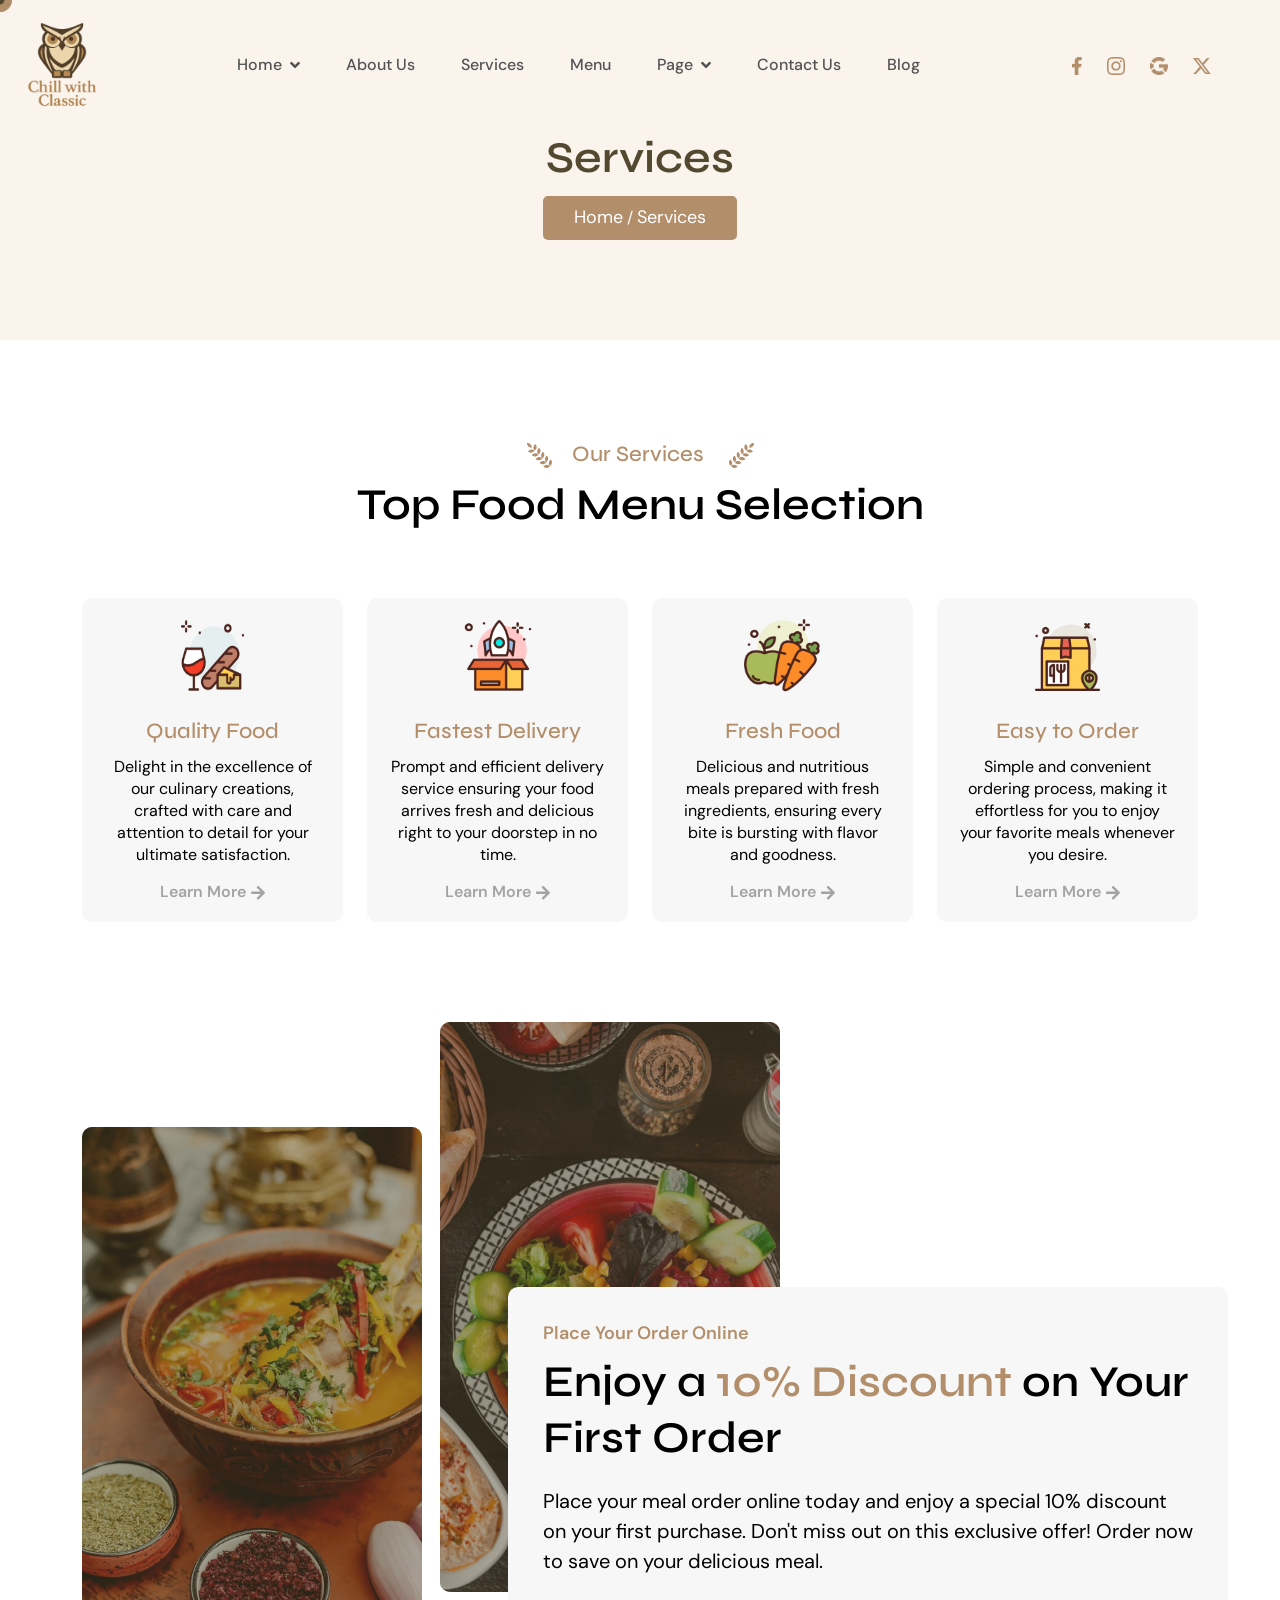
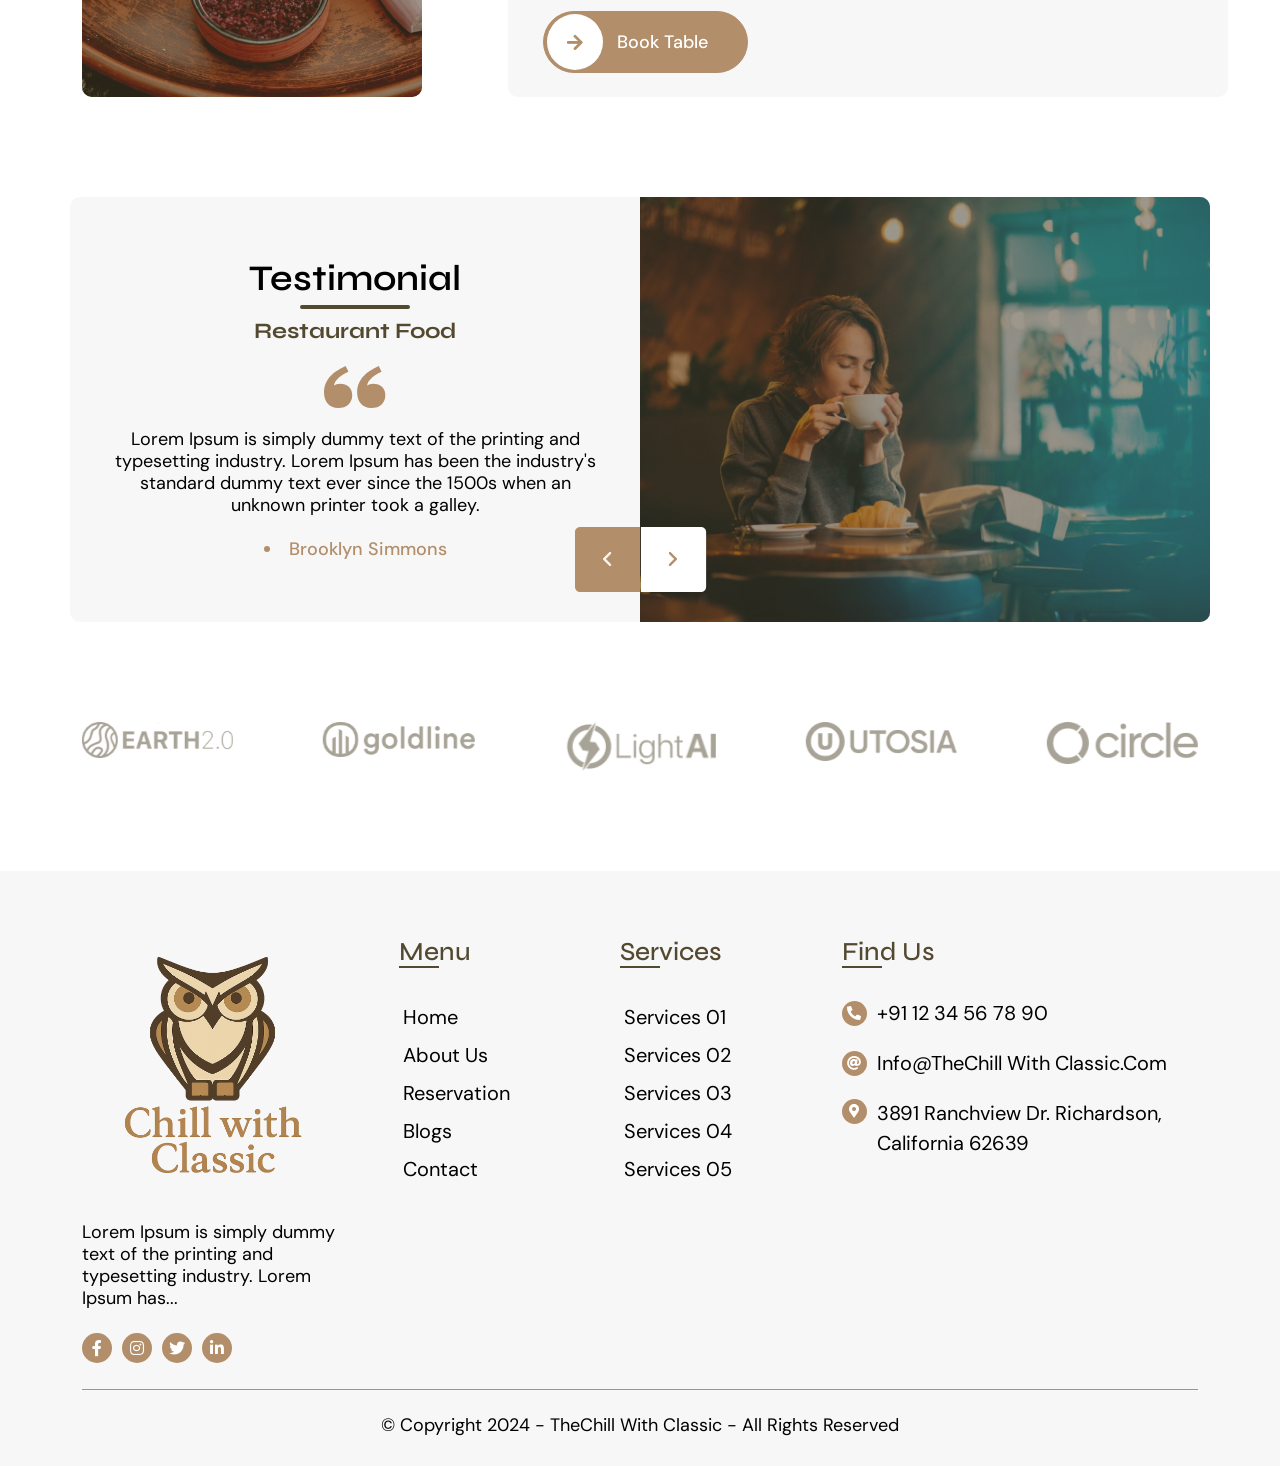
<file: services.html>
<!doctype html>

<html lang="en">
  <head>
    <meta charset="UTF-8" />

    <meta name="viewport" content="width=device-width, initial-scale=1.0" />

    <title>Services</title>

    <!-- Favicon -->

    <link
      rel="shortcut icon"
      type="image/png"
      href="assets/img/cafika-favicon.svg"
    />

    <!-- Google Fonts -->

    <link rel="preconnect" href="https://fonts.googleapis.com" />

    <link rel="preconnect" href="https://fonts.gstatic.com" crossorigin />

    <link
      href="https://fonts.googleapis.com/css2?family=DM+Sans:ital,opsz,wght@0,9..40,100..1000;1,9..40,100..1000&family=Syne:wght@400..800&display=swap"
      rel="stylesheet"
    />

    <!-- CSS Files -->

    <!--==== Bootstrap css file ====-->

    <link rel="stylesheet" href="assets/css/bootstrap.min.css" />

    <!--==== Font-Awesome css file ====-->

    <link rel="stylesheet" href="assets/css/all.min.css" />

    <!--==== Swiper ====-->

    <link rel="stylesheet" href="assets/plugins/swiper/swiper-bundle.min.css" />

    <!--==== Slick ====-->

    <link
      rel="stylesheet"
      type="text/css"
      href="assets/plugins/slick/slick.css"
    />

    <!--==== glightbox ====-->

    <link
      rel="stylesheet"
      href="assets/plugins/glightbox/css/glightbox.min.css"
    />

    <!--==== Aos ====-->

    <link href="assets/plugins/aos/aos.css" rel="stylesheet" />

    <!--==== Style css file ====-->

    <link rel="stylesheet" href="assets/css/style.css" />

    <link rel="stylesheet" href="assets/css/header-three.css" />

    <!--==== Responsive css file ====-->

    <link rel="stylesheet" href="assets/css/responsive.css" />
  </head>

  <body class="home-page-three">
    <!-- Cursor -->

    <div class="circle"></div>

    <div class="circle"></div>

    <div class="circle"></div>

    <div class="circle"></div>

    <div class="circle"></div>

    <div class="circle"></div>

    <div class="circle"></div>

    <div class="circle"></div>

    <div class="circle"></div>

    <div class="circle"></div>

    <div class="circle"></div>

    <div class="circle"></div>

    <div class="circle"></div>

    <div class="circle"></div>

    <div class="circle"></div>

    <div class="circle"></div>

    <div class="circle"></div>

    <div class="circle"></div>

    <div class="circle"></div>

    <div class="circle"></div>

    <!--End Cursor -->

    <!-- Preloader -->

    <div id="preloader"></div>

    <!--End  Preloader -->

    <!-- Main header -->

    <header class="header-three fixed-top" id="header">
      <nav class="navbar navbar-expand-lg navbar-light">
        <div class="container-fluid">
          <a class="navbar-brand" href="home-page-3.html"
            ><img src="assets/img/the-cafika-logos.png" alt="logo"
          /></a>

          <button
            class="navbar-toggler collapsed"
            type="button"
            data-bs-toggle="collapse"
            data-bs-target="#navbarSupportedContent"
            aria-controls="navbarSupportedContent"
            aria-expanded="false"
            aria-label="Toggle navigation"
          >
            <span class="navbar-toggler-icon"></span>
          </button>

          <div
            class="collapse navbar-collapse justify-content-around"
            id="navbarSupportedContent"
          >
            <ul class="navbar-nav mb-2 mb-lg-0">
              <li class="nav-item dropdown">
                <a class="nav-link dropdown-toggle" href="index.html"> Home </a>
              </li>

              <li class="nav-item">
                <a class="nav-link" href="about-us.html">About Us</a>
              </li>

              <li class="nav-item">
                <a class="nav-link" href="services.html">Services</a>
              </li>

              <li class="nav-item">
                <a class="nav-link" href="our-menu.html">Menu</a>
              </li>

              <li class="nav-item dropdown">
                <a
                  class="nav-link dropdown-toggle"
                  href="javascript:void(0)"
                  id="navbarDropdown"
                  role="button"
                  data-bs-toggle="dropdown"
                  aria-expanded="false"
                >
                  Page
                </a>

                <ul class="dropdown-menu" aria-labelledby="navbarDropdown">
                  <li>
                    <a class="dropdown-item" href="reservation.html"
                      >Reservation</a
                    >
                  </li>

                  <li>
                    <a class="dropdown-item" href="product-details.html"
                      >Product Details</a
                    >
                  </li>

                  <li>
                    <a class="dropdown-item" href="blog-details.html"
                      >Blog Details</a
                    >
                  </li>

                  <li>
                    <a class="dropdown-item" href="team-chefs.html"
                      >Team Chef's</a
                    >
                  </li>

                  <li>
                    <a class="dropdown-item" href="error-page.html">404 Page</a>
                  </li>
                </ul>
              </li>

              <li class="nav-item">
                <a class="nav-link" href="contact-us.html">Contact Us</a>
              </li>

              <li class="nav-item">
                <a class="nav-link" href="blog.html">Blog</a>
              </li>
            </ul>

            <div class="header-social-icons d-flex align-items-center">
              <a href="https://www.facebook.com/" target="_blank"
                ><img src="assets/img/facebook-icon.png" alt="facebook"
              /></a>

              <a href="https://www.instagram.com/" target="_blank"
                ><img src="assets/img/instagram-icon.png" alt="instagram"
              /></a>

              <a href="https://www.google.co.in/" target="_blank"
                ><img src="assets/img/google-icon.png" alt="google"
              /></a>

              <a href="https://x.com/?lang=en" target="_blank"
                ><img src="assets/img/twitter-icon.png" alt="twitter"
              /></a>
            </div>
          </div>
        </div>
      </nav>
    </header>

    <!-- End of Main header -->

    <main>
      <!-- title section -->

      <section class="title">
        <div class="container-fluid">
          <div class="heading-title" data-aos="fade-up" data-aos-delay="100">
            <h1 data-aos="fade-up" data-aos-delay="200">Services</h1>

            <span data-aos="fade-up" data-aos-delay="300">
              <a href="index.html">home</a> /
              <a href="javascript:void(0)" class="active">Services</a>
            </span>
          </div>
        </div>
      </section>

      <!-- End of title section -->

      <!-- Our Services section -->

      <section
        class="our-services-one sec-padding"
        id="services"
        data-aos="fade-in"
      >
        <div class="container">
          <div class="main-title" data-aos="fade-up" data-aos-delay="100">
            <h3>
              <img
                src="assets/img/left-leaf-icon.svg"
                alt="leaf"
                data-aos="zoom-in"
                data-aos-delay="300"
              />Our Services
              <img
                src="assets/img/right-leaf-Icon.svg"
                alt="leaf"
                data-aos="zoom-in"
                data-aos-delay="300"
              />
            </h3>

            <h2>Top Food Menu Selection</h2>
          </div>

          <div class="row">
            <div
              class="col-lg-3 col-sm-6"
              data-aos="fade-up"
              data-aos-delay="200"
            >
              <div class="services-box">
                <img
                  src="assets/img/services-icon-1.svg"
                  alt="Food-icon"
                  data-aos="zoom-in"
                  data-aos-delay="300"
                />

                <h6>Quality Food</h6>

                <p>
                  Delight in the excellence of our culinary creations, crafted
                  with care and attention to detail for your ultimate
                  satisfaction.
                </p>

                <a href="contact-us.html"
                  >Learn More <i class="fas fa-arrow-right"></i
                ></a>
              </div>
            </div>

            <div
              class="col-lg-3 col-sm-6"
              data-aos="fade-up"
              data-aos-delay="300"
            >
              <div class="services-box">
                <img
                  src="assets/img/services-icon-2.svg"
                  alt="Food-icon"
                  data-aos="zoom-in"
                  data-aos-delay="400"
                />

                <h6>Fastest Delivery</h6>

                <p>
                  Prompt and efficient delivery service ensuring your food
                  arrives fresh and delicious right to your doorstep in no time.
                </p>

                <a href="contact-us.html"
                  >Learn More <i class="fas fa-arrow-right"></i
                ></a>
              </div>
            </div>

            <div
              class="col-lg-3 col-sm-6"
              data-aos="fade-up"
              data-aos-delay="400"
            >
              <div class="services-box">
                <img
                  src="assets/img/services-icon-3.svg"
                  alt="Food-icon"
                  data-aos="zoom-in"
                  data-aos-delay="500"
                />

                <h6>Fresh Food</h6>

                <p>
                  Delicious and nutritious meals prepared with fresh
                  ingredients, ensuring every bite is bursting with flavor and
                  goodness.
                </p>

                <a href="contact-us.html"
                  >Learn More <i class="fas fa-arrow-right"></i
                ></a>
              </div>
            </div>

            <div
              class="col-lg-3 col-sm-6"
              data-aos="fade-up"
              data-aos-delay="500"
            >
              <div class="services-box">
                <img
                  src="assets/img/services-icon-4.svg"
                  alt="Food-icon"
                  data-aos="zoom-in"
                  data-aos-delay="600"
                />

                <h6>Easy to Order</h6>

                <p>
                  Simple and convenient ordering process, making it effortless
                  for you to enjoy your favorite meals whenever you desire.
                </p>

                <a href="contact-us.html"
                  >Learn More <i class="fas fa-arrow-right"></i
                ></a>
              </div>
            </div>
          </div>
        </div>
      </section>

      <!-- End of Our Services -->

      <!-- Table Reservation section-three -->

      <section class="table-reservation-three">
        <div class="container">
          <div class="row table-slider">
            <div class="col table-box">
              <div class="table-item">
                <div
                  class="table-bottam"
                  data-aos="zoom-in"
                  data-aos-delay="100"
                >
                  <img
                    src="assets/img/table-reservation-three-img-1.png"
                    alt=""
                  />
                </div>

                <div class="table-top" data-aos="zoom-in" data-aos-delay="200">
                  <img
                    src="assets/img/table-reservation-three-img-2.png"
                    alt=""
                  />
                </div>
              </div>
            </div>

            <div class="col table-content">
              <div
                class="table-detail"
                data-aos="fade-left"
                data-aos-delay="300"
              >
                <h6>Place Your Order Online</h6>

                <h3>
                  Enjoy a <span style="color: #b28e6a">10% Discount </span>on
                  Your First Order
                </h3>

                <p>
                  Place your meal order online today and enjoy a special 10%
                  discount on your first purchase. Don't miss out on this
                  exclusive offer! Order now to save on your delicious meal.
                </p>

                <a
                  href="contact-us.html"
                  class="primary-btn"
                  data-aos="zoom-in"
                  data-aos-delay="700"
                  ><span>Book Table</span></a
                >
              </div>
            </div>
          </div>
        </div>
      </section>

      <!-- End of Table Reservation section-three -->

      <!--  Testimonial section -->

      <section class="testimonial" id="slider">
        <div class="container px-0">
          <div class="testimonial-slider-div position-relative">
            <div class="testimonial-slider">
              <div class="testimonial-item">
                <div class="testimonial-slider-detail row g-0">
                  <div class="testimonial-content position-relative col-6 px-0">
                    <h3>Testimonial</h3>

                    <h5>Restaurant Food</h5>

                    <img src="assets/img/quote-icon-2.svg" alt="" />

                    <p>
                      Lorem Ipsum is simply dummy text of the printing and
                      typesetting industry. Lorem Ipsum has been the industry's
                      standard dummy text ever since the 1500s when an unknown
                      printer took a galley.
                    </p>

                    <li>Brooklyn Simmons</li>
                  </div>

                  <div class="testimonial-img col-6 px-0">
                    <img src="assets/img/testimonial-slide.png" alt="" />
                  </div>
                </div>
              </div>

              <div class="testimonial-item">
                <div class="testimonial-slider-detail row g-0">
                  <div class="testimonial-content position-relative col-6 px-0">
                    <h3>Testimonial</h3>

                    <h5>Restaurant Food</h5>

                    <img src="assets/img/quote-icon-2.svg" alt="" />

                    <p>
                      Lorem Ipsum is simply dummy text of the printing and
                      typesetting industry. Lorem Ipsum has been the industry's
                      standard dummy text ever since the 1500s when an unknown
                      printer took a galley.
                    </p>

                    <li>Brooklyn Simmons</li>
                  </div>

                  <div class="testimonial-img col-6 px-0">
                    <img src="assets/img/testimonial-slide.png" alt="" />
                  </div>
                </div>
              </div>

              <div class="testimonial-item">
                <div class="testimonial-slider-detail row g-0">
                  <div class="testimonial-content position-relative col-6 px-0">
                    <h3>Testimonial</h3>

                    <h5>Restaurant Food</h5>

                    <img src="assets/img/quote-icon-2.svg" alt="" />

                    <p>
                      Lorem Ipsum is simply dummy text of the printing and
                      typesetting industry. Lorem Ipsum has been the industry's
                      standard dummy text ever since the 1500s when an unknown
                      printer took a galley.
                    </p>

                    <li>Brooklyn Simmons</li>
                  </div>

                  <div class="testimonial-img col-6 px-0">
                    <img src="assets/img/testimonial-slide.png" alt="" />
                  </div>
                </div>
              </div>

              <div class="testimonial-item">
                <div class="testimonial-slider-detail row g-0">
                  <div class="testimonial-content position-relative col-6 px-0">
                    <h3>Testimonial</h3>

                    <h5>Restaurant Food</h5>

                    <img src="assets/img/quote-icon-2.svg" alt="" />

                    <p>
                      Lorem Ipsum is simply dummy text of the printing and
                      typesetting industry. Lorem Ipsum has been the industry's
                      standard dummy text ever since the 1500s when an unknown
                      printer took a galley.
                    </p>

                    <li>Brooklyn Simmons</li>
                  </div>

                  <div class="testimonial-img col-6 px-0">
                    <img src="assets/img/testimonial-slide.png" alt="" />
                  </div>
                </div>
              </div>
            </div>

            <div class="custom-arrow d-flex">
              <button class="prev">
                <img src="assets/img/privous-arrow-2.png" alt="prev" />
              </button>

              <button class="next">
                <img src="assets/img/next-arrow-2.png" alt="next" />
              </button>
            </div>
          </div>
        </div>
      </section>

      <!--End of Testimonial section -->

      <!-- Clint logo slider -->

      <section class="clint-logo-two" data-aos="fade-in">
        <div class="container">
          <div class="swiper clint-logo-slider">
            <div class="swiper-wrapper">
              <div class="swiper-slide">
                <img src="assets/img/logo-1.png" alt="clint logo" />
              </div>

              <div class="swiper-slide">
                <img src="assets/img/logo-2.png" alt="clint logo" />
              </div>

              <div class="swiper-slide">
                <img src="assets/img/logo-3.png" alt="clint logo" />
              </div>

              <div class="swiper-slide">
                <img src="assets/img/logo-4.png" alt="clint logo" />
              </div>

              <div class="swiper-slide">
                <img src="assets/img/logo-5.png" alt="clint logo" />
              </div>

              <div class="swiper-slide">
                <img src="assets/img/logo-1.png" alt="clint logo" />
              </div>

              <div class="swiper-slide">
                <img src="assets/img/logo-2.png" alt=" clint logo" />
              </div>

              <div class="swiper-slide">
                <img src="assets/img/logo-3.png" alt="clint logo" />
              </div>

              <div class="swiper-slide">
                <img src="assets/img/logo-4.png" alt="clint logo" />
              </div>

              <div class="swiper-slide">
                <img src="assets/img/logo-5.png" alt="clint logo" />
              </div>
            </div>
          </div>
        </div>
      </section>

      <!-- End of Clint logo slider section -->
    </main>

    <!-- Footer section -->

    <footer class="footer">
      <div class="container-md">
        <div class="footer-link" data-aos="fade-in" data-aos-delay="100">
          <div class="row justify-content-between">
            <div class="col-lg-3 col-md-6 col-sm-6">
              <div class="footer-col">
                <div class="footer-logo">
                  <a href="index.html"
                    ><img src="assets/img/the-cafika-logos.png" alt="logo"
                  /></a>
                </div>

                <p>
                  Lorem Ipsum is simply dummy text of the printing and
                  typesetting industry. Lorem Ipsum has...
                </p>

                <div class="social-icon d-flex align-items-center">
                  <a href="https://www.facebook.com/" target="_blank"
                    ><i class="fab fa-facebook-f"></i
                  ></a>

                  <a href="https://www.instagram.com/" target="_blank"
                    ><i class="fab fa-instagram"></i
                  ></a>

                  <a href="https://x.com/?lang=en" target="_blank"
                    ><i class="fab fa-twitter"></i
                  ></a>

                  <a href="https://in.linkedin.com/" target="_blank"
                    ><i class="fab fa-linkedin-in"></i
                  ></a>
                </div>
              </div>
            </div>

            <div class="col-lg-2 col-md-6 col-sm-6">
              <div class="footer-col">
                <div class="footer-titel position-relative">
                  <h2>Menu</h2>
                </div>

                <div class="footer-menu">
                  <a href="index.html">Home</a>

                  <a href="about-us.html">About Us</a>

                  <a href="reservation.html">Reservation</a>

                  <a href="blog.html">Blogs</a>

                  <a href="contact-us.html">Contact</a>
                </div>
              </div>
            </div>

            <div class="col-lg-2 col-md-6 col-sm-6">
              <div class="footer-col">
                <div class="footer-titel position-relative">
                  <h2>Services</h2>
                </div>

                <div class="footer-menu">
                  <a href="services.html">Services 01</a>

                  <a href="services.html">Services 02</a>

                  <a href="services.html">Services 03</a>

                  <a href="services.html">Services 04</a>

                  <a href="services.html">Services 05</a>
                </div>
              </div>
            </div>

            <div class="col-lg-4 col-md-6 col-sm-6">
              <div class="footer-col">
                <div class="footer-titel position-relative">
                  <h2>Find Us</h2>
                </div>

                <div class="footer-contact">
                  <ul class="d-flex align-items-center">
                    <li><i class="fas fa-phone-alt"></i></li>

                    <li><a href="tel:911234567890">+91 12 34 56 78 90</a></li>
                  </ul>

                  <ul class="d-flex align-items-center">
                    <li><i class="fas fa-at"></i></li>

                    <li>
                      <a href="mailto:info@theChill With Classic.com"
                        >info@theChill With Classic.com</a
                      >
                    </li>
                  </ul>

                  <ul class="d-flex m-0">
                    <li><i class="fas fa-map-marker-alt"></i></li>

                    <li>
                      <a href="https://maps.google.com/" target="_blank"
                        >3891 Ranchview Dr. Richardson, California 62639</a
                      >
                    </li>
                  </ul>
                </div>
              </div>
            </div>
          </div>
        </div>

        <div class="footer-copyright">
          <div class="bottom-text d-flex justify-content-center">
            <p>
              © Copyright 2024 - theChill With Classic - All Rights Reserved
            </p>
          </div>
        </div>
      </div>
    </footer>

    <!-- End of Footer section -->

    <!-- Back to top -->

    <a
      href="javascript:void(0)"
      class="scroll-top d-flex align-items-center justify-content-center active"
      ><i class="fa fa-angle-up" aria-hidden="true"></i
    ></a>

    <!--End Back to top -->

    <!-- JS Files -->

    <!-- ==== JQuery 3.3.1 js file==== -->

    <script src="assets/js/jquery-3.3.1.min.js"></script>

    <!-- ==== Bootstrap js file==== -->

    <script src="assets/js/bootstrap.bundle.min.js"></script>

    <!-- ====Swiper==== -->

    <script src="assets/plugins/swiper/swiper-bundle.min.js"></script>

    <!-- ====Slick-slider====-->

    <script src="assets/plugins/slick/slick.min.js"></script>

    <!--==== glightbox ====-->

    <script src="assets/plugins/glightbox/js/glightbox.min.js"></script>

    <!-- ====Aos====-->

    <script src="assets/plugins/aos/aos.js"></script>

    <!-- ==== Script js file==== -->

    <script src="assets/plugins/isotope-layout/isotope.pkgd.js"></script>

    <script src="assets/plugins/imagesloaded/imagesloaded.pkgd.min.js"></script>

    <script src="assets/js/script.js"></script>
  </body>
</html>
</file>
<file: assets/css/style.css>
/**

* Template Name: Chill With Classic

*/

/*============================================

1. Color Veriables

2. Preloader

3. Scroll top button

4. General

5. Animation keyframes

6. Header 

7. Home page one

8. Home page two

9. Home page three

10. About Us page

11. Services page

12. Product detail page

13. Team Chef Page

14. Blog Page

15. Blog detail Page

16. Reservation page

17. Contect Us page

18. Error page 

19. Footer

============================================*/

/*--------------------------------------------------------------

# Color Veriables

--------------------------------------------------------------*/

:root {
  --primary-color: #534930;

  --secondary-color: #b28e6a;

  --tertiary-color: #faf4ed;

  --quaternary-color: #ffffff;

  --primary-black: #000000;

  --secondary-gray: #535353;

  --tertiary-gray: #a3a3a3;

  --text-primary-color: #000000;

  --text-secondary-color: #534930;

  --text-hover-color: #b28e6a;

  --bg-color: #f7f7f7;
}

:root {
  scroll-behavior: smooth;
}

/*--------------------------------------------------------------

# thank you font

--------------------------------------------------------------*/
@font-face {
  font-family: "Thank You";
  src: url("../webfonts/ThankYouRegular.eot");
  src:
    url("../webfonts/ThankYouRegular.eot@") format("embedded-opentype"),
    url("../webfonts/ThankYouRegular.woff2") format("woff2"),
    url("../webfonts/ThankYouRegular.woff") format("woff");
  font-weight: normal;
  font-style: normal;
  font-display: swap;
}

/*--------------------------------------------------------------
  
  # Preloader
  
  --------------------------------------------------------------*/

#preloader {
  position: fixed;

  inset: 0;

  z-index: 9999;

  overflow: hidden;

  background: var(--quaternary-color);

  -webkit-transition: all 0.6s ease-out;

  -o-transition: all 0.6s ease-out;

  transition: all 0.6s ease-out;

  width: 100%;

  height: 100vh;
}

#preloader:before,
#preloader:after {
  content: "";
  position: absolute;
  border: 4px solid var(--primary-color);
  border-radius: 50%;
  -webkit-animation: animate-preloader 2s cubic-bezier(0, 0.2, 0.8, 1) infinite;
  animation: animate-preloader 2s cubic-bezier(0, 0.2, 0.8, 1) infinite;
}

#preloader:after {
  -webkit-animation-delay: -0.5s;
  animation-delay: -0.5s;
}

@-webkit-keyframes animate-preloader {
  0% {
    width: 10px;
    height: 10px;
    top: calc(50% - 5px);
    left: calc(50% - 5px);
    opacity: 1;
  }

  100% {
    width: 72px;
    height: 72px;
    top: calc(50% - 36px);
    left: calc(50% - 36px);
    opacity: 0;
  }
}

@keyframes animate-preloader {
  0% {
    width: 10px;

    height: 10px;

    top: calc(50% - 5px);

    left: calc(50% - 5px);

    opacity: 1;
  }

  100% {
    width: 72px;

    height: 72px;

    top: calc(50% - 36px);

    left: calc(50% - 36px);

    opacity: 0;
  }
}

/*--------------------------------------------------------------
  
  # Scroll top button
  
  --------------------------------------------------------------*/

.scroll-top {
  position: fixed;

  visibility: hidden;

  opacity: 0;

  right: 15px;

  bottom: 15px;

  z-index: 99999;

  background: var(--primary-color);

  width: 44px;

  height: 44px;

  border-radius: 50px;

  -webkit-transition: all 0.4s;

  -o-transition: all 0.4s;

  transition: all 0.4s;

  -webkit-transform: scale(0);

  -ms-transform: scale(0);

  transform: scale(0);
}

.scroll-top i {
  font-size: 24px;

  color: #fff;

  line-height: 0;

  margin-top: -5px;
}

.scroll-top:hover {
  background: var(--secondary-color);

  color: #fff;
}

.scroll-top.active {
  visibility: visible;

  opacity: 1;

  -webkit-transform: scale(1);

  -ms-transform: scale(1);

  transform: scale(1);
}

/*--------------------------------------------------------------
  
  # General
  
  --------------------------------------------------------------*/

body {
  font-family: "DM Sans", sans-serif;

  font-size: 16px;

  color: var(--text-secondary-color);

  background-color: var(--quaternary-color);

  line-height: 26px;

  overflow-x: hidden !important;
}

::-webkit-scrollbar {
  height: 4px;

  width: 4px;

  background: var(--primary-color);
}

::-webkit-scrollbar-thumb {
  background: var(--secondary-color);

  -webkit-border-radius: 1ex;

  -webkit-box-shadow: 0px 0px 0px #000000bf;
}

::-webkit-scrollbar-corner {
  background: transparent;
}

* {
  margin: 0;

  padding: 0;

  -webkit-box-sizing: border-box;

  box-sizing: border-box;
}

img {
  max-width: 100%;

  height: auto;
}

.primary-btn {
  -webkit-box-sizing: border-box;

  box-sizing: border-box;
  place-items: center;
  height: 62px;
  -webkit-mask-image: none;
  background: var(--secondary-color);
  border: 1px solid var(--secondary-color);
  color: var(--quaternary-color);
  display: -webkit-inline-box;
  display: -ms-inline-flexbox;
  display: inline-flex;
  -webkit-box-align: center;
  -webkit-box-pack: center;
  -ms-flex-pack: center;
  justify-content: center;
  font-size: 18px;
  padding: 20px 39px 20px 73px;
  text-transform: capitalize;
  font-weight: 500;
  border-radius: 100px;
  font-family: "DM Sans", sans-serif;
  -webkit-transition: all 0.5s;
  -o-transition: all 0.5s;
  transition: all 0.5s;
  position: relative;
}

.primary-btn:before {
  background: #fff;
  border-radius: 50px;
  content: "\f061";
  font-family: "Font Awesome 5 Free";
  font-weight: 900;
  height: 56px;
  left: 0;
  pointer-events: none;
  position: absolute;
  top: 50%;
  -webkit-transform: translate(3px, -50%);
  -ms-transform: translate(3px, -50%);
  transform: translate(3px, -50%);
  -webkit-transition: 0.2s;
  -o-transition: 0.2s;
  transition: 0.2s;
  width: 56px;
  display: -webkit-inline-box;
  display: -ms-inline-flexbox;
  display: inline-flex;
  -webkit-box-align: center;
  -ms-flex-align: center;
  align-items: center;
  font-size: 18px;
  color: var(--secondary-color);
  padding: 20px;
}

.primary-btn:hover:before {
  width: calc(100% - 6px);
  color: var(--text-hover-color);
}

.primary-btn:hover {
  color: var(--text-hover-color);
  z-index: 10;
}

.primary-btn span {
  position: relative;
  z-index: 2;
  font-family: "DM Sans", sans-serif;
  font-size: 18px;
  font-weight: 500;
}

/************************ rotet img ********************************/

@-webkit-keyframes rotate {
  0% {
    -webkit-transform: rotate(0deg);
    transform: rotate(0deg);
  }

  100% {
    -webkit-transform: rotate(360deg);
    transform: rotate(360deg);
  }
}

@keyframes rotate {
  0% {
    -webkit-transform: rotate(0deg);
    transform: rotate(0deg);
  }

  100% {
    -webkit-transform: rotate(360deg);
    transform: rotate(360deg);
  }
}

.rotet img {
  -webkit-animation: rotate 50s linear infinite;
  animation: rotate 50s linear infinite;
}

a {
  color: var(--primary-color);

  -webkit-transition: all 0.2s;

  -o-transition: all 0.2s;

  transition: all 0.2s;

  text-decoration: none;
}

a:hover {
  color: var(--text-hover-color);
}

a,
a:hover,
a:active,
a:focus {
  text-decoration: none;

  outline: none;
}

h1,
h2,
h3,
h4,
h5,
h6,
.h1,
.h2,
.h3,
.h4,
.h5,
.h6 {
  font-family: "Syne", sans-serif;

  color: var(--text-primary-color);

  line-height: 1.4;
}

h1,
.h1 {
  font-family: "Syne", sans-serif;

  font-size: 74px;

  font-weight: 800;

  line-height: 81.9px;

  text-align: left;
}

h2,
.h2 {
  font-family: "Syne", sans-serif;

  font-size: 56px;

  font-weight: 700;

  line-height: 70.56px;

  text-align: left;
}

h3,
.h3 {
  font-family: "Syne", sans-serif;

  font-size: 44px;

  font-weight: 600;

  line-height: 55.44px;

  text-align: left;
}

h4,
.h4 {
  font-family: "Syne", sans-serif;

  font-size: 32px;

  font-weight: 700;

  line-height: 40.32px;

  text-align: left;
}

h5,
.h5 {
  font-family: "Syne", sans-serif;

  font-size: 26px;

  font-weight: 700;

  line-height: 32.76px;

  text-align: left;
}

h6,
.h6 {
  font-family: "Syne", sans-serif;

  font-size: 22px;

  font-weight: 500;

  line-height: 29.4px;

  text-align: left;
}

p {
  font-family: "DM Sans", sans-serif;

  font-size: 16px;

  font-weight: 400;

  line-height: 19px;

  color: var(--text-primary-color);
}

.spin-animation {
  -webkit-animation: spin 10s linear infinite;

  animation: spin 10s linear infinite;
}

main {
  overflow-y: hidden;
  overflow-x: hidden;
  height: 100%;
}

/*----------------------------------------------------------------- home-page-one -----------------------------------------------------------------*/

/*--------------------------------------------------------------

# Banner Section-1

--------------------------------------------------------------*/

.banner-one {
  height: 1360px;
  background-image: url(../img/home-one-hero-bg.png);
  background-repeat: no-repeat;
  background-size: cover;
  background-position: bottom;
  padding: 150px 0 0px 0;
}

.banner-one img.arrow-icon {
  position: absolute;
  bottom: calc(25% - -7px);
  left: 0;
}

.banner-one img.center-icon {
  position: absolute;
  left: 290px;
  right: 0;
  margin: 0 auto;
  top: calc(58% - 2px);
}

.banner-one img.left-icon {
  position: absolute;
  left: 45px;
  top: 200px;
}

.banner-one .banner-detail {
  display: -webkit-box;
  display: -ms-flexbox;
  display: flex;
  -webkit-box-pack: end;
  -ms-flex-pack: end;
  justify-content: flex-end;
  -webkit-box-align: start;
  -ms-flex-align: start;
  align-items: flex-start;
  padding-right: 40px;
  margin-top: 62px;
}

.banner-one .banner-text {
  max-width: 720px;
  position: relative;
}

.banner-one h5.font-thank-you {
  font-family: "Thank You";
  font-size: 39px;
  font-weight: 400;
  color: var(--secondary-color);
  margin: 0 auto;
  position: absolute;
  top: -10px;
  right: 0;
  left: calc(10% - 0px);
}

.banner-one .banner-text h1 {
  font-size: 74px;
  font-weight: 700;
  line-height: 91.8px;
}

.banner-one .banner-sub-text {
  max-width: 520px;
  margin: 0 auto;
}

.banner-one .banner-sub-text p {
  font-size: 20px;
  line-height: 30px;
  color: var(--primary-black);
  margin: 0 0 65px 0;
}

.banner-one .icon-box {
  max-width: 322px;
  border-radius: 20px;
  background-color: #53493080;
  padding: 25px;
  position: absolute;
  bottom: 90px;
  left: 110px;
  -webkit-box-shadow: 0px 15px 20px 0px rgba(0, 0, 0, 0.1);
  box-shadow: 0px 15px 20px 0px rgba(0, 0, 0, 0.1);
  -webkit-backdrop-filter: blur(3px);
  backdrop-filter: blur(3px);
}

.banner-one .box-title {
  display: -webkit-box;
  display: -ms-flexbox;
  display: flex;
  -webkit-box-orient: vertical;
  -webkit-box-direction: normal;
  -ms-flex-direction: column;
  flex-direction: column;
  -webkit-box-pack: center;
  -ms-flex-pack: center;
  justify-content: center;
  padding: 0 0 0 10px;
}

.banner-one .box-title h5 {
  font-family: "DM Sans", sans-serif;
  font-size: 18px;
  font-weight: 600;
  line-height: 22px;
  color: var(--quaternary-color);
  margin: 0;
  padding: 0 0 5px 0;
}

.banner-one .icon-box .box-title span {
  font-size: 12px;
  font-weight: 600;
  line-height: 14px;
  color: #4f4f4f;
  background-color: var(--quaternary-color);
  border-radius: 100px;
  padding: 5px 10px;
  max-width: 55px;
  margin-bottom: 17px;
}

.banner-one .box-title i.fas.fa-star {
  color: var(--text-secondary-color);
  padding-left: 3px;
}

.banner-one .icon-box p {
  font-size: 14px;
  line-height: 20.2px;
  color: var(--quaternary-color);
  margin: 0;
}

/*--------------------------------------------------------------

# our-services-one

--------------------------------------------------------------*/

.our-services-one img.area-img-left {
  position: absolute;
  top: 100px;
  left: 60px;
  width: 160px;
}

.our-services-one img.area-img-right {
  position: absolute;
  top: -70px;
  right: 50px;
  width: 112px;
}

.main-title {
  margin-bottom: 65px;
}

.main-title h3 {
  text-align: center;
  color: var(--secondary-color);
  font-size: 22px;
  font-weight: 500;
  line-height: 29.4px;
  text-transform: capitalize;
}

.main-title img {
  padding: 0 20px;
}

.main-title h2 {
  font-size: 44px;
  font-weight: 600;
  line-height: 55.8px;
  text-align: center;
  text-transform: capitalize;
}

.our-services-one .flex-box {
  padding-top: 65px;
}

.our-services-one .services-box {
  padding: 30px 30px;
  text-align: center;
  background-color: var(--bg-color);
  border-radius: 10px;
  -webkit-transition: all 0.3s;
  -o-transition: all 0.3s;
  transition: all 0.3s;
  border: 1px solid transparent;
}

.our-services-one .services-box:hover {
  border: 1px solid #534930;
  -webkit-transition: 0.3s;
  -o-transition: 0.3s;
  transition: 0.3s;
  -webkit-box-shadow: 0px 15px 30px 0px #00000026;
  box-shadow: 0px 15px 30px 0px #00000026;
}

.our-services-one .services-box:hover,
.our-services-one .services-box:hover a {
  color: var(--text-primary-color);
}

.our-services-one .services-box h6 {
  color: var(--secondary-color);
  text-align: center;
  padding: 25px 0 10px 0;
  margin: 0;
}

.our-services-one .services-box p {
  font-size: 18px;
  line-height: 22px;
}

.our-services-one .services-box a {
  color: var(--tertiary-gray);
  font-family: "DM Sans", sans-serif;
  font-size: 16px;
  font-weight: 600;
  line-height: 19px;
  display: -webkit-box;
  display: -ms-flexbox;
  display: flex;
  -webkit-box-pack: center;
  -ms-flex-pack: center;
  justify-content: center;
  -webkit-box-align: center;
  -ms-flex-align: center;
  align-items: center;
}

.our-services-one .services-box,
.our-services-one .services-box a:hover {
  color: var(--text-primary-color);
}

.services-box i.fas.fa-arrow-right {
  padding: 2px 0px 0 5px;
}

/*--------------------------------------------------------------

# slider section

--------------------------------------------------------------*/

.specialties-one {
  padding-top: 165px;
}

.specialties-one .specialties-slider-detail {
  display: -webkit-box;
  display: -ms-flexbox;
  display: flex;
}

.specialties-one .specialties-content {
  padding: 0 15px 0 40px;
  background-color: var(--bg-color);
  width: 50%;
  display: -webkit-box;
  display: -ms-flexbox;
  display: flex;
  -webkit-box-orient: vertical;
  -webkit-box-direction: normal;
  -ms-flex-direction: column;
  flex-direction: column;
  -webkit-box-pack: center;
  -ms-flex-pack: center;
  justify-content: center;
}

.specialties-one .specialties-content h3 {
  font-family: "DM Sans", sans-serif;
  font-size: 16px;
  font-weight: 400;
  line-height: 19px;
  color: var(--secondary-color);
  text-align: left;
}

.specialties-one .specialties-content h2 {
  font-size: 44px;
  font-weight: 600;
  line-height: 55.8px;
  text-align: left;
}

.specialties-one .specialties-content p {
  font-size: 18px;
  font-weight: 400;
  line-height: 22px;
  margin: 0;
  text-align: left;
  color: var(--tertiary-gray);
}

.specialties-one .specialties-content img {
  position: absolute;
  top: calc(50% - 0px);
  right: 20px;
}

.specialties-img {
  width: 50%;
}

.specialties-img img {
  width: 100%;
  -o-object-fit: cover;
  object-fit: cover;
  -o-object-position: center;
  object-position: center;
}

.specialties-one .custom-arrow button.slick-arrow {
  border: 0;
  outline: 0;
  border-radius: 5px;
  background: none;
  -webkit-transition: all 0.5s;
  -o-transition: all 0.5s;
  transition: all 0.5s;
}

.specialties-one .custom-arrow {
  position: absolute;
  right: calc(25% - 66px);
  bottom: 20px;
}

/*--------------------------------------------------------------

# Popular Foods section

--------------------------------------------------------------*/

.popular-food-one {
  padding-top: 165px;
}

.popular-food-one .popular-img-left {
  position: absolute;
  top: 270px;
  left: 200px;
}

.popular-food-one .popular-img-right {
  position: absolute;
  right: 50px;
  bottom: calc(50% - 150px);
}

.popular-food-one .tab-content {
  margin-top: 100px;
  gap: 65px;
}

.popular-food-one .item-box {
  background-color: var(--bg-color);
  border-radius: 20px;
  padding: 30px 20px;
  margin: 50px 0 0 0;
  -webkit-transition: all 0.5s;
  -o-transition: all 0.5s;
  transition: all 0.5s;
  max-width: 280px;
}

.popular-food-one .item-box:hover {
  background-color: var(--primary-color);
  -webkit-box-shadow: 0px 15px 30px 0px #00000026;
  box-shadow: 0px 15px 30px 0px #00000026;
}

.popular-food-one .item-box:hover,
.popular-food-one .item-box:hover h3,
.popular-food-one .item-box:hover h4 {
  color: var(--quaternary-color);
}

.popular-food-one .item-box:hover,
.popular-food-one:hover li,
.popular-food-one:hover .divider {
  color: #a9a497;
  border-color: #79715d;
}

.popular-food-one .item-box img {
  margin-top: -134px;
}

.popular-food-one .item-box span {
  font-size: 12px;
  font-weight: 600;
  line-height: 14px;
  color: #4f4f4f;
  background-color: var(--quaternary-color);
  border-radius: 100px;
  padding: 5px 9px 5px 11px;
  max-width: 55px;
  position: relative;
  top: 0;
  right: 0;
  left: 0;
  margin: -44px auto 20px;
  display: block;
}

.popular-food-one .item-box i.fas.fa-star {
  color: var(--text-secondary-color);
  padding-left: 3px;
}

.popular-food-one .item-box h3 {
  font-size: 26px;
  font-weight: 500;
  line-height: 32.2px;
  text-align: center;
  margin: 0px 0px 15px 0px;
  -webkit-transition: all 0.5s;
  -o-transition: all 0.5s;
  transition: all 0.5s;
}

.popular-food-one .divider {
  border: 0.5px solid #535353;
  border-left: 0px;
  border-right: 0px;
  padding: 10px 0;
}

.popular-food-one li {
  font-family: "DM Sans", sans-serif;
  font-size: 16px;
  font-weight: 400;
  line-height: 19px;
  text-align: center;
  color: var(--secondary-gray);
  -webkit-transition: all 0.5s;
  -o-transition: all 0.5s;
  transition: all 0.5s;
}

.popular-food-one .item-box h4 {
  font-size: 26px;
  font-weight: 500;
  line-height: 32.2px;
  text-align: center;
  color: var(--text-secondary-color);
  margin: 0;
  -webkit-transition: all 0.5s;
  -o-transition: all 0.5s;
  transition: all 0.5s;
}

.popular-food-one .item-box .price {
  margin-top: 15px;
}

.popular-food-one .item-box .plus-bg {
  background-color: var(--secondary-color);
  width: 26px;
  height: 26px;
  text-align: center;
  border-radius: 7px;
  -webkit-transition: all 0.5s;
  -o-transition: all 0.5s;
  transition: all 0.5s;
}

.popular-food-one .item-box:hover .plus-bg {
  background-color: var(--quaternary-color);
}

.popular-food-one .item-box a i {
  color: var(--quaternary-color);
  font-size: 12px;
  -webkit-transition: all 0.5s;
  -o-transition: all 0.5s;
  transition: all 0.5s;
}

.popular-food-one .item-box:hover a i {
  color: var(--primary-color);
}

.popular-food-one .nav {
  -webkit-box-pack: center;
  -ms-flex-pack: center;
  justify-content: center;
  gap: 20px;
  padding: 0 0 49px 0;
  margin: 0 0 30px 0;
}

.popular-food-one .item-box:hover {
  background-color: var(--primary-color);
}

.popular-food-one .item-box:hover,
.popular-food-one .item-box:hover h3,
.popular-food-one .item-box:hover .price h4 {
  color: var(--quaternary-color);
}

.popular-food-one .nav-pills .nav-link {
  background: transparent;
  border: 1px solid #534930;
  border-radius: 100px;
  font-family: "DM Sans", sans-serif;
  font-size: 16px;
  font-weight: 600;
  line-height: 20px;
  color: var(--text-secondary-color);
  cursor: pointer;
  display: inline-block;
  padding: 10px 20px 10px 20px;
  margin: 0;
  -webkit-transition: all 0.3s ease-in-out;
  -o-transition: all 0.3s ease-in-out;
  transition: all 0.3s ease-in-out;
}

.popular-food-one .portfolio-filters li:hover,
.popular-food-one .portfolio-filters li.filter-active {
  color: var(--quaternary-color);
  background-color: var(--primary-color);
}

.popular-food-one .portfolio-filters li:first-child {
  margin-left: 0;
}

.popular-food-one .portfolio-filters li:last-child {
  margin-right: 0;
}

.popular-food-one .portfolio-item {
  position: relative;
}

.popular-food-one .viwe-more-btn {
  text-align: center;
  margin-top: 65px;
}

/*--------------------------------------------------------------

#Table Reservation section

--------------------------------------------------------------*/

.table-reservation-one {
  padding: 165px 0 0 0;
}

.table-reservation-one img.table-left {
  position: absolute;
  left: 50px;
  top: 109px;
}

.table-reservation-one .main-title {
  margin-bottom: 30px;
}

.table-reservation-one .main-title h2 {
  text-align: left;
}

.table-reservation-one .table-box {
  padding-left: 40px !important;
}

.table-reservation-one .table-box .bg-box-one {
  height: 215px;
  max-width: 405px;
  background-image: url(../img/table-Reservation-slide-1.png);
  background-position: center;
  background-repeat: no-repeat;
  background-size: cover;
  border-radius: 10px;
  position: relative;
  overflow: hidden;
}

.table-reservation-one .table-box .bg-box-one::before {
  content: "";
  position: absolute;
  width: 100%;
  height: 100%;
  top: 0;
  left: 0;
  border-radius: 10px;
  background:
    -webkit-gradient(
      linear,
      left bottom,
      left top,
      from(rgba(0, 0, 0, 0.5)),
      to(rgba(0, 0, 0, 0.5))
    ),
    -webkit-gradient(
        linear,
        left bottom,
        left top,
        from(rgba(83, 73, 48, 0.5)),
        to(rgba(83, 73, 48, 0.5))
      );
  background:
    -o-linear-gradient(bottom, rgba(0, 0, 0, 0.5), rgba(0, 0, 0, 0.5)),
    -o-linear-gradient(bottom, rgba(83, 73, 48, 0.5), rgba(83, 73, 48, 0.5));
  background:
    linear-gradient(0deg, rgba(0, 0, 0, 0.5), rgba(0, 0, 0, 0.5)),
    linear-gradient(0deg, rgba(83, 73, 48, 0.5), rgba(83, 73, 48, 0.5));
  -webkit-transition: all 0.5s;
  -o-transition: all 0.5s;
  transition: all 0.5s;
}

.table-reservation-one .table-box .bg-box-one:hover::before {
  top: 75%;
}

.table-reservation-one .bg-box-one h3 {
  font-size: 20px;
  font-weight: 500;
  line-height: 30px;
  color: var(--quaternary-color);
  margin-bottom: 10px;
  position: relative;
}

.table-reservation-one .bg-box-one p {
  font-size: 20px;
  font-weight: 500;
  line-height: 30px;
  color: var(--quaternary-color);
  margin-bottom: 10px;
  position: relative;
}

.table-reservation-one .table-box .bg-box-two {
  height: 215px;
  max-width: 405px;
  background-image: url(../img/table-Reservation-slide-2.png);
  background-position: center;
  background-repeat: no-repeat;
  background-size: cover;
  border-radius: 10px;
  position: relative;
  overflow: hidden;
}

.table-reservation-one .table-box .bg-box-two::before {
  content: "";
  position: absolute;
  width: 100%;
  height: 100%;
  top: 0;
  left: 0;
  border-radius: 10px;
  background:
    -webkit-gradient(
      linear,
      left bottom,
      left top,
      from(rgba(0, 0, 0, 0.5)),
      to(rgba(0, 0, 0, 0.5))
    ),
    -webkit-gradient(
        linear,
        left bottom,
        left top,
        from(rgba(83, 73, 48, 0.5)),
        to(rgba(83, 73, 48, 0.5))
      );
  background:
    -o-linear-gradient(bottom, rgba(0, 0, 0, 0.5), rgba(0, 0, 0, 0.5)),
    -o-linear-gradient(bottom, rgba(83, 73, 48, 0.5), rgba(83, 73, 48, 0.5));
  background:
    linear-gradient(0deg, rgba(0, 0, 0, 0.5), rgba(0, 0, 0, 0.5)),
    linear-gradient(0deg, rgba(83, 73, 48, 0.5), rgba(83, 73, 48, 0.5));
  -webkit-transition: all 0.5s;
  -o-transition: all 0.5s;
  transition: all 0.5s;
}

.table-reservation-one .table-box .bg-box-two:hover::before {
  top: 75%;
}

.table-reservation-one .bg-box-two h3 {
  font-size: 20px;
  font-weight: 500;
  line-height: 30px;
  color: var(--quaternary-color);
  margin-bottom: 10px;
  position: relative;
}

.table-reservation-one .bg-box-two p {
  font-size: 20px;
  font-weight: 500;
  line-height: 30px;
  color: var(--quaternary-color);
  margin-bottom: 10px;
  position: relative;
}

.table-reservation-one .table-box .bg-box-three {
  display: -webkit-box;
  display: -ms-flexbox;
  display: flex;
  -webkit-box-pack: center;
  -ms-flex-pack: center;
  justify-content: center;
  -webkit-box-align: center;
  -ms-flex-align: center;
  align-items: center;
  margin-top: 25px;
  height: 215px;
  background-image: url(../img/table-Reservation-slide-3.png);
  background-position: center;
  background-repeat: no-repeat;
  background-size: cover;
  border-radius: 10px;
  position: relative;
}

.table-reservation-one .table-box .bg-box-three::before {
  content: "";
  position: absolute;
  width: 100%;
  height: 100%;
  top: 0;
  left: 0;
  border-radius: 10px;
  background:
    -webkit-gradient(
      linear,
      left bottom,
      left top,
      from(rgba(0, 0, 0, 0.5)),
      to(rgba(0, 0, 0, 0.5))
    ),
    -webkit-gradient(
        linear,
        left bottom,
        left top,
        from(rgba(83, 73, 48, 0.5)),
        to(rgba(83, 73, 48, 0.5))
      );
  background:
    -o-linear-gradient(bottom, rgba(0, 0, 0, 0.5), rgba(0, 0, 0, 0.5)),
    -o-linear-gradient(bottom, rgba(83, 73, 48, 0.5), rgba(83, 73, 48, 0.5));
  background:
    linear-gradient(0deg, rgba(0, 0, 0, 0.5), rgba(0, 0, 0, 0.5)),
    linear-gradient(0deg, rgba(83, 73, 48, 0.5), rgba(83, 73, 48, 0.5));
}

.table-reservation-one .table-box .bg-box-three .primary-btn {
  padding: 20px 69px 20px 50px;
  background-color: #fff;
  color: #b28e6a;
}

.table-reservation-one .table-box .bg-box-three .primary-btn:hover {
  color: #fff;
}

.table-reservation-one .table-box .bg-box-three .primary-btn::before {
  left: auto;
  right: 0 !important;
  -webkit-transform: translate(-3px, -50%);
  -ms-transform: translate(-3px, -50%);
  transform: translate(-3px, -50%);
  background-color: #b28e6a;
  color: #fff;
}

/*--------------------------------------------------------------

#Food Reviews section

--------------------------------------------------------------*/

.food-reviews-one {
  padding: 165px 0;
}

.food-reviews-one img.food-reviews-left {
  position: absolute;
  top: -150px;
  right: 330px;
}

.food-reviews-one .review-slide {
  display: -webkit-box;
  display: -ms-flexbox;
  display: flex;
  -webkit-box-orient: vertical;
  -webkit-box-direction: normal;
  -ms-flex-direction: column;
  flex-direction: column;
  -webkit-box-align: center;
  -ms-flex-align: center;
  align-items: center;
}

.food-reviews-one .review-slide p {
  font-size: 20px;
  font-weight: 400;
  line-height: 30px;
  text-align: center;
  margin: 0;
  max-width: 1064px;
}

.food-reviews-one .review-slide .quote {
  text-align: center;
  margin: 45px 0;
}

.food-reviews-one .review-slide .author h3 {
  font-size: 26px;
  font-weight: 500;
  line-height: 32.2px;
  text-align: center;
  margin: 0;
  padding-left: 20px;
  color: var(--secondary-color);
}

.food-reviews-one .review-slide .author img {
  border-radius: 100%;
  width: 56px;
}

.food-reviews-one .arrow-icons button {
  border: 0;
  outline: 0;
  background: none;
  width: 14px;
  height: 24px;
  color: #b28e6a;
}

.food-reviews-one button.left-arrow {
  position: absolute;
  top: 45%;
  left: 0;
}

.food-reviews-one button.right-arrow {
  position: absolute;
  top: 45%;
  right: 0;
}

/*--------------------------------------------------------------

#video section

--------------------------------------------------------------*/
.video-section .play-icon {
  display: -webkit-box;
  display: -ms-flexbox;
  display: flex;
  -webkit-box-pack: center;
  -ms-flex-pack: center;
  justify-content: center;
}

.video-section {
  display: -webkit-box;
  display: -ms-flexbox;
  display: flex;
  -webkit-box-align: center;
  -ms-flex-align: center;
  align-items: center;
  height: 850px;
  background-image: url(../img/video-sec-bg.png);
  background-position: center;
  background-repeat: no-repeat;
  background-size: cover;
  position: relative;
}

.video-section::before {
  content: "";
  position: absolute;
  width: 100%;
  height: 100%;
  top: 0;
  left: 0;
  background:
    -webkit-gradient(
      linear,
      left bottom,
      left top,
      from(rgba(0, 0, 0, 0.5)),
      to(rgba(0, 0, 0, 0.5))
    ),
    -webkit-gradient(
        linear,
        left bottom,
        left top,
        from(rgba(83, 73, 48, 0.5)),
        to(rgba(83, 73, 48, 0.5))
      );
  background:
    -o-linear-gradient(bottom, rgba(0, 0, 0, 0.5), rgba(0, 0, 0, 0.5)),
    -o-linear-gradient(bottom, rgba(83, 73, 48, 0.5), rgba(83, 73, 48, 0.5));
  background:
    linear-gradient(0deg, rgba(0, 0, 0, 0.5), rgba(0, 0, 0, 0.5)),
    linear-gradient(0deg, rgba(83, 73, 48, 0.5), rgba(83, 73, 48, 0.5));
  -webkit-transition: all 0.5s;
  -o-transition: all 0.5s;
  transition: all 0.5s;
}

.video-section:hover::before {
  opacity: 0.5;
}

.video-section .play-btn {
  width: 100px;
  height: 100px;
  background: -o-radial-gradient(transparent 60%, #faf4ed 62%);
  background: radial-gradient(transparent 60%, #faf4ed 62%);
  border-radius: 50%;
  position: relative;
  display: block;
  -webkit-box-shadow: 0px 0px 25px 3px #faf4ed63;
  box-shadow: 0px 0px 25px 3px #faf4ed63;
}

/* triangle */
.video-section .play-btn::after {
  content: "";
  position: absolute;
  left: 50%;
  top: 50%;
  -webkit-transform: translateX(-40%) translateY(-50%);
  -ms-transform: translateX(-40%) translateY(-50%);
  transform: translateX(-40%) translateY(-50%);
  -webkit-transform-origin: center center;
  -ms-transform-origin: center center;
  transform-origin: center center;
  width: 0;
  height: 0;
  border-top: 15px solid transparent;
  border-bottom: 15px solid transparent;
  border-left: 25px solid #fff;
  z-index: 100;
  -webkit-transition: all 400ms cubic-bezier(0.55, 0.055, 0.675, 0.19);
  -o-transition: all 400ms cubic-bezier(0.55, 0.055, 0.675, 0.19);
  transition: all 400ms cubic-bezier(0.55, 0.055, 0.675, 0.19);
}

/* pulse wave */
.video-section .play-btn:before {
  content: "";
  position: absolute;
  width: 150%;
  height: 150%;
  -webkit-animation-delay: 0s;
  animation-delay: 0s;
  -webkit-animation: pulsate1 2s;
  animation: pulsate1 2s;
  -webkit-animation-direction: forwards;
  animation-direction: forwards;
  -webkit-animation-iteration-count: infinite;
  animation-iteration-count: infinite;
  -webkit-animation-timing-function: steps;
  animation-timing-function: steps;
  opacity: 1;
  border-radius: 50%;
  border: 5px solid #faf4ed;
  top: -25%;
  left: -25%;
  background: rgba(198, 16, 0, 0);
}

@-webkit-keyframes pulsate1 {
  0% {
    -webkit-transform: scale(0.6);
    transform: scale(0.6);
    opacity: 1;
    -webkit-box-shadow:
      inset 0px 0px 25px 3px rgba(255, 255, 255, 0.75),
      0px 0px 25px 10px rgba(255, 255, 255, 0.75);
    box-shadow:
      inset 0px 0px 25px 3px rgba(255, 255, 255, 0.75),
      0px 0px 25px 10px rgba(255, 255, 255, 0.75);
  }

  100% {
    -webkit-transform: scale(1);
    transform: scale(1);
    opacity: 0;
    -webkit-box-shadow: none;
    box-shadow: none;
  }
}

@keyframes pulsate1 {
  0% {
    -webkit-transform: scale(0.6);
    transform: scale(0.6);
    opacity: 1;
    -webkit-box-shadow:
      inset 0px 0px 25px 3px rgba(255, 255, 255, 0.75),
      0px 0px 25px 10px rgba(255, 255, 255, 0.75);
    box-shadow:
      inset 0px 0px 25px 3px rgba(255, 255, 255, 0.75),
      0px 0px 25px 10px rgba(255, 255, 255, 0.75);
  }

  100% {
    -webkit-transform: scale(1, 1);
    transform: scale(1);
    opacity: 0;
    -webkit-box-shadow: none;
    box-shadow: none;
  }
}

/*--------------------------------------------------------------

#blog section

--------------------------------------------------------------*/
.blog-one {
  padding-top: 165px;
}

.blog-one .blog-right-img {
  position: absolute;
  top: -20px;
  right: 165px;
}

.blog-one .blog-left-img {
  position: absolute;
  bottom: 0;
  left: 165px;
}

.blog-one .blog-bottom-img {
  position: absolute;
  right: 191px;
  bottom: -183px;
}

.blog-one .blog-one-bg {
  background-image: url(../img/blog-1-bg-img-1.png);
  background-position: center;
  background-repeat: no-repeat;
  background-size: cover;
  position: relative;
  border-radius: 10px;
  overflow: hidden;
}

.blog-one .blog-one-bg::before {
  content: "";
  position: absolute;
  width: 100%;
  height: 100%;
  top: 0;
  left: 0;
  background: -webkit-gradient(
    linear,
    left top,
    left bottom,
    from(rgba(0, 0, 0, 0)),
    color-stop(61%, rgba(83, 73, 48, 0.75))
  );
  background: -o-linear-gradient(
    top,
    rgba(0, 0, 0, 0) 0%,
    rgba(83, 73, 48, 0.75) 61%
  );
  background: linear-gradient(
    180deg,
    rgba(0, 0, 0, 0) 0%,
    rgba(83, 73, 48, 0.75) 61%
  );
  border-radius: 10px;
  -webkit-transition: all 0.5s;
  -o-transition: all 0.5s;
  transition: all 0.5s;
}

.blog-one .blog-one-bg:hover::before {
  top: 20%;
}

.blog-one .blog-two-bg {
  background-image: url(../img/blog-1-bg-img-2.png);
  background-position: center;
  background-repeat: no-repeat;
  background-size: cover;
  position: relative;
  border-radius: 10px;
  overflow: hidden;
}

.blog-one .blog-two-bg::before {
  content: "";
  position: absolute;
  width: 100%;
  height: 100%;
  top: 0;
  left: 0;
  background: -webkit-gradient(
    linear,
    left top,
    left bottom,
    from(rgba(0, 0, 0, 0)),
    color-stop(61%, rgba(83, 73, 48, 0.75))
  );
  background: -o-linear-gradient(
    top,
    rgba(0, 0, 0, 0) 0%,
    rgba(83, 73, 48, 0.75) 61%
  );
  background: linear-gradient(
    180deg,
    rgba(0, 0, 0, 0) 0%,
    rgba(83, 73, 48, 0.75) 61%
  );
  border-radius: 10px;
  -webkit-transition: all 0.5s;
  -o-transition: all 0.5s;
  transition: all 0.5s;
}

.blog-one .blog-two-bg:hover::before {
  top: 20%;
}

.blog-one .blog-three-bg {
  background-image: url(../img/blog-1-bg-img-3.png);
  background-position: center;
  background-repeat: no-repeat;
  background-size: cover;
  position: relative;
  border-radius: 10px;
  overflow: hidden;
}

.blog-one .blog-three-bg::before {
  content: "";
  position: absolute;
  width: 100%;
  height: 100%;
  top: 0;
  left: 0;
  background: -webkit-gradient(
    linear,
    left top,
    left bottom,
    from(rgba(0, 0, 0, 0)),
    color-stop(61%, rgba(83, 73, 48, 0.75))
  );
  background: -o-linear-gradient(
    top,
    rgba(0, 0, 0, 0) 0%,
    rgba(83, 73, 48, 0.75) 61%
  );
  background: linear-gradient(
    180deg,
    rgba(0, 0, 0, 0) 0%,
    rgba(83, 73, 48, 0.75) 61%
  );
  border-radius: 10px;
  -webkit-transition: all 0.5s;
  -o-transition: all 0.5s;
  transition: all 0.5s;
}

.blog-one .blog-three-bg:hover::before {
  top: 20%;
}

.blog-one .blog-box {
  display: -webkit-box;
  display: -ms-flexbox;
  display: flex;
  -webkit-box-pack: end;
  -ms-flex-pack: end;
  justify-content: flex-end;
  -webkit-box-orient: vertical;
  -webkit-box-direction: normal;
  -ms-flex-direction: column;
  flex-direction: column;
  -webkit-box-align: center;
  -ms-flex-align: center;
  align-items: center;
  height: 419px;
  padding: 20px 24px;

  border-radius: 10px;
}

.blog-one .blog-box::before {
  background: -webkit-gradient(
    linear,
    left top,
    left bottom,
    from(rgba(0, 0, 0, 0)),
    color-stop(61%, rgba(83, 73, 48, 0.75))
  );
  background: -o-linear-gradient(
    top,
    rgba(0, 0, 0, 0) 0%,
    rgba(83, 73, 48, 0.75) 61%
  );
  background: linear-gradient(
    180deg,
    rgba(0, 0, 0, 0) 0%,
    rgba(83, 73, 48, 0.75) 61%
  );
}

.blog-one .blog-box a {
  padding: 8px 18px 8px 18px;
  border-radius: 18px;
  background-color: var(--quaternary-color);
  font-family: "DM Sans", sans-serif;
  font-size: 14px;
  font-weight: 600;
  line-height: 17px;
  text-align: center;
  position: absolute;
  top: 20px;
  left: 20px;
}

.blog-one .blog-box .blog-text h3 {
  font-size: 22px;
  font-weight: 500;
  line-height: 29.4px;
  text-align: left;
  color: var(--quaternary-color);
  margin: 0;
}

.blog-one .blog-box .div-border {
  margin: 13px 0 16px 0;
  border: 0.65px solid #b28e6a;
}

.blog-one .author-box img {
  width: 46px;
  border-radius: 100%;
  margin-right: 13px;
}

.blog-one .author-box .author-text h4 {
  font-size: 18px;
  font-weight: 600;
  line-height: 22px;
  text-align: left;
  margin-bottom: 5px;
  color: var(--quaternary-color);
}

.blog-one .author-box .author-text p {
  font-size: 14px;
  font-weight: 400;
  line-height: 20.2px;
  text-align: left;
  margin: 0;
  color: var(--quaternary-color);
}

.blog-one .author-box h4 {
  font-family: "DM Sans", sans-serif;
  font-size: 16px;
  font-weight: 600;
  line-height: 19px;
  text-align: left;
  color: var(--quaternary-color);
}

.blog-one .more-article-btn {
  text-align: center;
  margin-top: 65px;
}

/*--------------------------------------------------------------

#map section

--------------------------------------------------------------*/
.map {
  padding-top: 165px;
}

.map .map-overlay {
  background-color: #534930;
}

.map .map-overlay iframe {
  opacity: 0.5 !important;
}

/*----------------------------------------------------------------- home-page-two -----------------------------------------------------------------*/

/*--------------------------------------------------------------

# Banner Section-2

--------------------------------------------------------------*/
.banner-two {
  padding: 130px 0 0 0;
}

.banner-two img.banner-two-vector {
  position: absolute;
  bottom: -25px;
  right: calc(17% - 165px);
}

.banner-two .hero-banner {
  z-index: 10;
  position: relative;
  display: -webkit-box;
  display: -ms-flexbox;
  display: flex;
  -webkit-box-align: center;
  -ms-flex-align: center;
  align-items: center;
}

.banner-two .hero-banner::after {
  content: "";
  background-color: #534930;
  width: 50%;
  height: 100%;
  position: absolute;
  left: -2px;
  z-index: -1;
}

.banner-two .hero-bg {
  display: -webkit-box;
  display: -ms-flexbox;
  display: flex;
}

.banner-two .hero-heading {
  display: -webkit-box;
  display: -ms-flexbox;
  display: flex;
  -webkit-box-orient: vertical;
  -webkit-box-direction: normal;
  -ms-flex-direction: column;
  flex-direction: column;
  -webkit-box-pack: center;
  -ms-flex-pack: center;
  justify-content: center;
  -webkit-box-flex: 1;
  -ms-flex: 1;
  flex: 1;
  background-color: #534930;
  position: relative;
  padding: 0 0 0px 20px;
}

.banner-two .heto-detail {
  max-width: 800px;
  margin-left: auto;
}

.banner-two .hero-heading img.arrow {
  position: absolute;
  right: 10px;
  bottom: calc(25% - 20px);
}

.banner-two .hero-heading img.dot-one {
  position: absolute;
  bottom: calc(25% - 15px);
  right: 0px;
  left: 30%;
  margin: 0 auto;
}

.banner-two .hero-heading img.dot-two {
  position: absolute;
  top: 65px;
  right: 0;
  left: 37%;
  width: 22px;
  height: 22px;
  margin: 0 auto;
}

.banner-two .hero-heading img.dot-three {
  position: absolute;
  top: 17%;
  left: calc(20% - 50px);
  width: 15px;
  height: 15px;
}

.banner-two .hero-heading img.dot-four {
  position: absolute;
  width: 22px;
  height: 22px;
  bottom: 10%;
  left: calc(25% - 88px);
}

.banner-two .hero-banner img.dot-five {
  position: absolute;
  top: 62px;
  left: 64px;
}

.banner-two .hero-heading h1 {
  color: #fff;
  font-weight: 700;
  line-height: 91.8px;
  margin-bottom: 20px;
}

.banner-two .hero-heading p.offer-titel {
  font-size: 16px;
  font-weight: 400;
  line-height: 19px;
  color: #ffffff;
  display: -webkit-box;
  display: -ms-flexbox;
  display: flex;
  -webkit-box-align: center;
  -ms-flex-align: center;
  align-items: center;
  margin-bottom: 10px;
}

.banner-two .hero-heading p.offer-titel img {
  padding-right: 10px;
}

.banner-two .hero-heading p {
  font-size: 20px;
  line-height: 30px;
  color: #ffffff;
  max-width: 648px;
  margin-bottom: 65px;
}

.banner-two .hero-banner {
  width: 35%;
}

.banner-two .social-icons {
  display: -webkit-box;
  display: -ms-flexbox;
  display: flex;
  -webkit-box-align: center;
  -ms-flex-align: center;
  align-items: center;
  -webkit-box-pack: center;
  -ms-flex-pack: center;
  justify-content: center;
}

.banner-two .social-items {
  gap: 65px;
}

.banner-two .social-items a img {
  -webkit-transition: all 0.5s;
  -o-transition: all 0.5s;
  transition: all 0.5s;
}

.banner-two .social-items a:hover img {
  -webkit-filter: grayscale(100%) brightness(0.5);
  filter: grayscale(100%) brightness(0.5);
}

.banner-two .hero-heading img.play-icon {
  width: 62px;
}

/*--------------------------------------------------------------

# our-services-two

--------------------------------------------------------------*/

.our-services-two {
  padding: 165px 0 0 0;
}

.our-services-two .our-two-bg {
  background-color: #f7f7f7;
  border-radius: 10px;
  padding: 50px 40px;
}

.our-services-two .services-box h6 {
  text-align: start;
  padding: 0px;
}

.our-services-two .services-box p {
  color: #535353;
  margin: 5px 0 0 0;
}

.our-services-two .services-box img {
  width: 65px;
  height: 65px;
  margin: 0 20px;
}

.our-services-two .border-box {
  border-right: 1px solid #b28e6a;
  border-left: 1px solid #b28e6a;
}

.our-services-two img.our-vector-two {
  position: absolute;
  top: 30px;
  left: 65px;
}

/*--------------------------------------------------------------

# our specialties section-two

--------------------------------------------------------------*/

.specialties-two {
  padding: 165px 0;
}

.specialties-two .right-top-border {
  border-radius: 10px 0px 0px 0px;
}

.specialties-two .right-bottom-border {
  border-radius: 0px 0px 0px 10px;
}

.specialties-two .left-top-border {
  border-radius: 0px 10px 0px 0px;
}

.specialties-two .left-bottom-border {
  border-radius: 0px 0px 10px 0px;
}

.specialties-two img.specialties-two-icon-one {
  position: absolute;
  top: 25px;
  left: 0;
  right: 0;
  margin: 0 auto;
}

.specialties-two img.specialties-two-icon-two {
  position: absolute;
  bottom: 105px;
  left: 60px;
}

.specialties-two .specialties-two-content {
  padding: 30px 44px;
  background-color: var(--bg-color);
  width: 100%;
  height: 350px;
  display: -webkit-box;
  display: -ms-flexbox;
  display: flex;
  -webkit-box-orient: vertical;
  -webkit-box-direction: normal;
  -ms-flex-direction: column;
  flex-direction: column;
  -webkit-box-pack: center;
  -ms-flex-pack: center;
  justify-content: center;
}

.specialties-two-img {
  width: 100%;
  height: 100%;
  background-color: #534930;
}

.specialties-two-img img {
  opacity: 0.5;
  -webkit-transition: 0.5s;
  -o-transition: 0.5s;
  transition: 0.5s;
  height: 100%;
}

.specialties-two-img img:hover {
  opacity: 1;
}

.specialties-two .specialties-two-content h3 {
  font-size: 26px;
  font-weight: 500;
  line-height: 32.2px;
  margin-bottom: 10px;
}

.specialties-two .specialties-two-content p {
  font-size: 18px;
  font-weight: 400;
  line-height: 22px;
  color: #000000;
  margin-bottom: 35px;
}

.specialties-two .specialties-two-content a {
  font-family: "DM Sans", sans-serif;
  font-size: 16px;
  font-weight: 600;
  line-height: 19px;
  color: #000;
}

.specialties-two .specialties-two-content a:hover {
  color: var(--text-hover-color);
}

/*--------------------------------------------------------------

# Popular Foods section-two

--------------------------------------------------------------*/

.main-title-two {
  margin-bottom: 65px;
  text-align: center;
}

.main-title-two h3 {
  text-align: center;
  color: var(--secondary-color);
  font-size: 22px;
  font-weight: 500;
  line-height: 29.4px;
  text-transform: capitalize;
  margin: 0 0 10px 0;
}

.main-title-two img {
  position: absolute;
  top: 29px;
  left: 0;
  right: 0;
  margin: 0 auto;
}

.main-title-two h2 {
  font-size: 44px;
  font-weight: 600;
  line-height: 55.8px;
  text-align: center;
  text-transform: capitalize;
}

.popular-food-two img.popular-food-icon-one {
  position: absolute;
  bottom: 0;
  top: 315px;
  margin: auto 50px;
  left: 115px;
}

.popular-food-two img.popular-food-icon-two {
  position: absolute;
  top: 130px;
  right: 95px;
}

.popular-food-two img.popular-food-icon-three {
  position: absolute;
  bottom: 0;
  right: 95px;
}

.popular-food-two .nav {
  -webkit-box-pack: center;
  -ms-flex-pack: center;
  justify-content: center;
  gap: 20px;
  padding: 0 0 15px 0;
}

.popular-food-two .item-box-two {
  background-color: var(--bg-color);
  border-radius: 20px;
  padding: 30px 20px;
  -webkit-transition: all 0.5s;
  -o-transition: all 0.5s;
  transition: all 0.5s;
  max-width: 424px;
  align-items: center;
}
.popular-food-two .item-box-two > img {
  max-width: 116px;
}

.popular-food-two .item-box-two:hover {
  background-color: var(--primary-color);
}

.popular-food-two .item-box-two:hover,
.popular-food-two .item-box-two:hover h3,
.popular-food-two .item-box-two:hover .price h4 {
  color: var(--quaternary-color);
}

.popular-food-two .nav-pills .nav-link {
  background: transparent;
  border: 1px solid #534930;
  border-radius: 100px;
  font-family: "DM Sans", sans-serif;
  font-size: 16px;
  font-weight: 600;
  line-height: 19px;
  color: var(--text-secondary-color);
  cursor: pointer;
  display: inline-block;
  padding: 10px 20px 10px 20px;
  margin: 0;
  -webkit-transition: all 0.3s ease-in-out;
  -o-transition: all 0.3s ease-in-out;
  transition: all 0.3s ease-in-out;
}

.popular-food-two .portfolio-filters li:hover,
.popular-food-two .portfolio-filters li.filter-active {
  color: var(--quaternary-color);
  background-color: var(--primary-color);
}

.popular-food-two .portfolio-filters li:first-child {
  margin-left: 0;
}

.popular-food-two .portfolio-filters li:last-child {
  margin-right: 0;
}

.popular-food-two .portfolio-item {
  position: relative;
  overflow: hidden;
  margin: 50px 0 0 0;
}

.popular-food-two .item-box-two .food-item {
  max-width: 116px;
  width: 116px;
}

.item-box-two .item-detail p {
  font-size: 16px;
  font-weight: 600;
  line-height: 19px;
  color: #b28e6a;
  display: -webkit-box;
  display: -ms-flexbox;
  display: flex;
  -webkit-box-align: center;
  -ms-flex-align: center;
  align-items: center;
  margin: 0 0 5px 0;
}

.item-box-two .item-detail p i {
  font-size: 12px;
  margin: 0 0 0 5px;
}

.item-box-two .item-detail h3 {
  font-size: 22px;
  font-weight: 500;
  line-height: 29.4px;
  color: #000000;
  margin: 0 0 5px 0;
  -webkit-transition: all 0.5s;
  -o-transition: all 0.5s;
  transition: all 0.5s;
}

.item-box-two .item-detail .price h4 {
  font-size: 26px;
  font-weight: 500;
  line-height: 32.2px;
  color: #534930;
  -webkit-transition: all 0.5s;
  -o-transition: all 0.5s;
  transition: all 0.5s;
}

.popular-food-two .item-box-two .plus-bg {
  background-color: var(--secondary-color);
  width: 25px;
  height: 25px;
  text-align: center;
  border-radius: 7px;
  -webkit-transition: all 0.5s;
  -o-transition: all 0.5s;
  transition: all 0.5s;
  display: -webkit-box;
  display: -ms-flexbox;
  display: flex;
  -webkit-box-align: center;
  -ms-flex-align: center;
  align-items: center;
  -webkit-box-pack: center;
  -ms-flex-pack: center;
  justify-content: center;
}

.popular-food-two .item-box-two a i {
  color: var(--quaternary-color);
  font-size: 12px;
}

.popular-food-two .item-box-two:hover .plus-bg {
  background-color: var(--quaternary-color);
}

.popular-food-two .item-box-two a i {
  color: var(--quaternary-color);
  font-size: 12px;
  -webkit-transition: all 0.5s;
  -o-transition: all 0.5s;
  transition: all 0.5s;
}

.popular-food-two .item-box-two:hover a i {
  color: var(--primary-color);
}

.popular-food-two .viwe-more-btn {
  text-align: center;
  margin-top: 65px;
}

.popular-food-two .item-box-two .offer-lable {
  position: absolute;
  top: 15px;
  right: -26px;
  -webkit-transform: rotate(45deg);
  -ms-transform: rotate(45deg);
  transform: rotate(45deg);
  background-color: #fff;
  width: 115px;
  text-align: center;
}

.popular-food-two .item-box-two .offer-lable span {
  font-size: 12px;
  font-weight: 600;
  line-height: 14px;
  color: #534930;
}

/*--------------------------------------------------------------

# table-Reservation-two
--------------------------------------------------------------*/

.table-reservation-two {
  padding: 165px 0 0 0;
}

.table-reservation-two img.your-order-left {
  position: absolute;
  top: 200px;
  left: 50px;
}

.table-reservation-two .your-order {
  padding: 90px 10px;
  background-image: url(../img/home-two-place-your-order-bg.png);
  background-repeat: no-repeat;
  background-position: center;
  background-size: cover;
  border-radius: 10px;
  position: relative;
}

.table-reservation-two .your-order::before {
  content: "";
  position: absolute;
  width: 100%;
  height: 100%;
  top: 0;
  left: 0;
  border-radius: 10px;
  background:
    -webkit-gradient(
      linear,
      left bottom,
      left top,
      from(rgba(0, 0, 0, 0.5)),
      to(rgba(0, 0, 0, 0.5))
    ),
    -webkit-gradient(
        linear,
        left bottom,
        left top,
        from(rgba(83, 73, 48, 0.5)),
        to(rgba(83, 73, 48, 0.5))
      );
  background:
    -o-linear-gradient(bottom, rgba(0, 0, 0, 0.5), rgba(0, 0, 0, 0.5)),
    -o-linear-gradient(bottom, rgba(83, 73, 48, 0.5), rgba(83, 73, 48, 0.5));
  background:
    linear-gradient(0deg, rgba(0, 0, 0, 0.5), rgba(0, 0, 0, 0.5)),
    linear-gradient(0deg, rgba(83, 73, 48, 0.5), rgba(83, 73, 48, 0.5));
  -webkit-transition: all 0.5s;
  -o-transition: all 0.5s;
  transition: all 0.5s;
}

.table-reservation-two .your-order:hover:before {
  opacity: 0.7;
}

.table-reservation-two .your-order h6 {
  font-size: 18px;
  font-weight: 600;
  line-height: 22px;
  color: #ffffff;
  position: relative;
}

.table-reservation-two .your-order h3 {
  font-size: 44px;
  font-weight: 600;
  line-height: 55.8px;
  color: #ffffff;
  position: relative;
}

.table-reservation-two .your-order p {
  width: 884px;
  font-size: 20px;
  font-weight: 400;
  line-height: 30px;
  text-align: center;
  color: #ffffff;
  position: relative;
  margin: 0 0 50px 3px;
}

.table-reservation-two .your-order input.form-control {
  height: 62px;
  background-color: #fff;
  position: relative;
  border-radius: 0;
  text-align: left;
  padding: 20px 10px 20px 70px;
}

.table-reservation-two .your-order input.name {
  border-radius: 30px 0 0 30px;
}

.table-reservation-two .your-order input.name::after {
  content: "f007";
  width: 100%;
  position: absolute;
}

.table-reservation-two
  .your-order
  input.form-control::-webkit-input-placeholder {
  font-family: "DM Sans", sans-serif;
  font-size: 18px;
  font-weight: 500;
  line-height: 22px;
  color: #534930;
}

.table-reservation-two .your-order input.form-control::-moz-placeholder {
  font-family: "DM Sans", sans-serif;
  font-size: 18px;
  font-weight: 500;
  line-height: 22px;
  color: #534930;
}

.table-reservation-two .your-order input.form-control:-ms-input-placeholder {
  font-family: "DM Sans", sans-serif;
  font-size: 18px;
  font-weight: 500;
  line-height: 22px;
  color: #534930;
}

.table-reservation-two .your-order input.form-control::-ms-input-placeholder {
  font-family: "DM Sans", sans-serif;
  font-size: 18px;
  font-weight: 500;
  line-height: 22px;
  color: #534930;
}

.table-reservation-two .your-order input.form-control::placeholder {
  font-family: "DM Sans", sans-serif;
  font-size: 18px;
  font-weight: 500;
  line-height: 22px;
  color: #534930;
}

.table-reservation-two .your-order .form-control:focus {
  outline: none;
  -webkit-box-shadow: none;
  box-shadow: none;
  border: none;
}

.table-reservation-two .form-group {
  padding: 0 5px;
}

.table-reservation-two .your-order .primary-btn {
  border-radius: 0 100px 100px 0;
  padding: 20px 69px 20px 49px;
  width: 84%;
}

.table-reservation-two .your-order .primary-btn::before {
  left: auto;
  right: 0 !important;
  -webkit-transform: translate(-3px, -50%);
  -ms-transform: translate(-3px, -50%);
  transform: translate(-3px, -50%);
}

.table-reservation-two .your-order .primary-btn span {
  font-size: 16px;
}

.table-reservation-two .primary-btn:hover::before {
  border-radius: 0 100px 100px 0;
}

/*--------------------------------------------------------------

# Testimonial section
--------------------------------------------------------------*/

.testimonial {
  padding: 165px 0;
}

img.testi-icon-two {
  position: absolute;
  bottom: 10px;
  left: calc(13% - 110px);
}

img.testi-icon-one {
  position: absolute;
  right: 185px;
  top: 53px;
}

.testimonial .testimonial-content {
  display: -webkit-box;
  display: -ms-flexbox;
  display: flex;
  -webkit-box-orient: vertical;
  -webkit-box-direction: normal;
  -ms-flex-direction: column;
  flex-direction: column;
  -webkit-box-align: center;
  -ms-flex-align: center;
  align-items: center;
  -webkit-box-pack: center;
  -ms-flex-pack: center;
  justify-content: center;
  background-color: #f7f7f7;
  border-radius: 10px 0px 0px 10px;
  padding: 97px 0;
}

.testimonial .testimonial-content h3 {
  position: relative;
  padding: 0 0 20px 0;
  margin: 0 0 20px 0;
}

.testimonial .testimonial-content h3::before {
  content: "";
  width: 52%;
  position: absolute;
  border: 2px solid #534930;
  border-radius: 100px;
  bottom: 0;
  left: 0;
  right: 0;
  margin: 0 auto;
}

.testimonial .testimonial-content h5 {
  color: var(--primary-color);
  margin: 0 0 30px 0;
}

.testimonial .testimonial-content p {
  font-size: 20px;
  line-height: 30px;
  text-align: center;
  margin: 30px 0 30px 0;
  width: 86%;
}

.testimonial .testimonial-content li {
  font-family: "DM Sans", sans-serif;
  font-size: 20px;
  font-weight: 500;
  line-height: 30px;
  color: var(--secondary-color);
}

.testimonial .custom-arrow button.slick-arrow {
  border: 0;
  outline: 0;
  border-radius: 5px;
  background: none;
  -webkit-transition: all 0.5s;
  -o-transition: all 0.5s;
  transition: all 0.5s;
}

.testimonial .custom-arrow {
  position: absolute;
  right: calc(50% - 67px);
  bottom: 30px;
}

.testimonial .testimonial-img {
  background: #534930;
  border-radius: 0px 10px 10px 0px;
}

.testimonial .testimonial-img img {
  border-radius: 0px 10px 10px 0px;
  -o-object-fit: cover;
  object-fit: cover;
  -o-object-position: center;
  object-position: center;
  opacity: 0.5;
  height: 100%;
}

/*--------------------------------------------------------------

# Video Section Tow
--------------------------------------------------------------*/

.video-section-two {
  background-image: url(../img/video-sec-bg-2.png);
  background-position: top;
}

/*--------------------------------------------------------------

# Blog-two Section
--------------------------------------------------------------*/

.blog-two {
  padding-top: 165px;
}

.blog-two .blog-right-img {
  position: absolute;
  top: 110px;
  right: calc(18% - 148px);
}

.blog-two .blog-left-img {
  position: absolute;
  top: calc(65% - 0px);
  left: 145px;
}

.blog-two .blog-bottom-img {
  position: absolute;
  right: calc(15% - 25px);
  bottom: -135px;
}

.blog-two .blog-one-bg {
  background-image: url(../img/blog-2-bg-img-1.png);
  background-position: center;
  background-repeat: no-repeat;
  background-size: cover;
  position: relative;
  border-radius: 10px;
  overflow: hidden;
}

.blog-two .blog-one-bg::before {
  content: "";
  position: absolute;
  width: 100%;
  height: 100%;
  top: 0;
  left: 0;
  background: -webkit-gradient(
    linear,
    left top,
    left bottom,
    from(rgba(0, 0, 0, 0)),
    color-stop(70%, rgba(83, 73, 48, 0.75))
  );
  background: -o-linear-gradient(
    top,
    rgba(0, 0, 0, 0) 0%,
    rgba(83, 73, 48, 0.75) 70%
  );
  background: linear-gradient(
    180deg,
    rgba(0, 0, 0, 0) 0%,
    rgba(83, 73, 48, 0.75) 70%
  );
  border-radius: 10px;
  -webkit-transition: all 0.5s;
  -o-transition: all 0.5s;
  transition: all 0.5s;
}

.blog-two .blog-one-bg:hover::before {
  top: 30%;
}

.blog-two .blog-two-bg {
  background-image: url(../img/blog-2-bg-img-2.png);
  background-position: center;
  background-repeat: no-repeat;
  background-size: cover;
  position: relative;
  border-radius: 10px;
  overflow: hidden;
}

.blog-two .blog-two-bg::before {
  content: "";
  position: absolute;
  width: 100%;
  height: 100%;
  top: 0;
  left: 0;
  background: -webkit-gradient(
    linear,
    left top,
    left bottom,
    from(rgba(0, 0, 0, 0)),
    color-stop(70%, rgba(83, 73, 48, 0.75))
  );
  background: -o-linear-gradient(
    top,
    rgba(0, 0, 0, 0) 0%,
    rgba(83, 73, 48, 0.75) 70%
  );
  background: linear-gradient(
    180deg,
    rgba(0, 0, 0, 0) 0%,
    rgba(83, 73, 48, 0.75) 70%
  );
  border-radius: 10px;
  -webkit-transition: all 0.5s;
  -o-transition: all 0.5s;
  transition: all 0.5s;
}

.blog-two .blog-two-bg:hover::before {
  top: 30%;
}

.blog-two .blog-three-bg {
  background-image: url(../img/blog-2-bg-img-3.png);
  background-position: center;
  background-repeat: no-repeat;
  background-size: cover;
  position: relative;
  border-radius: 10px;
  overflow: hidden;
}

.blog-two .blog-three-bg::before {
  content: "";
  position: absolute;
  width: 100%;
  height: 100%;
  top: 0;
  left: 0;
  background: -webkit-gradient(
    linear,
    left top,
    left bottom,
    from(rgba(0, 0, 0, 0)),
    color-stop(70%, rgba(83, 73, 48, 0.75))
  );
  background: -o-linear-gradient(
    top,
    rgba(0, 0, 0, 0) 0%,
    rgba(83, 73, 48, 0.75) 70%
  );
  background: linear-gradient(
    180deg,
    rgba(0, 0, 0, 0) 0%,
    rgba(83, 73, 48, 0.75) 70%
  );
  border-radius: 10px;
  -webkit-transition: all 0.5s;
  -o-transition: all 0.5s;
  transition: all 0.5s;
}

.blog-two .blog-three-bg:hover::before {
  top: 30%;
}

.blog-two .blog-four-bg {
  background-image: url(../img/blog-2-bg-img-4.png);
  background-position: center;
  background-repeat: no-repeat;
  background-size: cover;
  position: relative;
  border-radius: 10px;
  overflow: hidden;
}

.blog-two .blog-four-bg::before {
  content: "";
  position: absolute;
  width: 100%;
  height: 100%;
  top: 0;
  left: 0;
  background: -webkit-gradient(
    linear,
    left top,
    left bottom,
    from(rgba(0, 0, 0, 0)),
    color-stop(70%, rgba(83, 73, 48, 0.75))
  );
  background: -o-linear-gradient(
    top,
    rgba(0, 0, 0, 0) 0%,
    rgba(83, 73, 48, 0.75) 70%
  );
  background: linear-gradient(
    180deg,
    rgba(0, 0, 0, 0) 0%,
    rgba(83, 73, 48, 0.75) 70%
  );
  border-radius: 10px;
  -webkit-transition: all 0.5s;
  -o-transition: all 0.5s;
  transition: all 0.5s;
}

.blog-two .blog-four-bg:hover::before {
  top: 20%;
}

.blog-two .blog-five-bg {
  background-image: url(../img/blog-2-bg-img-5.png);
  background-position: center;
  background-repeat: no-repeat;
  background-size: cover;
  position: relative;
  border-radius: 10px;
  overflow: hidden;
}

.blog-two .blog-five-bg::before {
  content: "";
  position: absolute;
  width: 100%;
  height: 100%;
  top: 0;
  left: 0;
  background: -webkit-gradient(
    linear,
    left top,
    left bottom,
    from(rgba(0, 0, 0, 0)),
    color-stop(70%, rgba(83, 73, 48, 0.75))
  );
  background: -o-linear-gradient(
    top,
    rgba(0, 0, 0, 0) 0%,
    rgba(83, 73, 48, 0.75) 70%
  );
  background: linear-gradient(
    180deg,
    rgba(0, 0, 0, 0) 0%,
    rgba(83, 73, 48, 0.75) 70%
  );
  border-radius: 10px;
  -webkit-transition: all 0.5s;
  -o-transition: all 0.5s;
  transition: all 0.5s;
}

.blog-two .blog-five-bg:hover::before {
  top: 20%;
}

.blog-two .blog-six-bg {
  background-image: url(../img/blog-2-bg-img-6.png);
  background-position: center;
  background-repeat: no-repeat;
  background-size: cover;
  position: relative;
  border-radius: 10px;
  overflow: hidden;
}

.blog-two .blog-six-bg::before {
  content: "";
  position: absolute;
  width: 100%;
  height: 100%;
  top: 0;
  left: 0;
  background: -webkit-gradient(
    linear,
    left top,
    left bottom,
    from(rgba(0, 0, 0, 0)),
    color-stop(70%, rgba(83, 73, 48, 0.75))
  );
  background: -o-linear-gradient(
    top,
    rgba(0, 0, 0, 0) 0%,
    rgba(83, 73, 48, 0.75) 70%
  );
  background: linear-gradient(
    180deg,
    rgba(0, 0, 0, 0) 0%,
    rgba(83, 73, 48, 0.75) 70%
  );
  border-radius: 10px;
  -webkit-transition: all 0.5s;
  -o-transition: all 0.5s;
  transition: all 0.5s;
}

.blog-two .blog-six-bg:hover::before {
  top: 20%;
}

.blog-two .blog-box {
  display: -webkit-box;
  display: -ms-flexbox;
  display: flex;
  -webkit-box-pack: end;
  -ms-flex-pack: end;
  justify-content: flex-end;
  -webkit-box-orient: vertical;
  -webkit-box-direction: normal;
  -ms-flex-direction: column;
  flex-direction: column;
  -webkit-box-align: start;
  -ms-flex-align: start;
  align-items: flex-start;
  height: 391px;
  padding: 20px 24px;
  border-radius: 10px;
}

.blog-two .blog {
  margin: 0 0 24px 0;
}

.blog-two .blog-box a {
  padding: 8px 18px 7px 18px;
  border-radius: 18px;
  background-color: var(--quaternary-color);
  font-family: "DM Sans", sans-serif;
  font-size: 14px;
  font-weight: 600;
  line-height: 17px;
  text-align: center;
}

.blog-two .blog-box h4 {
  font-family: "DM Sans", sans-serif;
  font-size: 16px;
  font-weight: 600;
  line-height: 19px;
  text-align: left;
  color: var(--quaternary-color);
  margin: auto 0;
  padding: 0 0 0 20px;
}

.blog-two .blog-box .blog-text h3 {
  font-size: 22px;
  font-weight: 500;
  line-height: 29.4px;
  text-align: left;
  color: var(--quaternary-color);
  margin: 20px 0 0 0;
}

.blog-two .more-article-btn {
  text-align: center;
  margin-top: 65px;
}

/*----------------------------------------------------------------- home-page-three -----------------------------------------------------------------*/

/*--------------------------------------------------------------

/*--------------------------------------------------------------

# Banner Section-3

--------------------------------------------------------------*/

.banner-three {
  padding: 120px 0 0 0;
  height: 1010px;
  background-image: url(../img/home-3-bg-img.png);
  background-repeat: no-repeat;
  background-size: cover;
  background-position: center;
}

.banner-three .banner-text {
  max-width: 720px;
}

.banner-three h5.font-thank-you {
  font-family: "Thank You";
  font-size: 29px;
  font-weight: 400;
  color: var(--secondary-color);
  margin: 0 0 -21px 56px;
}

.banner-three .banner-text h1 {
  font-size: 74px;
  font-weight: 700;
  line-height: 91.8px;
  color: var(--primary-color);
  margin: 0 0 10px 0;
}

.banner-three .banner-text p {
  font-size: 20px;
  line-height: 30px;
  color: var(--primary-black);
  margin: 0 0 65px 0;
}

.banner-three img.right-leaf {
  position: absolute;
  bottom: -65px;
  right: -70px;
}

.banner-three img.left-leaf {
  position: absolute;
  top: 150px;
  left: 105px;
}

/*--------------------------------------------------------------

# our-services-three

--------------------------------------------------------------*/

.our-services-three {
  padding: 165px 0 0 0;
}

.our-services-three .our-three-bg {
  background-color: #faf4ed;
  border-radius: 10px;
  padding: 43px 0;
  margin: 0 auto;
}

.our-services-three .services-box {
  text-align: center;
}

.our-services-three .services-box a img {
  margin: 0 0 21px 0;
}

.our-services-three .services-box h6 {
  text-align: center;
  color: #000000;
  margin: 0 0 10px 0;
}

.our-services-three .services-box p {
  font-size: 18px;
  font-weight: 400;
  line-height: 22px;
  text-align: center;
  color: #b28e6a;
  margin: 0;
}

.our-services-three .services-box p:hover {
  color: #534930;
}

.our-services-three .border-box {
  border-right: 1px solid #b28e6a;
  border-left: 1px solid #b28e6a;
}

.our-services-three .service-icon {
  display: -webkit-box;
  display: -ms-flexbox;
  display: flex;
  -webkit-box-pack: center;
  -ms-flex-pack: center;
  justify-content: center;
}

.our-services-three .service-detail {
  display: -webkit-box;
  display: -ms-flexbox;
  display: flex;
  -webkit-box-pack: center;
  -ms-flex-pack: center;
  justify-content: center;
}

/*--------------------------------------------------------------

# our specialties section-three

--------------------------------------------------------------*/

.main-title-three {
  margin-bottom: 65px;
  display: -webkit-box;
  display: -ms-flexbox;
  display: flex;
  -webkit-box-orient: vertical;
  -webkit-box-direction: normal;
  -ms-flex-direction: column;
  flex-direction: column;
  -webkit-box-align: center;
  -ms-flex-align: center;
  align-items: center;
}

.main-title-three h3 {
  font-size: 44px;
  font-weight: 600;
  line-height: 55.8px;
  text-align: center;
  color: var(--primary-black);
  text-transform: capitalize;
  margin: 0 0 10px 0;
}

.main-title-three p {
  width: 650px;
  font-size: 18px;
  font-weight: 400;
  line-height: 22px;
  text-align: center;
  color: #a3a3a3;
}

.specialties-three {
  padding: 165px 0 0 0;
}

.specialties-three-item {
  max-width: 230px;
  margin: 0 12px;
}

.specialties-three .specialties-three-img {
  max-height: 300px;
  max-width: 230px;
  overflow: hidden;
  border-radius: 10px;
  background: #534930;
}

.specialties-three .specialties-three-img img {
  border-radius: 10px;
  max-height: 300px;
  width: 230px;
  opacity: 0.5;
  -webkit-transition: 0.5s;
  -o-transition: 0.5s;
  transition: 0.5s;
}

.specialties-three .specialties-three-img img:hover {
  opacity: 1;
}

.specialties-three .custom-arrow {
  margin-top: 65px;
}

.specialties-three .custom-arrow button {
  border: 0;
  outline: 0;
  border-radius: 5px;
  background: none;
  -webkit-transition: all 0.5s;
  -o-transition: all 0.5s;
  transition: all 0.5s;
}

/*-------------------------------------------------------------- 

# Popular Foods section-three 

--------------------------------------------------------------*/
.popular-food-three {
  padding-top: 165px;
}

.popular-food-three .popular-img-left {
  position: absolute;
  top: 270px;
  left: 200px;
}

.popular-food-three .popular-img-right {
  position: absolute;
  right: 50px;
  bottom: calc(50% - 150px);
}

.popular-food-three .tab-content {
  margin-top: 100px;
  gap: 65px;
}

.popular-food-three .item-box {
  background-color: var(--bg-color);
  border-radius: 20px;
  padding: 25px 20px;
  -webkit-transition: all 0.5s;
  -o-transition: all 0.5s;
  transition: all 0.5s;
  max-width: 280px;
}

.popular-food-three .item-box:hover {
  background-color: var(--primary-color);
  -webkit-box-shadow: 0px 15px 30px 0px #00000026;
  box-shadow: 0px 15px 30px 0px #00000026;
}

.popular-food-three .item-box:hover,
.popular-food-three .item-box:hover h3,
.popular-food-three .item-box:hover h4 {
  color: var(--quaternary-color);
}

.popular-food-three .item-box:hover,
.popular-food-three:hover h6 {
  color: #a9a497;
  border-color: #79715d;
}

.popular-food-three .item-box img {
  margin: -134px 0 0px -20px;
  position: relative;
}

.popular-food-three .item-box h3 {
  font-size: 26px;
  font-weight: 500;
  line-height: 32.2px;
  text-align: left;
  margin: 0px 0px 10px 0px;
  -webkit-transition: all 0.5s;
  -o-transition: all 0.5s;
  transition: all 0.5s;
}

.popular-food-three h6 {
  font-family: "DM Sans", sans-serif;
  font-size: 16px;
  font-weight: 400;
  line-height: 19px;
  text-align: left;
  color: var(--secondary-gray);
  margin: 0;
}

.popular-food-three .item-box h4 {
  font-size: 26px;
  font-weight: 500;
  line-height: 32.2px;
  text-align: center;
  color: var(--text-secondary-color);
  margin: 0;
  -webkit-transition: all 0.5s;
  -o-transition: all 0.5s;
  transition: all 0.5s;
}

.popular-food-three .item-box .price {
  margin-top: 25px;
}

.popular-food-three .item-box .plus-bg {
  background-color: var(--secondary-color);
  width: 66px;
  height: 60px;
  text-align: center;
  border-radius: 20px 0 20px 0;
  padding: 20px;
  position: absolute;
  bottom: 0;
  right: 0;
  -webkit-transition: all 0.5s;
  -o-transition: all 0.5s;
  transition: all 0.5s;
}

.popular-food-three .item-box:hover .plus-bg {
  background-color: var(--quaternary-color);
}

.popular-food-three .item-box a i {
  color: var(--quaternary-color);
  font-size: 20px;
  -webkit-transition: all 0.5s;
  -o-transition: all 0.5s;
  transition: all 0.5s;
}

.popular-food-three .item-box:hover a i {
  color: var(--primary-color);
}

.popular-food-three .nav {
  -webkit-box-pack: center;
  -ms-flex-pack: center;
  justify-content: center;
  gap: 20px;
  padding: 0 0 49px 0;
  margin: 0 0 30px 0;
}

.popular-food-three .item-box:hover {
  background-color: var(--primary-color);
}

.popular-food-three .item-box:hover,
.popular-food-three .item-box:hover h3,
.popular-food-three .item-box:hover .price h4 {
  color: var(--quaternary-color);
}

.popular-food-three .nav-pills .nav-link {
  background: transparent;
  border: 1px solid #534930;
  border-radius: 100px;
  font-family: "DM Sans", sans-serif;
  font-size: 16px;
  font-weight: 600;
  line-height: 20px;
  color: var(--text-secondary-color);
  cursor: pointer;
  display: inline-block;
  padding: 10px 20px 10px 20px;
  margin: 0;
  -webkit-transition: all 0.3s ease-in-out;
  -o-transition: all 0.3s ease-in-out;
  transition: all 0.3s ease-in-out;
}

.popular-food-three .portfolio-filters li:hover,
.popular-food-three .portfolio-filters li.filter-active {
  color: var(--quaternary-color);
  background-color: var(--primary-color);
}

.popular-food-three .portfolio-filters li:first-child {
  margin-left: 0;
}

.popular-food-three .portfolio-filters li:last-child {
  margin-right: 0;
}

.popular-food-three .portfolio-item {
  position: relative;
  margin: 50px 0 0 0;
}

.popular-food-three .viwe-more-btn {
  text-align: center;
  margin-top: 65px;
}

/*-------------------------------------------------------------- 

# Table Reservation section-three 

--------------------------------------------------------------*/

.table-reservation-three {
  padding: 165px 0 0 0;
}

.table-reservation-three .table-slider {
  height: 778px;
  position: relative;
}

.table-reservation-three .table-box {
  display: -webkit-box;
  display: -ms-flexbox;
  display: flex;
  -webkit-box-align: end;
  -ms-flex-align: end;
  align-items: flex-end;
}

.table-reservation-three .table-item {
  display: -webkit-box;
  display: -ms-flexbox;
  display: flex;
}

.table-reservation-three .table-bottam img {
  max-width: 368px;
  height: 664px;
  -o-object-fit: cover;
  object-fit: cover;
  -o-object-position: center;
  object-position: center;
  border-radius: 10px;
  opacity: 0.5;
  -webkit-transition: all 0.5s;
  -o-transition: all 0.5s;
  transition: all 0.5s;
}

.table-reservation-three .table-bottam {
  background: #534930;
  border-radius: 10px;
}

.table-reservation-three .table-bottam img:hover {
  opacity: 1;
  -webkit-transform: scale(1.02);
  -ms-transform: scale(1.02);
  transform: scale(1.02);
}

.table-reservation-three .table-top img {
  max-width: 368px;
  height: 664px;
  -o-object-fit: cover;
  object-fit: cover;
  -o-object-position: center;
  object-position: center;
  border-radius: 10px;
  opacity: 0.5;
  -webkit-transition: all 0.5s;
  -o-transition: all 0.5s;
  transition: all 0.5s;
}

.table-reservation-three .table-top {
  background: #534930;
  border-radius: 10px;
  position: absolute;
  top: 0;
  left: calc(50% - 254px);
}

.table-reservation-three .table-top img:hover {
  opacity: 1;
  -webkit-transform: scale(1.02);
  -ms-transform: scale(1.02);
  transform: scale(1.02);
}

.table-reservation-three .table-content {
  display: -webkit-box;
  display: -ms-flexbox;
  display: flex;
  -webkit-box-align: end;
  -ms-flex-align: end;
  align-items: flex-end;
}

.table-reservation-three .table-detail {
  padding: 45px;
  background-color: #f7f7f7;
  border-radius: 10px;
  width: 748px;
  height: 441px;
  position: absolute;
  bottom: 0;
  right: -17px;
}

.table-reservation-three .table-detail h6 {
  font-family: "DM Sans", sans-serif;
  font-size: 18px;
  font-weight: 600;
  line-height: 22px;
  color: #b28e6a;
  margin: 0 0 10px 0;
}

.table-reservation-three .table-detail h3 {
  font-size: 44px;
  font-weight: 600;
  line-height: 55.8px;
  margin: 0 0 20px 0;
}

.table-reservation-three .table-detail p {
  font-size: 20px;
  font-weight: 400;
  line-height: 30px;
  margin: 0 0 35px 0;
}

/*--------------------------------------------------------------

#Food Reviews section-three

--------------------------------------------------------------*/

.food-reviews-three {
  padding: 165px 0;
}

.food-reviews-three .main-title-three {
  margin-bottom: 32px;
}

.food-reviews-three .container {
  max-width: 907px;
}

.food-reviews-three .review-slide {
  display: -webkit-box;
  display: -ms-flexbox;
  display: flex;
  -webkit-box-orient: vertical;
  -webkit-box-direction: normal;
  -ms-flex-direction: column;
  flex-direction: column;
  -webkit-box-align: center;
  -ms-flex-align: center;
  align-items: center;
}

.food-reviews-three .review-slide li {
  font-family: "Syne", sans-serif;
  font-size: 26px;
  font-weight: 500;
  line-height: 32.2px;
  list-style: square;
  color: var(--secondary-color);
}

.food-reviews-three .review-slide p {
  font-size: 20px;
  font-weight: 400;
  line-height: 30px;
  text-align: center;
  margin: 25px 0 25px 55px;
  max-width: 850px;
}

.food-reviews-three .review-slide .quote {
  width: 47px;
  height: 32px;
  position: absolute;
  top: 50px;
  left: calc(25% - 225px);
}

.food-reviews-three .slick-dots {
  display: -webkit-box;
  display: -ms-flexbox;
  display: flex;
  -webkit-box-pack: center;
  -ms-flex-pack: center;
  justify-content: center;
}

.food-reviews-three .slick-dots li {
  list-style: none;
  margin-right: 10px;
  border-radius: 100%;
  height: 30px;
  display: -webkit-box;
  display: -ms-flexbox;
  display: flex;
  -webkit-box-align: center;
  -ms-flex-align: center;
  align-items: center;
  -webkit-box-pack: center;
  -ms-flex-pack: center;
  justify-content: center;
}

.food-reviews-three button {
  width: 14px;
  height: 14px;
  border-radius: 100%;
  border: transparent;
  outline: none;
  color: transparent;
  background-color: #b28e6a;
}

.food-reviews-three .slick-active button {
  width: 50px;
  height: 50px;
  background-color: transparent;
  border: 1px solid #b28e6a;
  padding: 5px;
}

.food-reviews-three button img {
  display: none;
}

.food-reviews-three .slick-active button img {
  display: block;
}

/*--------------------------------------------------------------

# Video Section three
--------------------------------------------------------------*/

.video-section-three {
  background-image: url(../img/video-sec-bg-3.png);
}

/*--------------------------------------------------------------

# Blog-three Section
--------------------------------------------------------------*/

.blog-three {
  padding-top: 165px;
}

.blog-three .blog-one-bg {
  background-image: url(../img/blog-1-bg-img-1.png);
  background-position: center;
  background-repeat: no-repeat;
  background-size: cover;
  position: relative;
  border-radius: 10px;
  height: 100%;
  display: -webkit-box;
  display: -ms-flexbox;
  display: flex;
  -webkit-box-align: end;
  -ms-flex-align: end;
  align-items: flex-end;
  overflow: hidden;
}

.blog-three .blog-one-bg::before {
  content: "";
  position: absolute;
  width: 100%;
  height: 100%;
  top: 0;
  left: 0;
  background: -webkit-gradient(
    linear,
    left top,
    left bottom,
    from(rgba(0, 0, 0, 0)),
    color-stop(70%, rgba(83, 73, 48, 0.75))
  );
  background: -o-linear-gradient(
    top,
    rgba(0, 0, 0, 0) 0%,
    rgba(83, 73, 48, 0.75) 70%
  );
  background: linear-gradient(
    180deg,
    rgba(0, 0, 0, 0) 0%,
    rgba(83, 73, 48, 0.75) 70%
  );
  border-radius: 10px;
  -webkit-transition: all 0.5s;
  -o-transition: all 0.5s;
  transition: all 0.5s;
}

.blog-three .blog-one-bg:hover::before {
  top: 30%;
}

.blog-three .blog-two-bg {
  background-image: url(../img/blog-1-bg-img-2.png);
  background-position: center;
  background-repeat: no-repeat;
  background-size: cover;
  position: relative;
  border-radius: 10px;
  height: 252px;
  display: -webkit-box;
  display: -ms-flexbox;
  display: flex;
  -webkit-box-align: end;
  -ms-flex-align: end;
  align-items: flex-end;
  overflow: hidden;
}

.blog-three .blog-two-bg::before {
  content: "";
  position: absolute;
  width: 100%;
  height: 100%;
  top: 0;
  left: 0;
  background: -webkit-gradient(
    linear,
    left top,
    left bottom,
    from(rgba(0, 0, 0, 0)),
    color-stop(70%, rgba(83, 73, 48, 0.75))
  );
  background: -o-linear-gradient(
    top,
    rgba(0, 0, 0, 0) 0%,
    rgba(83, 73, 48, 0.75) 70%
  );
  background: linear-gradient(
    180deg,
    rgba(0, 0, 0, 0) 0%,
    rgba(83, 73, 48, 0.75) 70%
  );
  border-radius: 10px;
  -webkit-transition: all 0.5s;
  -o-transition: all 0.5s;
  transition: all 0.5s;
}

.blog-three .blog-two-bg:hover::before {
  top: 20%;
}

.blog-three .blog-three-bg {
  background-image: url(../img/blog-1-bg-img-3.png);
  background-position: center;
  background-repeat: no-repeat;
  background-size: cover;
  position: relative;
  border-radius: 10px;
  height: 252px;
  display: -webkit-box;
  display: -ms-flexbox;
  display: flex;
  -webkit-box-align: end;
  -ms-flex-align: end;
  align-items: flex-end;
  margin-top: 20px;
  overflow: hidden;
}

.blog-three .blog-three-bg::before {
  content: "";
  position: absolute;
  width: 100%;
  height: 100%;
  top: 0;
  left: 0;
  background: -webkit-gradient(
    linear,
    left top,
    left bottom,
    from(rgba(0, 0, 0, 0)),
    color-stop(70%, rgba(83, 73, 48, 0.75))
  );
  background: -o-linear-gradient(
    top,
    rgba(0, 0, 0, 0) 0%,
    rgba(83, 73, 48, 0.75) 70%
  );
  background: linear-gradient(
    180deg,
    rgba(0, 0, 0, 0) 0%,
    rgba(83, 73, 48, 0.75) 70%
  );
  border-radius: 10px;
  -webkit-transition: all 0.5s;
  -o-transition: all 0.5s;
  transition: all 0.5s;
}

.blog-three .blog-three-bg:hover::before {
  top: 10%;
}

.blog-three .blog-box {
  -webkit-box-align: start;
  -ms-flex-align: start;
  align-items: flex-start;
  padding: 20px 24px;
  border-radius: 10px;
}

.blog-three .blog-box a {
  padding: 8px 18px 7px 18px;
  border-radius: 18px;
  background-color: var(--quaternary-color);
  font-family: "DM Sans", sans-serif;
  font-size: 14px;
  font-weight: 600;
  line-height: 17px;
  text-align: center;
}

.blog-three .blog-box h4 {
  font-family: "DM Sans", sans-serif;
  font-size: 16px;
  font-weight: 600;
  line-height: 19px;
  text-align: left;
  color: var(--quaternary-color);
  margin: auto 0;
  padding: 0 0 0 20px;
}

.blog-three .blog-box .blog-text h3 {
  font-size: 22px;
  font-weight: 500;
  line-height: 29.4px;
  text-align: left;
  color: var(--quaternary-color);
  margin: 20px 0 0 0;
}

.blog-three .more-article-btn {
  text-align: center;
  margin-top: 65px;
}

/*--------------------------------------------------------------

# social media section
--------------------------------------------------------------*/

.social-media .social-bg {
  background-position: center;
  background-repeat: no-repeat;
  background-size: cover;
  height: 390px;
  display: -webkit-box;
  display: -ms-flexbox;
  display: flex;
  -webkit-box-align: center;
  -ms-flex-align: center;
  align-items: center;
  -webkit-box-pack: center;
  -ms-flex-pack: center;
  justify-content: center;
  position: relative;
}

.social-media .social-bg::before {
  content: "";
  position: absolute;
  width: 100%;
  height: 100%;
  -webkit-transition: all 0.5s;
  -o-transition: all 0.5s;
  transition: all 0.5s;
  background-color: #534930;
  opacity: 0.5;
}

.social-media .social-bg:hover::before {
  opacity: 0.65;
}

.social-media .social-bg,
.social-media .social-bg:hover a {
  position: relative;
  opacity: 1;
}

.social-media a {
  -webkit-transition: all 0.5s;
  -o-transition: all 0.5s;
  transition: all 0.5s;
  opacity: 0;
}

.social-media .col {
  padding: 8px 4px 8px 4px;
}

/*--About US Page --*/

/*--------------------------------------------------------------

# title sectio
--------------------------------------------------------------*/

.title {
  padding: 165px 0 120px 0;
  background-color: var(--tertiary-color);
}

.title .heading-title {
  display: -webkit-box;
  display: -ms-flexbox;
  display: flex;
  -webkit-box-orient: vertical;
  -webkit-box-direction: normal;
  -ms-flex-direction: column;
  flex-direction: column;
  -webkit-box-pack: center;
  -ms-flex-pack: center;
  justify-content: center;
  -webkit-box-align: center;
  -ms-flex-align: center;
  align-items: center;
}

.title .heading-title h1 {
  font-size: 44px;
  font-weight: 600;
  line-height: 55.8px;
  color: var(--primary-color);
  margin: 0 0 10px 0;
}

.title .heading-title span {
  background-color: var(--secondary-color);
  border-radius: 5px;
  padding: 9px 31px;
  color: #fff;
}

.title .heading-title span a {
  font-family: "DM Sans", sans-serif;
  font-size: 18px;
  font-weight: 400;
  line-height: 22px;
  text-transform: capitalize;
  color: var(--quaternary-color);
}

.title .heading-title span a.active {
  pointer-events: none;
}

.title .heading-title span a:hover {
  color: #000;
}

/*--------------------------------------------------------------

# about-us section
--------------------------------------------------------------*/

.about-us {
  padding: 165px 0;
}

.about-us .heading-content {
  padding: 0 0 160px 0;
  text-align: center;
}

.about-us .heading-content h4 {
  font-weight: 600;
  line-height: 41.4px;
  text-align: center;
  margin: 0 0 30px 0;
}

.about-us .heading-content .divider {
  border-top: 2px dashed #b28e6a;
  color: #b28e6a;
}

.about-us .heading-content p {
  font-size: 20px;
  line-height: 30px;
  margin: 25px 0 0 0;
}

.about-us .about-detail {
  width: 55%;
  padding: 0;
}

.about-us .banner-img {
  width: 41%;
  padding: 0;
}

.about-us .about-detail h6 {
  font-family: "DM Sans", sans-serif;
  font-size: 20px;
  font-weight: 500;
  line-height: 30px;
  color: var(--secondary-color);
  margin: 0 0 10px 0;
}

.about-us .about-detail h3 {
  font-size: 44px;
  font-weight: 600;
  line-height: 55.8px;
  margin: 0 0 30px 0;
}

.about-us .about-detail p {
  font-size: 20px;
  font-weight: 400;
  line-height: 30px;
  margin: 0 0 30px 0;
}

.about-us .about-detail .service {
  padding: 0 0 65px 0;
}

.about-us .about-detail .service-link {
  display: -webkit-box;
  display: -ms-flexbox;
  display: flex;
  -webkit-box-orient: vertical;
  -webkit-box-direction: normal;
  -ms-flex-direction: column;
  flex-direction: column;
  -webkit-box-align: start;
  -ms-flex-align: start;
  align-items: flex-start;
  gap: 15px;
}

.about-us .about-detail .service-link a {
  font-family: "DM Sans", sans-serif;
  font-size: 20px;
  font-weight: 400;
  line-height: 30px;
}

.about-us .about-detail .service-link a img {
  margin: 0 20px 0 0;
}

/*--------------------------------------------------------------

# counter section
--------------------------------------------------------------*/

.counter-section {
  background-color: #534930;
  margin-top: 165px;
  padding: 44px 0;
}

.counter-box h2 {
  color: var(--quaternary-color);
  margin: 0 0 10px 0;
}

.counter-box p {
  font-size: 20px;
  font-weight: 400;
  line-height: 30px;
  color: var(--tertiary-color);
  margin: 0;
}

/*--------------------------------------------------------------

# Clint Logo Section

--------------------------------------------------------------*/

.clint-logo {
  padding: 165px 0px;
}

.clint-logo .swiper-wrapper {
  -webkit-transition-timing-function: linear !important;
  -o-transition-timing-function: linear !important;
  transition-timing-function: linear !important;
}

.clint-logo .swiper-slide img {
  opacity: 0.5;
  -webkit-transition: all 0.5s;
  -o-transition: all 0.5s;
  transition: all 0.5s;
}

.clint-logo .swiper-slide:hover img {
  opacity: 1;
}

/*----------------------------------------------------------------- Services Page -----------------------------------------------------------------*/
/*--------------------------------------------------------------

# Our Services section
--------------------------------------------------------------*/

.sec-padding {
  padding: 165px 0 0 0;
}

/*--------------------------------------------------------------

# Clint Logo Section

--------------------------------------------------------------*/

.clint-logo-two {
  padding: 0 0 165px 0px;
}

.clint-logo-two .swiper-wrapper {
  -webkit-transition-timing-function: linear !important;
  -o-transition-timing-function: linear !important;
  transition-timing-function: linear !important;
}

.clint-logo-two .swiper-slide img {
  -webkit-transition: all 0.5s;
  -o-transition: all 0.5s;
  transition: all 0.5s;
  opacity: 0.5;
}

.clint-logo-two .swiper-slide:hover img {
  opacity: 1;
}

/*----------------------------------------------------------------- Product Details Page -----------------------------------------------------------------*/
/*--------------------------------------------------------------

# Menu Details section
--------------------------------------------------------------*/
.menu-detail {
  padding: 165px 0;
}

.menu-detail .banner-img {
  display: -webkit-box;
  display: -ms-flexbox;
  display: flex;
  -webkit-box-align: center;
  -ms-flex-align: center;
  align-items: center;
  -webkit-box-pack: center;
  -ms-flex-pack: center;
  justify-content: center;
  height: 100%;
  background-color: #534930;
  border-radius: 20px;
  margin: 0 45px 0 0;
  text-align: center;
}

.menu-detail .menu-content {
}

.menu-detail .menu-content span {
  display: -webkit-box;
  display: -ms-flexbox;
  display: flex;
  -webkit-box-align: center;
  -ms-flex-align: center;
  align-items: center;
  font-family: "DM Sans", sans-serif;
  font-size: 18px;
  font-weight: 400;
  line-height: 22px;
  color: #a3a3a3;
  margin: 0 0 20px 0;
}

.menu-detail .menu-content h3 {
  font-size: 44px;
  font-weight: 600;
  line-height: 55.8px;
  margin: 0;
}

.menu-detail .menu-content span img {
  margin: 0 20px 0 0;
}

.menu-detail .food-price {
  margin: 0 0 20px 0;
}

.menu-detail .food-price h5 {
  font-weight: 500;
  color: #b28e6a;
  margin: 0 25px 0 0;
}

.menu-detail .menu-content p {
  font-size: 18px;
  font-weight: 400;
  line-height: 22px;
  margin: 0 0 27px 0;
}

.menu-detail .quantity {
  position: relative;
  padding: 0 20px 0 0;
}

.menu-detail input[type="number"]::-webkit-inner-spin-button,
.menu-detail input[type="number"]::-webkit-outer-spin-button {
  -webkit-appearance: none;
  margin: 0;
}

.menu-detail input[type="number"] {
  -moz-appearance: textfield;
}

.menu-detail .quantity input {
  width: 106px;
  height: 43px;
  line-height: 1.65;
  float: left;
  display: block;
  padding: 0;
  margin: 0;
  padding-left: 25px;
  border: none;
  -webkit-box-shadow: 0 0 0 1px #b28e6a;
  box-shadow: 0 0 0 1px #b28e6a;
  font-size: 19px;
  border-radius: 100px;
  color: #b28e6a;
  background-color: #faf4ed;
}

.menu-detail .quantity input:focus {
  outline: 0;
}

.menu-detail .quantity-nav {
  float: left;
  position: relative;
  height: 43px;
}

.menu-detail .quantity-button {
  position: relative;
  cursor: pointer;
  border: none;
  border-left: 1px solid rgba(0, 0, 0, 0.08);
  width: 21px;
  text-align: center;
  color: #333;
  font-size: 13px;
  font-family: "FontAwesome" !important;
  line-height: 1.5;
  padding: 0;
  background: #fafafa;
  -webkit-transform: translateX(-100%);
  -ms-transform: translateX(-100%);
  transform: translateX(-100%);
  -webkit-user-select: none;
  -moz-user-select: none;
  -ms-user-select: none;
  -o-user-select: none;
  user-select: none;
}

.menu-detail .quantity-button:active {
  background: #eaeaea;
}

.menu-detail .quantity-button.quantity-up {
  position: absolute;
  height: 50%;
  width: 53px;
  top: 0;
  border-left: 1px solid #b28e6a;
  background-image: url(../img/angle-up-solid.svg);
  background-position: center;
  background-repeat: no-repeat;
  background-size: 10px;
  border-radius: 0 100px 0 0;
  padding: 0;
  line-height: 1.6;
  background-color: #faf4ed;
}

.menu-detail .quantity-button.quantity-down {
  position: absolute;
  bottom: 0;
  height: 50%;
  width: 53px;
  border-left: 1px solid #b28e6a;
  background-image: url(../img/angle-down-solid.svg);
  background-position: center;
  background-repeat: no-repeat;
  background-size: 10px;
  border-radius: 0 0 100px 0;
  padding: 0;
  background-color: #faf4ed;
}

.menu-detail .cart-btn {
  display: -webkit-box;
  display: -ms-flexbox;
  display: flex;
  margin: 0 0 27px 0;
}

.menu-detail .cart-btn button {
  font-family: "DM Sans", sans-serif;
  font-size: 16px;
  font-weight: 500;
  line-height: 19px;
  color: #ffffff;
  padding: 12px 30px;
  background-color: #b28e6a;
  border-radius: 100px;
  border: 0;
  outline: 0;
  -webkit-transition: all 0.5s;
  -o-transition: all 0.5s;
  transition: all 0.5s;
}

.menu-detail .cart-btn button:hover {
  background-color: #534930;
}

.menu-detail .menu-content .menu-meta {
  margin: 0 0 27px 0;
}

.menu-detail .menu-content .menu-meta p {
  font-size: 18px;
  font-weight: 400;
  line-height: 22px;
  color: #a3a3a3;
  margin: 0 0 10px 0;
}

.menu-detail .menu-content .shere-now p {
  font-size: 18px;
  font-weight: 600;
  line-height: 22px;
  margin: 0 0 14px 0;
}

.menu-detail .social-icon a {
  background-color: var(--secondary-color);
  border-radius: 100%;
  margin-right: 10px;
  color: var(--quaternary-color);
  padding: 2px;
  height: 30px;
  width: 30px;
  text-align: center;
}

.menu-detail .social-icon a:hover {
  background-color: var(--text-secondary-color);
}

.menu-detail .tabs {
  display: -webkit-box;
  display: -ms-flexbox;
  display: flex;
  -ms-flex-wrap: wrap;
  flex-wrap: wrap;
  margin: 65px 0 0 0;
}

.menu-detail .tabs__label {
  font-family: "DM Sans", sans-serif;
  font-size: 16px;
  font-weight: 600;
  line-height: 19px;
  color: #534930;
  border: 1px solid #534930;
  padding: 16px 27px 17px 28px;
  border-radius: 100px;
  cursor: pointer;
  margin: 0 20px 30px 0;
}

.menu-detail .tabs__radio {
  display: none;
}

.menu-detail .tabs__content {
  -webkit-box-ordinal-group: 2;
  -ms-flex-order: 1;
  order: 1;
  width: 100%;
  display: none;
}

.menu-detail .tabs__content p {
  font-size: 18px;
  font-weight: 400;
  line-height: 22px;
  margin: 20px 0;
}

.menu-detail .tabs__content h6 {
  font-size: 20px;
  font-weight: 500;
  line-height: 22px;
  color: #b28e6a;
}

.menu-detail .tabs__content i {
  color: #000000;
  margin: 0 10px 0 0;
}

.menu-detail .tabs__radio:checked + .tabs__label {
  font-family: "DM Sans", sans-serif;
  font-size: 16px;
  font-weight: 600;
  line-height: 19px;
  color: #f7f7f7;
  border: 1px solid #534930;
  padding: 16px 27px 17px 28px;
  border-radius: 100px;
  background-color: #534930;
  -webkit-transition: 0.3s;
  -o-transition: 0.3s;
  transition: 0.3s;
}

.menu-detail .tabs__radio:checked + .tabs__label + .tabs__content {
  display: initial;
}

.menu-detail .leave-reviews {
  margin: 65px 0 0 0;
}

.menu-detail .leave-reviews h5 {
  font-weight: 500;
  line-height: 32.2px;
}

.menu-detail .form-inner .first-box {
  display: -webkit-box;
  display: -ms-flexbox;
  display: flex;
  -webkit-box-orient: vertical;
  -webkit-box-direction: normal;
  -ms-flex-direction: column;
  flex-direction: column;
  width: 50%;
}

.menu-detail .form-inner .last-box {
  display: -webkit-box;
  display: -ms-flexbox;
  display: flex;
  -webkit-box-orient: vertical;
  -webkit-box-direction: normal;
  -ms-flex-direction: column;
  flex-direction: column;
  width: 50%;
}

.menu-detail .form-inner .form-group {
  margin: 0 0 30px 0;
}

.menu-detail .form-inner input::-webkit-input-placeholder {
  font-family: "DM Sans", sans-serif;
  font-size: 20px;
  font-weight: 400;
  line-height: 30px;
  color: #a3a3a3;
}

.menu-detail .form-inner input::-moz-placeholder {
  font-family: "DM Sans", sans-serif;
  font-size: 20px;
  font-weight: 400;
  line-height: 30px;
  color: #a3a3a3;
}

.menu-detail .form-inner input:-ms-input-placeholder {
  font-family: "DM Sans", sans-serif;
  font-size: 20px;
  font-weight: 400;
  line-height: 30px;
  color: #a3a3a3;
}

.menu-detail .form-inner input::-ms-input-placeholder {
  font-family: "DM Sans", sans-serif;
  font-size: 20px;
  font-weight: 400;
  line-height: 30px;
  color: #a3a3a3;
}

.menu-detail .form-inner input::placeholder {
  font-family: "DM Sans", sans-serif;
  font-size: 20px;
  font-weight: 400;
  line-height: 30px;
  color: #a3a3a3;
}

.menu-detail .form-inner textarea::-webkit-input-placeholder {
  font-family: "DM Sans", sans-serif;
  font-size: 20px;
  font-weight: 400;
  line-height: 30px;
  color: #a3a3a3;
}

.menu-detail .form-inner textarea::-moz-placeholder {
  font-family: "DM Sans", sans-serif;
  font-size: 20px;
  font-weight: 400;
  line-height: 30px;
  color: #a3a3a3;
}

.menu-detail .form-inner textarea:-ms-input-placeholder {
  font-family: "DM Sans", sans-serif;
  font-size: 20px;
  font-weight: 400;
  line-height: 30px;
  color: #a3a3a3;
}

.menu-detail .form-inner textarea::-ms-input-placeholder {
  font-family: "DM Sans", sans-serif;
  font-size: 20px;
  font-weight: 400;
  line-height: 30px;
  color: #a3a3a3;
}

.menu-detail .form-inner textarea::placeholder {
  font-family: "DM Sans", sans-serif;
  font-size: 20px;
  font-weight: 400;
  line-height: 30px;
  color: #a3a3a3;
}

.menu-detail .form-inner label {
  font-family: "DM Sans", sans-serif;
  font-size: 20px;
  font-weight: 500;
  line-height: 30px;
  color: #000;
  margin-bottom: 10px;
}

.menu-detail form {
  margin: 40px 0 65px 0;
}

.menu-detail .submit-review {
  margin: 10px 0 0 0;
}

.menu-detail .wrap-input-8 .input {
  width: 100%;
  -webkit-box-sizing: border-box;
  box-sizing: border-box;
  letter-spacing: 1px;
  background-color: #f7f7f7;
  border: none;
  padding: 25px 30px;
  -webkit-transition: 0.4s;
  -o-transition: 0.4s;
  transition: 0.4s;
  display: block;
}

.wrap-input-8 .input:focus {
  outline: none;
}

.wrap-input-8 {
  position: relative;
}

.wrap-input-8 .input ~ .focus-border:before,
.wrap-input-8 .input ~ .focus-border:after {
  content: "";
  position: absolute;
  top: 0;
  left: 0;
  width: 0;
  height: 2px;
  background-color: #b28e6a;
  -webkit-transition: 0.3s;
  -o-transition: 0.3s;
  transition: 0.3s;
}

.wrap-input-8 .input ~ .focus-border:after {
  top: auto;
  bottom: 0;
  left: auto;
  right: 0;
}

.wrap-input-8 .input ~ .focus-border i:before,
.wrap-input-8 .input ~ .focus-border i:after {
  content: "";
  position: absolute;
  top: 0;
  left: 0;
  width: 2px;
  height: 0;
  background-color: #b28e6a;
  -webkit-transition: 0.4s;
  -o-transition: 0.4s;
  transition: 0.4s;
}

.wrap-input-8 .input ~ .focus-border i:after {
  left: auto;
  right: 0;
  top: auto;
  bottom: 0;
}

.wrap-input-8 .input:focus ~ .focus-border:before,
.wrap-input-8 .input:focus ~ .focus-border:after {
  width: 100%;
  -webkit-transition: 0.3s;
  -o-transition: 0.3s;
  transition: 0.3s;
}

.wrap-input-8 .input:focus ~ .focus-border i:before,
.wrap-input-8 .input:focus ~ .focus-border i:after {
  height: 100%;
  -webkit-transition: 0.4s;
  -o-transition: 0.4s;
  transition: 0.4s;
}

.menu-detail .related-menu h5 {
  font-size: 26px;
  font-weight: 500;
  line-height: 32.2px;
  margin: 0;
}

.menu-detail .portfolio-item {
  position: relative;
  overflow: hidden;
  margin: 30px 0 0 0;
}

.menu-detail .item-box-two {
  background-color: var(--bg-color);
  border-radius: 20px;
  padding: 31px 20px;
  -webkit-transition: all 0.5s;
  -o-transition: all 0.5s;
  transition: all 0.5s;
}

.menu-detail .item-box-two .offer-lable {
  position: absolute;
  top: 15px;
  right: -26px;
  -webkit-transform: rotate(45deg);
  -ms-transform: rotate(45deg);
  transform: rotate(45deg);
  background-color: #fff;
  width: 115px;
  text-align: center;
}

.menu-detail .item-box-two .offer-lable span {
  font-size: 12px;
  font-weight: 600;
  line-height: 14px;
  color: #534930;
}

.menu-detail .item-box-two .food-item {
  max-width: 116px;
}

.menu-detail .item-box-two .item-detail h3 {
  font-size: 22px;
  font-weight: 500;
  line-height: 29.4px;
  color: #000000;
  margin: 0 0 5px 0;
  -webkit-transition: all 0.5s;
  -o-transition: all 0.5s;
  transition: all 0.5s;
}

.menu-detail .item-box-two .item-detail .price h4 {
  font-size: 26px;
  font-weight: 500;
  line-height: 32.2px;
  color: #534930;
  -webkit-transition: all 0.5s;
  -o-transition: all 0.5s;
  transition: all 0.5s;
}

.menu-detail .item-box-two .plus-bg {
  background-color: var(--primary-color);
  width: 25px;
  height: 25px;
  text-align: center;
  border-radius: 7px;
  -webkit-transition: all 0.5s;
  -o-transition: all 0.5s;
  transition: all 0.5s;
}

.menu-detail .item-box-two a i {
  color: var(--quaternary-color);
  font-size: 12px;
}

.menu-detail .item-box-two:hover .plus-bg {
  background-color: var(--quaternary-color);
}

.menu-detail .item-box-two a i {
  color: var(--quaternary-color);
  font-size: 12px;
  -webkit-transition: all 0.5s;
  -o-transition: all 0.5s;
  transition: all 0.5s;
}

.menu-detail .item-box-two:hover a i {
  color: var(--primary-color);
}

.menu-detail .item-box-two .item-detail p {
  font-size: 16px;
  font-weight: 600;
  line-height: 19px;
  color: #b28e6a;
  display: -webkit-box;
  display: -ms-flexbox;
  display: flex;
  -webkit-box-align: center;
  -ms-flex-align: center;
  align-items: center;
  margin: 0 0 5px 0;
}

.menu-detail .item-box-two:hover,
.menu-detail .item-box-two:hover h3,
.menu-detail .item-box-two:hover .price h4 {
  color: var(--quaternary-color);
}

.menu-detail .item-box-two:hover,
.menu-detail .item-box-two:hover .plus-bg {
  background-color: var(--quaternary-color);
}

.menu-detail .item-box-two:hover,
.menu-detail .item-box-two:hover i.fas.fa-plus {
  color: #534930;
}

.menu-detail .item-box-two:hover {
  background-color: var(--primary-color);
}

/*----------------------------------------------------------------- Team Chef Page -----------------------------------------------------------------*/
/*--------------------------------------------------------------

#our chef section
--------------------------------------------------------------*/

.our-chef {
  padding: 165px 0 0 0;
}

.our-chef .heading-content {
  margin: 0 0 65px 0;
}

.our-chef .heading-content h3 {
  text-align: center;
  margin: 0;
}

.our-chef .chef-detail {
  border-radius: 10px;
  display: -webkit-box;
  display: -ms-flexbox;
  display: flex;
  -webkit-box-orient: vertical;
  -webkit-box-direction: normal;
  -ms-flex-direction: column;
  flex-direction: column;
  -webkit-box-pack: end;
  -ms-flex-pack: end;
  justify-content: flex-end;
  background: #534930;
  position: relative;
  margin: 0 0 65px 0;
  -webkit-transition: all 0.5s;
  -o-transition: all 0.5s;
  transition: all 0.5s;
}

.our-chef .chef-detail:hover img {
  opacity: 0.5;
  -webkit-transition: all 0.5s;
  -o-transition: all 0.5s;
  transition: all 0.5s;
  border-radius: 10px;
}

.our-chef .chef-info {
  position: absolute;
  bottom: 20px;
  left: 0;
  right: 0;
  display: none;
  -webkit-transition: all 0.5s;
  -o-transition: all 0.5s;
  transition: all 0.5s;
}

.our-chef .chef-detail:hover .chef-info {
  display: block;
}

.our-chef .chef-info h5 {
  font-size: 26px;
  font-weight: 500;
  line-height: 32.2px;
  text-align: center;
  margin: 0 0 3px 0;
}

.our-chef .white-bg {
  padding: 7px 16px;
  margin: 0 auto;
  width: 206px;
  background-color: #ffffff;
  border-radius: 5px;
}

.our-chef .chef-info p {
  font-size: 16px;
  font-weight: 500;
  line-height: 19px;
  text-align: center;
  margin: 0;
  color: #fff;
}

.our-chef .brown-bg {
  padding: 4px 24px;
  margin: -6px 0 0 69px;
  width: 111px;
  background-color: #534930;
  border-radius: 5px;
}

.our-chef .more-load {
  text-align: center;
}

/*----------------------------------------------------------------- Blog Page -----------------------------------------------------------------*/

/*--------------------------------------------------------------

#all blog section
--------------------------------------------------------------*/

.all-blog {
  padding: 165px 0;
}

.all-blog .blog-detail {
  max-width: 896px;
}

.all-blog .blog {
  margin: 0 0 65px 0;
}

.all-blog .blog-thumbnail {
  height: 550px;
  background: #534930;
  border-radius: 10px;
  position: relative;
  margin: 0 0 50px 0;
}

.all-blog .blog-thumbnail img {
  height: 550px;
  width: 100%;
  -o-object-position: center;
  object-position: center;
  -o-object-fit: cover;
  object-fit: cover;
  opacity: 0.5;
  border-radius: 10px;
  -webkit-transition: 0.5s;
  -o-transition: 0.5s;
  transition: 0.5s;
}

.all-blog .blog-thumbnail:hover img {
  opacity: 1;
  -webkit-transition: 0.5s;
  -o-transition: 0.5s;
  transition: 0.5s;
}

.all-blog .date {
  height: 85px;
  width: 85px;
  border: 2px solid #fff;
  border-radius: 100%;
  background-color: var(--secondary-color);
  display: -webkit-box;
  display: -ms-flexbox;
  display: flex;
  -webkit-box-align: center;
  -ms-flex-align: center;
  align-items: center;
  -webkit-box-pack: center;
  -ms-flex-pack: center;
  justify-content: center;
  position: absolute;
  right: 30px;
  bottom: -42px;
}

.all-blog .date p {
  font-size: 18px;
  font-weight: 600;
  line-height: 22px;
  text-align: center;
  color: #ffffff;
  margin: 0;
}

.all-blog .blog-meta button {
  padding: 7px 23px 8px 24px;
  border: none;
  background-color: #534930;
  font-size: 14px;
  font-weight: 500;
  line-height: 17px;
  color: #fff;
  border-radius: 100px;
  margin-right: 35px;
}

.all-blog .blog-meta {
  margin: 10px 0 20px 0;
}

.all-blog .blog-meta button:hover {
  background-color: #b28e6a;
}

.all-blog .blog-meta a {
  font-family: "DM Sans", sans-serif;
  font-size: 18px;
  font-weight: 500;
  line-height: 22px;
  color: #534930;
  margin: 0 35px 0 0;
}

.all-blog .blog-meta a:hover,
.all-blog .blog-meta a:hover i {
  color: #b28e6a;
}

.all-blog .blog-meta a i {
  margin: 0 10px 0 0;
  font-size: 18px;
  color: #a3a3a3;
}

.all-blog .blog-content a h5 {
  font-size: 26px;
  font-weight: 500;
  line-height: 32.2px;
  margin: 0 0 20px 0;
  -webkit-transition: 0.3s;
  -o-transition: 0.3s;
  transition: 0.3s;
}

.all-blog .blog-content a h5:hover {
  color: #b28e6a;
}

.all-blog .blog-content p {
  font-size: 18px;
  font-weight: 400;
  line-height: 22px;
  margin: 0 0 20px 0;
}

.all-blog .pagination {
  -webkit-box-pack: center;
  -ms-flex-pack: center;
  justify-content: center;
}

.all-blog .pagination a {
  display: -webkit-box;
  display: -ms-flexbox;
  display: flex;
  -webkit-box-align: center;
  -ms-flex-align: center;
  align-items: center;
}

.all-blog .pagination i {
  font-size: 26px;
  color: #a3a3a3;
}

.all-blog .pagination i:hover {
  color: #534930;
}

.all-blog .number {
  margin: 0 50px;
}

.all-blog .number button {
  font-family: "Syne", sans-serif;
  font-size: 26px;
  font-weight: 500;
  line-height: 32.2px;
  color: #a3a3a3;
  background-color: transparent;
  outline: none;
  border: none;
  border-radius: 10px;
  padding: 3px 15px 8px 15px;
}

.all-blog .number button:hover {
  background-color: #534930;
  color: #fff;
  -webkit-transition: 0.3s;
  -o-transition: 0.3s;
  transition: 0.3s;
  border-radius: 10px;
}

/* search bar */

.slide-bar {
  max-width: 370px;
  margin-left: auto;
}

.slide-bar .search-bar {
  border-radius: 10px;
  padding: 30px 15px;
  background-color: #f7f7f7;
  margin: 0 0 35px 0;
}

.slide-bar .search-bar-title h5 {
  font-size: 26px;
  font-weight: 500;
  line-height: 32.2px;
  text-align: left;
  text-transform: capitalize;
  position: relative;
  margin: 0 0 30px 0;
  padding: 0 0 8px 0;
}

.slide-bar .search-bar-title h5::before {
  position: absolute;
  bottom: 0;
  left: 0;
  content: "";
  width: 57px;
  height: 3px;
  background-color: #b28e6a;
}

.slide-bar .search-bar i.fas.fa-search {
  position: absolute;
  z-index: 10;
  bottom: 25px;
  right: 50px;
  font-size: 18px;
  color: #a3a3a3;
}

.slide-bar .search-bar .wrap-input-8 .input {
  width: 100%;
  -webkit-box-sizing: border-box;
  box-sizing: border-box;
  letter-spacing: 1px;
  background-color: #ffffff;
  border: none;
  padding: 19px 72px 19px 30px;
  -webkit-transition: 0.4s;
  -o-transition: 0.4s;
  transition: 0.4s;
}

.slide-bar .search-bar .wrap-input-8 .input:focus {
  outline: none;
}

.slide-bar .search-bar .wrap-input-8 {
  position: relative;
}

.slide-bar .search-bar .wrap-input-8 .input ~ .focus-border:before,
.slide-bar .search-bar .wrap-input-8 .input ~ .focus-border:after {
  content: "";
  position: absolute;
  top: 0;
  left: 0;
  width: 0;
  height: 2px;
  background-color: #b28e6a;
  -webkit-transition: 0.3s;
  -o-transition: 0.3s;
  transition: 0.3s;
}

.slide-bar .search-bar .wrap-input-8 .input ~ .focus-border:after {
  top: auto;
  bottom: 0;
  left: auto;
  right: 0;
}

.slide-bar .search-bar .wrap-input-8 .input ~ .focus-border i:before,
.slide-bar .search-bar .wrap-input-8 .input ~ .focus-border i:after {
  content: "";
  position: absolute;
  top: 0;
  left: 0;
  width: 2px;
  height: 0;
  background-color: #b28e6a;
  -webkit-transition: 0.4s;
  -o-transition: 0.4s;
  transition: 0.4s;
}

.slide-bar .search-bar .wrap-input-8 .input ~ .focus-border i:after {
  left: auto;
  right: 0;
  top: auto;
  bottom: 0;
}

.slide-bar .search-bar .wrap-input-8 .input:focus ~ .focus-border:before,
.slide-bar .search-bar .wrap-input-8 .input:focus ~ .focus-border:after {
  width: 100%;
  -webkit-transition: 0.3s;
  -o-transition: 0.3s;
  transition: 0.3s;
}

.slide-bar .search-bar .wrap-input-8 .input:focus ~ .focus-border i:before,
.slide-bar .search-bar .wrap-input-8 .input:focus ~ .focus-border i:after {
  height: 100%;
  -webkit-transition: 0.4s;
  -o-transition: 0.4s;
  transition: 0.4s;
}

/* category */

.slide-bar .all-category {
  padding: 30px 15px 3px 15px;
  border-radius: 10px;
  background-color: #f7f7f7;
  margin: 0 0 35px 0;
}

.slide-bar .all-category .category {
  display: -webkit-box;
  display: -ms-flexbox;
  display: flex;
  -webkit-box-pack: justify;
  -ms-flex-pack: justify;
  justify-content: space-between;
  margin: 0 0 19px 0;
  border-bottom: 1px solid #a3a3a3;
}

.slide-bar .all-category .category i {
  font-size: 12px;
  margin-right: 17px;
  color: #534930;
}

.slide-bar .all-category .category span {
  font-size: 18px;
  font-weight: 400;
  line-height: 22px;
  color: #534930;
  margin: 0;
}

.slide-bar .all-category .category a {
  font-family: "DM Sans", sans-serif;
  font-size: 18px;
  font-weight: 400;
  line-height: 22px;
  color: #534930;
  margin: 0;
  padding-bottom: 19px;
}

.slide-bar .all-category .category a:hover,
.slide-bar .all-category .category:hover span {
  color: #b28e6a;
}

/* recent-post */

.slide-bar .recent-post {
  border-radius: 10px;
  padding: 34px 15px 34px 15px;
  background-color: #f7f7f7;
  margin: 0 0 35px 0;
}

.slide-bar .recent-post .post-item {
  margin: 0 0 20px 0;
}

.slide-bar .recent-post .post-item a {
  display: block;
}

.slide-bar .recent-post .post-meta {
  padding: 0 0 0 15px;
  display: -webkit-box;
  display: -ms-flexbox;
  display: flex;
  -webkit-box-orient: vertical;
  -webkit-box-direction: normal;
  -ms-flex-direction: column;
  flex-direction: column;
}

.slide-bar .recent-post .post-meta a {
  font-size: 14px;
  font-weight: 600;
  line-height: 17px;
  margin: 0 0 12px 0;
  color: #534930;
}

.slide-bar .recent-post .post-meta a:hover {
  color: #b28e6a;
}

.slide-bar .recent-post .post-meta span {
  font-family: "DM Sans", sans-serif;
  font-size: 12px;
  font-weight: 400;
  line-height: 14px;
  color: #535353;
}

/* product-tags */

.slide-bar .product-tags {
  border-radius: 10px;
  padding: 26px 15px;
  background-color: #f7f7f7;
  margin: 0 0 35px 0;
}

.slide-bar .product-tags .tags a {
  border: 1px solid #534930;
  border-radius: 100px;
  padding: 10px 20px;
  margin: 0 10px 10px 0;
  font-family: "DM Sans", sans-serif;
  font-size: 14px;
  font-weight: 500;
  line-height: 17px;
  color: #534930;
  background-color: #f7f7f7;
  -webkit-transition: 0.3s;
  -o-transition: 0.3s;
  transition: 0.3s;
}

.product-tags .tags a:hover {
  background-color: #534930;
  color: #fff;
  -webkit-transition: 0.3s;
  -o-transition: 0.3s;
  transition: 0.3s;
}

/*contact-info*/

.slide-bar .contact-info .info p {
  font-size: 18px;
  font-weight: 600;
  line-height: 22px;
  color: #000;
  margin: 0;
}

.contact-info .info .address a {
  margin: 0 0 20px 13px;
}

.contact-info .info .email a {
  margin: 0 0 20px 38px;
}

.contact-info .info .phone a {
  margin: 0 0 0 31px;
}

.contact-info .info a {
  font-family: "DM Sans", sans-serif;
  font-size: 18px;
  font-weight: 400;
  line-height: 22px;
  color: #a3a3a3;
}

.contact-info .info a:hover {
  color: var(--secondary-color);
}

/*----------------------------------------------------------------- Blog Detail Page -----------------------------------------------------------------*/

/*--------------------------------------------------------------

#all blog section
--------------------------------------------------------------*/

.single-blog {
  padding: 165px 0;
}

.single-blog .blog-detail {
  max-width: 896px;
}

.single-blog .blog-thumbnail {
  height: 550px;
  background: #534930;
  border-radius: 10px;
  position: relative;
  margin: 0 0 50px 0;
}

.single-blog .blog-thumbnail img {
  height: 550px;
  width: 100%;
  -o-object-position: center;
  object-position: center;
  -o-object-fit: cover;
  object-fit: cover;
  opacity: 0.5;
  border-radius: 10px;
  -webkit-transition: 0.5s;
  -o-transition: 0.5s;
  transition: 0.5s;
}

.single-blog .date {
  height: 85px;
  width: 85px;
  border: 2px solid #fff;
  border-radius: 100%;
  background-color: var(--secondary-color);
  display: -webkit-box;
  display: -ms-flexbox;
  display: flex;
  -webkit-box-align: center;
  -ms-flex-align: center;
  align-items: center;
  -webkit-box-pack: center;
  -ms-flex-pack: center;
  justify-content: center;
  position: absolute;
  right: 30px;
  bottom: -42px;
}

.single-blog .date p {
  font-size: 18px;
  font-weight: 600;
  line-height: 22px;
  text-align: center;
  color: #ffffff;
  margin: 0;
}

.single-blog .blog-meta button {
  padding: 7px 23px 8px 24px;
  border: none;
  background-color: #534930;
  font-size: 14px;
  font-weight: 500;
  line-height: 17px;
  color: #fff;
  border-radius: 100px;
  margin-right: 35px;
}

.single-blog .blog-meta {
  margin: 10px 0 20px 0;
}

.single-blog .blog-meta button:hover {
  background-color: #b28e6a;
}

.single-blog .blog-meta a {
  font-family: "DM Sans", sans-serif;
  font-size: 18px;
  font-weight: 500;
  line-height: 22px;
  color: #534930;
  margin: 0 35px 0 0;
}

.single-blog .blog-meta a:hover,
.single-blog .blog-meta a:hover i {
  color: #b28e6a;
}

.single-blog .blog-meta a i {
  margin: 0 10px 0 0;
  font-size: 18px;
  color: #a3a3a3;
}

.single-blog .blog-content a h5 {
  font-size: 26px;
  font-weight: 500;
  line-height: 32.2px;
  margin: 0 0 20px 0;
  -webkit-transition: 0.3s;
  -o-transition: 0.3s;
  transition: 0.3s;
}

.single-blog .blog-content a h5:hover {
  color: #b28e6a;
}

.single-blog .blog-content p {
  font-size: 18px;
  font-weight: 400;
  line-height: 22px;
  margin: 0 0 35px 0;
}

.single-blog .blog-content .content-heading {
  padding: 16px 20px;
  background-color: #faf4ed;
  border-left: 2px solid #b28e6a;
  margin: 0 0 35px 0;
}

.single-blog .blog-content .content-heading h6 {
  font-size: 22px;
  font-weight: 500;
  line-height: 29.4px;
  color: #535353;
  margin: 0 0 10px 0;
}

.single-blog .blog-content .content-heading li {
  font-family: "DM Sans", sans-serif;
  font-size: 16px;
  font-weight: 400;
  line-height: 19px;
  color: #b28e6a;
}

.single-blog .poplar-tag {
  display: -webkit-box;
  display: -ms-flexbox;
  display: flex;
  margin: 0 0 15px 0;
}

.single-blog .poplar-tag p span {
  font-weight: 600;
  color: #000;
}

.single-blog .poplar-tag p {
  font-size: 18px;
  font-weight: 400;
  line-height: 22px;
  color: #a3a3a3;
  margin: 0 !important;
}

.single-blog .social-icon span {
  font-family: "DM Sans", sans-serif;
  font-size: 18px;
  font-weight: 600;
  line-height: 22px;
  color: #000;
  margin: 0 20px 0 0;
}

.single-blog .social-icon a {
  background-color: #faf4ed;
  border-radius: 100%;
  margin-right: 8px;
  color: #b28e6a;
  padding: 2px;
  height: 28px;
  width: 28px;
  text-align: center;
}

.single-blog .social-icon a:hover {
  background-color: var(--secondary-color);
  color: var(--quaternary-color);
}

.single-blog .blog-content {
  margin: 0 0 65px 0;
}

.single-blog .global-visit {
  margin: 0 0 65px 0;
}

.single-blog .global-visit h4 {
  font-size: 32px;
  font-weight: 600;
  line-height: 41.4px;
  margin: 0 0 20px 0;
}

.single-blog .global-visit p {
  font-size: 18px;
  font-weight: 400;
  line-height: 22px;
  margin-bottom: 20px;
}

.single-blog .global-visit .row {
  margin-bottom: 20px;
}

.single-blog .global-visit .global img {
  height: 200px;
  width: 438px;
  -o-object-fit: cover;
  object-fit: cover;
  -o-object-position: center;
  object-position: center;
  border-radius: 5px;
}

.single-blog .global-visit li {
  font-family: "DM Sans", sans-serif;
  font-size: 18px;
  font-weight: 400;
  line-height: 22px;
  color: #000;
  margin-left: 10px;
}

.single-blog .recent-comments {
  margin: 0 0 65px 0;
}

.single-blog .recent-comments h4 {
  font-size: 32px;
  font-weight: 600;
  line-height: 41.4px;
  margin: 0 0 35px 0;
}

.single-blog .recent-comments .author-detail img {
  max-height: 50px;
  padding-right: 15px;
}

.single-blog .recent-comments .author-detail {
  margin: 0 0 20px 0;
}

.single-blog .recent-comments .author-info h6 {
  font-family: "DM Sans", sans-serif;
  font-size: 20px;
  font-weight: 600;
  line-height: 30px;
  margin-bottom: 3px;
}

.single-blog .recent-comments .author-info p {
  font-size: 16px;
  font-weight: 500;
  line-height: 19px;
  color: #a3a3a3;
  margin: 0;
}

.single-blog .recent-comments p {
  font-size: 18px;
  font-weight: 400;
  line-height: 22px;
  margin: 0 0 20px 0;
}

.single-blog .recent-comments a {
  font-family: "DM Sans";
  font-size: 18px;
  font-weight: 600;
  line-height: 22px;
  color: #b28e6a;
}

.single-blog .recent-comments a:hover {
  color: #534930;
}

.single-blog .recent-comments .border {
  border: 0.5px solid #a3a3a3;
  margin: 35px 0;
}

.single-blog .post-comments h4 {
  font-size: 32px;
  font-weight: 600;
  line-height: 41.4px;
  margin-bottom: 27px;
}

.single-blog .post-comments .form-inner .first-box {
  display: -webkit-box;
  display: -ms-flexbox;
  display: flex;
  -webkit-box-orient: vertical;
  -webkit-box-direction: normal;
  -ms-flex-direction: column;
  flex-direction: column;
  width: 50%;
  padding-right: 15px;
}

.single-blog .post-comments .form-inner .last-box {
  display: -webkit-box;
  display: -ms-flexbox;
  display: flex;
  -webkit-box-orient: vertical;
  -webkit-box-direction: normal;
  -ms-flex-direction: column;
  flex-direction: column;
  width: 50%;
  padding-left: 0;
}

.single-blog .post-comments .form-inner .form-group {
  margin: 0 0 30px 0;
}

.single-blog .post-comments .form-inner input::-webkit-input-placeholder {
  font-family: "DM Sans", sans-serif;
  font-size: 18px;
  font-weight: 400;
  line-height: 22px;
  color: #a3a3a3;
}

.single-blog .post-comments .form-inner input::-moz-placeholder {
  font-family: "DM Sans", sans-serif;
  font-size: 18px;
  font-weight: 400;
  line-height: 22px;
  color: #a3a3a3;
}

.single-blog .post-comments .form-inner input:-ms-input-placeholder {
  font-family: "DM Sans", sans-serif;
  font-size: 18px;
  font-weight: 400;
  line-height: 22px;
  color: #a3a3a3;
}

.single-blog .post-comments .form-inner input::-ms-input-placeholder {
  font-family: "DM Sans", sans-serif;
  font-size: 18px;
  font-weight: 400;
  line-height: 22px;
  color: #a3a3a3;
}

.single-blog .post-comments .form-inner input::placeholder {
  font-family: "DM Sans", sans-serif;
  font-size: 18px;
  font-weight: 400;
  line-height: 22px;
  color: #a3a3a3;
}

.single-blog .post-comments .form-inner textarea::-webkit-input-placeholder {
  font-family: "DM Sans", sans-serif;
  font-size: 18px;
  font-weight: 400;
  line-height: 22px;
  color: #a3a3a3;
}

.single-blog .post-comments .form-inner textarea::-moz-placeholder {
  font-family: "DM Sans", sans-serif;
  font-size: 18px;
  font-weight: 400;
  line-height: 22px;
  color: #a3a3a3;
}

.single-blog .post-comments .form-inner textarea:-ms-input-placeholder {
  font-family: "DM Sans", sans-serif;
  font-size: 18px;
  font-weight: 400;
  line-height: 22px;
  color: #a3a3a3;
}

.single-blog .post-comments .form-inner textarea::-ms-input-placeholder {
  font-family: "DM Sans", sans-serif;
  font-size: 18px;
  font-weight: 400;
  line-height: 22px;
  color: #a3a3a3;
}

.single-blog .post-comments .form-inner textarea::placeholder {
  font-family: "DM Sans", sans-serif;
  font-size: 18px;
  font-weight: 400;
  line-height: 22px;
  color: #a3a3a3;
}

.single-blog .post-comments .submit-review {
  margin: 10px 0 0 0;
}

.single-blog .post-comments .wrap-input-8 textarea.input {
  padding: 25px 30px;
  width: 100%;
  -webkit-box-sizing: border-box;
  box-sizing: border-box;
  letter-spacing: 1px;
  background-color: #faf4ed;
  border: none;
  -webkit-transition: 0.4s;
  -o-transition: 0.4s;
  transition: 0.4s;
  display: block;
}

.single-blog .post-comments .wrap-input-8 .input {
  width: 100%;
  -webkit-box-sizing: border-box;
  box-sizing: border-box;
  letter-spacing: 1px;
  background-color: #faf4ed;
  border: none;
  padding: 16px 30px;
  -webkit-transition: 0.4s;
  -o-transition: 0.4s;
  transition: 0.4s;
}

.single-blog .post-comments .wrap-input-8 .input:focus {
  outline: none;
}

.single-blog .post-comments .wrap-input-8 {
  position: relative;
}

.single-blog .post-comments .wrap-input-8 .input ~ .focus-border:before,
.single-blog .post-comments .wrap-input-8 .input ~ .focus-border:after {
  content: "";
  position: absolute;
  top: 0;
  left: 0;
  width: 0;
  height: 2px;
  background-color: #b28e6a;
  -webkit-transition: 0.3s;
  -o-transition: 0.3s;
  transition: 0.3s;
}

.single-blog .post-comments .wrap-input-8 .input ~ .focus-border:after {
  top: auto;
  bottom: 0;
  left: auto;
  right: 0;
}

.single-blog .post-comments .wrap-input-8 .input ~ .focus-border i:before,
.single-blog .post-comments .wrap-input-8 .input ~ .focus-border i:after {
  content: "";
  position: absolute;
  top: 0;
  left: 0;
  width: 2px;
  height: 0;
  background-color: #b28e6a;
  -webkit-transition: 0.4s;
  -o-transition: 0.4s;
  transition: 0.4s;
}

.single-blog .post-comments .wrap-input-8 .input ~ .focus-border i:after {
  left: auto;
  right: 0;
  top: auto;
  bottom: 0;
}

.single-blog .post-comments .wrap-input-8 .input:focus ~ .focus-border:before,
.single-blog .post-comments .wrap-input-8 .input:focus ~ .focus-border:after {
  width: 100%;
  -webkit-transition: 0.3s;
  -o-transition: 0.3s;
  transition: 0.3s;
}

.single-blog .post-comments .wrap-input-8 .input:focus ~ .focus-border i:before,
.single-blog .post-comments .wrap-input-8 .input:focus ~ .focus-border i:after {
  height: 100%;
  -webkit-transition: 0.4s;
  -o-transition: 0.4s;
  transition: 0.4s;
}

/*----------------------------------------------------------------- Reservation page -----------------------------------------------------------------*/

/*--------------------------------------------------------------

#Table Reservation Form section
--------------------------------------------------------------*/

.reservation-form {
  padding: 165px 0 0 0;
}

.reservation-form .table-main-div {
  background-color: #f7f7f7;
  border-radius: 10px;
}

.reservation-form .table-img {
  height: 100%;
  background: #534930;
  border-radius: 10px 0px 0px 10px;
}

.reservation-form .table-img img {
  width: 100%;
  height: 100%;
  -o-object-position: center;
  object-position: center;
  -o-object-fit: cover;
  object-fit: cover;
  opacity: 0.5;
  border-radius: 10px 0px 0px 10px;
  -webkit-transition: all 0.5s;
  -o-transition: all 0.5s;
  transition: all 0.5s;
}

.reservation-form .table-img:hover img {
  opacity: 1;
  -webkit-transition: 0.5s;
  -o-transition: 0.5s;
  transition: 0.5s;
}

.reservation-form .table-info {
  padding: 40px 25px;
}

.reservation-form .table-info .table-heding {
  margin-bottom: 30px;
}

.reservation-form .table-info .table-heding h5 {
  font-size: 26px;
  font-weight: 500;
  line-height: 32.2px;
  margin-bottom: 5px;
}

.reservation-form .table-info .table-heding p {
  font-size: 14px;
  font-weight: 400;
  line-height: 20.2px;
  color: #a3a3a3;
  margin: 0;
}

.reservation-form .table-form .form-inner .first-box {
  display: -webkit-box;
  display: -ms-flexbox;
  display: flex;
  -webkit-box-orient: vertical;
  -webkit-box-direction: normal;
  -ms-flex-direction: column;
  flex-direction: column;
  width: 50%;
  padding-right: 20px;
}

.reservation-form .table-form .form-inner .last-box {
  display: -webkit-box;
  display: -ms-flexbox;
  display: flex;
  -webkit-box-orient: vertical;
  -webkit-box-direction: normal;
  -ms-flex-direction: column;
  flex-direction: column;
  width: 50%;
  padding-left: 0;
}

.reservation-form .table-form .form-inner .form-group {
  margin: 0 0 20px 0;
}

.reservation-form .table-form .form-inner input::-webkit-input-placeholder {
  font-family: "DM Sans", sans-serif;
  font-size: 16px;
  font-weight: 400;
  line-height: 19px;
  color: #a3a3a3;
}

.reservation-form .table-form .form-inner input::-moz-placeholder {
  font-family: "DM Sans", sans-serif;
  font-size: 16px;
  font-weight: 400;
  line-height: 19px;
  color: #a3a3a3;
}

.reservation-form .table-form .form-inner input:-ms-input-placeholder {
  font-family: "DM Sans", sans-serif;
  font-size: 16px;
  font-weight: 400;
  line-height: 19px;
  color: #a3a3a3;
}

.reservation-form .table-form .form-inner input::-ms-input-placeholder {
  font-family: "DM Sans", sans-serif;
  font-size: 16px;
  font-weight: 400;
  line-height: 19px;
  color: #a3a3a3;
}

.reservation-form .table-form .form-inner input::placeholder {
  font-family: "DM Sans", sans-serif;
  font-size: 16px;
  font-weight: 400;
  line-height: 19px;
  color: #a3a3a3;
}

.reservation-form .table-form .form-inner textarea::-webkit-input-placeholder {
  font-family: "DM Sans", sans-serif;
  font-size: 16px;
  font-weight: 400;
  line-height: 16px;
  color: #a3a3a3;
}

.reservation-form .table-form .form-inner textarea::-moz-placeholder {
  font-family: "DM Sans", sans-serif;
  font-size: 16px;
  font-weight: 400;
  line-height: 16px;
  color: #a3a3a3;
}

.reservation-form .table-form .form-inner textarea:-ms-input-placeholder {
  font-family: "DM Sans", sans-serif;
  font-size: 16px;
  font-weight: 400;
  line-height: 16px;
  color: #a3a3a3;
}

.reservation-form .table-form .form-inner textarea::-ms-input-placeholder {
  font-family: "DM Sans", sans-serif;
  font-size: 16px;
  font-weight: 400;
  line-height: 16px;
  color: #a3a3a3;
}

.reservation-form .table-form .form-inner textarea::placeholder {
  font-family: "DM Sans", sans-serif;
  font-size: 16px;
  font-weight: 400;
  line-height: 16px;
  color: #a3a3a3;
}

.reservation-form .table-form .submit-review {
  margin: 10px 0 0 0;
}

.reservation-form .table-form .wrap-input-8 textarea.input {
  padding: 23px 20px 23px 53px;
  width: 100%;
  -webkit-box-sizing: border-box;
  box-sizing: border-box;
  letter-spacing: 1px;
  background-color: #ffffff;
  border: none;
  -webkit-transition: 0.4s;
  -o-transition: 0.4s;
  transition: 0.4s;
  display: block;
}

.reservation-form .table-form .wrap-input-8 .input {
  width: 100%;
  -webkit-box-sizing: border-box;
  box-sizing: border-box;
  letter-spacing: 1px;
  background-color: #ffffff;
  border: none;
  padding: 23px 20px 23px 55px;
  -webkit-transition: 0.4s;
  -o-transition: 0.4s;
  transition: 0.4s;
}

.reservation-form .table-form .wrap-input-8 .input:focus {
  outline: none;
}

.reservation-form .table-form .wrap-input-8 {
  position: relative;
}

.reservation-form .table-form .wrap-input-8 .input ~ .focus-border:before,
.reservation-form .table-form .wrap-input-8 .input ~ .focus-border:after {
  content: "";
  position: absolute;
  top: 0;
  left: 0;
  width: 0;
  height: 2px;
  background-color: #b28e6a;
  -webkit-transition: 0.3s;
  -o-transition: 0.3s;
  transition: 0.3s;
}

.reservation-form .table-form .wrap-input-8 .input ~ .focus-border:after {
  top: auto;
  bottom: 0;
  left: auto;
  right: 0;
}

.reservation-form .table-form .wrap-input-8 .input ~ .focus-border i:before,
.reservation-form .table-form .wrap-input-8 .input ~ .focus-border i:after {
  content: "";
  position: absolute;
  top: 0;
  left: 0;
  width: 2px;
  height: 0;
  background-color: #b28e6a;
  -webkit-transition: 0.4s;
  -o-transition: 0.4s;
  transition: 0.4s;
}

.reservation-form .table-form .wrap-input-8 .input ~ .focus-border i:after {
  left: auto;
  right: 0;
  top: auto;
  bottom: 0;
}

.reservation-form .table-form .wrap-input-8 .input:focus ~ .focus-border:before,
.reservation-form .table-form .wrap-input-8 .input:focus ~ .focus-border:after {
  width: 100%;
  -webkit-transition: 0.3s;
  -o-transition: 0.3s;
  transition: 0.3s;
}

.reservation-form
  .table-form
  .wrap-input-8
  .input:focus
  ~ .focus-border
  i:before,
.reservation-form
  .table-form
  .wrap-input-8
  .input:focus
  ~ .focus-border
  i:after {
  height: 100%;
  -webkit-transition: 0.4s;
  -o-transition: 0.4s;
  transition: 0.4s;
}

/*----------------------------------------------------------------- Contect Us page -----------------------------------------------------------------*/

/*--------------------------------------------------------------

#map 
--------------------------------------------------------------*/

.map .contact-us-title {
  margin-bottom: 65px;
  display: -webkit-box;
  display: -ms-flexbox;
  display: flex;
  -webkit-box-orient: vertical;
  -webkit-box-direction: normal;
  -ms-flex-direction: column;
  flex-direction: column;
  -webkit-box-align: center;
  -ms-flex-align: center;
  align-items: center;
}

.map .contact-us-title h5 {
  font-size: 26px;
  font-weight: 500;
  line-height: 32.2px;
  text-align: center;
}

.map .contact-us-title p {
  max-width: 700px;
  font-size: 16px;
  font-weight: 400;
  line-height: 19px;
  text-align: center;
  color: #a3a3a3;
}

.map .our-three-bg {
  background-color: #ffffff;
  border: 3px solid #ffffff;
  border-radius: 10px;
  padding: 47px 78px;
  margin: -60px 0 0 0;
  z-index: 10;
  position: relative;
}

.map .services-box {
  text-align: center;
  max-width: 275px;
  display: flex;
  flex-direction: column;
  align-items: center;
}

.map .services-box i {
  font-size: 22px;
  margin: 0 0 30px 0;
  width: 40px;
  height: 40px;
  background-color: #534930;
  color: #fff;
  border-radius: 100%;
  display: -webkit-box;
  display: -ms-flexbox;
  display: flex;
  -webkit-box-pack: center;
  -ms-flex-pack: center;
  justify-content: center;
  -webkit-box-align: center;
  -ms-flex-align: center;
  align-items: center;
}

.map .services-box h5 {
  font-size: 26px;
  font-weight: 500;
  line-height: 32.2px;
  text-align: center;
  color: #000000;
  margin: 0 0 10px 0;
}

.map .services-box a {
  font-family: "DM Sans", sans-serif;
  font-size: 20px;
  font-weight: 400;
  line-height: 30px;
  text-align: center;
  color: #535353;
  margin: 0;
}

.map .services-box a:hover {
  color: #b28e6a;
}

.map .border-box {
  border-right: 2px solid #a3a3a3;
  border-left: 2px solid #a3a3a3;
}

.map .service-icon {
  display: -webkit-box;
  display: -ms-flexbox;
  display: flex;
  -webkit-box-pack: center;
  -ms-flex-pack: center;
  justify-content: center;
}

.map .service-detail {
  display: -webkit-box;
  display: -ms-flexbox;
  display: flex;
  -webkit-box-pack: center;
  -ms-flex-pack: center;
  justify-content: center;
}

/*--------------------------------------------------------------

#Table Reservation Form section
--------------------------------------------------------------*/

.contact-form {
  padding: 165px 0;
}

.contact-form .table-right-img {
  background: #534930;
  border-radius: 10px;
  height: 100%;
}

.contact-form .table-right-img img {
  height: 100%;
  width: 100%;
  -o-object-position: center;
  object-position: center;
  -o-object-fit: cover;
  object-fit: cover;
  opacity: 0.5;
  border-radius: 10px;
  -webkit-transition: all 0.5s;
  -o-transition: all 0.5s;
  transition: all 0.5s;
}

.contact-form .table-right-img:hover img {
  opacity: 1;
}

.contact-form .table-info .table-heding {
  margin-bottom: 30px;
}

.contact-form .table-info .table-heding h5 {
  font-size: 26px;
  font-weight: 500;
  line-height: 32.2px;
  margin-bottom: 5px;
}

.contact-form .table-info .table-heding p {
  font-size: 16px;
  font-weight: 400;
  line-height: 19px;
  color: #a3a3a3;
  margin: 0;
}

.contact-form .table-info {
  padding: 45px 30px;
  background: #f7f7f7;
  border-radius: 10px;
}

.contact-form .table-form .form-inner .first-box {
  display: -webkit-box;
  display: -ms-flexbox;
  display: flex;
  -webkit-box-orient: vertical;
  -webkit-box-direction: normal;
  -ms-flex-direction: column;
  flex-direction: column;
  width: 50%;
  padding-right: 20px;
}

.contact-form .table-form .form-inner .last-box {
  display: -webkit-box;
  display: -ms-flexbox;
  display: flex;
  -webkit-box-orient: vertical;
  -webkit-box-direction: normal;
  -ms-flex-direction: column;
  flex-direction: column;
  width: 50%;
  padding-left: 0;
}

.contact-form .table-form .form-inner .form-group {
  margin: 0 0 20px 0;
}

.contact-form .table-form .form-inner input::-webkit-input-placeholder {
  font-family: "DM Sans", sans-serif;
  font-size: 16px;
  font-weight: 400;
  line-height: 19px;
  color: #a3a3a3;
}

.contact-form .table-form .form-inner input::-moz-placeholder {
  font-family: "DM Sans", sans-serif;
  font-size: 16px;
  font-weight: 400;
  line-height: 19px;
  color: #a3a3a3;
}

.contact-form .table-form .form-inner input:-ms-input-placeholder {
  font-family: "DM Sans", sans-serif;
  font-size: 16px;
  font-weight: 400;
  line-height: 19px;
  color: #a3a3a3;
}

.contact-form .table-form .form-inner input::-ms-input-placeholder {
  font-family: "DM Sans", sans-serif;
  font-size: 16px;
  font-weight: 400;
  line-height: 19px;
  color: #a3a3a3;
}

.contact-form .table-form .form-inner input::placeholder {
  font-family: "DM Sans", sans-serif;
  font-size: 16px;
  font-weight: 400;
  line-height: 19px;
  color: #a3a3a3;
}

.contact-form .table-form .form-inner textarea::-webkit-input-placeholder {
  font-family: "DM Sans", sans-serif;
  font-size: 16px;
  font-weight: 400;
  line-height: 16px;
  color: #a3a3a3;
}

.contact-form .table-form .form-inner textarea::-moz-placeholder {
  font-family: "DM Sans", sans-serif;
  font-size: 16px;
  font-weight: 400;
  line-height: 16px;
  color: #a3a3a3;
}

.contact-form .table-form .form-inner textarea:-ms-input-placeholder {
  font-family: "DM Sans", sans-serif;
  font-size: 16px;
  font-weight: 400;
  line-height: 16px;
  color: #a3a3a3;
}

.contact-form .table-form .form-inner textarea::-ms-input-placeholder {
  font-family: "DM Sans", sans-serif;
  font-size: 16px;
  font-weight: 400;
  line-height: 16px;
  color: #a3a3a3;
}

.contact-form .table-form .form-inner textarea::placeholder {
  font-family: "DM Sans", sans-serif;
  font-size: 16px;
  font-weight: 400;
  line-height: 16px;
  color: #a3a3a3;
}

.contact-form .table-form .submit-review {
  margin: 10px 0 0 0;
}

.contact-form .table-form .wrap-input-8 textarea.input {
  padding: 23px 20px 23px 53px;
  width: 100%;
  -webkit-box-sizing: border-box;
  box-sizing: border-box;
  letter-spacing: 1px;
  background-color: #ffffff;
  border: none;
  -webkit-transition: 0.4s;
  -o-transition: 0.4s;
  transition: 0.4s;
  display: block;
}

.contact-form .table-form .wrap-input-8 .input {
  width: 100%;
  -webkit-box-sizing: border-box;
  box-sizing: border-box;
  letter-spacing: 1px;
  background-color: #ffffff;
  border: none;
  padding: 23px 20px 23px 55px;
  -webkit-transition: 0.4s;
  -o-transition: 0.4s;
  transition: 0.4s;
}

.contact-form .table-form .wrap-input-8 .input:focus {
  outline: none;
}

.contact-form .table-form .wrap-input-8 {
  position: relative;
}

.contact-form .table-form .wrap-input-8 .input ~ .focus-border:before,
.contact-form .table-form .wrap-input-8 .input ~ .focus-border:after {
  content: "";
  position: absolute;
  top: 0;
  left: 0;
  width: 0;
  height: 2px;
  background-color: #b28e6a;
  -webkit-transition: 0.3s;
  -o-transition: 0.3s;
  transition: 0.3s;
}

.contact-form .table-form .wrap-input-8 .input ~ .focus-border:after {
  top: auto;
  bottom: 0;
  left: auto;
  right: 0;
}

.contact-form .table-form .wrap-input-8 .input ~ .focus-border i:before,
.contact-form .table-form .wrap-input-8 .input ~ .focus-border i:after {
  content: "";
  position: absolute;
  top: 0;
  left: 0;
  width: 2px;
  height: 0;
  background-color: #b28e6a;
  -webkit-transition: 0.4s;
  -o-transition: 0.4s;
  transition: 0.4s;
}

.contact-form .table-form .wrap-input-8 .input ~ .focus-border i:after {
  left: auto;
  right: 0;
  top: auto;
  bottom: 0;
}

.contact-form .table-form .wrap-input-8 .input:focus ~ .focus-border:before,
.contact-form .table-form .wrap-input-8 .input:focus ~ .focus-border:after {
  width: 100%;
  -webkit-transition: 0.3s;
  -o-transition: 0.3s;
  transition: 0.3s;
}

.contact-form .table-form .wrap-input-8 .input:focus ~ .focus-border i:before,
.contact-form .table-form .wrap-input-8 .input:focus ~ .focus-border i:after {
  height: 100%;
  -webkit-transition: 0.4s;
  -o-transition: 0.4s;
  transition: 0.4s;
}

/*----------------------------------------------------------------- Error page -----------------------------------------------------------------*/

/*--------------------------------------------------------------

#Error 
--------------------------------------------------------------*/

.error {
  padding: 165px 0 65px 0;
  min-height: 100vh;
  display: -webkit-box;
  display: -ms-flexbox;
  display: flex;
  -webkit-box-align: center;
  -ms-flex-align: center;
  align-items: center;
  background-color: #faf4ed;
}

.error .error-div {
  position: relative;
}

.error .error-box {
  max-width: 650px;
  text-align: center;
}

.error .error-box .error-text {
  margin: 58px 0 64px 0;
}

.error .error-box .error-text h4 {
  font-size: 32px;
  font-weight: 600;
  line-height: 41.4px;
  text-align: center;
  position: relative;
  padding-bottom: 15px;
  margin-bottom: 15px;
}

.error .error-box .error-text h4::before {
  position: absolute;
  bottom: 0;
  left: 0;
  right: 0;
  margin: 0 auto;
  content: "";
  width: 133px;
  height: 3px;
  background-color: #534930;
}

.error .error-box .error-text p {
  font-size: 18px;
  font-weight: 400;
  line-height: 22px;
  text-align: center;
  margin: 0;
}

.error img.right-img {
  position: absolute;
  right: 33px;
  bottom: calc(40% - 63px);
  margin: auto 0;
}

.error img.left-img {
  position: absolute;
  left: 33px;
  top: 0;
}

.error img.bottom-img {
  position: absolute;
  bottom: -100px;
  left: 0;
  right: calc(35% - 0px);
  margin: 0 auto;
}

/*--------------------------------------------------------------

#footer section

--------------------------------------------------------------*/

footer {
  padding: 65px 0 30px 0;
  background-color: var(--bg-color);
}

footer .social-icon {
  margin-top: 24px;
}

footer .social-icon a {
  background-color: var(--secondary-color);
  border-radius: 100%;
  margin-right: 10px;
  color: var(--quaternary-color);
  padding: 3px;
  height: 30px;
  width: 30px;
  text-align: center;
}

footer .social-icon a:hover {
  background-color: var(--text-secondary-color);
}

footer .footer-col .footer-logo {
  margin-bottom: 24px;
}

footer .footer-col p {
  font-size: 18px;
  font-weight: 400;
  line-height: 22px;
  text-align: left;
  max-width: 289px;
}

footer .footer-col .footer-titel h2 {
  font-size: 26px;
  font-weight: 500;
  line-height: 32.2px;
  text-align: left;
  text-transform: capitalize;
  color: var(--text-secondary-color);
  margin: 0;
}

footer .footer-col .footer-titel h2::before {
  position: absolute;
  bottom: 0;
  left: 0;
  content: "";
  width: 40px;
  height: 2.5px;
  background-color: var(--primary-color);
}

footer .footer-col .footer-menu {
  margin-top: 30px;
  display: -webkit-box;
  display: -ms-flexbox;
  display: flex;
  -webkit-box-orient: vertical;
  -webkit-box-direction: normal;
  -ms-flex-direction: column;
  flex-direction: column;
  -webkit-box-align: start;
  -ms-flex-align: start;
  align-items: flex-start;
}

footer .footer-col .footer-menu a {
  font-size: 20px;
  font-weight: 400;
  line-height: 30px;
  text-align: left;
  text-transform: capitalize;
  color: var(--primary-black);
  margin: 4px;
}

footer .footer-col .footer-menu a:hover {
  color: var(--text-hover-color);
  background-color: var(--bg-color) !important;
}

footer .footer-contact {
  margin-top: 30px;
  display: -webkit-box;
  display: -ms-flexbox;
  display: flex;
  -webkit-box-align: start;
  -ms-flex-align: start;
  align-items: flex-start;
  -webkit-box-orient: vertical;
  -webkit-box-direction: normal;
  -ms-flex-direction: column;
  flex-direction: column;
  padding-right: 5px;
}

footer .footer-contact li a {
  font-size: 20px;
  font-weight: 400;
  line-height: 30px;
  text-align: left;
  text-transform: capitalize;
  color: var(--primary-black);
  -webkit-transition: 0.5s;
  -o-transition: 0.5s;
  transition: 0.5s;
}

footer .footer-contact ul a:hover {
  color: var(--text-hover-color);
  background-color: var(--bg-color) !important;
}

footer .footer-contact ul a:hover,
footer .footer-contact ul:hover i {
  background-color: var(--text-secondary-color);
}

footer .footer-contact li i {
  background-color: var(--secondary-color);
  border-radius: 100%;
  margin-right: 10px;
  color: var(--quaternary-color);
  height: 25px;
  width: 25px;
  padding: 4px 0;
  font-size: 14px;
  line-height: 17px;
  text-align: center;
}

.footer-contact ul {
  padding: 0;
  margin-bottom: 20px;
}

.footer-contact ul li {
  list-style: none;
}

footer .bottom-text p {
  font-size: 18px;
  font-weight: 400;
  line-height: 22px;
  text-transform: capitalize;
  margin: 0;
}

footer .footer-link {
  padding: 0 0 26px 0;
}

footer .footer-copyright {
  border-top: 1px solid var(--secondary-color);
  padding-top: 24px;
}

/*--------------------------------------------------------------

#Cursor

--------------------------------------------------------------*/

.circle {
  height: 24px;
  width: 24px;
  border-radius: 24px;
  background-color: black;
  position: fixed;
  top: 0;
  left: 0;
  pointer-events: none;
  z-index: 99999999;
}

/* ================================
   LOGO SIZE FIX – TAMARRA
   ================================ */

.header-logo img,
.kafka-logo img,
.site-logo img,
.navbar-brand img {
  max-height: 100px; /* controls logo height */
  width: auto;
  height: auto;
  object-fit: contain;
}

.ikkanbakkar {
  width: 20px;
  height: 20px;
  border-radius: 50%;
  object-fit: cover;
}

/* your existing styles */
.banner-one h5.font-thank-you {
  position: absolute;
  top: -10px;
  right: 0;
  left: calc(10% - 0px);
}

/* ✅ ADD THIS AT THE VERY END */
@media (max-width: 768px) {
  .banner-one h5.font-thank-you {
    position: static;
    margin-bottom: 10px;
    text-align: center;
    font-size: 28px;
  }
}
</file>
<file: assets/css/header-one.css>
/**
* Template Name: Chill With Classic
*/

/*--------------------------------------------------------------

# Header -1

--------------------------------------------------------------*/
.header-one.sticked {
  position: fixed;
  -webkit-box-shadow: 0 1px 10px rgba(0, 0, 0, 0.2);
  box-shadow: 0 1px 10px rgba(0, 0, 0, 0.2);
  background-color: var(--tertiary-color);
  -webkit-animation: fadeInDown 1s ease-in-out;
  -moz-animation: fadeInDown 1s ease-in-out;
  top: 0;
  left: 0;
  -webkit-transition: 0.09s;
  -o-transition: 0.09s;
  transition: 0.09s;
}

.navbar-light .navbar-toggler-icon {
  background-image: url(../img/manu-close-icon.svg);
  width: 40px;
  height: 40px;
}

.navbar-light .navbar-toggler {
  border: none;
}

.navbar-toggler:focus {
  -webkit-box-shadow: none;
  box-shadow: none;
}

.navbar-light .collapsed .navbar-toggler-icon {
  background-image: url(../img/menu-icon.svg);
  width: 40px;
  height: 40px;
}

.header-one .container-fluid {
  max-width: 1590px;
}

.header-one a.navbar-brand {
  padding: 0px 60px 0px 0px;
  margin: 0;
}

.header-one .navbar-nav .nav-item .nav-link {
  font-family: "DM Sans", sans-serif;
  font-size: 16px;
  font-weight: 400;
  line-height: 19px;
  color: #000;
}

.header-one .navbar {
  padding: 15px 0;
}

.navbar-toggler {
  padding: 2px 7px;
  font-size: 18px;
}

.header-one a.nav-link {
  margin-right: 30px;
}

.header-one div#navbarSupportedContent {
  background-color: #faf4ed;
}

.header-one .navbar-nav .nav-item .nav-link:hover,
.header-one .navbar-nav .nav-item .nav-link.active {
  color: var(--secondary-color);
}

.header-one input.form-control.me-2 {
  padding: 10px 20px 10px 55px !important;
  border: 1.5px solid #b28e6a;
  border-radius: 100px;
  font-size: 18px;
  color: var(--secondary-color);
  background: transparent;
  -webkit-box-shadow: 0px 0px 0px 0px;
  box-shadow: 0px 0px 0px 0px;
}

.header-one form.serach-bar {
  margin-right: 20px;
}

.header-one i.fas.fa-search {
  position: absolute;
  z-index: 10;
  top: 15px;
  left: 23px;
  font-size: 18px;
  color: var(--secondary-color);
}

.serach-bar input::-webkit-input-placeholder {
  color: var(--secondary-color);
}

.serach-bar input::-moz-placeholder {
  color: var(--secondary-color);
}

.serach-bar input:-ms-input-placeholder {
  color: var(--secondary-color);
}

.serach-bar input::-ms-input-placeholder {
  color: var(--secondary-color);
}

.serach-bar input::placeholder {
  color: var(--secondary-color);
}

.header-one a.phone-btn {
  width: 58px;
  height: 58px;
  background-color: var(--primary-color);
  border-radius: 100px;
  position: relative;
}

.header-one i.fas.fa-phone-alt {
  color: #fff;
  position: absolute;
  top: 17px;
  left: 18px;
  font-size: 24px;
}

.header-one .dropdown-menu {
  background-color: #534930;
}

.header-one .dropdown-item {
  color: #fff;
}

.header-one .dropdown-item:focus,
.header-one .dropdown-item:hover {
  color: #ffffff;
  background-color: #b28e6a;
}

.dropdown-toggle::after {
  content: "\f107";
  font-family: "Font Awesome 5 Free";
  font-weight: 900;
  border: none;
  vertical-align: middle;
}

@-webkit-keyframes fadeInDown {
  from {
    opacity: 0;

    -webkit-transform: translate3d(0, -100%, 0);

    transform: translate3d(0, -100%, 0);
  }

  to {
    opacity: 1;

    -webkit-transform: translate3d(0, 0, 0);

    transform: translate3d(0, 0, 0);
  }
}

@keyframes fadeInDown {
  from {
    opacity: 0;

    -webkit-transform: translate3d(0, -100%, 0);

    transform: translate3d(0, -100%, 0);
  }

  to {
    opacity: 1;

    -webkit-transform: translate3d(0, 0, 0);

    transform: translate3d(0, 0, 0);
  }
}

/******************* responsive ********************/

@media (max-width: 1399.98px) {
  .header-one a.phone-btn {
    width: 52px;
    height: 52px;
  }

  .header-one a.navbar-brand {
    padding: 0px 30px 0px 0px;
  }

  .dropdown-toggle::after {
    margin: 0 !important;
  }

  .header-one i.fas.fa-phone-alt {
    top: 16px;
    left: 16px;
    font-size: 20px;
  }

  .header-one a.nav-link {
    margin-right: 12px;
  }

  .header-one form.serach-bar {
    margin-right: 10px;
  }

  .header-one .navbar-nav .nav-item .nav-link {
    font-size: 15px;
  }

  .header-one i.fas.fa-search {
    font-size: 16px;
  }

  .header-one input.form-contro {
    padding: 10px 65px 10px 50px !important;
    font-size: 16px;
  }
}

@media (max-width: 1199.98px) {
  .header-one input.form-control {
    padding: 10px 20px 10px 50px !important;
    width: 250px;
  }

  .header-one .navbar-nav .nav-item .nav-link {
    font-size: 14px;
    padding-right: 0.2rem;
    padding-left: 0.2rem;
  }

  .header-one a.navbar-brand {
    padding: 0px 30px 0px 0px;
  }

  .header-one a.navbar-brand img {
    width: 140px;
  }

  .header-one form .serach-bar {
    width: 255px;
  }
}

@media (max-width: 991.98px) {
  .header-one div#navbarSupportedContent {
    padding: 20px 0 0 0;
  }

  .header-one form.serach-bar {
    display: none !important;
  }

  .header-one a.phone-btn {
    display: none;
  }
}
</file>
<file: assets/css/responsive.css>
/**
* Template Name: Chill With Classic
*/

/*============================================

1. Extra  Large devices (less than 1650px)
2. Large devices (less than 1399px)
3. Large devices (less than 1299px)
4. Large tablets (less than  992px)
5. Medium devices (less than  768px)
6. Small devices (less than  576px)

============================================*/
/*--------------------------------------------------------------
  
  # home page-1 
  
  --------------------------------------------------------------*/

@media (max-width: 1650px) {
  .banner-one {
    height: 1200px;
  }

  .specialties-one .specialties-content {
    padding: 20px 15px 20px 40px;
    -webkit-box-pack: start;
    -ms-flex-pack: start;
    justify-content: flex-start;
  }

  .specialties-one .specialties-content h2 {
    font-size: 42px;
    line-height: 44px;
  }
}

@media (max-width: 1399.98px) {
  .banner-one {
    height: 900px;
  }

  .banner-one .icon-box {
    max-width: 270px;
    bottom: 10px;
    left: 30px;
  }

  .banner-one .icon-box p {
    font-size: 12px;
    line-height: 16.2px;
  }

  .banner-one .box-title h5 {
    font-size: 16px;
    line-height: 18px;
  }

  .banner-one .icon-box .box-title span {
    padding: 3px 5px;
    max-width: 45px;
    margin-bottom: 10px;
  }

  .banner-one .banner-text {
    max-width: 620px;
  }

  .banner-one h5.font-thank-you {
    font-size: 33px;
    top: -12px;
    left: calc(12% - 2px);
  }

  .banner-one .banner-detail {
    padding-right: 20px;
  }

  .banner-one .banner-text h1 {
    font-size: 60px;
    font-weight: 700;
    line-height: 70px;
  }

  .banner-one .banner-sub-text {
    max-width: 530px;
  }

  .banner-one .banner-sub-text p {
    font-size: 18px;
    line-height: 25px;
    margin: 0 0 30px 0;
  }

  .banner-one img.left-icon {
    left: 25px;
    max-width: 130px;
  }

  .our-services-one img.area-img-left {
    top: 112px;
    left: 29px;
    width: 115px;
  }

  .our-services-one img.area-img-right {
    width: 80px;
  }

  .banner-one img.arrow-icon {
    bottom: calc(23% - -20px);
    max-width: 200px;
  }

  .our-services-one .services-box p {
    font-size: 16px;
  }

  .our-services-one .services-box {
    padding: 20px;
  }

  .specialties-one {
    padding-top: 100px;
  }

  .specialties-one .custom-arrow {
    right: calc(25% - 51px);
    max-width: 100px;
  }

  .specialties-one .specialties-content {
    -webkit-box-pack: center;
    -ms-flex-pack: center;
    justify-content: center;
    padding: 20px;
  }

  .specialties-one .specialties-content h2 {
    font-size: 36px;
    line-height: 40px;
  }

  .specialties-one .specialties-content p {
    font-size: 16px;
  }

  .specialties-one .specialties-content img {
    width: 160px;
  }

  .specialties-img img {
    height: 400px;
  }

  .popular-food-one {
    padding-top: 100px;
  }

  .popular-food-one .tab-content {
    margin-top: 85px;
  }

  .popular-food-one .item-box h4 {
    font-size: 24px;
  }

  .popular-food-one .item-box {
    padding: 25px 25px;
  }

  .popular-food-one .item-box h3 {
    font-size: 24px;
  }

  .popular-food-one .popular-img-left {
    top: 195px;
    left: 75px;
    width: 150px;
  }

  .popular-food-one .popular-img-right {
    width: 105px;
  }

  .table-reservation-one {
    padding: 100px 0 0 0;
  }

  .table-reservation-one img.table-left {
    left: 20px;
    top: 0px;
    width: 140px;
  }

  .table-reservation-one .bg-box-one h3 {
    font-size: 18px;
    line-height: 25px;
  }

  .table-reservation-one .bg-box-one p {
    font-size: 18px;
    line-height: 25px;
  }

  .table-reservation-one .bg-box-two h3 {
    font-size: 18px;
    line-height: 25px;
  }

  .table-reservation-one .bg-box-two p {
    font-size: 18px;
    line-height: 25px;
  }

  .table-reservation-one .main-title {
    margin-bottom: 20px;
  }

  .table-reservation-one .table-box .bg-box-one {
    margin-right: 10px;
  }

  .table-reservation-one .table-box .bg-box-two {
    margin-left: 10px;
  }

  .table-reservation-one .table-slider .col-lg-4 {
    display: -webkit-box;
    display: -ms-flexbox;
    display: flex;
    -webkit-box-align: end;
    -ms-flex-align: end;
    align-items: flex-end;
  }

  .food-reviews-one {
    padding: 100px 0;
  }

  .food-reviews-one img.food-reviews-left {
    top: -82px;
    right: 282px;
    width: 112px;
  }

  .food-reviews-one .review-slide p {
    max-width: 900px;
  }

  .video-section {
    height: 700px;
  }

  .blog-one {
    padding: 100px 0 0 0;
  }

  .blog-one .blog-right-img {
    top: 0px;
    width: 112px;
  }

  .map {
    padding: 100px 0 0 0;
  }

  .map iframe {
    height: 450px;
  }

  .blog-one .blog-left-img {
    position: absolute;
    bottom: 0;
    left: 86px;
    width: 140px;
  }

  .blog-one .blog-bottom-img {
    right: 65px;
    bottom: -100px;
    width: 120px;
  }
}

@media (max-width: 1199.98px) {
  .our-services-one img.area-img-left {
    top: 112px;
    left: 16px;
    width: 108px;
  }

  .main-title {
    margin-bottom: 55px;
  }

  .main-title h3 {
    font-size: 20px;
    line-height: 22.4px;
  }

  .main-title h2 {
    font-size: 39px;
    line-height: 45.8px;
  }

  .banner-one img.left-icon {
    display: none;
  }

  .banner-one img.arrow-icon {
    bottom: calc(21% - 0px);
    max-width: 160px;
  }

  .banner-one .icon-box {
    bottom: 30px;
  }

  .banner-one img.center-icon {
    left: 200px;
    width: 150px;
    top: calc(60% - 15px);
  }

  .our-services-one .services-box {
    padding: 20px 10px;
  }

  .specialties-one .specialties-content h2 {
    font-size: 26px;
    line-height: 30px;
  }

  .specialties-one .specialties-content p {
    font-size: 16px;
    line-height: 20px;
  }

  .specialties-one .specialties-content {
    padding: 15px 15px 0 15px;
  }

  .specialties-one .specialties-content h2 {
    font-size: 26px;
    line-height: 29px;
  }

  .specialties-one .custom-arrow {
    right: calc(25% - 38px);
    max-width: 75px;
  }

  .popular-food-one .popular-img-left {
    top: 142px;
    left: 45px;
    width: 140px;
  }

  .popular-food-one .item-box img {
    margin-top: -100px;
    min-width: 145px;
  }

  .popular-food-one .item-box {
    padding: 20px 20px;
  }

  .popular-food-one .item-box h3 {
    font-size: 22px;
    line-height: 24px;
  }

  .popular-food-one li {
    font-size: 14px;
    line-height: 18px;
  }

  .popular-food-one .viwe-more-btn {
    margin-top: 50px;
  }

  .table-reservation-one .table-box .bg-box-one {
    height: 190px;
  }

  .table-reservation-one .table-box .bg-box-two {
    height: 190px;
  }

  .table-reservation-one .table-box .bg-box-three {
    height: 190px;
  }

  .table-reservation-one .bg-box-one h3 {
    font-size: 16px;
    line-height: 22px;
  }

  .table-reservation-one .bg-box-one p {
    font-size: 16px;
    line-height: 22px;
  }

  .table-reservation-one .bg-box-two h3 {
    font-size: 16px;
    line-height: 22px;
  }

  .table-reservation-one .bg-box-two p {
    font-size: 16px;
    line-height: 22px;
  }

  .food-reviews-one img.food-reviews-left {
    top: -90px;
    right: 220px;
    width: 100px;
  }

  .food-reviews-one .review-slide .quote {
    margin: 35px 0;
  }

  .food-reviews-one .review-slide .author img {
    border-radius: 100%;
    width: 50px;
  }

  .food-reviews-one .review-slide .author h3 {
    font-size: 24px;
    line-height: 30px;
    padding-left: 15px;
  }

  .food-reviews-one .review-slide p {
    max-width: 800px;
  }

  .food-reviews-one .review-slide p {
    font-size: 18px;
    line-height: 28px;
  }

  .video-section {
    height: 600px;
  }

  .blog-one .blog-box {
    height: 360px;
    padding: 15px 15px;
  }

  .blog-one .blog-box .blog-text h3 {
    font-size: 18px;
    line-height: 22px;
  }

  .blog-one .author-box img {
    width: 40px;
    margin-right: 10px;
  }

  .blog-one .author-box .author-text h4 {
    font-size: 16px;
    line-height: 15px;
  }

  .blog-one .author-box h4 {
    font-size: 14px;
    line-height: 16px;
    text-align: center;
  }

  .blog-one .blog-left-img {
    bottom: 45px;
    left: 50px;
  }

  .map iframe {
    height: 400px;
  }

  footer {
    padding: 50px 0 30px 0;
  }

  footer .footer-col .footer-titel h2 {
    font-size: 24px;
    line-height: 30.2px;
  }

  footer .footer-col .footer-menu a {
    font-size: 18px;
    font-weight: 400;
    line-height: 24px;
  }

  footer .footer-contact li a {
    font-size: 18px;
    line-height: 24px;
  }
}

@media (max-width: 991.98px) {
  .main-title {
    margin-bottom: 35px;
  }

  .main-title h2 {
    font-size: 36px;
    line-height: 42.8px;
  }

  .main-title img {
    padding: 0px 15px;
  }

  .banner-one .banner-detail {
    margin: 30px 0 0 0;
  }

  .banner-one .banner-text h1 {
    font-size: 44px;
    font-weight: 700;
    line-height: 48px;
  }

  .banner-one h5.font-thank-you {
    font-size: 20px;
    top: -15px;
    left: calc(24% - 28px);
  }

  .banner-one .banner-sub-text p {
    font-size: 16px;
    line-height: 24px;
    margin: 0 0 25px 0;
  }

  .banner-one .icon-box {
    padding: 15px;
    bottom: 15px;
    left: 12px;
    width: 232px;
  }

  .banner-one img.center-icon {
    display: none;
  }

  .banner-one img.arrow-icon {
    display: none;
    bottom: calc(27% - 0px);
    max-width: 100px;
  }

  .banner-one {
    height: 700px;
    padding: 100px 0 0 0;
  }

  .our-services-one .services-box {
    margin: 20px 0 0 0;
    min-height: calc(100% - 20px);
  }

  .specialties-one {
    padding-top: 80px;
  }

  .specialties-one .custom-arrow {
    right: calc(50% - 42px);
    max-width: 85px;
    bottom: 10px;
  }

  .specialties-img img {
    height: 500px;
  }

  .popular-food-one {
    padding-top: 80px;
  }

  .popular-food-one .item-box h3 {
    font-size: 20px;
    line-height: 22px;
  }

  .popular-food-one .nav-pills .nav-link {
    font-size: 14px;
    line-height: 16px;
  }

  .popular-food-one .nav {
    -webkit-box-pack: center;
    -ms-flex-pack: center;
    justify-content: center;
    gap: 10px;
    padding: 0 0 40px 0;
    margin: 0 0 0px 0;
  }

  .popular-food-one .popular-img-left {
    top: 70px;
    left: 40px;
    width: 120px;
  }

  .popular-food-one .item-box {
    margin: 80px 0 0 0;
  }

  .popular-food-one .popular-img-right {
    width: 80px;
  }

  .popular-food-one .viwe-more-btn {
    margin-top: 25px;
  }

  .table-reservation-one {
    padding: 80px 0 0 0;
  }

  .table-reservation-one .table-slider {
    -webkit-box-pack: center;
    -ms-flex-pack: center;
    justify-content: center;
  }

  .table-reservation-one .main-title {
    margin: 50px 0 20px 0;
  }

  .table-reservation-one .main-title h2 {
    font-size: 34px;
    line-height: 36.8px;
    text-align: center;
  }

  .table-reservation-one .table-box {
    padding-left: 0px !important;
  }

  .food-reviews-one {
    padding: 80px 0;
  }

  .food-reviews-one img.food-reviews-left {
    top: -79px;
    right: 140px;
    width: 80px;
  }

  .food-reviews-one .review-slide p {
    max-width: 600px;
  }

  .food-reviews-one .review-slide p {
    font-size: 16px;
    line-height: 26px;
  }

  .food-reviews-one .review-slide .quote {
    margin: 30px 0;
  }

  .food-reviews-one .review-slide .author img {
    border-radius: 100%;
    width: 45px;
  }

  .food-reviews-one .review-slide .author h3 {
    font-size: 22px;
    line-height: 27px;
    padding-left: 8px;
  }

  .video-section {
    height: 400px;
  }

  .blog-one {
    padding: 80px 0 0 0;
  }

  .blog-one .blog-right-img {
    top: 0px;
    width: 80px;
  }

  .blog-one .blog-box {
    height: 300px;
    padding: 10px 10px;
  }

  .blog-one .blog-box a {
    padding: 7px 12px 7px 12px;
    font-size: 12px;
    line-height: 14px;
    top: 15px;
    left: 15px;
  }

  .blog-one .blog-box .blog-text h3 {
    font-size: 14px;
    line-height: 18px;
  }

  .blog-one .blog-box .div-border {
    margin: 8px 0 10px 0;
    border: 0.2px solid #b28e6a;
  }

  .blog-one .author-box .author-text p {
    font-size: 12px;
    line-height: 13px;
  }

  .blog-one .author-box h4 {
    font-size: 12px;
    line-height: 16px;
  }

  .blog-one .blog-left-img {
    bottom: 60px;
    left: 59px;
    width: 120px;
  }

  .blog-one .more-article-btn {
    text-align: center;
    margin-top: 45px;
  }

  .map {
    padding: 80px 0 0 0;
  }

  .map iframe {
    height: 350px;
  }

  footer .footer-col {
    margin: 0px 0 25px 0px;
  }

  footer .footer-col .footer-menu {
    margin-top: 20px;
  }

  .footer-contact ul {
    margin-bottom: 8px;
  }

  footer .footer-col .footer-titel h2 {
    font-size: 22px;
    line-height: 27.2px;
  }

  footer .footer-col p {
    font-size: 16px;
    line-height: 20px;
  }

  footer .social-icon a {
    margin-right: 5px;
    padding: 1px 0 0 0;
    height: 25px;
    width: 25px;
  }

  footer .footer-col .footer-menu a {
    font-size: 16px;
    line-height: 22px;
  }

  footer .footer-contact li a {
    font-size: 16px;
    line-height: 20px;
    display: -webkit-box;
    display: -ms-flexbox;
    display: flex;
  }

  footer .footer-contact li i {
    margin-right: 8px;
    font-size: 12px;
  }

  footer .footer-link {
    padding: 0;
  }

  footer .bottom-text p {
    font-size: 16px;
    line-height: 20px;
  }
}

@media (max-width: 767.98px) {
  .primary-btn span {
    font-size: 14px;
  }

  .banner-one {
    padding: 80px 0;
    height: auto;
  }

  .banner-one .banner-text h1 {
    font-size: 38px;
    line-height: 46px;
    text-align: center;
  }

  .banner-one h5.font-thank-you {
    font-size: 22px;
    top: -12px;
    left: calc(15% - -17px);
  }

  .banner-one .banner-sub-text p {
    line-height: 22px;
  }

  .banner-one .banner-sub-text {
    max-width: 530px;
    text-align: center;
  }

  .banner-one .banner-text {
    max-width: 515px;
  }

  .banner-one .banner-detail {
    padding-right: 0px;
    margin-top: 35px;
    display: -webkit-box;
    display: -ms-flexbox;
    display: flex;
    -webkit-box-pack: center;
    -ms-flex-pack: center;
    justify-content: center;
  }

  .banner-one .banner-right-img {
    text-align: center;
    padding: 50px 0 0 0;
  }

  .banner-one .banner-right-img img {
    height: 500px;
    -o-object-fit: cover;
    object-fit: cover;
  }

  .banner-one .icon-box {
    padding: 15px;
    bottom: 20px;
    left: 175px;
    width: 230px;
  }

  .banner-one img.arrow-icon {
    bottom: calc(23% - 0px);
  }

  .main-title h3 {
    font-size: 20px;
    line-height: 20.4px;
  }

  .main-title img {
    padding: 0px 10px;
  }

  .main-title h2 {
    font-size: 32px;
    line-height: 26.8px;
  }

  .our-services-one img.area-img-right {
    top: 40px;
    right: 30px;
    width: 60px;
  }

  .our-services-one .services-box {
    margin: 15px 0 0 0;
    padding: 15px 5px;
  }

  .our-services-one .services-box img {
    height: 60px;
  }

  .our-services-one .services-box h6 {
    font-size: 22px;
    line-height: 26px;
    padding: 15px 0 10px 0;
  }

  .our-services-one .services-box p {
    font-size: 14px;
    line-height: 20px;
    margin: 0 0 10px 0;
  }

  .our-services-one .services-box a {
    font-size: 14px;
    line-height: 18px;
  }

  .our-services-one img.area-img-left {
    top: 80px;
    left: 23px;
    width: 90px;
  }

  .specialties-img img {
    height: 400px;
  }

  .popular-food-one .popular-img-left {
    top: 50px;
    left: 65px;
    width: 100px;
  }

  .popular-food-one .popular-img-right {
    display: none;
  }

  .popular-food-one .nav {
    padding: 0 0 30px 0;
  }

  .popular-food-one .portfolio-item {
    display: -webkit-box;
    display: -ms-flexbox;
    display: flex;
    -webkit-box-pack: center;
    -ms-flex-pack: center;
    justify-content: center;
  }

  .popular-food-one .item-box {
    padding: 20px 10px;
  }

  .popular-food-one .item-box h3 {
    font-size: 18px;
    line-height: 20px;
    margin: 0 0 10px 0px;
  }

  .popular-food-one .item-box h4 {
    font-size: 22px;
    line-height: 19px;
  }

  .popular-food-one .divider {
    padding: 8px 0;
  }

  .table-reservation-one .table-slider .col-lg-4 {
    -webkit-box-pack: center;
    -ms-flex-pack: center;
    justify-content: center;
  }

  .table-reservation-one img.time-table {
    height: 400px;
  }

  .table-reservation-one .main-title h2 {
    font-size: 32px;
    line-height: 34px;
  }

  .table-reservation-one .table-box {
    padding-left: 0 !important;
  }

  .table-reservation-one .table-box .bg-box-one {
    margin: 0 0 20px 0;
    max-width: 100%;
  }

  .table-reservation-one .table-box .bg-box-two {
    max-width: 100%;
    margin: 0;
  }

  .food-reviews-one img.food-reviews-left {
    right: 70px;
  }

  .food-reviews-one .review-slide .quote {
    margin: 15px 0;
  }

  .food-reviews-one .review-slide p {
    max-width: 500px;
  }

  .food-reviews-one button.left-arrow {
    left: 25px;
  }

  .food-reviews-one button.right-arrow {
    right: 25px;
  }

  .blog-one .blog-box {
    margin: 20px 0 0 0;
  }

  .blog-one .blog-bottom-img {
    right: 65px;
    bottom: -80px;
    width: 80px;
  }

  .blog-one .blog-one-bg {
    margin: 0 0 20px 0;
  }

  .blog-one .blog-two-bg {
    margin: 0 0 20px 0;
  }

  footer .footer-col {
    display: -webkit-box;
    display: -ms-flexbox;
    display: flex;
    -webkit-box-orient: vertical;
    -webkit-box-direction: normal;
    -ms-flex-direction: column;
    flex-direction: column;
    margin: 0 0 20px 0;
  }

  footer .footer-col .footer-logo {
    margin-bottom: 20px;
  }

  footer .social-icon {
    margin-top: 20px;
  }

  footer .footer-col p {
    margin: 0;
  }

  footer .footer-contact {
    margin-top: 20px;
    max-width: 200px;
  }

  footer {
    padding: 30px 0 25px 0;
  }
}

@media (max-width: 575px) {
  .banner-one .banner-text h1 {
    font-size: 34px;
    line-height: 42px;
  }

  .banner-one h5.font-thank-you {
    font-size: 20px;
    top: -16px;
    left: calc(24% - -24px);
  }

  .banner-one .banner-sub-text p {
    line-height: 20px;
    font-size: 14px;
    margin: 0 0 15px 0;
  }

  .banner-one .banner-sub-text {
    max-width: 400px;
  }

  .banner-right-img {
    text-align: right;
    padding: 40px 0 0 0;
  }

  .banner-right-img img {
    height: 300px;
  }

  .banner-one .icon-box {
    padding: 10px;
    bottom: -31px;
    left: 22px;
    width: 215px;
  }

  .our-services-one img.area-img-right {
    display: none;
  }

  .our-services-one img.area-img-left {
    display: none;
  }

  .our-services-one .services-box {
    margin: 15px 0 0 0;
    padding: 15px 50px;
  }

  .specialties-one .specialties-content p {
    font-size: 14px;
    line-height: 18px;
  }

  .specialties-one .specialties-content h2 {
    font-size: 22px;
    line-height: 26px;
  }

  .specialties-one .specialties-content h3 {
    font-size: 14px;
    line-height: 16px;
  }

  .specialties-img {
    height: 200px;
    width: 100%;
  }

  .specialties-img img {
    height: 200px;
  }

  .specialties-one .specialties-content {
    padding: 15px 15px 15px 15px;
    width: 100%;
    -webkit-box-pack: start;
    -ms-flex-pack: start;
    justify-content: flex-start;
    height: 240px;
  }

  .specialties-one .specialties-slider-detail {
    display: -webkit-box;
    display: -ms-flexbox;
    display: flex;
    -webkit-box-orient: vertical;
    -webkit-box-direction: normal;
    -ms-flex-direction: column;
    flex-direction: column;
    -webkit-box-align: center;
    -ms-flex-align: center;
    align-items: center;
  }

  .specialties-one .specialties-content img {
    width: 100px;
    top: calc(50% - 13px);
    right: 20px;
  }

  .popular-food-one {
    padding-top: 60px;
  }

  .popular-food-one .nav-pills .nav-link {
    padding: 8px 10px 8px 10px;
  }

  .popular-food-two .portfolio-filters li {
    font-size: 14px;
    margin: 0 0 10px 0;
  }

  .popular-food-one .popular-img-left {
    display: none;
  }

  .main-title {
    margin-bottom: 25px;
  }

  .main-title img {
    padding: 0px 5px;
  }

  .main-title h2 {
    font-size: 28px;
    line-height: 32px;
  }

  .popular-food-one .item-box {
    max-width: 230px;
  }

  .table-reservation-one img.table-left {
    display: none;
  }

  .table-reservation-one img.time-table {
    height: 330px;
  }

  .table-reservation-one .table-box {
    padding: 0 10px !important;
  }

  .table-reservation-one .main-title h2 {
    font-size: 26px;
    line-height: 30px;
  }

  .table-reservation-one .table-box .bg-box-three .primary-btn {
    padding: 20px 45px 20px 35px;
  }

  .table-reservation-one .table-box .bg-box-three .primary-btn::before {
    font-size: 13px;
    padding: 13px;
  }

  .table-reservation-one .main-title {
    margin: 40px 0 20px 0;
  }

  .food-reviews-one img.food-reviews-left {
    display: none;
  }

  .blog-one {
    padding: 60px 0 0 0;
  }

  .blog-one .blog-right-img {
    display: none;
  }

  .blog-one .blog-bottom-img {
    display: none;
  }

  .blog-one .blog-left-img {
    display: none;
  }

  .map {
    padding: 60px 0 0 0;
  }

  .map iframe {
    height: 250px;
  }

  .food-reviews-one {
    padding: 60px 0;
  }

  .food-reviews-one .review-slide p {
    font-size: 14px;
    line-height: 22px;
  }

  .food-reviews-one button.left-arrow {
    display: none !important;
  }

  .food-reviews-one button.right-arrow {
    display: none !important;
  }

  .food-reviews-one .review-slide .quote {
    margin: 10px 0;
  }

  .food-reviews-one .review-slide .author img {
    width: 40px;
  }

  .food-reviews-one .review-slide .author h3 {
    font-size: 20px;
    line-height: 24px;
  }

  .food-reviews-one ul.slick-dots {
    display: -webkit-box;
    display: -ms-flexbox;
    display: flex;
    -webkit-box-pack: center;
    -ms-flex-pack: center;
    justify-content: center;
    -webkit-box-align: center;
    -ms-flex-align: center;
    align-items: center;
    margin: 0;
    padding: 30px 0 0 0;
  }

  .food-reviews-one .slick-dots {
    list-style: none;
  }

  .food-reviews-one .slick-dots li {
    padding: 0 5px 0 0;
  }

  .food-reviews-one .slick-dots button {
    background-color: #b28e6a;
    color: transparent;
    border: none;
    outline: none;
    width: 15px;
    height: 15px;
    border-radius: 100%;
  }

  .food-reviews-one .slick-dots .slick-active button:hover {
    background-color: #534930;
  }

  .food-reviews-one .slick-dots .slick-active:focus {
    color: #534930;
  }

  .food-reviews-one .slick-dots .slick-active button {
    background-color: #534930;
  }

  footer .footer-logo img {
    max-width: 140px;
  }

  footer .footer-col p {
    text-align: center;
  }

  footer .footer-col .footer-menu {
    margin-top: 15px;
    display: -webkit-box;
    display: -ms-flexbox;
    display: flex;
    -webkit-box-align: center;
    -ms-flex-align: center;
    align-items: center;
  }

  footer .footer-col {
    margin: 0 0 15px 0;
    -webkit-box-align: center;
    -ms-flex-align: center;
    align-items: center;
  }

  footer .footer-copyright {
    padding-top: 15px;
  }

  footer .footer-contact {
    margin-top: 15px;
    max-width: 275px;
    -webkit-box-align: center;
    -ms-flex-align: center;
    align-items: center;
  }

  footer .bottom-text p {
    font-size: 14px;
    line-height: 18px;
  }

  footer .footer-contact li a {
    text-align: center;
  }

  footer .footer-col .footer-titel h2::before {
    right: 0;
    margin: 0px auto;
  }
}

/*--------------------------------------------------------------
  
  # home page-2
  
  --------------------------------------------------------------*/

@media (max-width: 1599.98px) {
  .banner-two .hero-heading h1 {
    font-size: 56px;
    line-height: 65px;
    margin-bottom: 20px;
  }
}

@media (max-width: 1399.98px) {
  .banner-two {
    padding: 120px 0 0 0;
  }

  .banner-two img.banner-two-vector {
    right: calc(22% - 165px);
    width: 160px;
  }

  .banner-two .hero-heading p {
    font-size: 18px;
    line-height: 26px;
    max-width: 600px;
    margin-bottom: 50px;
  }

  .banner-two .hero-heading img.arrow {
    right: 10px;
    bottom: calc(21% - 20px);
    width: 200px;
  }

  .banner-two .heto-detail {
    max-width: 600px;
  }

  .our-services-two {
    padding: 100px 0 0 0;
  }

  .our-services-two img.our-vector-two {
    top: 0px;
    left: 25px;
    width: 80px;
  }

  .specialties-two {
    padding: 100px 0;
  }

  .specialties-two .specialties-two-content {
    height: 300px;
    padding: 30px 44px;
  }

  .specialties-two img.specialties-two-icon-one {
    top: 25px;
    width: 100px;
  }

  .specialties-two img.specialties-two-icon-two {
    display: none;
  }

  .popular-food-two img.popular-food-icon-two {
    top: 110px;
    right: 50px;
    width: 100px;
  }

  .popular-food-two .item-box-two {
    padding: 25px 15px;
  }

  .popular-food-two img.popular-food-icon-one {
    top: 234px;
    left: 23px;
    width: 100px;
  }

  .popular-food-two .viwe-more-btn {
    margin-top: 50px;
  }

  .popular-food-two img.popular-food-icon-three {
    right: 60px;
    width: 100px;
  }

  .table-reservation-two {
    padding: 100px 10px 0 10px;
  }

  .table-reservation-two img.your-order-left {
    top: 100px;
    left: 20px;
    width: 100px;
  }

  .table-reservation-two
    .your-order
    input.form-control::-webkit-input-placeholder {
    font-size: 16px;
  }

  .table-reservation-two .your-order input.form-control::-moz-placeholder {
    font-size: 16px;
  }

  .table-reservation-two .your-order input.form-control:-ms-input-placeholder {
    font-size: 16px;
  }

  .table-reservation-two .your-order input.form-control::-ms-input-placeholder {
    font-size: 16px;
  }

  .table-reservation-two .your-order input.form-control::placeholder {
    font-size: 16px;
  }

  .table-reservation-two .your-order .primary-btn {
    padding: 20px 55px 20px 35px;
    width: 100%;
  }

  .testimonial .testimonial-content {
    padding: 60px 0;
  }

  img.testi-icon-one {
    right: 66px;
    top: 33px;
    width: 100px;
  }

  img.testi-icon-two {
    bottom: 16px;
    left: calc(13% - 110px);
    width: 100px;
  }

  .blog-two {
    padding-top: 100px;
  }

  .blog-two .blog-right-img {
    top: 100px;
    right: calc(20% - 138px);
    width: 100px;
  }

  .blog-two .blog-bottom-img {
    right: calc(15% - 25px);
    bottom: -100px;
    width: 100px;
  }
}

@media (max-width: 1199.98px) {
  .banner-two .hero-heading h1 {
    font-size: 46px;
    line-height: 54px;
    margin-bottom: 10px;
  }

  .heading p.offer-titel img {
    width: 24px;
  }

  .banner-two .hero-heading p {
    font-size: 18px;
    line-height: 24px;
    max-width: 550px;
    margin-bottom: 40px;
  }

  .banner-two img.banner-two-vector {
    right: calc(26% - 165px);
    width: 120px;
  }

  .banner-two .hero-heading img.dot-three {
    left: calc(19% - 55px);
    width: 14px;
    height: 14px;
  }

  .banner-two .hero-heading img.dot-two {
    top: 25px;
    width: 20px;
    height: 20px;
  }

  .banner-two .hero-heading img.dot-four {
    width: 20px;
    height: 20px;
    bottom: 5%;
  }

  .our-services-two .our-two-bg {
    padding: 40px 20px;
  }

  .our-services-two .services-box img {
    margin: 0px 15px;
  }

  .our-services-two .services-box p {
    font-size: 14px;
    line-height: 17px;
  }

  .our-services-two .services-box h6 {
    font-size: 20px;
    line-height: 24.4px;
  }

  .specialties-two .specialties-two-content p {
    font-size: 16px;
    line-height: 20px;
    margin-bottom: 15px;
  }

  .specialties-two .specialties-two-content {
    height: 255px;
    padding: 20px 44px;
  }

  .specialties-two .specialties-two-content h3 {
    font-size: 24px;
    line-height: 30.2px;
  }

  .main-title-two {
    margin-bottom: 50px;
    text-align: center;
  }

  .main-title-two h2 {
    font-size: 38px;
    line-height: 46.8px;
  }

  .popular-food-two img.popular-food-icon-two {
    top: 20px;
    right: 50px;
    width: 100px;
  }

  .table-reservation-two .your-order {
    padding: 70px 10px;
  }

  .table-reservation-two .your-order h3 {
    font-size: 38px;
    font-weight: 600;
    line-height: 46.8px;
  }

  .table-reservation-two .your-order p {
    width: 730px;
    font-size: 18px;
    font-weight: 400;
    line-height: 26px;
    margin: 0 0 50px 0;
  }

  .table-reservation-two .your-order input.form-control {
    height: 55px;
    padding: 15px 10px 15px 50px;
  }

  .table-reservation-two .your-order .primary-btn {
    padding: 20px 22px 20px 5px;
    width: 100%;
  }

  .table-reservation-two .your-order .primary-btn:before {
    font-size: 14px;
  }

  img.testi-icon-one {
    right: 69px;
    top: 6px;
    width: 78px;
  }

  .blog-two .blog-box {
    height: 300px;
    padding: 15px 15px;
  }

  .blog-two .blog-box .blog-text h3 {
    font-size: 20px;
    line-height: 24px;
    margin: 15px 0 0 0;
  }

  .blog-two .blog-box a {
    padding: 8px 15px 7px 15px;
  }

  .blog-two .more-article-btn {
    text-align: center;
    margin-top: 50px;
  }
}

@media (max-width: 991.98px) {
  .banner-two {
    padding: 100px 0 0 0;
  }

  .banner-two .hero-bg {
    -webkit-box-orient: vertical;
    -webkit-box-direction: normal;
    -ms-flex-direction: column;
    flex-direction: column;
    -webkit-box-align: center;
    -ms-flex-align: center;
    align-items: center;
    text-align: center;
  }

  .banner-two .hero-heading h1 {
    text-align: center;
  }

  .banner-two .hero-banner::after {
    width: 100%;
    left: 0;
    top: -1px;
    height: 50%;
  }

  .banner-one .box-title {
    padding: 0 0 0 5px;
  }

  .banner-two .arrow,
  .banner-two .dot-five {
    display: none;
  }

  .banner-two .banner-two-vector {
    display: none;
  }

  .banner-two .social-icons {
    display: none;
  }

  .banner-two .hero-heading {
    width: 100%;
    padding: 20px 0 0 0;
    -webkit-box-align: center;
    -ms-flex-align: center;
    align-items: center;
  }

  .banner-two .heto-detail {
    max-width: 100%;
    margin-left: 0;
    width: 100%;
    display: -webkit-box;
    display: -ms-flexbox;
    display: flex;
    -webkit-box-orient: vertical;
    -webkit-box-direction: normal;
    -ms-flex-direction: column;
    flex-direction: column;
    -webkit-box-align: center;
    -ms-flex-align: center;
    align-items: center;
  }

  .banner-two .hero-heading p.offer-titel {
    -webkit-box-pack: center;
    -ms-flex-pack: center;
    justify-content: center;
  }

  .banner-two .hero-banner {
    width: 100%;
    -webkit-box-pack: center;
    -ms-flex-pack: center;
    justify-content: center;
    padding: 20px 0 0 0;
  }

  .banner-two .hero-banner img {
    width: 40%;
  }

  .banner-two .hero-heading img.arrow {
    right: 30px;
    bottom: calc(18% - 20px);
  }

  .our-services-two img.our-vector-two {
    display: none;
  }

  .our-services-two {
    padding: 80px 0 0 0;
  }

  .our-services-two .services-box {
    -webkit-box-orient: vertical;
    -webkit-box-direction: normal;
    -ms-flex-direction: column;
    flex-direction: column;
  }

  .our-services-two .services-box .service-title {
    text-align: center;
  }

  .our-services-two .services-box h6 {
    font-size: 18px;
    line-height: 22px;
    text-align: center;
    padding: 10px 0 0 0;
  }

  .our-services-two .our-two-bg {
    padding: 30px 15px;
  }

  .specialties-two {
    padding: 80px 0;
  }

  .specialties-two img.specialties-two-icon-one {
    display: none;
  }

  .specialties-two .specialties-two-content h3 {
    font-size: 20px;
    line-height: 24.2px;
  }

  .specialties-two .specialties-two-content p {
    font-size: 14px;
    line-height: 18px;
  }

  .specialties-two .specialties-two-content {
    height: 255px;
    padding: 20px 20px;
  }

  .specialties-two-img img {
    height: 255px;
    width: 100%;
  }

  .main-title-two h2 {
    font-size: 34px;
    line-height: 42.8px;
  }

  .main-title-two h3 {
    font-size: 20px;
    line-height: 24.4px;
  }

  .main-title-two {
    margin-bottom: 40px;
  }

  .popular-food-two img.popular-food-icon-three {
    display: none;
  }

  .popular-food-two img.popular-food-icon-two {
    display: none;
  }

  .popular-food-two img.popular-food-icon-one {
    display: none;
  }

  .popular-food-two .item-box-two .item-detail p {
    display: -webkit-box;
    display: -ms-flexbox;
    display: flex;
    -webkit-box-pack: center;
    -ms-flex-pack: center;
    justify-content: center;
  }

  .popular-food-two .viwe-more-btn {
    margin-top: 40px;
  }

  .item-box-two .item-detail h3 {
    text-align: center;
  }

  .table-reservation-two {
    padding: 80px 10px 0 10px;
  }

  .table-reservation-two .your-order h3 {
    font-size: 30px;
    line-height: 36.8px;
  }

  .table-reservation-two .your-order p {
    width: 550px;
    font-size: 16px;
    line-height: 20px;
    margin: 0 0 40px 0;
  }

  .table-reservation-two .your-order {
    padding: 60px 10px;
  }

  .table-reservation-two .your-order input.form-control {
    height: 50px;
    padding: 10px 10px 10px 25px;
  }

  .table-reservation-two img.your-order-left {
    display: none;
  }

  .testimonial {
    padding: 80px 0;
  }

  .testimonial .testimonial-content {
    padding: 40px 0;
  }

  img.testi-icon-one {
    display: none;
  }

  img.testi-icon-two {
    display: none;
  }

  .blog-two {
    padding-top: 80px;
  }

  .blog-two .blog-right-img {
    display: none;
  }

  .blog-two .blog-bottom-img {
    display: none;
  }

  .blog-two .more-article-btn {
    margin-top: 28px;
  }

  .blog-two .blog-box h4 {
    padding: 0 0 0 10px;
  }

  .blog-two .blog-box .blog-text h3 {
    font-size: 18px;
    line-height: 22px;
    margin: 10px 0 0 0;
  }

  .blog-two .blog-box {
    height: 250px;
  }

  .popular-food-two .item-box-two {
    padding: 15px 10px;
    -webkit-box-orient: vertical;
    -webkit-box-direction: normal;
    -ms-flex-direction: column;
    flex-direction: column;
    -webkit-box-align: center;
    -ms-flex-align: center;
    align-items: center;
  }
}

@media (max-width: 767.98px) {
  .banner-two .arrow,
  .banner-two .dot-one,
  .banner-two .dot-two,
  .banner-two .dot-three,
  .banner-two .dot-four {
    display: none;
  }

  .our-services-two .our-two-bg {
    padding: 25px 0px;
    -webkit-box-pack: center;
    -ms-flex-pack: center;
    justify-content: center;
    margin: 0;
  }

  .our-services-two .border-box {
    border-right: 0px solid #b28e6a;
    border-left: 0px solid #b28e6a;
  }

  .our-services-two .services-box {
    -webkit-box-orient: horizontal !important;
    -webkit-box-direction: normal !important;
    -ms-flex-direction: row !important;
    flex-direction: row !important;
    border-bottom: 1px solid #b28e6a;
    padding: 20px 0;
  }

  .our-services-two .our-two-bg {
    padding: 0;
  }

  .our-services-two .our-two-bg .col-md-4:last-child .services-box {
    border-bottom: 0px;
  }

  .our-services-two .services-box h6 {
    text-align: left;
  }

  .our-services-two .services-box .service-title {
    text-align: left;
  }

  .table-reservation-two .your-order p {
    width: 450px;
    font-size: 14px;
    line-height: 18px;
    margin: 0px 0 30px 0;
  }

  .table-reservation-two .your-order input.form-control {
    height: 50px;
    border-radius: 10px 10px 10px 10px;
    margin: 10px 0 0 0;
  }

  .table-reservation-two .your-order h3 {
    font-size: 28px;
    line-height: 32.8px;
    text-align: center;
  }

  .table-reservation-two .your-order {
    padding: 40px 10px;
  }

  .table-reservation-two form.table-contect-form {
    padding: 0 10px;
  }

  .table-reservation-two .your-order .primary-btn {
    padding: 20px 40px 20px 24px;
    margin: 10px 0 0 0;
    border-radius: 10px 50px 51px 10px;
  }

  .specialties-two .first-box {
    -webkit-box-orient: vertical;
    -webkit-box-direction: reverse;
    -ms-flex-direction: column-reverse;
    flex-direction: column-reverse;
    margin: 0 0 20px 0;
  }

  .specialties-two .left-top-border {
    border-radius: 10px 10px 0px 0px;
  }

  .specialties-two .specialties-two-content {
    border-radius: 0px 0 10px 10px;
  }

  .specialties-two .right-bottom-border {
    border-radius: 10px 10px 0 0;
  }

  .specialties-two-img img {
    height: 100%;
  }

  .main-title-two h3 {
    font-size: 18px;
    line-height: 22.4px;
  }

  .main-title-two h2 {
    font-size: 28px;
    line-height: 44px;
  }

  .main-title-two {
    margin-bottom: 30px;
  }

  .main-title-two h2 {
    font-size: 28px;
    line-height: 31px;
  }

  .blog-two .blog-box h4 {
    font-size: 14px;
    line-height: 19px;
  }

  .blog-two .more-article-btn {
    margin-top: 20px;
  }
}

@media (max-width: 575px) {
  .banner-two .hero-heading h1 {
    font-size: 34px;
    line-height: 42px;
  }

  .banner-two .hero-heading p {
    font-size: 14px;
    line-height: 18px;
    max-width: 360px;
    margin-bottom: 20px;
  }

  .banner-two .hero-heading img.play-icon {
    width: 50px;
  }

  .banner-two .hero-banner img {
    width: 50%;
  }

  .our-services-two {
    padding: 60px 0 0 0;
  }

  .specialties-two .specialties-two-content h3 {
    font-size: 18px;
    line-height: 20px;
    text-align: center;
  }

  .specialties-two .specialties-two-content p {
    font-size: 14px;
    line-height: 18px;
    text-align: center;
  }

  .specialties-two .specialties-two-content a {
    font-size: 14px;
    line-height: 18px;
    text-align: center;
  }

  .specialties-two {
    padding: 60px 0;
  }

  .popular-food-two .nav {
    -webkit-box-pack: center;
    -ms-flex-pack: center;
    justify-content: center;
    gap: 10px;
    margin: 0 0 0px 0;
  }

  .table-reservation-two {
    padding: 60px 10px 0 10px;
  }

  .table-reservation-two .your-order p {
    width: 320px;
    margin: 0px 0 20px 0;
  }

  .table-reservation-two .your-order h6 {
    font-size: 16px;
    line-height: 20px;
  }

  .table-reservation-two .your-order h3 {
    font-size: 26px;
    line-height: 32.8px;
  }

  .table-reservation-two .your-order input.form-control {
    height: 45px;
    font-size: 14px;
  }

  .table-reservation-two input.form-control.book-table {
    font-size: 14px;
  }

  .table-reservation-two
    .your-order
    input.form-control::-webkit-input-placeholder {
    font-size: 14px;
  }

  .table-reservation-two .your-order input.form-control::-moz-placeholder {
    font-size: 14px;
  }

  .table-reservation-two .your-order input.form-control:-ms-input-placeholder {
    font-size: 14px;
  }

  .table-reservation-two .your-order input.form-control::-ms-input-placeholder {
    font-size: 14px;
  }

  .table-reservation-two .your-order input.form-control::placeholder {
    font-size: 14px;
  }

  .table-reservation-two .your-order .primary-btn span {
    font-size: 14px;
  }

  .testimonial {
    padding: 60px 0;
  }

  .blog-two {
    padding-top: 60px;
  }

  .blog-two .blog-box .blog-text h3 {
    font-size: 16px;
    line-height: 20px;
  }

  .blog-two .blog-box a {
    padding: 6px 12px 6px 12px;
  }
}

/*--------------------------------------------------------------
  
  # home page-3
  
  --------------------------------------------------------------*/

@media (max-width: 1399.98px) {
  .banner-three {
    padding: 100px 0 0 0;
    height: 800px;
  }

  .banner-three img.left-leaf {
    top: 115px;
    left: 20px;
    width: 140px;
  }

  .banner-three .banner-text h1 {
    font-size: 60px;
    line-height: 68.8px;
  }

  .banner-three h5.font-thank-you {
    margin: 0 0 -10px 32px;
  }

  .banner-three .banner-text p {
    margin: 0 0 50px 0;
  }

  .banner-three img.right-leaf {
    bottom: -60px;
    right: -25px;
    width: 140px;
  }

  .our-services-three {
    padding: 100px 0 0 0;
  }

  .specialties-three {
    padding: 100px 0 0 0;
  }

  .popular-food-three {
    padding: 100px 0 0 0;
  }

  .popular-food-three .item-box p {
    top: calc(25% - 10px);
  }

  .food-reviews-three {
    padding: 100px 0;
  }

  .blog-three {
    padding-top: 100px;
  }
}

@media (max-width: 1199.98px) {
  .banner-three {
    padding: 100px 0 0 0;
    height: 700px;
  }

  .banner-three img.left-leaf {
    top: 100px;
    left: 20px;
    width: 120px;
  }

  .banner-three img.right-leaf {
    bottom: -40px;
    right: -10px;
    width: 120px;
  }

  .banner-three .banner-text p {
    font-size: 18px;
    line-height: 26px;
  }

  .our-services-three .services-box h6 {
    font-size: 20px;
    line-height: 26.4px;
  }

  .our-services-three .our-three-bg {
    padding: 40px 0;
  }

  .main-title-three h3 {
    font-size: 36px;
    line-height: 48.8px;
  }

  .main-title-three p {
    width: 600px;
  }

  .main-title-three {
    margin-bottom: 50px;
  }

  .specialties-three .custom-arrow {
    margin-top: 50px;
  }

  .specialties-three .custom-arrow button {
    width: 60px;
  }

  .popular-food-three .item-box {
    padding: 20px 20px;
  }

  .popular-food-three .item-box img {
    margin: -100px 0 0 0;
  }

  .popular-food-three .item-box h3 {
    font-size: 22px;
    line-height: 24px;
  }

  .popular-food-three .item-box h4 {
    font-size: 24px;
  }

  .popular-food-three .item-box .plus-bg {
    width: 55px;
    height: 55px;
    padding: 18px 0 0 0;
  }

  .popular-food-three .viwe-more-btn {
    margin: 50px 0 0 0;
  }

  .food-reviews-three .main-title-three {
    margin-bottom: 25px;
  }

  .food-reviews-three .review-slide p {
    font-size: 18px;
    line-height: 28px;
    margin: 20px 0 20px 30px;
    max-width: 800px;
  }

  .food-reviews-three .review-slide .quote {
    width: 45px;
    height: 45px;
    top: 35px;
    left: calc(25% - 210px);
  }

  .food-reviews-three .review-slide li {
    font-size: 24px;
    line-height: 30.2px;
  }

  .blog-three .blog-box {
    padding: 20px 20px;
  }

  .blog-three .blog-box .blog-text h3 {
    font-size: 20px;
    line-height: 24.4px;
    margin: 15px 0 0 0;
  }

  .blog-three .blog-box a {
    padding: 7px 15px 7px 15px;
  }

  .blog-three .more-article-btn {
    margin-top: 50px;
  }

  .blog-three .blog-box h4 {
    padding: 0 0 0 15px;
  }

  .blog-three .blog-two-bg {
    height: 200px;
  }

  .blog-three .blog-three-bg {
    height: 200px;
  }
}

@media (max-width: 991.98px) {
  .banner-three img.left-leaf {
    display: none;
  }

  .banner-three .banner-text h1 {
    font-size: 40px;
    line-height: 48.8px;
  }

  .banner-three .banner-text p {
    font-size: 16px;
    line-height: 22px;
  }

  .banner-three h5.font-thank-you {
    margin: 0px 0 -15px 25px;
    font-size: 20px;
  }

  .banner-three .banner-text h1 img {
    width: 75px;
  }

  .banner-three {
    padding: 100px 0 0 0;
    height: 570px;
  }

  .our-services-three {
    padding: 80px 0 0 0;
  }

  .our-services-three .services-box h6 {
    font-size: 18px;
    line-height: 22px;
  }

  .our-services-three .services-box p {
    font-size: 16px;
    line-height: 20px;
  }

  .our-services-three .services-box a img {
    margin: 0 0 15px 0;
    width: 40px;
  }

  .our-services-three .our-three-bg {
    padding: 35px 0;
  }

  .specialties-three {
    padding: 80px 0 0 0;
  }

  .main-title-three h3 {
    font-size: 34px;
    line-height: 38.8px;
  }

  .main-title-three p {
    width: 550px;
    font-size: 16px;
    line-height: 20px;
  }

  .main-title-three {
    margin-bottom: 35px;
  }

  .specialties-three .specialties-three-img {
    max-width: 200px;
  }

  .specialties-three .custom-arrow button {
    width: 50px;
  }

  .popular-food-three {
    padding: 80px 0 0 0;
  }

  .popular-food-three .nav-pills .nav-link {
    font-size: 14px;
    line-height: 16px;
    padding: 10px 12px 10px 12px;
  }

  .popular-food-three .nav {
    -webkit-box-pack: center;
    -ms-flex-pack: center;
    justify-content: center;
    gap: 10px;
    padding: 0 0 40px 0;
    margin: 0 0 0px 0;
  }

  .popular-food-three .item-box {
    margin: 40px 0 0 0;
  }

  .popular-food-three .item-box h3 {
    font-size: 20px;
    line-height: 22px;
  }

  .popular-food-three h6 {
    font-size: 14px;
    line-height: 17px;
  }

  .popular-food-three .item-box .price {
    margin-top: 20px;
  }

  .popular-food-three .item-box .plus-bg {
    width: 50px;
    height: 50px;
    padding: 15px 0 0 0;
  }

  .popular-food-three .item-box a i.fas.fa-plus {
    font-size: 18px;
  }

  .table-reservation-three {
    padding: 80px 0 0 0;
  }

  .food-reviews-three {
    padding: 80px 0;
  }

  .food-reviews-three .review-slide p {
    font-size: 16px;
    line-height: 24px;
    margin: 15px 0 15px 20px;
    max-width: 700px;
  }

  .food-reviews-three .review-slide .quote {
    width: 33px;
    height: 33px;
    top: 37px;
    left: calc(25% - 182px);
  }

  .food-reviews-three .slick-dots li {
    margin-right: 8px;
  }

  .food-reviews-three button {
    width: 12px;
    height: 12px;
  }

  .food-reviews-three .slick-active button {
    width: 40px;
    height: 40px;
    padding: 4px;
  }

  .blog-three {
    padding-top: 80px;
  }

  .blog-three .blog-box .blog-text h3 {
    font-size: 18px;
    line-height: 22.4px;
    margin: 10px 0 0 0;
  }

  .blog-three .blog-box {
    padding: 15px 15px;
  }
}

@media (max-width: 767.98px) {
  .banner-three {
    height: auto;
  }

  .banner-three h5.font-thank-you {
    margin: 0px 0 -15px 15px;
    font-size: 20px;
  }

  .banner-three .banner-text h1 {
    font-size: 38px;
    line-height: 46.8px;
  }

  .banner-three .banner-text p {
    font-size: 14px;
    line-height: 18px;
    margin: 0px 0 30px 0;
  }

  .banner-three .banner-right-img {
    padding: 0;
    text-align: center;
  }

  .banner-three .banner-right-img img {
    height: 500px;
  }

  .banner-three img.right-leaf {
    display: none;
  }

  .our-services-three .our-three-bg {
    padding: 25px 0px;
    -webkit-box-pack: center;
    -ms-flex-pack: center;
    justify-content: center;
    margin: 0;
  }

  .our-services-three .services-box h6 {
    font-size: 16px;
    line-height: 20px;
  }

  .our-services-three .services-box p {
    font-size: 14px;
    line-height: 18px;
  }

  .our-services-three .border-box {
    border-right: 0px solid #a3a3a3;
    border-left: 0px solid #a3a3a3;
  }

  .our-services-three .services-box {
    display: -webkit-box;
    display: -ms-flexbox;
    display: flex;
    -webkit-box-orient: horizontal !important;
    -webkit-box-direction: normal !important;
    -ms-flex-direction: row !important;
    flex-direction: row !important;
    border-bottom: 1px solid #b28e6a;
    padding: 20px 0;
    max-width: 100%;
    width: 100%;
  }

  .our-services-three .service-title {
    text-align: left;
  }

  .our-services-three .services-box h6 {
    text-align: left;
  }

  .our-services-three .services-box p {
    text-align: left;
  }

  .our-services-three .services-box .service-icon {
    display: -webkit-box;
    display: -ms-flexbox;
    display: flex;
    -webkit-box-align: center;
    -ms-flex-align: center;
    align-items: center;
  }

  .our-services-three .services-box a img {
    margin: 0 15px 0 0;
  }

  .popular-food-three .nav {
    padding: 0px 0 20px 0;
  }

  .popular-food-three .item-box p {
    top: calc(25% - -15px);
  }

  .main-title-three {
    margin-bottom: 25px;
  }

  .main-title-three h3 {
    font-size: 32px;
    line-height: 36px;
  }

  .main-title-three p {
    width: 500px;
    font-size: 16px;
    line-height: 20px;
  }

  .specialties-three .custom-arrow {
    margin-top: 40px;
  }

  .popular-food-three .item-box {
    padding: 20px 15px;
  }

  .popular-food-three .item-box p {
    top: calc(25% - -25px);
  }

  .popular-food-three .item-box h3 {
    font-size: 18px;
    line-height: 20px;
    margin: 0 0 10px 0px;
  }

  .popular-food-three .item-box h4 {
    font-size: 22px;
    line-height: 19px;
  }

  .popular-food-three .item-box .plus-bg {
    width: 45px;
    height: 45px;
    padding: 12px 0 0 0;
  }

  .popular-food-three .item-box a i.fas.fa-plus {
    font-size: 16px;
  }

  .popular-food-three .viwe-more-btn {
    margin: 40px 0 0 0;
  }

  .food-reviews-three .review-slide li {
    font-size: 22px;
    line-height: 28.2px;
  }

  .food-reviews-three .review-slide .quote {
    width: 30px;
    height: 30px;
    top: 35px;
    left: calc(35% - 190px);
  }

  .food-reviews-three .review-slide p {
    font-size: 16px;
    line-height: 24px;
    margin: 15px 0 15px 20px;
    max-width: 600px;
  }

  .food-reviews-three .slick-active button {
    width: 35px;
    height: 35px;
    padding: 3px;
  }

  .blog-three .blog-one-bg {
    height: 250px;
  }

  .blog-three .blog-two-bg {
    height: 250px;
    margin: 20px 0;
  }

  .blog-three .blog-three-bg {
    height: 250px;
  }

  .blog-three .more-article-btn {
    margin-top: 40px;
  }
}

@media (max-width: 575px) {
  .banner-three .banner-right-img img {
    height: 390px;
  }

  .banner-three .banner-text h1 {
    font-size: 34px;
    line-height: 42px;
    text-align: center;
  }

  .banner-three h5.font-thank-you {
    margin: 0px 0 -10px -14px;
    font-size: 16px;
    text-align: center;
  }

  .banner-three .banner-text p {
    font-size: 14px;
    line-height: 18px;
    margin: 0px 10px 30px 10px;
    text-align: center;
  }

  .banner-three .banner-text {
    text-align: center;
  }

  .our-services-three {
    padding: 60px 0 0 0;
  }

  .our-services-three .services-box h6 {
    font-size: 14px;
    line-height: 17px;
  }

  .specialties-three {
    padding: 60px 0 0 0;
  }

  .main-title-three h3 {
    font-size: 28px;
    line-height: 32px;
  }

  .main-title-three p {
    width: auto;
    font-size: 14px;
    line-height: 17px;
  }

  .popular-food-three {
    padding: 60px 0 0 0;
  }

  .popular-food-three .item-box p {
    top: calc(40% - 40px);
  }

  .popular-food-three .item-box h3 {
    font-size: 18px;
    line-height: 20px;
    margin: 0 0 10px 0px;
    text-align: center;
  }

  .popular-food-three h6 {
    text-align: center;
  }

  .popular-food-three .item-box h4 {
    font-size: 20px;
    line-height: 22px;
  }

  .popular-food-three .item-box .plus-bg {
    width: 40px;
    height: 40px;
    padding: 7px 0 0 0;
    border-radius: 10px 0 10px 0;
  }

  .popular-food-three .item-box a i.fas.fa-plus {
    font-size: 14px;
  }

  .table-reservation-three {
    padding: 60px 0 0 0;
  }

  .food-reviews-three {
    padding: 60px 0;
  }

  .food-reviews-three .review-slide p {
    font-size: 14px;
    line-height: 18px;
    margin: 15px 0 15px 20px;
    max-width: 320px;
  }

  .food-reviews-three .review-slide .quote {
    width: 28px;
    height: 28px;
    top: 33px;
    left: calc(60% - 200px);
  }

  .blog-three {
    padding-top: 60px;
  }

  .blog-three .blog-one-bg {
    height: 200px;
  }

  .blog-three .blog-two-bg {
    height: 200px;
    margin: 15px 0;
  }

  .blog-three .blog-three-bg {
    height: 200px;
  }

  .blog-three .blog-box .blog-text h3 {
    font-size: 16px;
    line-height: 20.4px;
    margin: 10px 0 0 0;
  }

  .blog-three .blog-box a {
    padding: 7px 12px 7px 12px;
  }

  .blog-three .blog-box h4 {
    font-size: 14px;
    line-height: 17px;
  }
}

/*--------------------------------------------------------------
  
  # about us page
  
  --------------------------------------------------------------*/

@media (max-width: 1399.98px) {
  .title {
    padding: 130px 0 100px 0;
  }

  .about-us {
    padding: 100px 0;
  }

  .counter-section {
    margin-top: 100px;
  }

  .clint-logo {
    padding: 100px 0;
  }

  .table-reservation-three {
    padding: 100px 0 0 0;
  }

  .clint-logo-two {
    padding: 0 0 100px 0;
  }
}

@media (max-width: 1199.98px) {
  .primary-btn {
    height: 54px;
    padding: 20px 20px 20px 60px;
  }

  .primary-btn:before {
    height: 48px;
    width: 48px;
    font-size: 16px;
    padding: 18px;
  }

  .primary-btn span {
    font-size: 16px;
  }

  .title .heading-title h1 {
    font-size: 36px;
    line-height: 46.8px;
  }

  .title .heading-title span a {
    font-size: 16px;
    line-height: 22px;
  }

  .title .heading-title span {
    padding: 9px 25px;
  }

  .about-us .heading-content h4 {
    font-size: 26px;
    line-height: 36px;
    margin: 0 0 25px 0;
  }

  .about-us .heading-content p {
    font-size: 18px;
    line-height: 26px;
    margin: 20px 0 0 0;
  }

  .about-us .heading-content {
    padding: 0 0 100px 0;
  }

  .about-us .about-detail h3 {
    font-size: 26px;
    line-height: 34.8px;
    margin: 0 0 10px 0;
  }

  .about-us .about-detail h6 {
    font-size: 18px;
    line-height: 26px;
    margin: 0 0 10px 0;
  }

  .about-us .about-detail p {
    font-size: 16px;
    line-height: 24px;
    margin: 0 0 20px 0;
  }

  .about-us .about-detail .service-link a {
    font-size: 14px;
    line-height: 24px;
  }

  .about-us .about-detail .service-link a img {
    margin: 0 10px 0 0;
    width: 20px;
  }

  .about-us .about-detail .service {
    padding: 0 0 30px 0;
  }

  .counter-box h2 {
    font-size: 42px;
    line-height: 44px;
  }

  .counter-box p {
    font-size: 18px;
    line-height: 26px;
  }
}

@media (max-width: 991.98px) {
  .primary-btn {
    height: 50px;
    padding: 20px 17px 21px 56px;
  }

  .primary-btn:before {
    height: 43px;
    width: 43px;
    font-size: 16px;
    padding: 13px;
  }

  .primary-btn span {
    font-size: 14px;
  }

  .title {
    padding: 120px 0 80px 0;
  }

  .about-us {
    padding: 80px 0;
  }

  .about-us .heading-content h4 {
    font-size: 22px;
    line-height: 30px;
    margin: 0 0 15px 0;
  }

  .about-us .heading-content p {
    font-size: 16px;
    line-height: 23px;
    margin: 15px 0 0 0;
  }

  .about-us .heading-content {
    padding: 0 0 80px 0;
  }

  .about-us .about-detail h6 {
    font-size: 16px;
    line-height: 24px;
    margin: 0 0 10px 0;
  }

  .about-us .about-detail h3 {
    font-size: 22px;
    line-height: 30.8px;
    margin: 0 0 10px 0;
  }

  .about-us .about-detail p {
    font-size: 16px;
    line-height: 22px;
    margin: 0 0 15px 0;
  }

  .about-us .about-detail .service-link a {
    font-size: 14px;
    line-height: 18px;
    display: -webkit-box;
    display: -ms-flexbox;
    display: flex;
    -webkit-box-align: center;
    -ms-flex-align: center;
    align-items: center;
    padding: 0 5px 0 0;
  }

  .counter-section {
    margin-top: 80px;
  }

  .clint-logo {
    padding: 80px 0;
  }

  .counter-box.text-center {
    padding: 0 0 20px 0;
  }

  .counter-box p {
    font-size: 16px;
    line-height: 24px;
  }

  .counter-section {
    padding: 35px 0;
  }

  .counter-box h2 {
    font-size: 36px;
    line-height: 38px;
  }
}

@media (max-width: 767.98px) {
  .title .heading-title h1 {
    font-size: 34px;
    line-height: 36.8px;
  }

  .title .heading-title span a {
    font-size: 14px;
    line-height: 20px;
  }

  .title .heading-title span {
    padding: 7px 20px;
  }

  .title .heading-title h1 {
    font-size: 32px;
    line-height: 36.8px;
  }

  .about-us .about-info {
    -webkit-box-orient: vertical;
    -webkit-box-direction: normal;
    -ms-flex-direction: column;
    flex-direction: column;
  }

  .about-us .banner-img {
    width: 100%;
    text-align: center;
  }

  .about-us .banner-img img {
    height: 400px;
  }

  .about-us .about-detail {
    width: 100%;
    padding: 20px 10px 0 10px;
  }
}

@media (max-width: 575px) {
  .primary-btn {
    height: 40px;
    padding: 20px 12px 20px 45px;
  }

  .primary-btn:before {
    height: 36px;
    width: 36px;
    padding: 10px;
  }

  .primary-btn span {
    font-size: 14px;
  }

  .title {
    padding: 120px 0 60px 0;
  }

  .about-us {
    padding: 60px 0;
  }

  .about-us .heading-content p {
    font-size: 14px;
    line-height: 20px;
  }

  .about-us .heading-content {
    padding: 0 0 60px 0;
  }

  .about-us .banner-img img {
    height: 350px;
  }

  .about-us .about-detail {
    text-align: center;
  }

  .about-us .about-detail h6 {
    text-align: center;
  }

  .about-us .about-detail h3 {
    text-align: center;
  }

  .about-us .about-detail p {
    font-size: 14px;
    line-height: 20px;
  }

  .about-us .about-detail .service-link a {
    text-align: left;
  }

  .about-us .about-detail .service {
    -ms-flex-pack: distribute !important;
    justify-content: space-around !important;
  }

  .counter-section {
    margin-top: 60px;
  }

  .clint-logo {
    padding: 60px 0;
  }

  .counter-box h2 {
    font-size: 26px;
    line-height: 38px;
    margin: 0 0 5px 0;
  }

  .counter-box p {
    font-size: 14px;
    line-height: 20px;
  }

  .counter-box.text-center {
    padding: 0 0 10px 0;
  }
}

/*--------------------------------------------------------------
  
  # service page
  
  --------------------------------------------------------------*/

@media (max-width: 1399.98px) {
  .sec-padding {
    padding: 100px 0 0 0;
  }

  .table-reservation-three .table-detail {
    padding: 35px;
    width: 720px;
    height: 410px;
    right: -18px;
  }

  .table-reservation-three .table-top img {
    max-width: 340px;
    height: 570px;
  }

  .table-reservation-three .table-bottam img {
    max-width: 340px;
    height: 570px;
  }

  .table-reservation-three .table-top {
    left: calc(50% - 200px);
  }

  .table-reservation-three .table-slider {
    height: 675px;
  }

  .testimonial {
    padding: 100px 0;
  }

  .testimonial .testimonial-content h5 {
    margin: 0 0 20px 0;
  }

  .testimonial .testimonial-content h3 {
    font-size: 36px;
    line-height: 44px;
    padding: 0px 0 8px 0;
    margin: 0px 0 8px 0;
  }

  .testimonial .testimonial-content h5 {
    margin: 0px 0 20px 0;
    font-size: 22px;
    line-height: 28.76px;
  }

  .testimonial .testimonial-content p {
    font-size: 18px;
    line-height: 22px;
    width: 86%;
    margin: 20px 0 20px 0;
  }

  .testimonial .testimonial-content li {
    font-size: 18px;
    line-height: 26px;
  }
}

@media (max-width: 1199.98px) {
  .table-reservation-three .table-detail p {
    font-size: 18px;
    line-height: 26px;
    margin: 0 0 30px 0;
  }

  .table-reservation-three .table-detail h3 {
    font-size: 36px;
    line-height: 44px;
    margin: 0 0 15px 0;
  }

  .table-reservation-three .table-detail {
    padding: 30px;
    width: 550px;
    height: 380px;
    right: -8px;
  }

  .table-reservation-three .table-bottam img {
    max-width: 270px;
    height: 490px;
  }

  .table-reservation-three .table-top img {
    max-width: 270px;
    height: 490px;
  }

  .table-reservation-three .table-top {
    left: calc(50% - 185px);
  }

  .table-reservation-three .table-slider {
    height: 580px;
  }

  .testimonial .testimonial-content h3 {
    font-size: 28px;
    line-height: 32px;
    padding: 0px 0 8px 0;
    margin: 0px 0 8px 0;
  }

  .testimonial .testimonial-content h5 {
    margin: 0px 0 15px 0;
    font-size: 20px;
    line-height: 26px;
  }

  .testimonial .testimonial-content img {
    max-width: 50px;
  }

  .testimonial .testimonial-content p {
    font-size: 16px;
    line-height: 22px;
    width: 86%;
    margin: 15px 0 15px 0;
  }

  .testimonial .custom-arrow {
    position: absolute;
    right: calc(50% - 46px);
    bottom: 10px;
    max-width: 90px;
  }
}

@media (max-width: 991.98px) {
  .table-reservation-three .table-slider {
    height: auto;
    display: -webkit-box;
    display: -ms-flexbox;
    display: flex;
    -webkit-box-orient: vertical;
    -webkit-box-direction: normal;
    -ms-flex-direction: column;
    flex-direction: column;
  }

  .table-reservation-three .table-top {
    position: unset;
  }

  .table-reservation-three .table-detail {
    width: 100%;
    height: auto;
    position: unset;
    margin-top: 20px;
  }

  .table-reservation-three .table-detail p {
    font-size: 16px;
    line-height: 24px;
    margin: 0 0 19px 0;
  }

  .table-reservation-three .table-item {
    display: -webkit-box;
    display: -ms-flexbox;
    display: flex;
    -ms-flex-pack: distribute;
    justify-content: space-around;
    width: 100%;
  }

  .table-reservation-three .table-bottam img {
    max-width: 350px;
    height: 400px;
  }

  .table-reservation-three .table-top img {
    max-width: 350px;
    height: 400px;
  }

  .testimonial .testimonial-content img {
    max-width: 40px;
  }

  .testimonial .testimonial-content h3 {
    font-size: 32px;
    line-height: 40px;
  }

  .testimonial .testimonial-content h3::before {
    width: 40%;
  }

  .testimonial .testimonial-content h5 {
    margin: 0px 0 15px 0;
    font-size: 20px;
    line-height: 26.76px;
  }

  .testimonial .testimonial-content p {
    font-size: 14px;
    line-height: 21px;
    width: 86%;
    margin: 15px 0 15px 0;
  }

  .testimonial .testimonial-content li {
    font-size: 18px;
    line-height: 26px;
  }
}

@media (max-width: 767.98px) {
  .sec-padding {
    padding: 80px 0 0 0;
  }

  .table-reservation-three {
    padding: 80px 0 0 0;
  }

  .table-reservation-three .table-top img {
    max-width: 240px;
    height: 350px;
  }

  .table-reservation-three .table-bottam img {
    max-width: 240px;
    height: 350px;
  }

  .table-reservation-three .table-detail h3 {
    font-size: 32px;
    line-height: 44px;
    margin: 0px 0 10px 0;
  }

  .table-reservation-three .table-detail {
    padding: 25px;
  }

  .table-reservation-three .table-detail h6 {
    font-size: 16px;
    line-height: 20px;
    margin: 0 0 5px 0;
  }

  .testimonial {
    padding: 80px 0;
  }

  .testimonial .testimonial-slider-detail {
    display: -webkit-box;
    display: -ms-flexbox;
    display: flex;
    -webkit-box-orient: vertical;
    -webkit-box-direction: reverse;
    -ms-flex-direction: column-reverse;
    flex-direction: column-reverse;
    -webkit-box-align: center;
    -ms-flex-align: center;
    align-items: center;
    width: 100%;
  }

  .testimonial .testimonial-img {
    width: 100%;
    border-radius: 10px 10px 0px 0px;
  }

  .testimonial .testimonial-img img {
    border-radius: 10px 10px 0px 0px;
    width: 100%;
    height: 270px;
  }

  .testimonial .testimonial-content {
    width: 100%;
    border-radius: 0px 0px 10px 10px;
    padding: 20px 0;
  }

  .testimonial .custom-arrow {
    right: 30px;
    bottom: calc(50% - -30px);
    max-width: 100px;
  }
}

@media (max-width: 575px) {
  .sec-padding {
    padding: 60px 0 0 0;
  }

  .table-reservation-three .table-detail h3 {
    font-size: 22px;
    line-height: 36px;
    margin: 0px 0 10px 0;
  }

  .table-reservation-three .table-detail p {
    font-size: 14px;
    line-height: 20px;
    margin: 0 0 15px 0;
  }

  .table-reservation-three .table-detail {
    padding: 20px;
  }

  .table-reservation-three .table-detail h3 {
    font-size: 28px;
    line-height: 36px;
    margin: 0px 0 10px 0;
  }

  .table-reservation-three .table-item {
    -webkit-box-orient: vertical;
    -webkit-box-direction: normal;
    -ms-flex-direction: column;
    flex-direction: column;
  }

  .table-reservation-three .table-top img {
    max-width: 100%;
    width: 100%;
    height: 200px;
  }

  .table-reservation-three .table-bottam img {
    max-width: 100%;
    width: 100%;
    height: 200px;
  }

  .testimonial {
    padding: 60px 0;
  }

  .table-reservation-three .table-bottam {
    margin: 0 0 10px 0;
  }

  .testimonial .testimonial-content img {
    max-width: 40px;
  }

  .testimonial .testimonial-content {
    padding: 15px 0;
  }

  .testimonial .testimonial-content img {
    max-width: 40px;
  }

  .testimonial .testimonial-content h5 {
    margin: 0 0 10px 0;
    font-size: 18px;
    line-height: 22.76px;
  }

  .testimonial .testimonial-img img {
    height: 200px;
  }

  .testimonial .testimonial-content {
    padding: 10px 0;
  }

  .testimonial .testimonial-content h3 {
    font-size: 28px;
    line-height: 36px;
  }

  .testimonial .testimonial-content p {
    width: 90%;
  }

  .testimonial .testimonial-content li {
    font-size: 16px;
    line-height: 24px;
  }

  .testimonial .custom-arrow {
    right: 20px;
    bottom: calc(55% - -30px);
    max-width: 75px;
  }
}

/*--------------------------------------------------------------
  
  # Our Menu page
  
  --------------------------------------------------------------*/

@media (max-width: 1399.98px) {
  .popular-food-two .portfolio-item {
    margin: 40px 0 0 0;
  }
}

@media (max-width: 1199.98px) {
  .popular-food-two .item-box-two {
    background-color: var(--bg-color);
    border-radius: 20px;
    padding: 20px 10px;
  }

  .item-box-two .item-detail h3 {
    font-size: 18px;
    font-weight: 500;
    line-height: 22.4px;
  }

  .item-box-two .item-detail p {
    font-size: 14px;
    line-height: 16px;
    margin: 0 0 5px 0;
  }

  .item-box-two .item-detail p i {
    font-size: 10px;
    margin: 0 0 1px 2px;
  }

  .item-box-two .item-detail .price h4 {
    font-size: 22px;
    line-height: 26.2px;
    margin: 0;
  }

  .portfolio-item .item-box-two .food-item img {
    max-width: 100px;
  }

  .popular-food-two .portfolio-item {
    margin: 30px 0 0 0;
  }
}

@media (max-width: 991.98px) {
  .popular-food-two .nav {
    -webkit-box-pack: center;
    -ms-flex-pack: center;
    justify-content: center;
    gap: 10px;
    margin: 0 0 20px 0;
  }

  .popular-food-two .nav-pills .nav-link {
    font-size: 14px;
    line-height: 18px;
  }

  .item-box-two .item-detail h3 {
    font-size: 16px;
    font-weight: 500;
    line-height: 20px;
  }

  .item-box-two .item-detail .price h4 {
    font-size: 20px;
    line-height: 22px;
  }

  .popular-food-two .portfolio-item {
    margin: 20px 0 0 0;
  }
}

@media (max-width: 767.98px) {
  .popular-food-two .item-box-two .plus-bg {
    width: 25px;
    height: 25px;
  }

  .popular-food-two .item-box-two {
    padding: 0 15px 15px 15px;
    -webkit-box-orient: vertical;
    -webkit-box-direction: normal;
    -ms-flex-direction: column;
    flex-direction: column;
    -webkit-box-align: center;
    -ms-flex-align: center;
    align-items: center;
  }

  .item-box-two .item-detail p {
    display: -webkit-box;
    display: -ms-flexbox;
    display: flex;
    -webkit-box-pack: center;
    -ms-flex-pack: center;
    justify-content: center;
  }

  .item-box-two .item-detail h3 {
    font-size: 16px;
    font-weight: 500;
    line-height: 20px;
    text-align: center;
  }

  .portfolio-item .item-box-two .food-item img {
    max-width: 115px;
  }
}

@media (max-width: 575px) {
  .popular-food-two .nav-pills .nav-link {
    padding: 8px 10px 8px 10px;
  }

  .popular-food-two .item-box-two .offer-lable {
    top: 12px;
    right: -34px;
    width: 115px;
  }

  .item-box-two .item-detail h3 {
    font-size: 14px;
    font-weight: 500;
    line-height: 18px;
  }

  .item-box-two .item-detail .price h4 {
    font-size: 18px;
    line-height: 20px;
  }

  .popular-food-two .item-box-two .plus-bg {
    width: 24px;
    height: 24px;
  }
}

/*--------------------------------------------------------------
  
  # Product-detail page
  
  --------------------------------------------------------------*/

@media (max-width: 1399.98px) {
  .menu-detail {
    padding: 100px 0;
  }

  .menu-detail .menu-content span {
    font-size: 16px;
    line-height: 19px;
    margin: 0px 0 10px 0;
  }

  .menu-detail .banner-img {
    margin: 0 35px 0 0;
  }

  .menu-detail .menu-content h3 {
    font-size: 40px;
    line-height: 48.8px;
  }

  .menu-detail .menu-content p {
    font-size: 18px;
    line-height: 22px;
    margin: 0 0 20px 0;
  }

  .menu-detail .cart-btn {
    margin: 0 0 20px 0;
  }

  .menu-detail .menu-content .menu-meta {
    margin: 0 0 20px 0;
  }

  .menu-detail .menu-content .shere-now p {
    font-size: 18px;
    line-height: 22px;
    margin: 0 0 10px 0;
  }
}

@media (max-width: 1199.98px) {
  .menu-detail .menu-content h3 {
    font-size: 32px;
    line-height: 42.8px;
  }

  .menu-detail .food-price h5 {
    font-size: 24px;
    line-height: 28px;
    margin: 0 20px 0 0;
  }

  .menu-detail .menu-content p {
    font-size: 16px;
    line-height: 20px;
    margin: 0 0 20px 0;
  }

  .menu-detail .banner-img {
    margin: 0 25px 0 0;
  }

  .menu-detail .menu-content .menu-meta p {
    font-size: 16px;
    line-height: 20px;
    margin: 0 0 10px 0;
  }

  .menu-detail .menu-content .shere-now p {
    font-size: 16px;
    line-height: 20px;
    margin: 0 0 10px 0;
  }

  .menu-detail .tabs__content p {
    font-size: 16px;
    font-weight: 400;
    line-height: 21px;
    margin: 15px 0;
  }

  .menu-detail .tabs {
    margin: 55px 0 0 0;
  }

  .menu-detail .tabs__radio:checked + .tabs__label {
    font-size: 16px;
    line-height: 19px;
    padding: 14px 22px 14px 22px;
  }

  .menu-detail .tabs__label {
    font-size: 16px;
    line-height: 19px;
    padding: 14px 22px 14px 22px;
    margin: 0 15px 20px 0;
  }

  .menu-detail .leave-reviews {
    margin: 50px 0 0 0;
  }

  .menu-detail .form-inner textarea::-webkit-input-placeholder {
    font-size: 16px;
    line-height: 22px;
  }

  .menu-detail .form-inner textarea::-moz-placeholder {
    font-size: 16px;
    line-height: 22px;
  }

  .menu-detail .form-inner textarea:-ms-input-placeholder {
    font-size: 16px;
    line-height: 22px;
  }

  .menu-detail .form-inner textarea::-ms-input-placeholder {
    font-size: 16px;
    line-height: 22px;
  }

  .menu-detail .form-inner textarea::placeholder {
    font-size: 16px;
    line-height: 22px;
  }

  .menu-detail .form-inner input::-webkit-input-placeholder {
    font-size: 16px;
    line-height: 22px;
  }

  .menu-detail .form-inner input::-moz-placeholder {
    font-size: 16px;
    line-height: 22px;
  }

  .menu-detail .form-inner input:-ms-input-placeholder {
    font-size: 16px;
    line-height: 22px;
  }

  .menu-detail .form-inner input::-ms-input-placeholder {
    font-size: 16px;
    line-height: 22px;
  }

  .menu-detail .form-inner input::placeholder {
    font-size: 16px;
    line-height: 22px;
  }

  .menu-detail .form-inner label {
    font-size: 18px;
    line-height: 26px;
    margin-bottom: 10px;
  }

  .menu-detail textarea.input {
    height: 200px;
  }

  .menu-detail .tabs__content i {
    color: #000000;
    margin: 0 10px 0 0;
    font-size: 16px;
  }

  .menu-detail form {
    margin: 40px 0 60px 0;
  }

  .menu-detail .item-box-two {
    padding: 20px 10px;
  }

  .portfolio-item .item-box-two .food-item img {
    max-width: 100px;
  }

  .menu-detail .item-box-two .item-detail p {
    font-size: 14px;
    line-height: 16px;
    margin: 0 0 5px 0;
  }

  .menu-detail .item-box-two .item-detail h3 {
    font-size: 18px;
    font-weight: 500;
    line-height: 22.4px;
  }

  .menu-detail .item-box-two .item-detail .price h4 {
    font-size: 22px;
    line-height: 26.2px;
    margin: 0;
  }
}

@media (max-width: 991.98px) {
  .menu-detail .menu-content {
    padding: 40px 0 0 0;
  }

  .menu-detail .banner-img {
    margin: 0;
    height: auto;
  }

  .menu-detail .banner-img img {
    height: 400px;
  }

  .menu-detail .menu-content span img {
    margin: 0 15px 0 0;
  }

  .menu-detail .cart-btn button {
    font-size: 16px;
    line-height: 19px;
    padding: 10px 20px;
  }

  .menu-detail .social-icon a {
    padding: 1px 0 0 0;
    height: 25px;
    width: 25px;
    font-size: 16px;
  }

  .menu-detail .tabs {
    margin: 40px 0 0 0;
  }

  .menu-detail .tabs__label {
    margin: 0 15px 15px 0;
  }

  .menu-detail .leave-reviews {
    margin: 40px 0 0 0;
  }

  .menu-detail .leave-reviews h5 {
    font-size: 24px;
    line-height: 28px;
    margin: 0;
  }

  .menu-detail .form-inner label {
    font-size: 18px;
    line-height: 24px;
    margin-bottom: 7px;
  }

  .menu-detail .wrap-input-8 .input {
    padding: 18px 20px;
  }

  .menu-detail .form-inner .form-group {
    margin: 0 0 25px 0;
  }

  .menu-detail .item-box-two .item-detail h3 {
    font-size: 16px;
    font-weight: 500;
    line-height: 20px;
  }

  .menu-detail .item-box-two .item-detail .price h4 {
    font-size: 20px;
    line-height: 22px;
  }

  .menu-detail .portfolio-item {
    margin: 25px 0 0 0;
  }

  .menu-detail .related-menu h5 {
    font-size: 24px;
    line-height: 28px;
  }
}

@media (max-width: 767.98px) {
  .menu-detail {
    padding: 80px 0;
  }

  .menu-detail .banner-img img {
    height: 350px;
  }

  .menu-detail .menu-content {
    padding: 30px 0 0 0;
  }

  .menu-detail .tabs__radio:checked + .tabs__label {
    font-size: 16px;
    line-height: 19px;
    padding: 14px 20px 14px 20px;
  }

  .menu-detail .tabs__label {
    margin: 0 15px 10px 0;
  }

  .menu-detail .tabs__label {
    font-size: 16px;
    line-height: 19px;
    padding: 14px 20px 14px 20px;
  }

  .menu-detail .leave-reviews {
    margin: 30px 0 0 0;
  }

  .menu-detail .form-inner .form-group {
    margin: 0 0 20px 0;
  }

  .menu-detail .item-box-two {
    padding: 0 15px 15px 15px;
    -webkit-box-orient: vertical;
    -webkit-box-direction: normal;
    -ms-flex-direction: column;
    flex-direction: column;
    -webkit-box-align: center;
    -ms-flex-align: center;
    align-items: center;
  }

  .menu-detail .item-box-two .item-detail p {
    display: -webkit-box;
    display: -ms-flexbox;
    display: flex;
    -webkit-box-pack: center;
    -ms-flex-pack: center;
    justify-content: center;
  }

  .menu-detail .item-box-two .item-detail h3 {
    font-size: 16px;
    font-weight: 500;
    line-height: 20px;
    text-align: center;
  }

  .menu-detail form {
    margin: 40px 0 40px 0;
  }

  .clint-logo-two {
    padding: 0 0 80px 0;
  }
}

@media (max-width: 575px) {
  .menu-detail {
    padding: 60px 0;
  }

  .menu-detail .item-box-two .offer-lable {
    top: 12px;
    right: -34px;
    width: 115px;
  }

  .menu-detail .banner-img img {
    height: 300px;
  }

  .menu-detail .menu-content span img {
    margin: 0 10px 0 0;
  }

  .menu-detail .menu-content {
    padding: 25px 0 0 0;
  }

  .menu-detail .menu-content span {
    font-size: 14px;
    line-height: 18px;
    margin: 0px 0 10px 0;
  }

  .menu-detail .menu-content h3 {
    font-size: 28px;
    line-height: 32px;
  }

  .menu-detail .food-price h5 {
    font-size: 22px;
    line-height: 26px;
    margin: 0 15px 0 0;
  }

  .menu-detail .menu-content p {
    font-size: 14px;
    line-height: 18px;
    margin: 0 0 20px 0;
  }

  .menu-detail .menu-content .menu-meta {
    margin: 0 0 10px 0;
  }

  .menu-detail .quantity {
    padding: 0 15px 0 0;
  }

  .menu-detail .cart-btn button {
    font-size: 14px;
    line-height: 18px;
  }

  .menu-detail .menu-content .menu-meta p {
    font-size: 14px;
    line-height: 18px;
    margin: 0 0 10px 0;
  }

  .menu-detail .menu-content .shere-now p {
    font-size: 14px;
    line-height: 16px;
    margin: 0 0 8px 0;
  }

  .menu-detail .quantity input {
    font-size: 16px;
  }

  .menu-detail .quantity-button.quantity-up {
    width: 52px;
  }

  .menu-detail .quantity-button.quantity-down {
    width: 52px;
  }

  .menu-detail .food-price {
    margin: 0 0 15px 0;
  }

  .menu-detail .tabs__content p {
    font-size: 14px;
    line-height: 20px;
    margin: 10px 0;
  }

  .menu-detail .tabs__radio:checked + .tabs__label {
    font-size: 14px;
    line-height: 17px;
    padding: 14px 15px 14px 15px;
  }

  .menu-detail .tabs__label {
    font-size: 14px;
    line-height: 17px;
    padding: 14px 15px 14px 15px;
  }

  .menu-detail .tabs {
    margin: 30px 0 0 0;
  }

  .menu-detail .tabs__content h6 {
    font-size: 18px;
    line-height: 20px;
  }

  .menu-detail .leave-reviews h5 {
    font-size: 22px;
    line-height: 26px;
    text-align: center;
  }

  .menu-detail .form-inner label {
    font-size: 16px;
    line-height: 22px;
  }

  .menu-detail .form-inner textarea::-webkit-input-placeholder {
    font-size: 14px;
    line-height: 20px;
  }

  .menu-detail .form-inner textarea::-moz-placeholder {
    font-size: 14px;
    line-height: 20px;
  }

  .menu-detail .form-inner textarea:-ms-input-placeholder {
    font-size: 14px;
    line-height: 20px;
  }

  .menu-detail .form-inner textarea::-ms-input-placeholder {
    font-size: 14px;
    line-height: 20px;
  }

  .menu-detail .form-inner textarea::placeholder {
    font-size: 14px;
    line-height: 20px;
  }

  .menu-detail .form-inner input::-webkit-input-placeholder {
    font-size: 14px;
    line-height: 20px;
  }

  .menu-detail .form-inner input::-moz-placeholder {
    font-size: 14px;
    line-height: 20px;
  }

  .menu-detail .form-inner input:-ms-input-placeholder {
    font-size: 14px;
    line-height: 20px;
  }

  .menu-detail .form-inner input::-ms-input-placeholder {
    font-size: 14px;
    line-height: 20px;
  }

  .menu-detail .form-inner input::placeholder {
    font-size: 14px;
    line-height: 20px;
  }

  .menu-detail .submit-review {
    margin: 10px 0 0 0;
    text-align: center;
  }

  .menu-detail .related-menu h5 {
    font-size: 22px;
    line-height: 26px;
    text-align: center;
  }

  .menu-detail .item-box-two .item-detail h3 {
    font-size: 14px;
    font-weight: 500;
    line-height: 18px;
  }

  .menu-detail .item-box-two .item-detail .price h4 {
    font-size: 18px;
    line-height: 20px;
  }

  .menu-detail .item-box-two .plus-bg {
    width: 14%;
    height: 25px;
  }

  .clint-logo-two {
    padding: 0 0 60px 0;
  }
}

/*--------------------------------------------------------------
  
  # Team Chef's page
  
  --------------------------------------------------------------*/

@media (max-width: 1399.98px) {
  .our-chef {
    padding: 100px 0 0 0;
  }
}

@media (max-width: 1199.98px) {
  .our-chef .heading-content {
    margin: 0 0 40px 0;
  }

  .our-chef .heading-content h3 {
    font-size: 36px;
    font-weight: 600;
    line-height: 46px;
  }

  .our-chef .chef-detail {
    margin: 0 0 50px 0;
  }

  .social-media .social-bg {
    height: 300px;
  }

  .our-chef .chef-info h5 {
    font-size: 22px;
    line-height: 28px;
    margin: 0 0 3px 0;
  }

  .our-chef .chef-info p {
    font-size: 14px;
    line-height: 17px;
  }

  .our-chef .white-bg {
    padding: 3px 16px;
    width: 180px;
  }

  .our-chef .brown-bg {
    padding: 4px 14px;
    margin: -6px 0 0 69px;
    width: 90px;
  }
}

@media (max-width: 991.98px) {
  .our-chef {
    padding: 80px 0 0 0;
  }

  .our-chef .chef-info {
    position: absolute;
    bottom: 15px;
  }

  .our-chef .chef-info h5 {
    font-size: 20px;
    line-height: 26px;
  }

  .our-chef .white-bg {
    padding: 3px 16px;
    width: 170px;
  }

  .our-chef .chef-detail {
    margin: 0 0 40px 0;
  }

  .social-media .social-bg {
    height: 200px;
  }
}

@media (max-width: 767.98px) {
  .our-chef .heading-content h3 {
    font-size: 32px;
    font-weight: 600;
    line-height: 42px;
  }

  .our-chef .chef-detail {
    margin: 0 0 30px 0;
  }
}

@media (max-width: 575px) {
  .our-chef {
    padding: 60px 0 0 0;
  }

  .our-chef .heading-content h3 {
    font-size: 26px;
    font-weight: 600;
    line-height: 38px;
  }

  .our-chef .chef-info h5 {
    font-size: 18px;
    line-height: 24px;
  }

  .our-chef .chef-detail {
    margin: 0 0 25px 0;
  }

  .our-chef .chef-info h5 {
    font-size: 16px;
    line-height: 22px;
  }

  .our-chef .white-bg {
    padding: 3px 10px;
    width: 140px;
  }

  .our-chef .brown-bg {
    padding: 4px 14px;
    margin: -5px 0 0 50px;
    width: 90px;
  }

  .social-media .col {
    padding: 4px;
  }

  .social-media .instagram-feed .col {
    -webkit-box-flex: 1;
    -ms-flex: 1 0 50%;
    flex: 1 0 50%;
  }
}

/*--------------------------------------------------------------
  
  # Blog page
  
  --------------------------------------------------------------*/

@media (max-width: 1399.98px) {
  .all-blog {
    padding: 100px 0;
  }

  .slide-bar .product-tags .tags a {
    margin: 0 5px 10px 0;
    padding: 10px 15px;
  }
}

@media (max-width: 1199.98px) {
  .slide-bar .search-bar-title h5 {
    font-size: 24px;
    line-height: 30px;
    margin: 0 0 25px 0;
  }

  .slide-bar .contact-info .info p {
    font-size: 16px;
    line-height: 20px;
  }

  .contact-info .info .address a {
    margin: 0 0 15px 10px;
  }

  .contact-info .info .email a {
    margin: 0 0 15px 32px;
  }

  .contact-info .info .phone a {
    margin: 0 0 0 25px;
  }

  .contact-info .info a {
    font-size: 16px;
    line-height: 20px;
  }

  .all-blog .blog-thumbnail {
    height: 500px;
    margin: 0px 0 40px 0;
  }

  .all-blog .blog-thumbnail img {
    height: 500px;
  }

  .all-blog .blog {
    margin: 0 0 50px 0;
  }

  .all-blog .date p {
    font-size: 16px;
    line-height: 20px;
  }

  .all-blog .date {
    height: 80px;
    width: 80px;
    bottom: -40px;
  }

  .all-blog .blog-meta button {
    padding: 7px 20px 8px 21px;
    margin-right: 25px;
  }

  .all-blog .blog-meta a {
    font-size: 16px;
    line-height: 22px;
    margin: 0 25px 0 0;
  }

  .all-blog .blog-content h5 {
    font-size: 24px;
    line-height: 30px;
    margin: 0 0 20px 0;
  }

  .all-blog .blog-content p {
    font-size: 16px;
    line-height: 22px;
    margin: 0 0 20px 0;
  }

  .slide-bar .search-bar {
    padding: 25px 15px;
    margin: 0px 0 30px 0;
  }

  .slide-bar .all-category {
    padding: 25px 15px;
    margin: 0px 0 30px 0;
  }

  .slide-bar .all-category .category a {
    font-size: 16px;
    line-height: 20px;
    padding-bottom: 12px;
  }

  .slide-bar .all-category .category span {
    font-size: 16px;
    line-height: 20px;
  }

  .slide-bar .all-category .category i {
    margin-right: 10px;
  }

  .slide-bar .recent-post {
    padding: 25px 15px;
    margin: 0px 0 30px 0;
  }

  .slide-bar .product-tags {
    padding: 25px 15px;
    margin: 0px 0 30px 0;
  }

  .all-blog .pagination i {
    font-size: 24px;
  }

  .all-blog .number {
    margin: 0 40px;
  }

  .all-blog .number button {
    font-size: 24px;
    line-height: 30px;
    padding: 3px 12px 8px 12px;
  }

  .slide-bar .search-bar i.fas.fa-search {
    bottom: 18px;
    right: 25px;
    font-size: 16px;
  }

  .slide-bar .search-bar .wrap-input-8 .input {
    padding: 15px 48px 15px 20px;
  }
}

@media (max-width: 991.98px) {
  .all-blog {
    padding: 80px 0;
  }

  .all-blog .blog-thumbnail {
    height: 350px;
    margin: 0px 0 35px 0;
  }

  .all-blog .blog-thumbnail img {
    height: 350px;
  }

  .all-blog .date {
    height: 65px;
    width: 65px;
    bottom: -30px;
    right: 30px;
  }

  .all-blog .date p {
    font-size: 14px;
    line-height: 18px;
  }

  .all-blog .blog-meta button {
    padding: 7px 18px 8px 18px;
    margin-right: 15px;
  }

  .all-blog .blog-meta a {
    font-size: 14px;
    line-height: 20px;
    margin: 0 15px 0 0;
  }

  .all-blog .blog-meta a i {
    margin: 0 8px 0 0;
    font-size: 16px;
  }

  .all-blog .blog-content h5 {
    font-size: 22px;
    line-height: 28px;
    margin: 0 0 15px 0;
  }

  .all-blog .blog-content p {
    font-size: 14px;
    line-height: 20px;
    margin: 0 0 15px 0;
  }

  .all-blog .blog {
    margin: 0 0 40px 0;
  }

  .all-blog .number {
    margin: 0 20px;
  }

  .all-blog .number button {
    font-size: 22px;
    line-height: 28px;
    padding: 3px 12px 8px 12px;
  }

  .all-blog .pagination i {
    font-size: 22px;
  }

  .slide-bar .search-bar {
    padding: 20px 10px;
    margin: 0px 0 25px 0;
  }

  .slide-bar .search-bar-title h5 {
    font-size: 22px;
    line-height: 28px;
    margin: 0 0 25px 0;
  }

  .slide-bar .search-bar i.fas.fa-search {
    bottom: 20px;
    font-size: 16px;
  }

  .slide-bar .all-category {
    padding: 20px 10px;
    margin: 0px 0 25px 0;
  }

  .slide-bar .all-category .category {
    margin: 0 0 15px 0;
  }

  .slide-bar .all-category .category i {
    margin-right: 10px;
  }

  .slide-bar .all-category .category a {
    font-size: 14px;
    line-height: 18px;
    padding-bottom: 10px;
  }

  .slide-bar .all-category .category span {
    font-size: 14px;
    line-height: 18px;
  }

  .slide-bar .recent-post {
    padding: 20px 10px;
    margin: 0px 0 25px 0;
  }

  .slide-bar .recent-post .post-meta {
    padding: 0 0 0 10px;
  }

  .slide-bar .recent-post .post-meta a {
    margin: 0 0 10px 0;
  }

  .slide-bar .recent-post .post-item {
    margin: 0 0 15px 0;
  }

  .slide-bar .recent-post .post-item img {
    width: 70px;
  }

  .slide-bar .product-tags {
    padding: 20px 10px;
    margin: 0px 0 25px 0;
  }

  .slide-bar .contact-info .info p {
    font-size: 14px;
    line-height: 18px;
  }

  .contact-info .info a {
    font-size: 14px;
    line-height: 18px;
  }

  .contact-info .info .email a {
    margin: 0 0 15px 30px;
  }

  .contact-info .info .phone a {
    margin: 0 0 0 23px;
  }
}

@media (max-width: 767.98px) {
  .slide-bar {
    display: none;
  }

  .all-blog {
    padding: 60px 0;
  }
}

@media (max-width: 575px) {
  .all-blog .blog-thumbnail img {
    height: 300px;
  }

  .all-blog .blog-thumbnail {
    height: 300px;
    margin: 0px 0 35px 0;
  }

  .all-blog .date p {
    font-size: 14px;
    line-height: 18px;
  }

  .all-blog .date {
    height: 60px;
    width: 60px;
    bottom: -28px;
    right: 20px;
  }

  .all-blog .blog-meta button {
    padding: 7px 10px 8px 10px;
    margin-right: 10px;
  }

  .all-blog .blog-meta a {
    font-size: 14px;
    line-height: 20px;
    margin: 0 10px 0 0;
  }

  .all-blog .blog-meta a span {
    font-size: 12px;
  }

  .all-blog .blog-meta {
    margin: 10px 0 15px 0;
  }

  .all-blog .blog-content h5 {
    font-size: 20px;
    line-height: 26px;
    margin: 0 0 15px 0;
    text-align: center;
  }

  .all-blog .blog-content p {
    text-align: center;
  }

  .all-blog .blog-content .read-more {
    text-align: center;
  }

  .all-blog .blog {
    margin: 0px 0 30px 0;
  }

  .all-blog .blog-meta a i {
    margin: 0 8px 0 0;
    font-size: 14px;
  }

  .all-blog .pagination i {
    font-size: 20px;
  }

  .all-blog .number button {
    font-size: 20px;
    line-height: 22px;
    padding: 3px 7px 8px 7px;
  }
}

/*--------------------------------------------------------------
  
  # Blog Details page
  
  --------------------------------------------------------------*/

@media (max-width: 1399.98px) {
  .single-blog {
    padding: 100px 0;
  }
}

@media (max-width: 1199.98px) {
  .single-blog .blog-thumbnail {
    height: 500px;
    margin: 0px 0 40px 0;
  }

  .single-blog .blog-thumbnail img {
    height: 500px;
  }

  .single-blog .blog-meta button {
    padding: 7px 20px 8px 21px;
    margin-right: 25px;
  }

  .single-blog .blog-meta a {
    font-size: 16px;
    line-height: 22px;
    margin: 0 25px 0 0;
  }

  .single-blog .blog-content h5 {
    font-size: 24px;
    line-height: 30px;
    margin: 0 0 20px 0;
  }

  .single-blog .blog-content p {
    font-size: 16px;
    line-height: 22px;
    margin: 0 0 20px 0;
  }

  .single-blog .blog-content .content-heading h6 {
    font-size: 20px;
    line-height: 27px;
    margin: 0 0 10px 0;
  }

  .single-blog .blog-content {
    margin: 0 0 50px 0;
  }

  .single-blog .global-visit p {
    font-size: 16px;
    line-height: 20px;
    margin-bottom: 20px;
  }

  .single-blog .global-visit li {
    font-size: 16px;
    line-height: 20px;
    margin-left: 10px;
  }

  .single-blog .global-visit {
    margin: 0px 0 50px 0;
  }

  .single-blog .recent-comments h4 {
    font-size: 32px;
    line-height: 41.4px;
    margin: 0 0 20px 0;
  }

  .single-blog .recent-comments {
    margin: 0 0 50px 0;
  }

  .single-blog .recent-comments p {
    font-size: 16px;
    line-height: 20px;
    margin: 0 0 20px 0;
  }

  .single-blog .recent-comments .border {
    margin: 25px 0;
  }

  .single-blog .post-comments h4 {
    font-size: 32px;
    line-height: 41.4px;
    margin-bottom: 20px;
  }

  .single-blog .post-comments .form-inner input::-webkit-input-placeholder {
    font-size: 16px;
    line-height: 20px;
  }

  .single-blog .post-comments .form-inner input::-moz-placeholder {
    font-size: 16px;
    line-height: 20px;
  }

  .single-blog .post-comments .form-inner input:-ms-input-placeholder {
    font-size: 16px;
    line-height: 20px;
  }

  .single-blog .post-comments .form-inner input::-ms-input-placeholder {
    font-size: 16px;
    line-height: 20px;
  }

  .single-blog .post-comments .form-inner input::placeholder {
    font-size: 16px;
    line-height: 20px;
  }

  .single-blog .post-comments .form-inner textarea::-webkit-input-placeholder {
    font-size: 16px;
    line-height: 20px;
  }

  .single-blog .post-comments .form-inner textarea::-moz-placeholder {
    font-size: 16px;
    line-height: 20px;
  }

  .single-blog .post-comments .form-inner textarea:-ms-input-placeholder {
    font-size: 16px;
    line-height: 20px;
  }

  .single-blog .post-comments .form-inner textarea::-ms-input-placeholder {
    font-size: 16px;
    line-height: 20px;
  }

  .single-blog .post-comments .form-inner textarea::placeholder {
    font-size: 16px;
    line-height: 20px;
  }
}

@media (max-width: 991.98px) {
  .single-blog {
    padding: 80px 0;
  }

  .single-blog .blog-thumbnail {
    height: 350px;
    margin: 0px 0 35px 0;
  }

  .single-blog .blog-thumbnail img {
    height: 350px;
  }

  .single-blog .date {
    height: 65px;
    width: 65px;
    bottom: -30px;
    right: 30px;
  }

  .single-blog .date p {
    font-size: 14px;
    line-height: 18px;
  }

  .single-blog .blog-meta button {
    padding: 7px 18px 8px 18px;
    margin-right: 15px;
  }

  .single-blog .blog-meta a {
    font-size: 14px;
    line-height: 20px;
    margin: 0 15px 0 0;
  }

  .single-blog .blog-meta a i {
    margin: 0 8px 0 0;
    font-size: 16px;
  }

  .single-blog .blog-content h5 {
    font-size: 22px;
    line-height: 28px;
    margin: 0 0 15px 0;
  }

  .single-blog .blog-content p {
    font-size: 14px;
    line-height: 20px;
    margin: 0 0 15px 0;
  }

  .single-blog .social-icon span {
    font-size: 14px;
    line-height: 17px;
    margin: 0 10px 0 0;
  }

  .single-blog .social-icon a {
    height: 24px;
    width: 24px;
    padding: 0;
  }

  .single-blog .blog-content {
    margin: 0px 0 30px 0;
  }

  .single-blog .blog-content .content-heading {
    padding: 12px 15px;
    margin: 0 0 20px 0;
  }

  .single-blog .blog-content .content-heading h6 {
    font-size: 16px;
    line-height: 22px;
    margin: 0 0 10px 0;
  }

  .single-blog .blog-content .content-heading li {
    font-size: 14px;
    line-height: 17px;
  }

  .single-blog .global-visit h4 {
    font-size: 28px;
    line-height: 38.4px;
    margin: 0 0 15px 0;
  }

  .single-blog .global-visit p {
    font-size: 14px;
    line-height: 17px;
    margin-bottom: 15px;
  }

  .single-blog .global-visit .global img {
    width: 100%;
  }

  .single-blog .global-visit .global {
    padding: 10px 0 0 0;
  }

  .single-blog .global-visit li {
    font-size: 14px;
    line-height: 17px;
    margin-left: 5px;
  }

  .single-blog .recent-comments h4 {
    font-size: 28px;
    line-height: 38.4px;
    margin: 0 0 15px 0;
  }

  .single-blog .recent-comments p {
    font-size: 14px;
    line-height: 17px;
    margin: 0 0 15px 0;
  }

  .single-blog .recent-comments a {
    font-size: 16px;
    line-height: 20px;
  }

  .single-blog .recent-comments .author-info h6 {
    font-size: 18px;
    line-height: 22px;
    margin-bottom: 3px;
  }

  .single-blog .recent-comments .author-info p {
    font-size: 14px;
    line-height: 17px;
    margin: 0;
  }

  .single-blog .recent-comments .border {
    margin: 20px 0;
  }

  .single-blog .recent-comments .author-detail {
    margin: 0 0 15px 0;
  }

  .single-blog .recent-comments {
    margin: 0 0 30px 0;
  }

  .single-blog .post-comments h4 {
    font-size: 28px;
    line-height: 38.4px;
    margin-bottom: 15px;
  }

  .single-blog .post-comments .form-inner .form-group {
    margin: 0 0 12px 0;
  }

  .single-blog .post-comments .form-inner .form-group .post-comment-info {
    -webkit-box-orient: vertical;
    -webkit-box-direction: normal;
    -ms-flex-direction: column;
    flex-direction: column;
  }

  .single-blog .post-comments .form-inner .first-box {
    width: 100%;
    padding-bottom: 12px;
    padding-right: 12px;
  }

  .single-blog .post-comments .form-inner .last-box {
    width: 100%;
    padding-left: 12px;
  }

  .single-blog .post-comments .wrap-input-8 .input {
    padding: 15px 20px;
  }

  .single-blog .post-comments .wrap-input-8 textarea.input {
    padding: 20px 20px;
  }

  .single-blog .global-visit {
    margin: 0px 0 40px 0;
  }
}

@media (max-width: 767.98px) {
  .slide-bar {
    display: none;
  }

  .single-blog {
    padding: 60px 0;
  }
}

@media (max-width: 575px) {
  .single-blog .blog-thumbnail img {
    height: 300px;
  }

  .single-blog .blog-thumbnail {
    height: 300px;
    margin: 0px 0 35px 0;
  }

  .single-blog .date {
    height: 60px;
    width: 60px;
    bottom: -28px;
    right: 20px;
  }

  .single-blog .blog-meta button {
    padding: 7px 10px 8px 10px;
    margin-right: 10px;
  }

  .single-blog .blog-meta a {
    font-size: 14px;
    line-height: 20px;
    margin: 0 10px 0 0;
  }

  .single-blog .blog-meta a span {
    font-size: 12px;
  }

  .single-blog .blog-meta {
    margin: 10px 0 15px 0;
  }

  .single-blog .blog-content h5 {
    font-size: 20px;
    line-height: 26px;
    margin: 0 0 15px 0;
    text-align: center;
  }

  .single-blog .blog-content p {
    text-align: center;
  }

  .single-blog .blog-content .read-more {
    text-align: center;
  }

  .single-blog .poplar-tag {
    -webkit-box-pack: center;
    -ms-flex-pack: center;
    justify-content: center;
  }

  .single-blog .social-icon {
    -webkit-box-pack: center;
    -ms-flex-pack: center;
    justify-content: center;
  }

  .single-blog .blog-meta a i {
    margin: 0 8px 0 0;
    font-size: 14px;
  }

  .single-blog .blog-content .content-heading h6 {
    text-align: center;
  }

  .single-blog .blog-content .content-heading li {
    text-align: center;
  }

  .single-blog .global-visit h4 {
    font-size: 24px;
    line-height: 32.4px;
    text-align: center;
  }

  .single-blog .global-visit p {
    text-align: center;
  }

  .single-blog .global-visit {
    margin: 0px 0 30px 0;
  }

  .single-blog .recent-comments h4 {
    font-size: 24px;
    line-height: 32px;
    text-align: center;
  }

  .single-blog .recent-comments .author-detail img {
    max-height: 45px;
    padding-right: 10px;
  }

  .single-blog .recent-comments p {
    margin: 0 0 10px 0;
  }

  .single-blog .recent-comments .border {
    margin: 15px 0;
  }

  .single-blog .post-comments h4 {
    font-size: 24px;
    line-height: 32.4px;
    text-align: center;
  }

  .single-blog .post-comments .form-inner input::-webkit-input-placeholder {
    font-size: 14px;
    line-height: 18px;
  }

  .single-blog .post-comments .form-inner input::-moz-placeholder {
    font-size: 14px;
    line-height: 18px;
  }

  .single-blog .post-comments .form-inner input:-ms-input-placeholder {
    font-size: 14px;
    line-height: 18px;
  }

  .single-blog .post-comments .form-inner input::-ms-input-placeholder {
    font-size: 14px;
    line-height: 18px;
  }

  .single-blog .post-comments .form-inner input::placeholder {
    font-size: 14px;
    line-height: 18px;
  }

  .single-blog .post-comments .form-inner textarea::-webkit-input-placeholder {
    font-size: 14px;
    line-height: 18px;
  }

  .single-blog .post-comments .form-inner textarea::-moz-placeholder {
    font-size: 14px;
    line-height: 18px;
  }

  .single-blog .post-comments .form-inner textarea:-ms-input-placeholder {
    font-size: 14px;
    line-height: 18px;
  }

  .single-blog .post-comments .form-inner textarea::-ms-input-placeholder {
    font-size: 14px;
    line-height: 18px;
  }

  .single-blog .post-comments .form-inner textarea::placeholder {
    font-size: 14px;
    line-height: 18px;
  }

  .single-blog .post-comments .submit-review {
    text-align: center;
  }
}

/*--------------------------------------------------------------
  
  # Reservation page
  
  --------------------------------------------------------------*/

@media (max-width: 1399.98px) {
  .reservation-form {
    padding: 100px 0 0 0;
  }
}

@media (max-width: 1199.98px) {
  .reservation-form .table-info {
    padding: 30px 20px;
  }

  .reservation-form .table-info .table-heding {
    margin-bottom: 20px;
  }

  .reservation-form .table-form .form-inner .form-group {
    margin: 0 0 15px 0;
  }

  .reservation-form .table-form .form-inner .first-box {
    padding-right: 15px;
  }

  .reservation-form .table-form .wrap-input-8 .input {
    padding: 20px 20px 20px 45px;
  }

  .reservation-form .table-form .wrap-input-8 textarea.input {
    padding: 20px 20px 20px 45px;
  }
}

@media (max-width: 991.98px) {
  .reservation-form .table-img {
    border-radius: 10px 10px 0 0;
  }

  .reservation-form .table-img img {
    border-radius: 10px 10px 0 0;
  }

  .reservation-form .table-info {
    padding: 25px 15px;
  }

  .reservation-form .table-form .wrap-input-8 .input {
    padding: 15px 20px 15px 35px;
  }

  .reservation-form .table-form .wrap-input-8 textarea.input {
    padding: 15px 20px 15px 35px;
  }
}

@media (max-width: 767.98px) {
  .reservation-form {
    padding: 80px 0 0 0;
  }
}

@media (max-width: 575px) {
  .reservation-form {
    padding: 60px 0 0 0;
  }

  .reservation-form .table-form .form-inner .first-box {
    padding-right: 0px;
  }

  .reservation-form .table-form .form-inner .form-group {
    margin: 0 0 10px 0;
  }

  .reservation-form .table-form .form-inner .form-group .form-box {
    -webkit-box-orient: vertical;
    -webkit-box-direction: normal;
    -ms-flex-direction: column;
    flex-direction: column;
  }

  .reservation-form .table-form .form-inner .first-box {
    width: 100%;
    padding: 0 0 10px 0;
  }

  .reservation-form .table-form .form-inner .last-box {
    width: 100%;
  }

  .reservation-form .table-form .form-inner input::-webkit-input-placeholder {
    font-size: 14px;
    line-height: 16px;
  }

  .reservation-form .table-form .form-inner input::-moz-placeholder {
    font-size: 14px;
    line-height: 16px;
  }

  .reservation-form .table-form .form-inner input:-ms-input-placeholder {
    font-size: 14px;
    line-height: 16px;
  }

  .reservation-form .table-form .form-inner input::-ms-input-placeholder {
    font-size: 14px;
    line-height: 16px;
  }

  .reservation-form .table-form .form-inner input::placeholder {
    font-size: 14px;
    line-height: 16px;
  }

  .reservation-form
    .table-form
    .form-inner
    textarea::-webkit-input-placeholder {
    font-size: 14px;
    line-height: 16px;
  }

  .reservation-form .table-form .form-inner textarea::-moz-placeholder {
    font-size: 14px;
    line-height: 16px;
  }

  .reservation-form .table-form .form-inner textarea:-ms-input-placeholder {
    font-size: 14px;
    line-height: 16px;
  }

  .reservation-form .table-form .form-inner textarea::-ms-input-placeholder {
    font-size: 14px;
    line-height: 16px;
  }

  .reservation-form .table-form .form-inner textarea::placeholder {
    font-size: 14px;
    line-height: 16px;
  }

  .reservation-form .table-form .book-table {
    text-align: center;
  }

  .reservation-form .table-info .table-heding h5 {
    font-size: 24px;
    line-height: 30px;
    text-align: center;
  }

  .reservation-form .table-info .table-heding p {
    text-align: center;
  }
}

/*--------------------------------------------------------------
  
  # Contact Us page
  
  --------------------------------------------------------------*/

@media (max-width: 1399.98px) {
  .contact-form {
    padding: 100px 0;
  }
}

@media (max-width: 1199.98px) {
  .map .contact-us-title {
    margin-bottom: 50px;
  }

  .map .our-three-bg {
    padding: 37px 68px;
  }

  .map .services-box i {
    font-size: 18px;
    margin: 0 0 20px 0;
    padding: 15px 15px;
  }

  .map .services-box h5 {
    font-size: 24px;
    line-height: 28.2px;
  }

  .map .services-box a {
    font-size: 18px;
    line-height: 26px;
  }

  .contact-form .table-info {
    padding: 35px 20px;
  }

  .contact-form .table-info .table-heding {
    margin-bottom: 20px;
  }

  .contact-form .table-form .wrap-input-8 .input {
    padding: 20px 20px 20px 45px;
  }

  .contact-form .table-form .wrap-input-8 textarea.input {
    padding: 20px 20px 20px 45px;
  }

  .contact-form .table-form .form-inner .first-box {
    padding-right: 15px;
  }

  .contact-form .table-form .form-inner .form-group {
    margin: 0 0 15px 0;
  }
}

@media (max-width: 991.98px) {
  .map .our-three-bg {
    padding: 30px 20px;
  }

  .map .services-box i {
    font-size: 16px;
    margin: 0 0 15px 0;
    padding: 12px 12px;
  }

  .map .services-box h5 {
    font-size: 22px;
    line-height: 26px;
  }

  .map .services-box a {
    font-size: 16px;
    line-height: 24px;
  }

  .contact-form .table-info {
    padding: 25px 15px;
    margin: 20px 0 0 0;
  }

  .contact-form .contect-form-div {
    -webkit-box-orient: vertical;
    -webkit-box-direction: reverse;
    -ms-flex-direction: column-reverse;
    flex-direction: column-reverse;
  }

  .contact-form .table-form .wrap-input-8 .input {
    padding: 15px 20px 15px 35px;
  }

  .contact-form .table-form .wrap-input-8 textarea.input {
    padding: 15px 20px 15px 35px;
  }
}

@media (max-width: 767.98px) {
  .contact-form {
    padding: 80px 0;
  }

  .map .our-three-bg {
    padding: 25px 0px;
    -webkit-box-pack: center;
    -ms-flex-pack: center;
    justify-content: center;
    margin: 0;
    display: flex;
    flex-direction: column;
    align-items: center;
  }

  .map .border-box {
    border-right: 0px solid #a3a3a3;
    border-left: 0px solid #a3a3a3;
  }

  .map .services-box {
    display: -webkit-box;
    display: -ms-flexbox;
    display: flex;
    flex-direction: column !important;
    -webkit-box-orient: horizontal !important;
    -webkit-box-direction: normal !important;
    -ms-flex-direction: row !important;
    border-bottom: 1px solid #b28e6a;
    padding: 20px 0;
    max-width: 100%;
    width: 100%;
  }

  .map .our-three-bg .col-md-4:last-child .services-box {
    border: none;
  }

  .map .service-title {
    text-align: left;
  }

  .map .services-box h5 {
    text-align: left;
  }

  .map .services-box .service-icon {
    display: -webkit-box;
    display: -ms-flexbox;
    display: flex;
    -webkit-box-align: center;
    -ms-flex-align: center;
    align-items: center;
  }
}

@media (max-width: 575px) {
  .map .contact-us-title p {
    font-size: 14px;
    line-height: 19px;
  }

  .map .contact-us-title {
    margin-bottom: 30px;
    padding: 0 10px;
  }

  .map .services-box i {
    font-size: 14px;
    margin: 0 0 12px 0;
    padding: 10px 10px;
    width: 35px;
    height: 35px;
  }

  .map .services-box {
    padding: 15px 0;
  }

  .map .services-box h5 {
    font-size: 16px;
    line-height: 20px;
  }

  .map .services-box a {
    font-size: 14px;
    line-height: 22px;
  }

  .contact-form {
    padding: 60px 0;
  }

  .contact-form .table-info .table-heding h5 {
    font-size: 24px;
    line-height: 30px;
    text-align: center;
  }

  .contact-form .table-info .table-heding p {
    font-size: 14px;
    line-height: 19px;
    text-align: center;
  }

  .contact-form .table-form .form-inner .form-group {
    margin: 0 0 10px 0;
  }

  .contact-form .table-info .form-inner .form-group .form-box {
    -webkit-box-orient: vertical;
    -webkit-box-direction: normal;
    -ms-flex-direction: column;
    flex-direction: column;
  }

  .contact-form .table-info .form-inner .first-box {
    width: 100%;
    padding: 0 0 10px 0;
  }

  .contact-form .table-info .form-inner .last-box {
    width: 100%;
  }

  .contact-form .table-info .form-inner input::-webkit-input-placeholder {
    font-size: 14px;
    line-height: 16px;
  }

  .contact-form .table-info .form-inner input::-moz-placeholder {
    font-size: 14px;
    line-height: 16px;
  }

  .contact-form .table-info .form-inner input:-ms-input-placeholder {
    font-size: 14px;
    line-height: 16px;
  }

  .contact-form .table-info .form-inner input::-ms-input-placeholder {
    font-size: 14px;
    line-height: 16px;
  }

  .contact-form .table-info .form-inner input::placeholder {
    font-size: 14px;
    line-height: 16px;
  }

  .contact-form .table-info .form-inner textarea::-webkit-input-placeholder {
    font-size: 14px;
    line-height: 16px;
  }

  .contact-form .table-info .form-inner textarea::-moz-placeholder {
    font-size: 14px;
    line-height: 16px;
  }

  .contact-form .table-info .form-inner textarea:-ms-input-placeholder {
    font-size: 14px;
    line-height: 16px;
  }

  .contact-form .table-info .form-inner textarea::-ms-input-placeholder {
    font-size: 14px;
    line-height: 16px;
  }

  .contact-form .table-info .form-inner textarea::placeholder {
    font-size: 14px;
    line-height: 16px;
  }

  .contact-form .table-info .book-table {
    text-align: center;
  }
}

/*--------------------------------------------------------------
  
  #  Error page
  
  --------------------------------------------------------------*/

@media (max-width: 1399.98px) {
  .error {
    padding: 140px 0 140px 0;
  }

  .error .error-box .error-text {
    margin: 50px 0 50px 0;
  }

  .error img.left-img {
    position: absolute;
    left: 33px;
    top: 0;
    width: 200px;
  }

  .error img.right-img {
    position: absolute;
    right: 33px;
    bottom: calc(40% - 63px);
    margin: auto 0;
    width: 200px;
  }

  .error img.bottom-img {
    position: absolute;
    top: calc(96% - 8px);
    left: 0;
    bottom: 0;
    right: calc(45% - 0px);
    margin: 0 auto;
    width: 200px;
  }
}

@media (max-width: 1199.98px) {
  .error {
    padding: 120px 0 100px 0;
  }

  .error img.left-img {
    position: absolute;
    left: 33px;
    top: 0;
    width: 180px;
  }

  .error img.right-img {
    position: absolute;
    right: 33px;
    bottom: calc(40% - 63px);
    margin: auto 0;
    width: 180px;
  }

  .error img.bottom-img {
    position: absolute;
    top: calc(96% - 8px);
    left: 0;
    bottom: 0;
    right: calc(45% - 0px);
    margin: 0 auto;
    width: 200px;
  }
}

@media (max-width: 991.98px) {
  .error {
    padding: 120px 0 50px 0;
  }

  .error img.left-img {
    position: absolute;
    left: 33px;
    top: 0;
    width: 120px;
  }

  .error img.right-img {
    position: absolute;
    right: 33px;
    bottom: calc(40% - 63px);
    margin: auto 0;
    width: 120px;
  }

  .error img.bottom-img {
    position: absolute;
    top: calc(90% - 10px);
    left: 0;
    right: calc(50% - 0px);
    margin: 0 auto;
    width: 160px;
  }

  .error .error-box .error-text p {
    font-size: 16px;
    line-height: 20px;
  }

  .error .error-box .error-text {
    margin: 40px 0 40px 0;
  }
}

@media (max-width: 767.98px) {
  .error .error-box .error-text h4 {
    font-size: 28px;
    line-height: 36.4px;
    padding-bottom: 10px;
    margin-bottom: 10px;
  }

  .error img.left-img {
    position: absolute;
    left: 22px;
    top: -80px;
    width: 120px;
  }

  .error img.right-img {
    position: absolute;
    right: 22px;
    bottom: calc(40% - 63px);
    margin: auto 0;
    width: 120px;
  }

  .error img.bottom-img {
    position: absolute;
    left: 0;
    right: calc(65% - 0px);
    margin: 0 auto;
    width: 160px;
  }
}

@media (max-width: 575px) {
  .error img.left-img {
    display: none;
  }

  .error img.right-img {
    display: none;
  }

  .error img.bottom-img {
    display: none;
  }

  .error .error-box .error-text {
    margin: 30px 0 30px 0;
  }

  .error .error-box .error-text p {
    font-size: 14px;
    line-height: 20px;
  }
}
</file>
<file: assets/css/header-three.css>
/**
* Template Name: Chill With Classic
*/

/*--------------------------------------------------------------

# Header -3

--------------------------------------------------------------*/
.header-three {
  background-color: var(--tertiary-color);
}
.header-three.sticked {
  position: fixed;
  -webkit-box-shadow: 0 1px 10px rgba(0, 0, 0, 0.2);
  box-shadow: 0 1px 10px rgba(0, 0, 0, 0.2);
  background-color: var(--tertiary-color);
  -webkit-animation: fadeInDown 1s ease-in-out;
  -moz-animation: fadeInDown 1s ease-in-out;
  top: 0;
  left: 0;
  -webkit-transition: 0.09s;
  -o-transition: 0.09s;
  transition: 0.09s;
}

.navbar-light .navbar-toggler-icon {
  background-image: url(../img/manu-close-icon.svg);
  width: 40px;
  height: 40px;
}

.navbar-light .collapsed .navbar-toggler-icon {
  background-image: url(../img/menu-icon.svg);
  width: 40px;
  height: 40px;
}

.navbar-light .navbar-toggler {
  border: none;
}

.navbar-toggler:focus {
  -webkit-box-shadow: none;
  box-shadow: none;
}

.header-three .container-fluid {
  max-width: 1590px;
}

.header-three a.navbar-brand {
  padding: 0px 60px 0px 0px;
  margin: 0;
}

.header-three .navbar-nav .nav-item .nav-link {
  font-family: "DM Sans", sans-serif;
  font-size: 16px;
  font-weight: 500;
  line-height: 19px;
  color: #535353;
}

.header-three .navbar {
  padding: 15px 0;
}

.navbar-light .navbar-toggler {
  border-color: rgba(0, 0, 0, 0.1);
}

.navbar-toggler {
  padding: 2px 7px;
  font-size: 18px;
}

.header-three div#navbarSupportedContent {
  background-color: #faf4ed;
}

.header-three a.nav-link {
  margin-right: 50px;
}

.header-three .navbar-nav .nav-item .nav-link:hover,
.header-three .navbar-nav .nav-item .nav-link.active {
  color: #534930;
}

.header-three a.phone-btn {
  width: 38px;
  height: 38px;
  margin-left: 20px;
  border-radius: 100px;
  position: relative;
}

.header-three a.phone-btn img {
  border: 1px solid #b28e6a;
  border-radius: 100%;
}

.header-three .header-social-icons img {
  max-width: 18px;
  max-height: 18px;
  -webkit-transition: all 0.6s ease;
  -o-transition: all 0.6s ease;
  transition: all 0.6s ease;
}

.header-three .header-social-icons a:hover img {
  -webkit-filter: grayscale(100%) brightness(0.5);
  filter: grayscale(100%) brightness(0.5);
}

.header-three .header-social-icons {
  gap: 25px;
}

.header-three .dropdown-menu {
  background-color: #534930;
}

.header-three .dropdown-item {
  color: #fff;
}

.header-three .dropdown-item:focus,
.header-three .dropdown-item:hover {
  color: #ffffff;
  background-color: #b28e6a;
}

.dropdown-toggle::after {
  content: "\f107";
  font-family: "Font Awesome 5 Free";
  font-weight: 900;
  border: none;
  vertical-align: middle;
}

@-webkit-keyframes fadeInDown {
  from {
    opacity: 0;

    -webkit-transform: translate3d(0, -100%, 0);

    transform: translate3d(0, -100%, 0);
  }

  to {
    opacity: 1;

    -webkit-transform: translate3d(0, 0, 0);

    transform: translate3d(0, 0, 0);
  }
}

@keyframes fadeInDown {
  from {
    opacity: 0;

    -webkit-transform: translate3d(0, -100%, 0);

    transform: translate3d(0, -100%, 0);
  }

  to {
    opacity: 1;

    -webkit-transform: translate3d(0, 0, 0);

    transform: translate3d(0, 0, 0);
  }
}

/******************* responsive ********************/

@media (max-width: 1399.98px) {
  .header-three a.nav-link {
    margin: 0 30px 0 0;
  }
}

@media (max-width: 1199.98px) {
  .header-three a.nav-link {
    margin: 0 20px 0 0;
  }

  .header-three .navbar-nav .nav-item .nav-link {
    font-size: 14px;
    line-height: 17px;
  }

  .header-three .header-social-icons {
    gap: 20px;
  }

  .header-three a.navbar-brand img {
    max-width: 140px;
  }
}

@media (max-width: 991.98px) {
  .header-three div#navbarSupportedContent {
    padding: 20px 0px 15px 0px;
    width: 100%;
  }
}
</file>
<file: assets/css/header-two.css>
/**
* Template Name: Chill With Classic
*/

/*--------------------------------------------------------------

# Header -2

--------------------------------------------------------------*/
.header-two {
  background-color: #fff;
}

.header-two.sticked {
  position: fixed;
  -webkit-box-shadow: 0 1px 10px rgba(0, 0, 0, 0.2);
  box-shadow: 0 1px 10px rgba(0, 0, 0, 0.2);
  background-color: var(--tertiary-color);
  -webkit-animation: fadeInDown 1s ease-in-out;
  -moz-animation: fadeInDown 1s ease-in-out;
  top: 0;
  left: 0;
  -webkit-transition: 0.09s;
  -o-transition: 0.09s;
  transition: 0.09s;
}

.navbar-light .navbar-toggler-icon {
  background-image: url(../img/manu-close-icon.svg);
  width: 40px;
  height: 40px;
}

.navbar-light .navbar-toggler {
  border: none;
}

.navbar-toggler:focus {
  -webkit-box-shadow: none;
  box-shadow: none;
}

.navbar-light .collapsed .navbar-toggler-icon {
  background-image: url(../img/menu-icon.svg);
  width: 40px;
  height: 40px;
}

.header-two .container-fluid {
  max-width: 1590px;
}

.header-two a.navbar-brand {
  padding: 0px 60px 0px 0px;
  margin: 0;
}

.header-two .navbar-nav .nav-item .nav-link {
  font-family: "DM Sans", sans-serif;
  font-size: 16px;
  font-weight: 500;
  line-height: 19px;
  color: #535353;
}

.navbar-light .navbar-toggler {
  border-color: rgba(0, 0, 0, 0.1);
  margin-left: auto;
}

.navbar-toggler {
  padding: 2px 7px;
  font-size: 18px;
}

.header-two a.nav-link {
  margin-right: 50px;
}

.header-two .navbar-nav .nav-item .nav-link:hover,
.header-two .navbar-nav .nav-item .nav-link.active {
  color: #534930;
}

.header-two a.user-btn {
  width: 38px;
  height: 38px;
  margin-left: 20px;
  border-radius: 100px;
  position: relative;
  -webkit-box-ordinal-group: 3;
  -ms-flex-order: 2;
  order: 2;
}

.header-two .navbar {
  padding: 15px 0;
}

.header-two a.user-btn img {
  border: 1px solid #b28e6a;
  border-radius: 100%;
}

.header-two .dropdown-menu {
  background-color: #534930;
}

.header-two .dropdown-item {
  color: #fff;
}

.header-two .dropdown-item:focus,
.header-two .dropdown-item:hover {
  color: #ffffff;
  background-color: #b28e6a;
}

.dropdown-toggle::after {
  content: "\f107";
  font-family: "Font Awesome 5 Free";
  font-weight: 900;
  border: none;
  vertical-align: middle;
}

@-webkit-keyframes fadeInDown {
  from {
    opacity: 0;

    -webkit-transform: translate3d(0, -100%, 0);

    transform: translate3d(0, -100%, 0);
  }

  to {
    opacity: 1;

    -webkit-transform: translate3d(0, 0, 0);

    transform: translate3d(0, 0, 0);
  }
}

@keyframes fadeInDown {
  from {
    opacity: 0;

    -webkit-transform: translate3d(0, -100%, 0);

    transform: translate3d(0, -100%, 0);
  }

  to {
    opacity: 1;

    -webkit-transform: translate3d(0, 0, 0);

    transform: translate3d(0, 0, 0);
  }
}

/******************* responsive ********************/

@media (max-width: 1399.98px) {
  .header-two a.nav-link {
    margin: 0 30px 0 0;
  }
}

@media (max-width: 1199.98px) {
  .header-two a.nav-link {
    margin: 0 20px 0 0;
  }

  .header-two .navbar-nav .nav-item .nav-link {
    font-size: 14px;
    line-height: 17px;
  }

  .header-two .header-social-icons {
    gap: 20px;
  }

  .header-two a.navbar-brand img {
    max-width: 140px;
  }
}

@media (max-width: 991.98px) {
  .header-two div#navbarSupportedContent {
    padding: 20px 0 15px 0;
    width: 100%;
    -webkit-box-ordinal-group: 5;
    -ms-flex-order: 4;
    order: 4;
  }

  .header-two a.user-btn {
    margin-left: 10px;
  }
}
</file>
